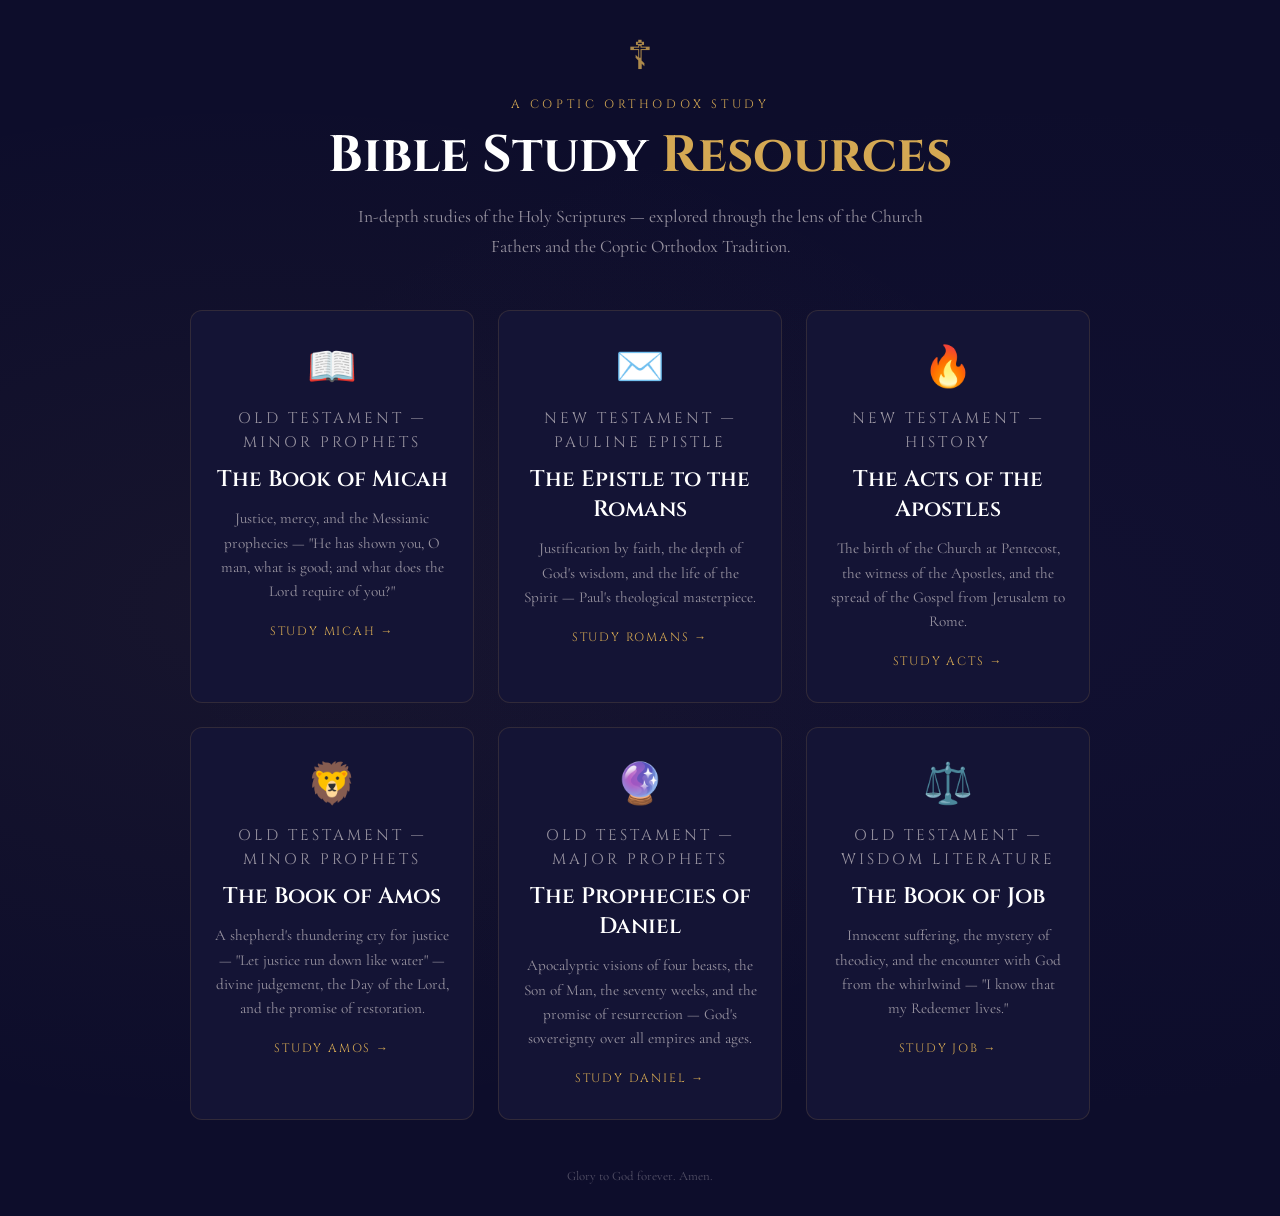
<file: index.html>
<!DOCTYPE html>
<html lang="en">
<head>
  <meta charset="UTF-8">
  <meta name="viewport" content="width=device-width, initial-scale=1.0">
  <meta name="description" content="Coptic Orthodox Bible Study Resources — In-depth studies of Micah, Romans, Acts, Amos, Daniel, and Job with patristic commentary.">
  <title>Coptic Orthodox Bible Study Resources</title>
  <link href="https://fonts.googleapis.com/css2?family=Cinzel:wght@400;600;700&family=Cormorant+Garamond:ital,wght@0,400;0,600;1,400&display=swap" rel="stylesheet">
  <style>
    *, *::before, *::after { margin: 0; padding: 0; box-sizing: border-box; }
    :root {
      --bg: #0d0d2b;
      --surface: #141435;
      --gold: #d4a853;
      --gold-dim: #b8923f;
      --text: #e0ddd5;
      --text-dim: #9994a1;
    }
    body {
      font-family: 'Cormorant Garamond', Georgia, serif;
      background: var(--bg);
      color: var(--text);
      min-height: 100vh;
      display: flex;
      flex-direction: column;
      align-items: center;
      justify-content: center;
      padding: 2rem;
      background-image:
        radial-gradient(ellipse at 20% 50%, rgba(212,168,83,0.05) 0%, transparent 60%),
        radial-gradient(ellipse at 80% 50%, rgba(100,80,160,0.05) 0%, transparent 60%);
    }
    .container {
      max-width: 900px;
      width: 100%;
      text-align: center;
    }
    .cross {
      font-size: 2.5rem;
      color: var(--gold);
      margin-bottom: 1rem;
      opacity: 0.8;
    }
    .subtitle {
      font-family: 'Cinzel', serif;
      font-size: 0.75rem;
      letter-spacing: 0.3em;
      text-transform: uppercase;
      color: var(--gold);
      margin-bottom: 0.8rem;
    }
    h1 {
      font-family: 'Cinzel', serif;
      font-size: clamp(2rem, 5vw, 3.2rem);
      font-weight: 700;
      color: #fff;
      line-height: 1.2;
      margin-bottom: 1rem;
    }
    h1 span { color: var(--gold); }
    .desc {
      font-size: 1.1rem;
      line-height: 1.7;
      color: var(--text-dim);
      max-width: 600px;
      margin: 0 auto 3rem;
    }
    .grid {
      display: grid;
      grid-template-columns: repeat(auto-fit, minmax(250px, 1fr));
      gap: 1.5rem;
      margin-bottom: 3rem;
    }
    .card {
      background: var(--surface);
      border: 1px solid rgba(212,168,83,0.15);
      border-radius: 12px;
      padding: 2rem 1.5rem;
      text-decoration: none;
      color: var(--text);
      transition: all 0.3s ease;
      position: relative;
      overflow: hidden;
    }
    .card::before {
      content: '';
      position: absolute;
      top: 0; left: 0; right: 0;
      height: 3px;
      background: linear-gradient(90deg, transparent, var(--gold), transparent);
      opacity: 0;
      transition: opacity 0.3s ease;
    }
    .card:hover {
      border-color: rgba(212,168,83,0.4);
      transform: translateY(-4px);
      box-shadow: 0 12px 40px rgba(0,0,0,0.3);
    }
    .card:hover::before { opacity: 1; }
    .card-icon {
      font-size: 2.5rem;
      margin-bottom: 1rem;
      display: block;
    }
    .card-book {
      font-family: 'Cinzel', serif;
      font-size: 0.65rem;
      letter-spacing: 0.2em;
      text-transform: uppercase;
      color: var(--gold);
      margin-bottom: 0.5rem;
    }
    .card h2 {
      font-family: 'Cinzel', serif;
      font-size: 1.4rem;
      font-weight: 600;
      color: #fff;
      margin-bottom: 0.8rem;
    }
    .card p {
      font-size: 0.95rem;
      line-height: 1.6;
      color: var(--text-dim);
    }
    .card-arrow {
      display: inline-block;
      margin-top: 1.2rem;
      color: var(--gold);
      font-family: 'Cinzel', serif;
      font-size: 0.75rem;
      letter-spacing: 0.15em;
      text-transform: uppercase;
      transition: transform 0.3s ease;
    }
    .card:hover .card-arrow { transform: translateX(6px); }
    footer {
      margin-top: 2rem;
      text-align: center;
      color: var(--text-dim);
      font-size: 0.8rem;
      opacity: 0.5;
    }
    @media (max-width: 600px) {
      .grid { grid-template-columns: 1fr; }
    }
  </style>
</head>
<body>
  <div class="container">
    <div class="cross">☦</div>
    <p class="subtitle">A Coptic Orthodox Study</p>
    <h1>Bible Study <span>Resources</span></h1>
    <p class="desc">In-depth studies of the Holy Scriptures — explored through the lens of the Church Fathers and the Coptic Orthodox Tradition.</p>

    <div class="grid">
      <a href="micah/" class="card">
        <span class="card-icon">📖</span>
        <p class="card-book">Old Testament — Minor Prophets</p>
        <h2>The Book of Micah</h2>
        <p>Justice, mercy, and the Messianic prophecies — "He has shown you, O man, what is good; and what does the Lord require of you?"</p>
        <span class="card-arrow">Study Micah →</span>
      </a>
      <a href="romans/" class="card">
        <span class="card-icon">✉️</span>
        <p class="card-book">New Testament — Pauline Epistle</p>
        <h2>The Epistle to the Romans</h2>
        <p>Justification by faith, the depth of God's wisdom, and the life of the Spirit — Paul's theological masterpiece.</p>
        <span class="card-arrow">Study Romans →</span>
      </a>
      <a href="acts/" class="card">
        <span class="card-icon">🔥</span>
        <p class="card-book">New Testament — History</p>
        <h2>The Acts of the Apostles</h2>
        <p>The birth of the Church at Pentecost, the witness of the Apostles, and the spread of the Gospel from Jerusalem to Rome.</p>
        <span class="card-arrow">Study Acts →</span>
      </a>
      <a href="amos/" class="card">
        <span class="card-icon">🦁</span>
        <p class="card-book">Old Testament — Minor Prophets</p>
        <h2>The Book of Amos</h2>
        <p>A shepherd's thundering cry for justice — "Let justice run down like water" — divine judgement, the Day of the Lord, and the promise of restoration.</p>
        <span class="card-arrow">Study Amos →</span>
      </a>
      <a href="daniel/" class="card">
        <span class="card-icon">🔮</span>
        <p class="card-book">Old Testament — Major Prophets</p>
        <h2>The Prophecies of Daniel</h2>
        <p>Apocalyptic visions of four beasts, the Son of Man, the seventy weeks, and the promise of resurrection — God's sovereignty over all empires and ages.</p>
        <span class="card-arrow">Study Daniel →</span>
      </a>
      <a href="job/" class="card">
        <span class="card-icon">⚖️</span>
        <p class="card-book">Old Testament — Wisdom Literature</p>
        <h2>The Book of Job</h2>
        <p>Innocent suffering, the mystery of theodicy, and the encounter with God from the whirlwind — "I know that my Redeemer lives."</p>
        <span class="card-arrow">Study Job →</span>
      </a>
    </div>

    <footer>
      <p>Glory to God forever. Amen.</p>
    </footer>
  </div>
</body>
</html>
</file>
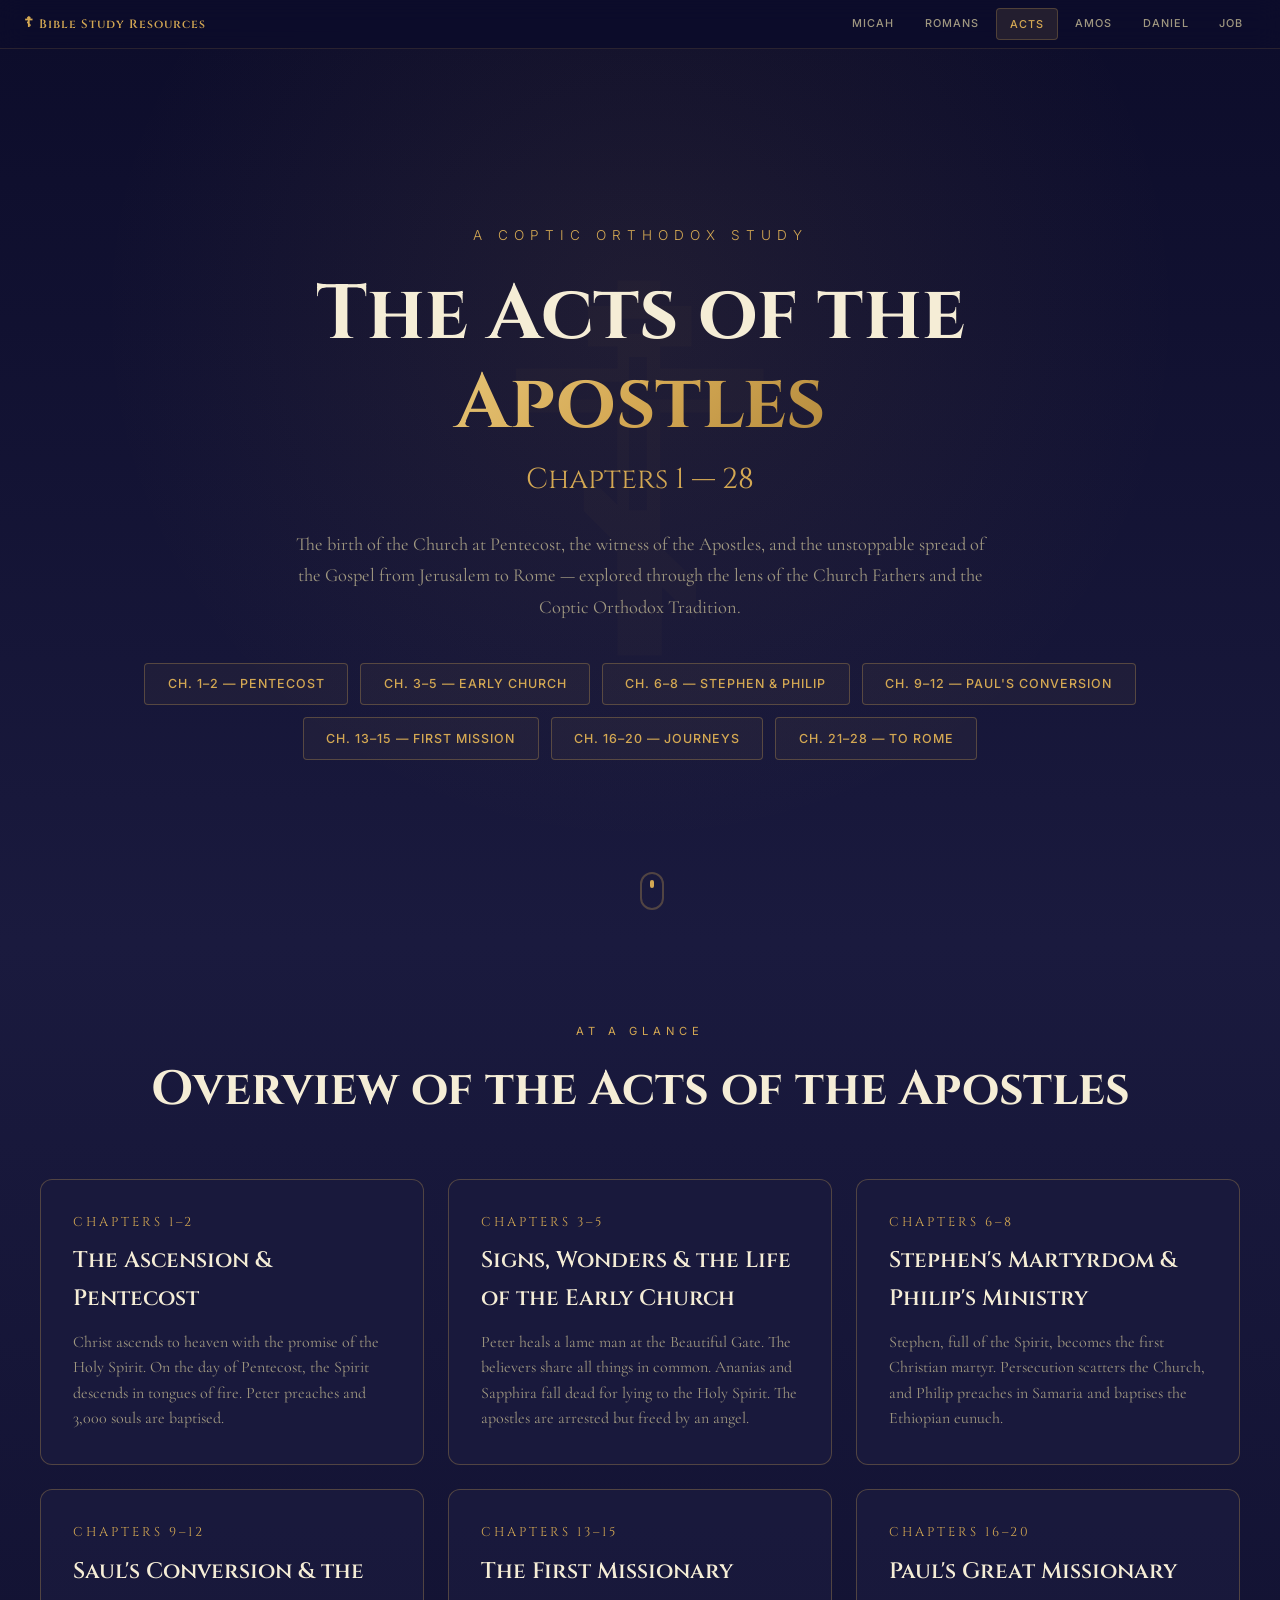
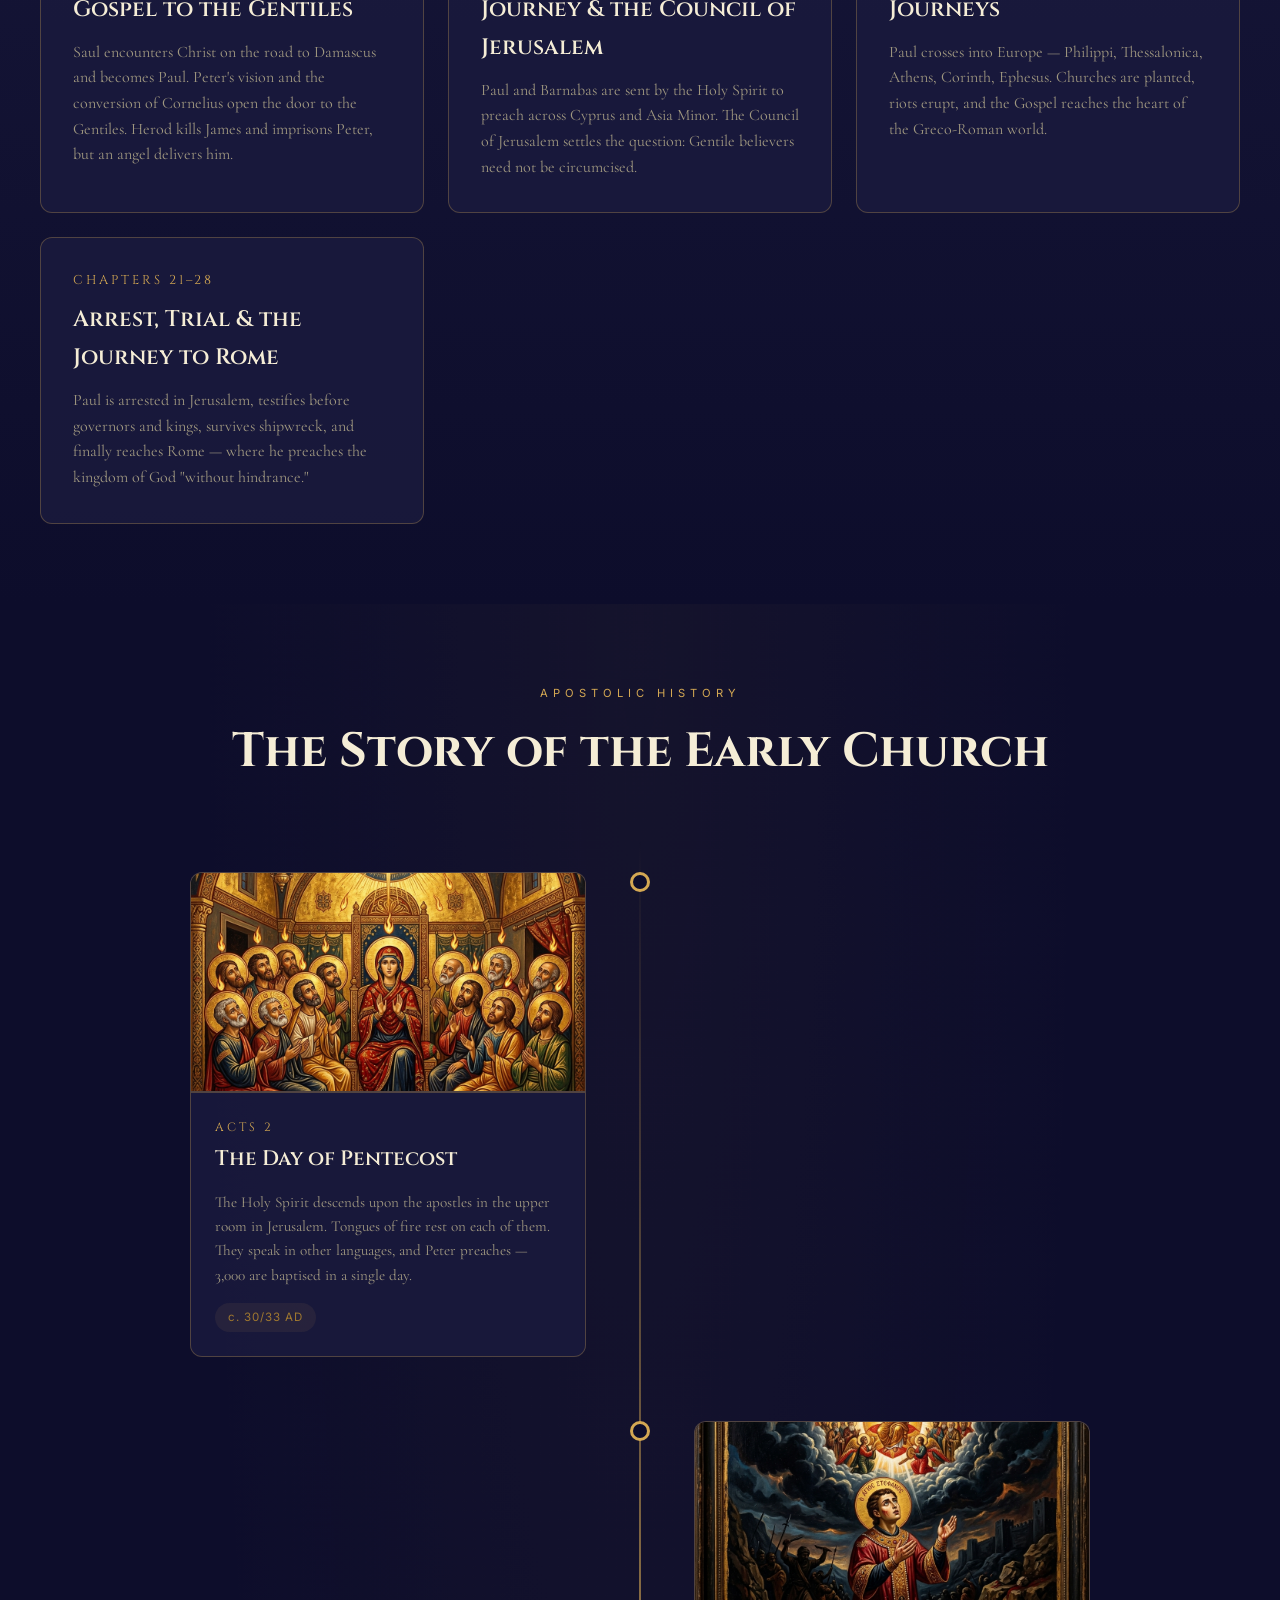
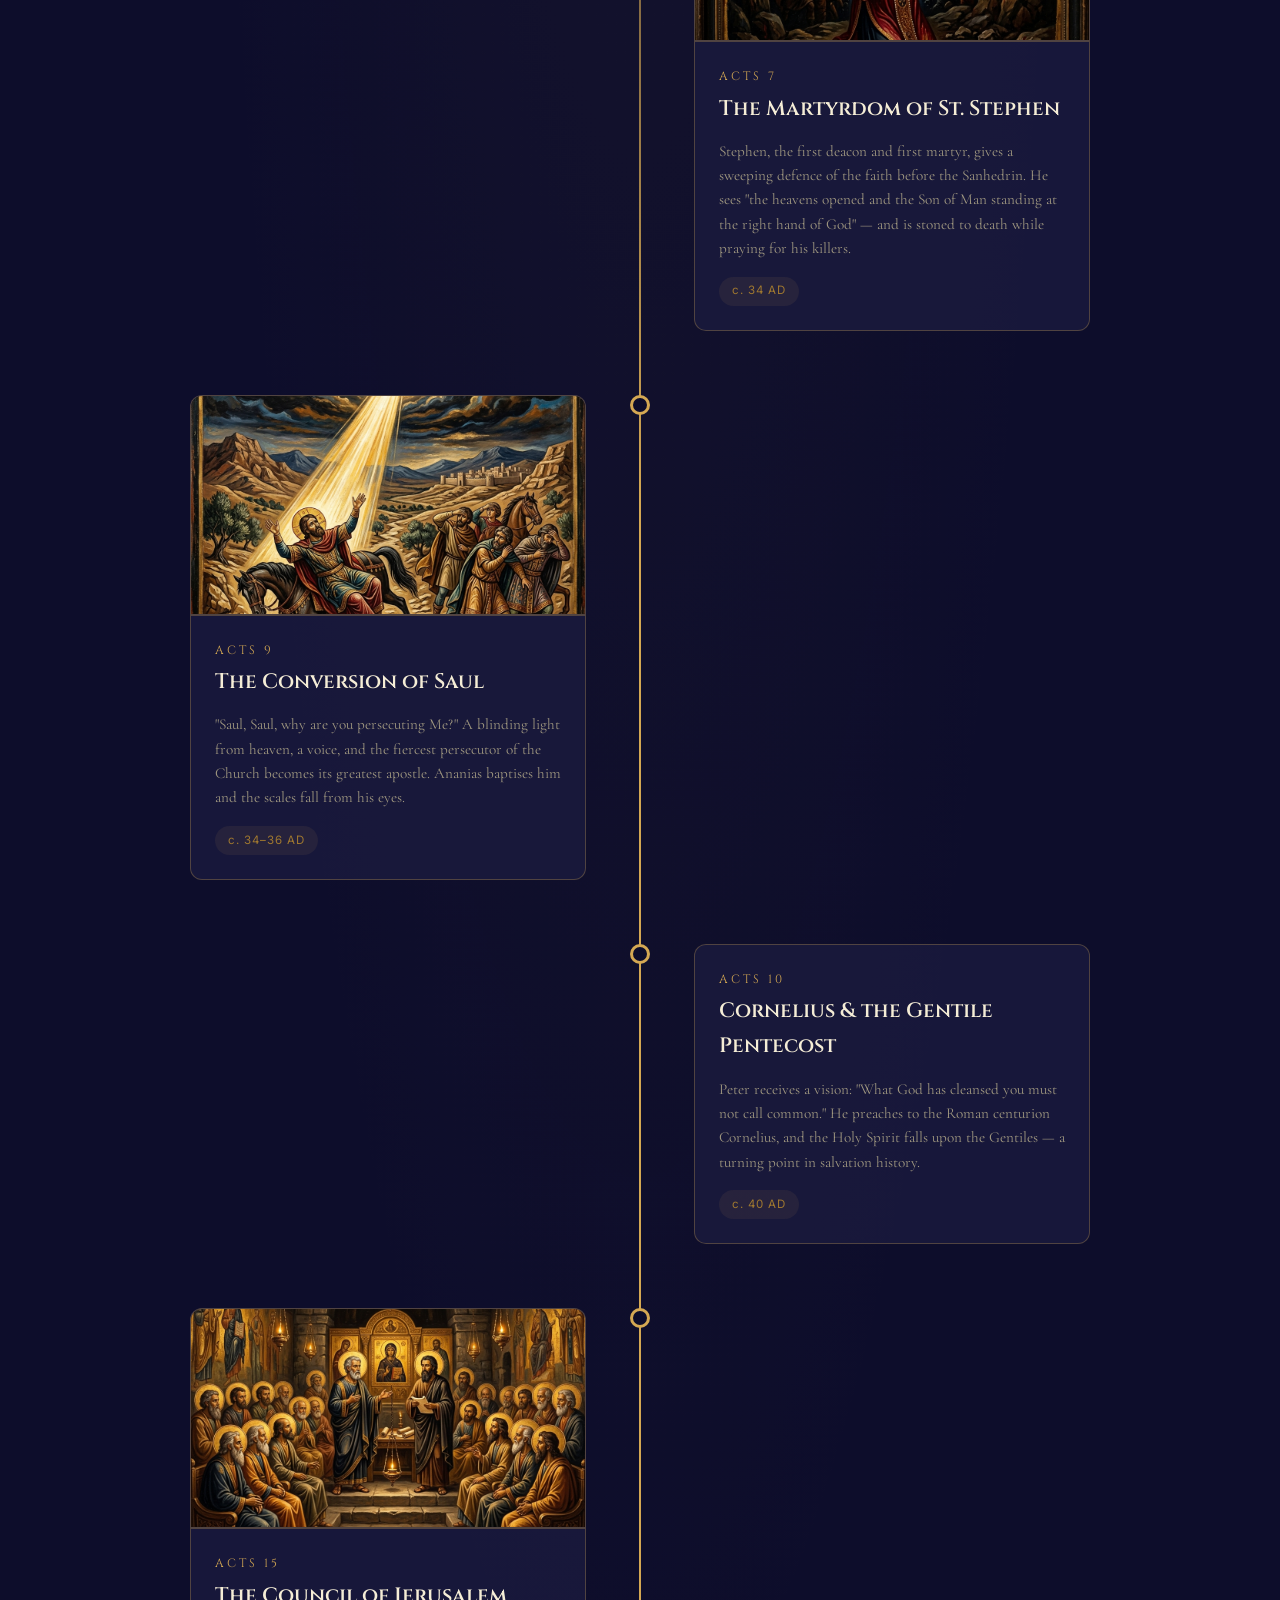
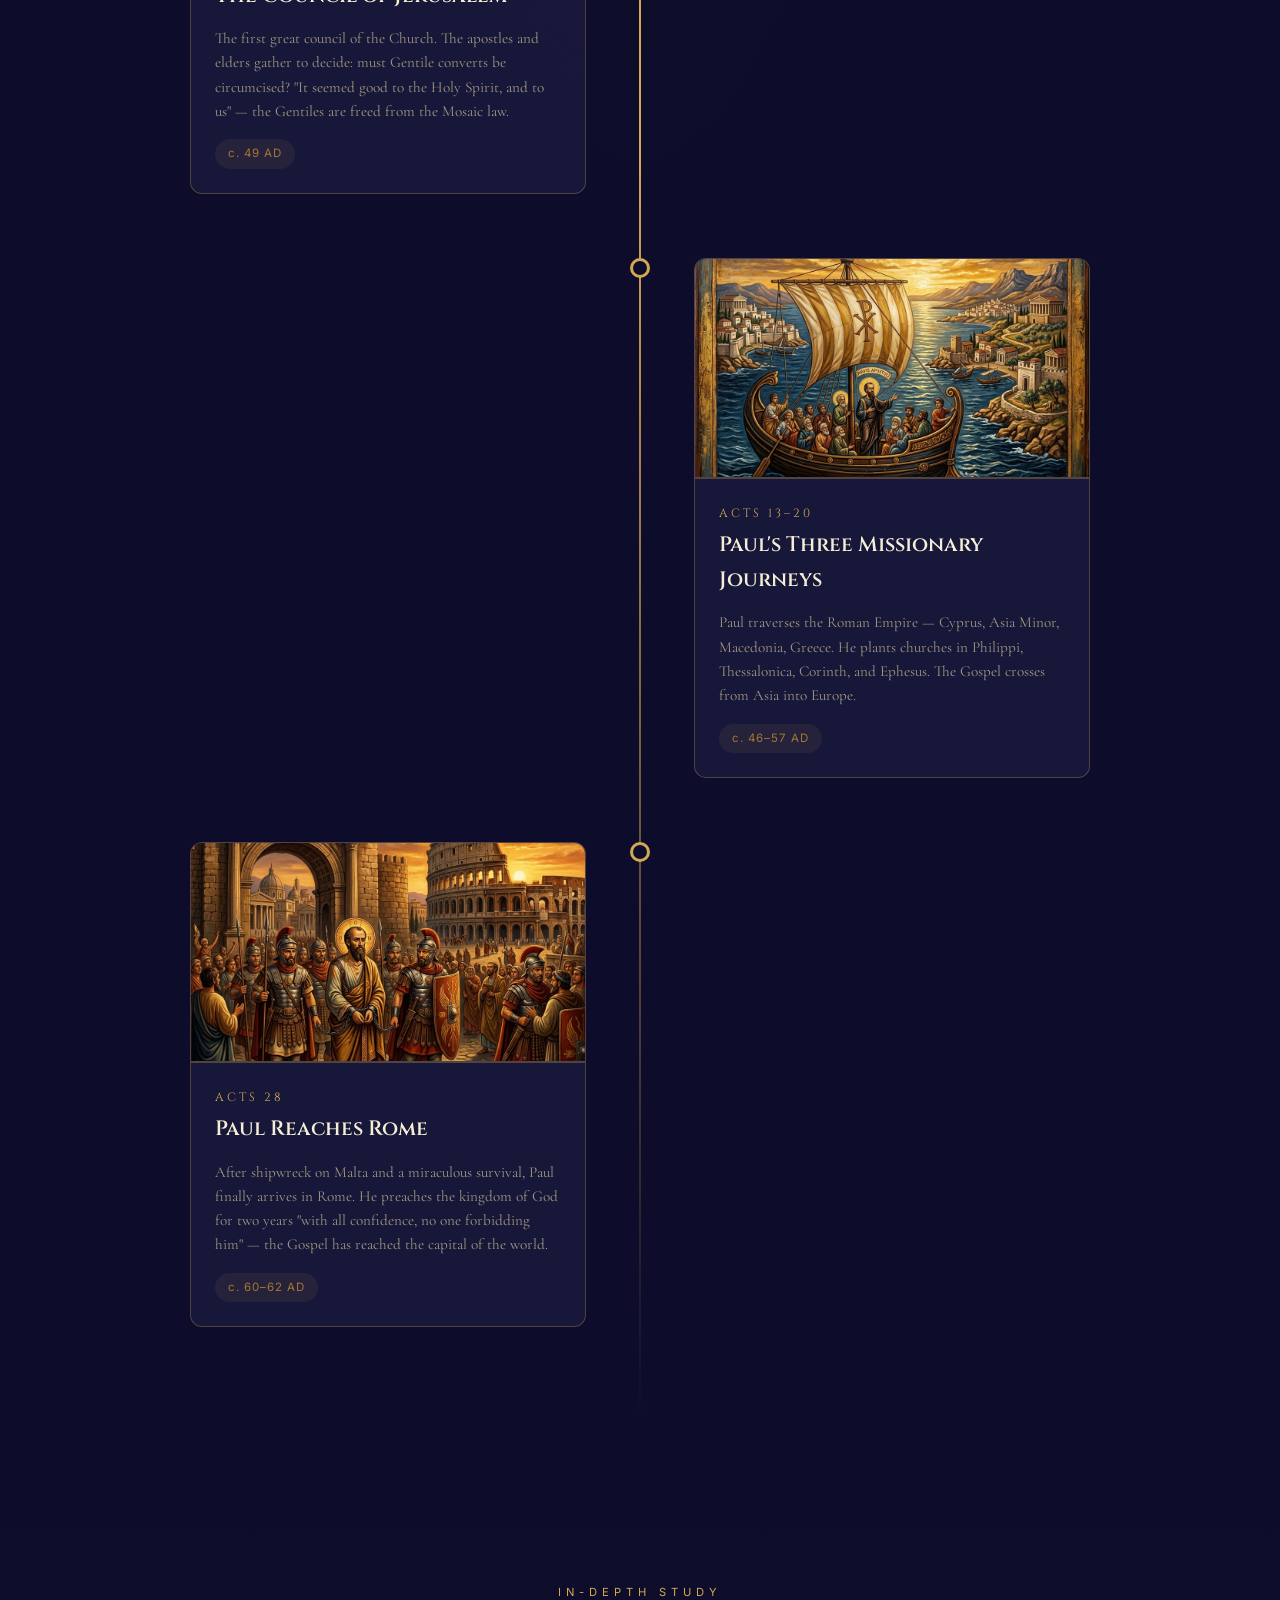
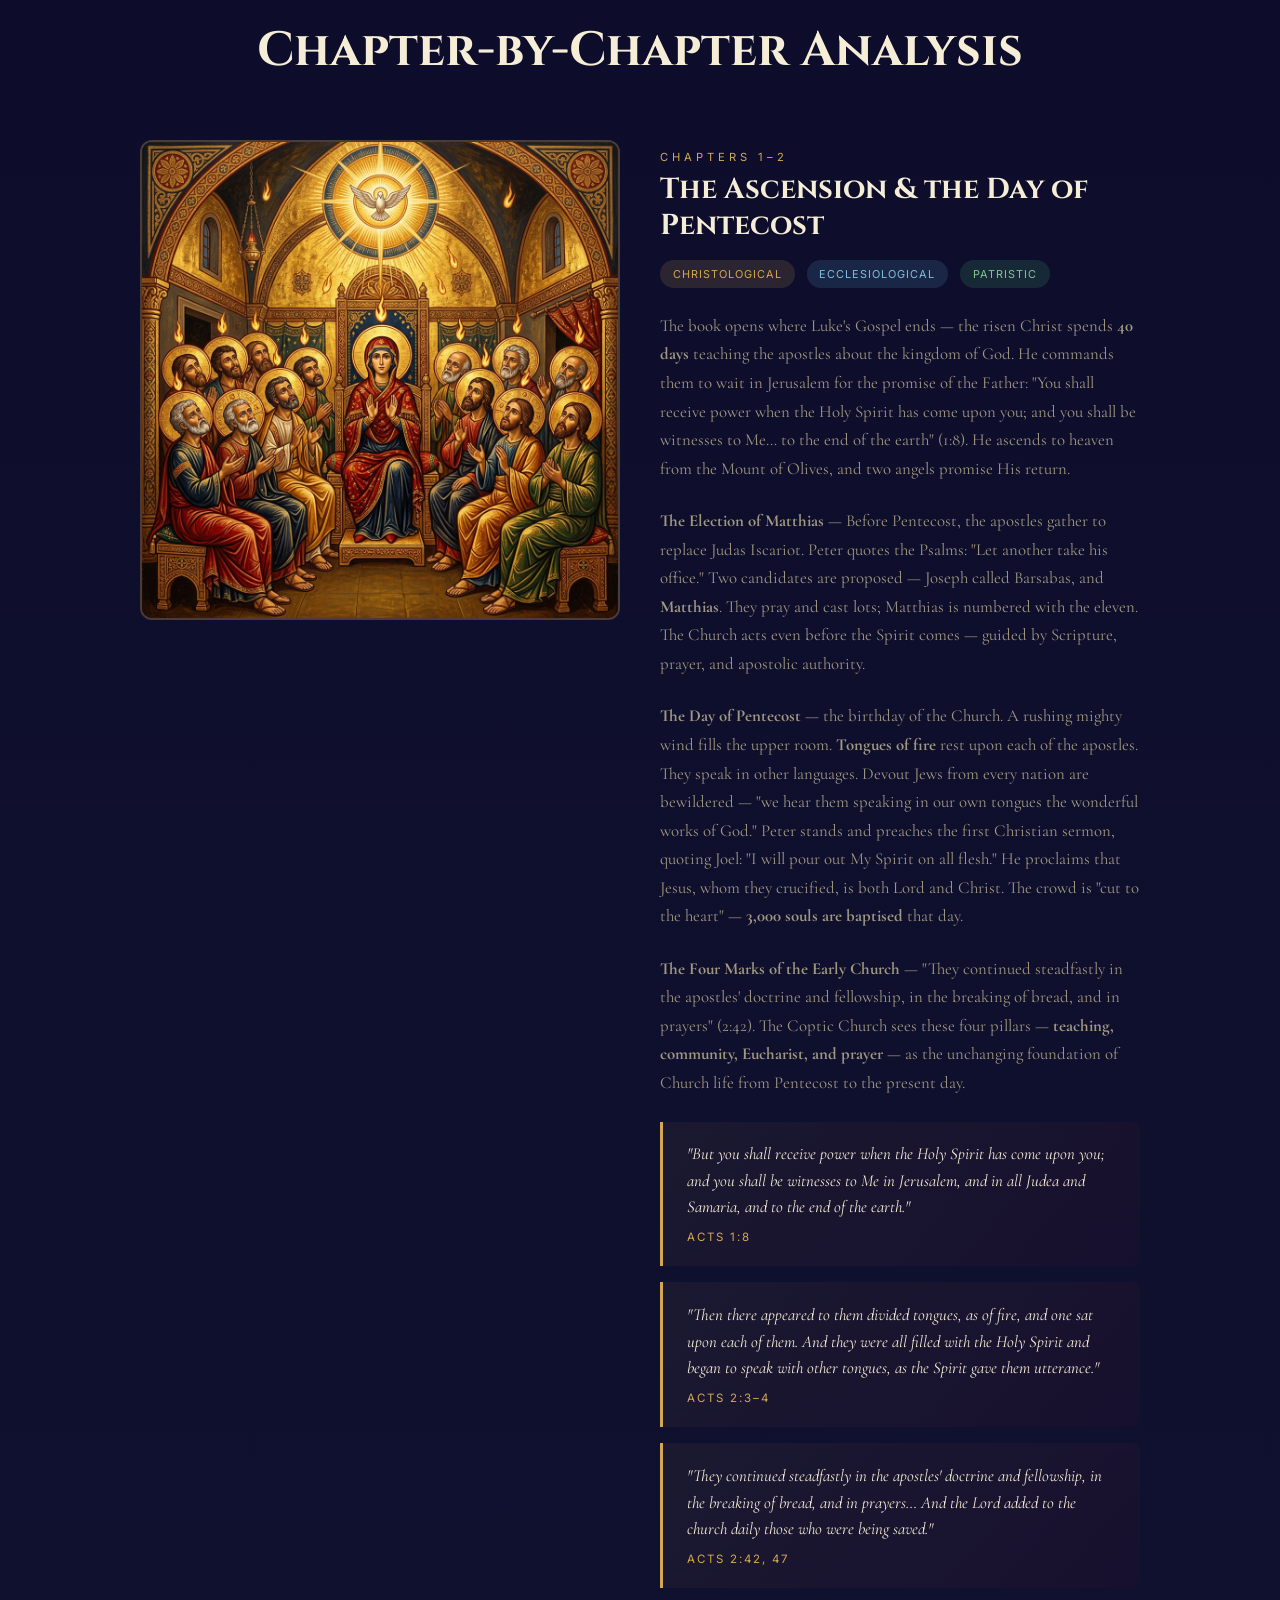
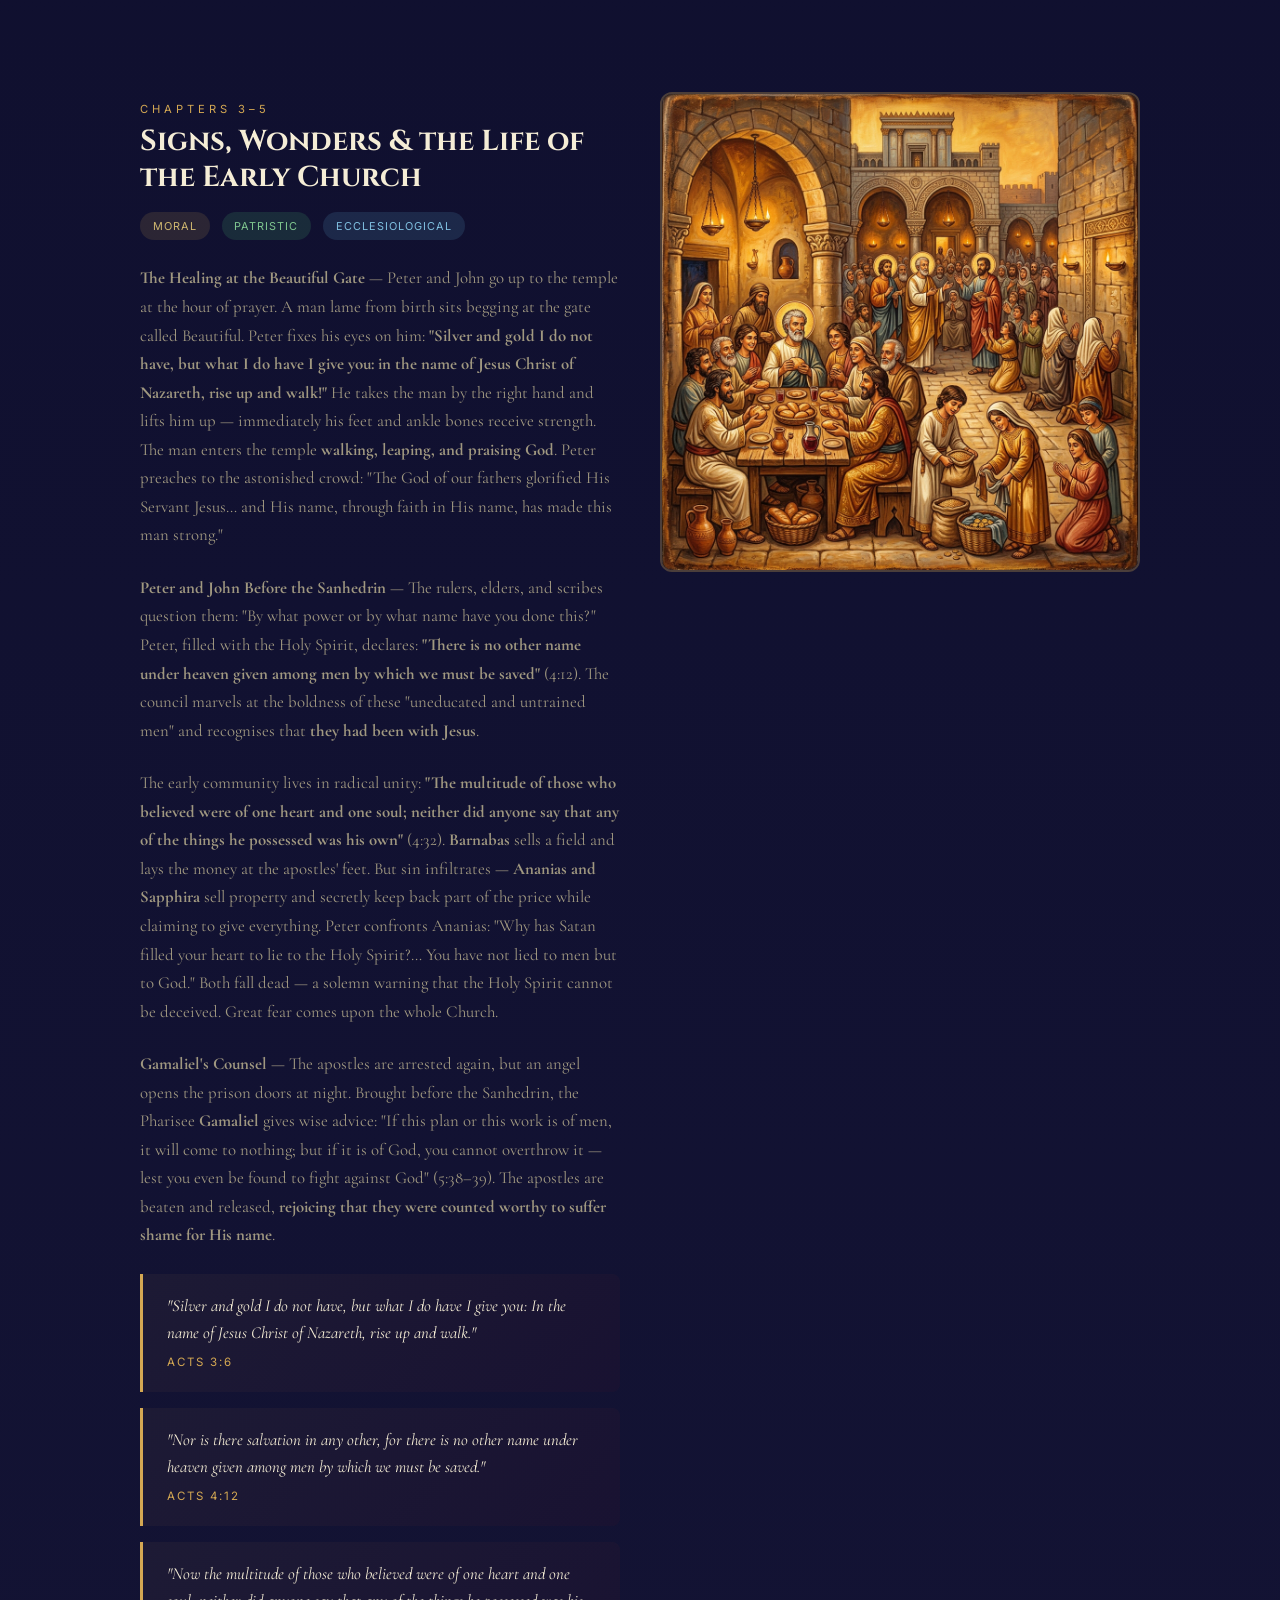
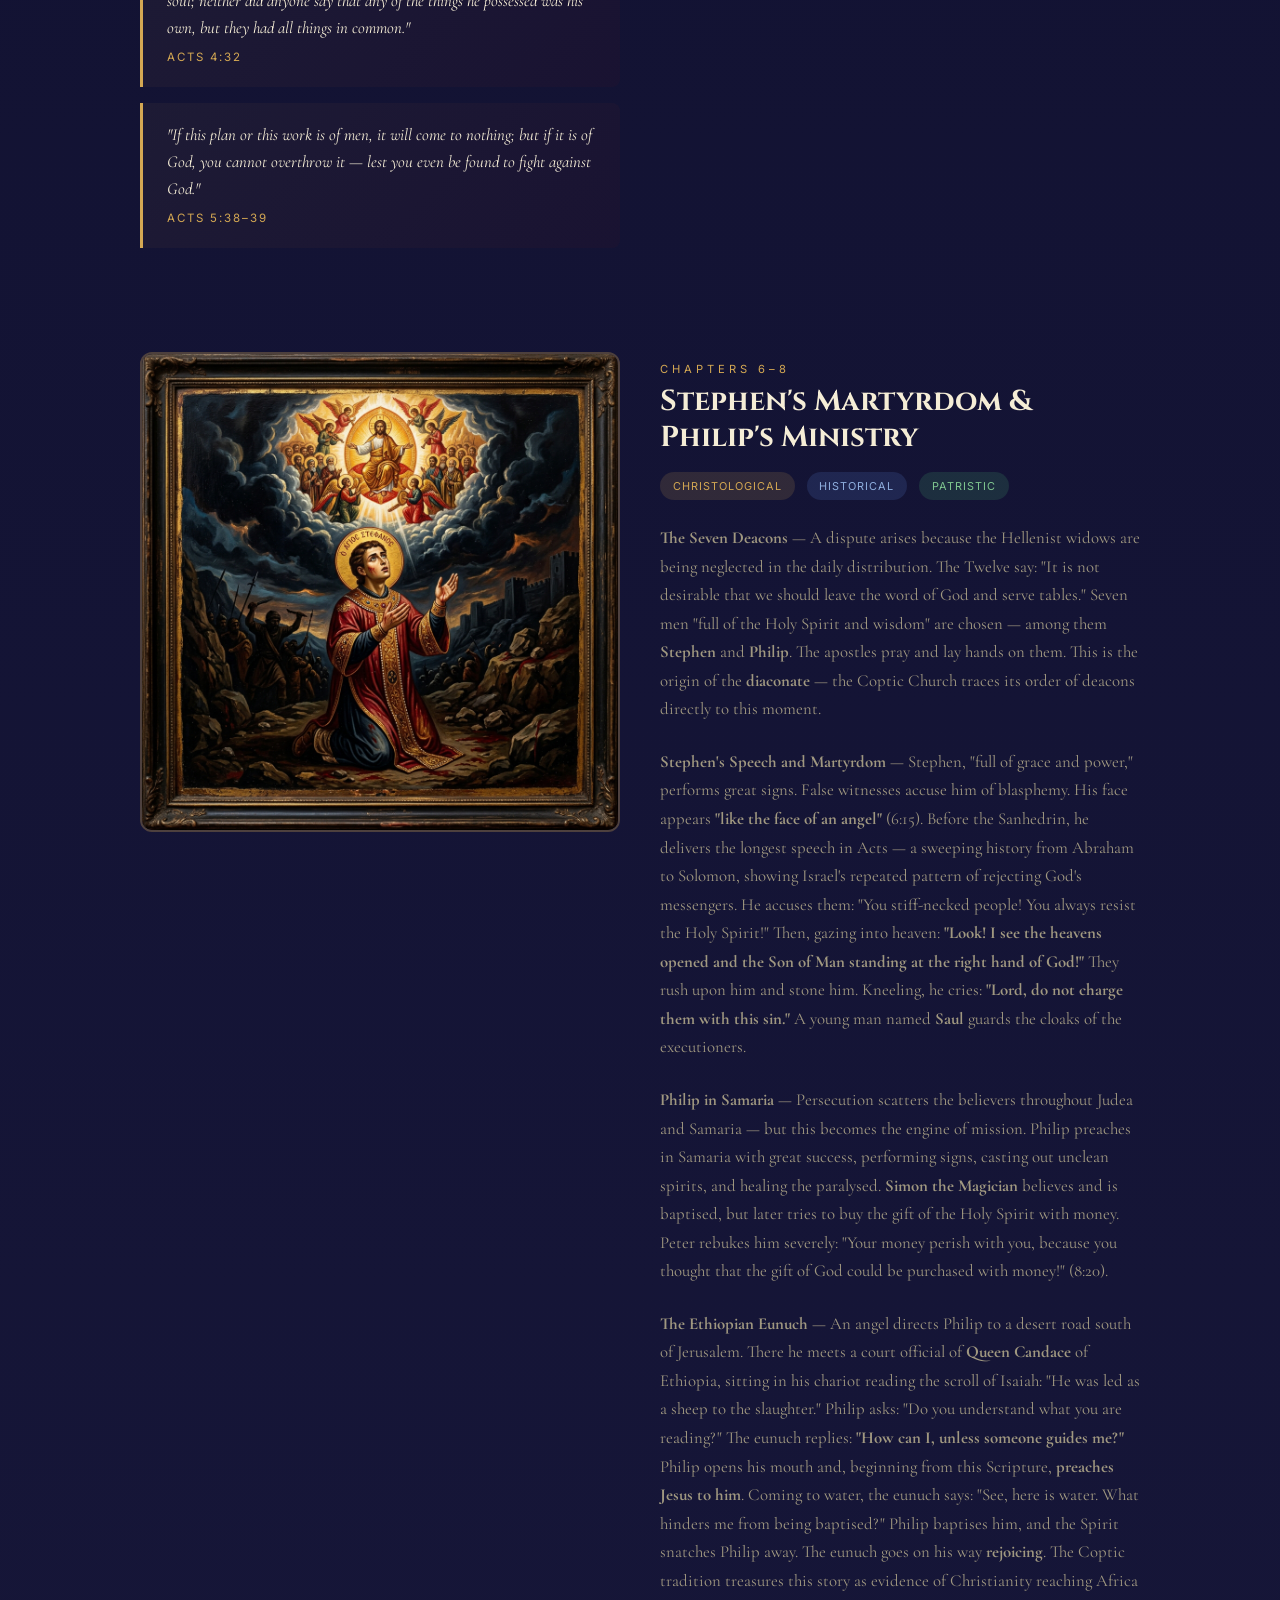
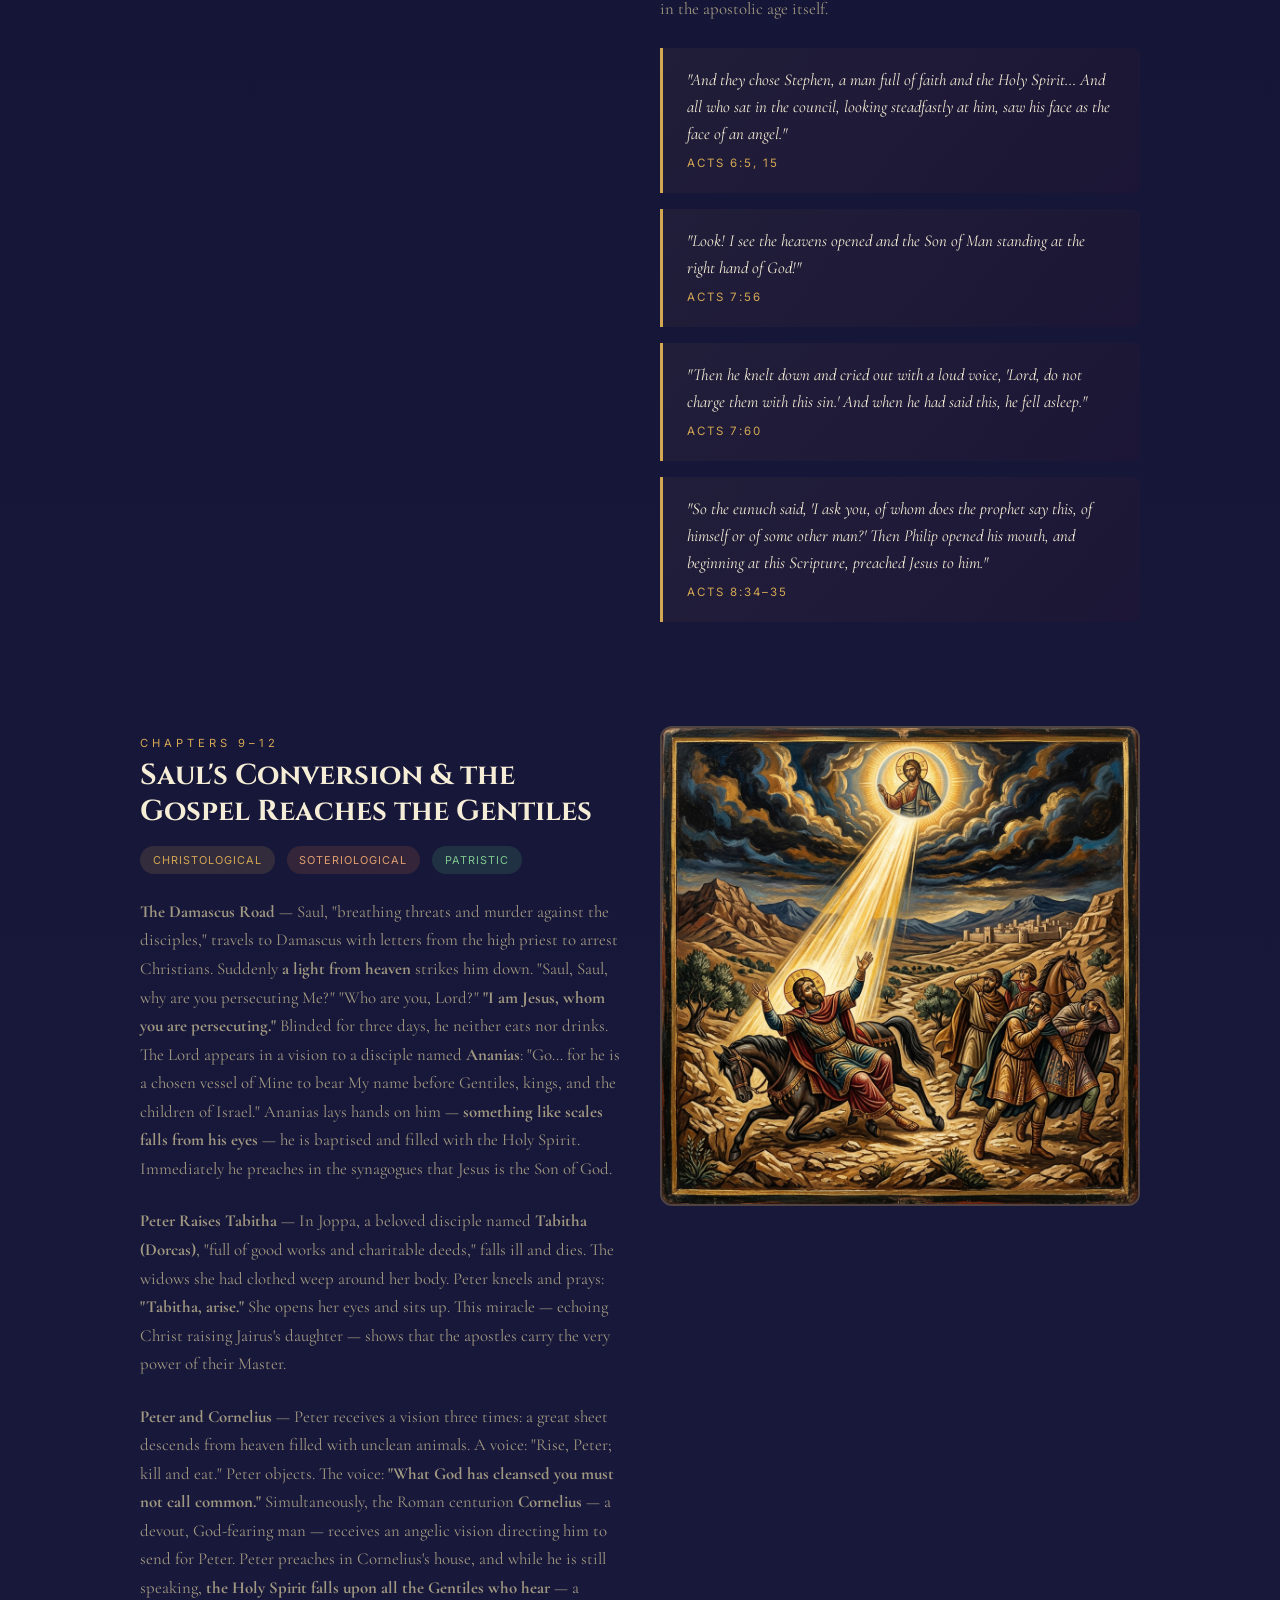
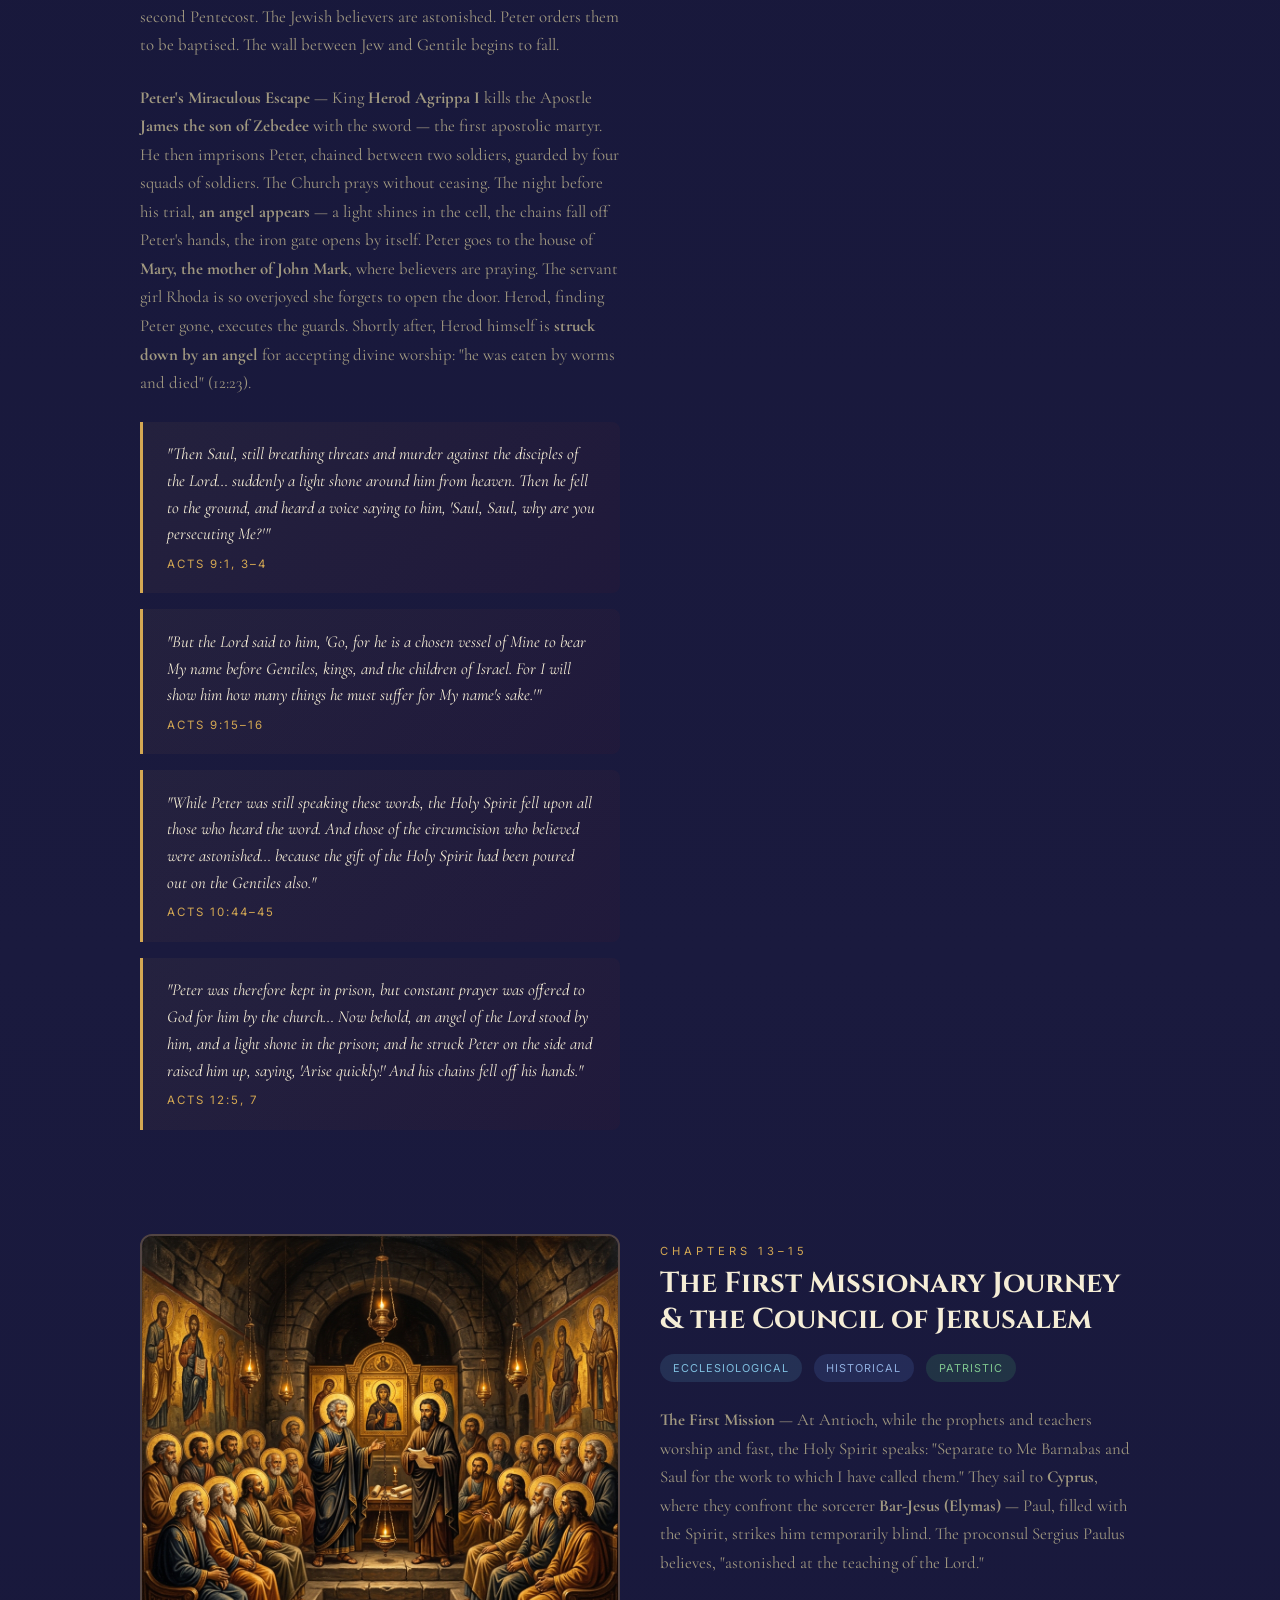
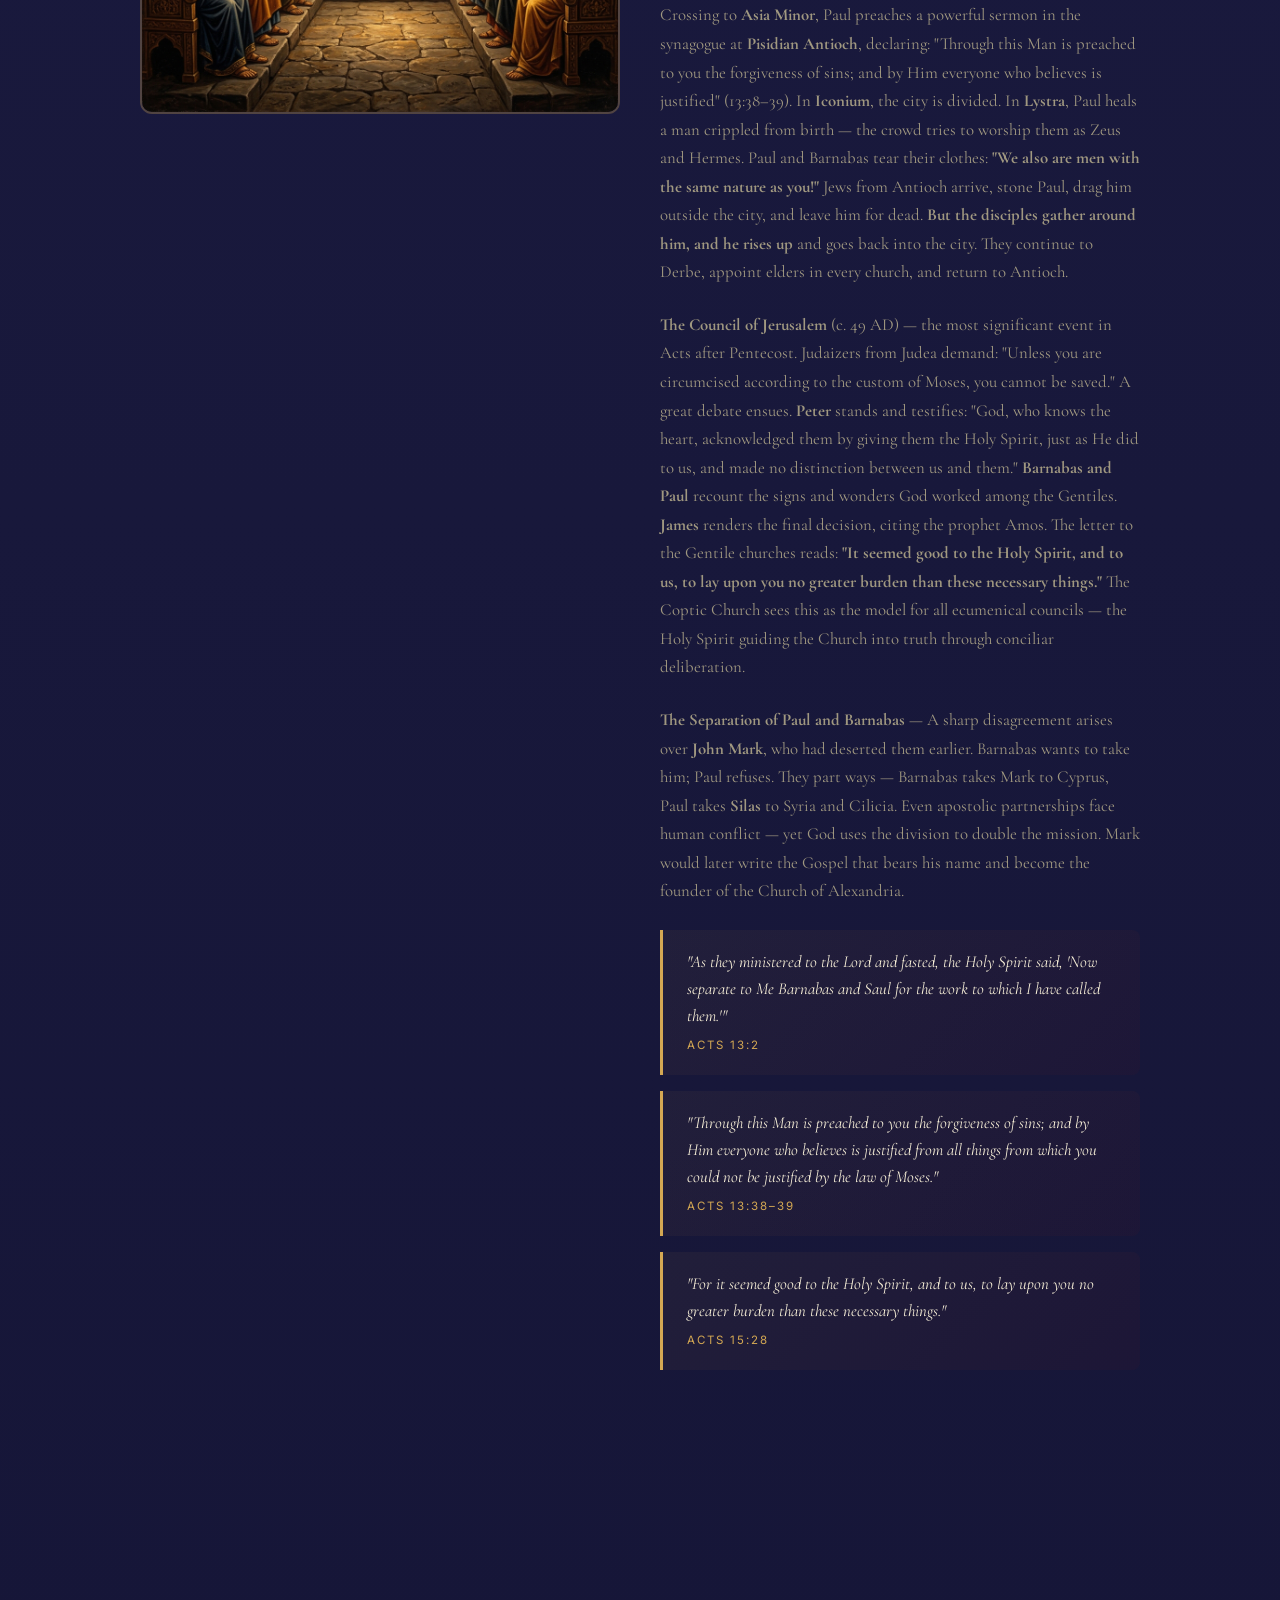
<file: acts/index.html>
<!DOCTYPE html>
<html lang="en">
<head>
  <meta charset="UTF-8">
  <meta name="viewport" content="width=device-width, initial-scale=1.0">
  <meta name="description" content="An in-depth study of the Acts of the Apostles — the birth of the Church, the coming of the Holy Spirit, and the spread of the Gospel to the ends of the earth — from a Coptic Orthodox perspective with patristic commentary.">
  <title>The Acts of the Apostles — The Birth of the Church | Coptic Orthodox Study</title>
  <link rel="stylesheet" href="style.css">
</head>
<body>

<!-- ===== HOME NAV ===== -->
<nav class="home-nav">
  <a href="../" class="home-link">☦ <span>Bible Study Resources</span></a>
  <div class="home-nav-books">
    <a href="../micah/">Micah</a>
    <a href="../romans/">Romans</a>
    <a href="../acts/" class="active">Acts</a>
    <a href="../amos/">Amos</a>
    <a href="../daniel/">Daniel</a>
    <a href="../job/">Job</a>
  </div>
</nav>

<!-- ===== HERO ===== -->
<section class="hero" id="top">
  <p class="hero-subtitle">A Coptic Orthodox Study</p>
  <h1 class="hero-title">The Acts of the <span>Apostles</span></h1>
  <p class="hero-chapters">Chapters 1 — 28</p>
  <p class="hero-desc">The birth of the Church at Pentecost, the witness of the Apostles, and the unstoppable spread of the Gospel from Jerusalem to Rome — explored through the lens of the Church Fathers and the Coptic Orthodox Tradition.</p>
  <nav class="hero-nav">
    <a href="#ch1-2">Ch. 1–2 — Pentecost</a>
    <a href="#ch3-5">Ch. 3–5 — Early Church</a>
    <a href="#ch6-8">Ch. 6–8 — Stephen &amp; Philip</a>
    <a href="#ch9-12">Ch. 9–12 — Paul's Conversion</a>
    <a href="#ch13-15">Ch. 13–15 — First Mission</a>
    <a href="#ch16-20">Ch. 16–20 — Journeys</a>
    <a href="#ch21-28">Ch. 21–28 — To Rome</a>
  </nav>
  <div class="scroll-indicator"><span></span></div>
</section>

<!-- ===== OVERVIEW ===== -->
<section class="overview" id="overview">
  <p class="section-label">At a Glance</p>
  <h2 class="section-title">Overview of the Acts of the Apostles</h2>
  <div class="overview-grid">
    <a href="#ch1-2" class="overview-card" style="text-decoration:none">
      <p class="card-chapter">Chapters 1–2</p>
      <h3 class="card-title">The Ascension &amp; Pentecost</h3>
      <p class="card-desc">Christ ascends to heaven with the promise of the Holy Spirit. On the day of Pentecost, the Spirit descends in tongues of fire. Peter preaches and 3,000 souls are baptised.</p>
    </a>
    <a href="#ch3-5" class="overview-card" style="text-decoration:none">
      <p class="card-chapter">Chapters 3–5</p>
      <h3 class="card-title">Signs, Wonders &amp; the Life of the Early Church</h3>
      <p class="card-desc">Peter heals a lame man at the Beautiful Gate. The believers share all things in common. Ananias and Sapphira fall dead for lying to the Holy Spirit. The apostles are arrested but freed by an angel.</p>
    </a>
    <a href="#ch6-8" class="overview-card" style="text-decoration:none">
      <p class="card-chapter">Chapters 6–8</p>
      <h3 class="card-title">Stephen's Martyrdom &amp; Philip's Ministry</h3>
      <p class="card-desc">Stephen, full of the Spirit, becomes the first Christian martyr. Persecution scatters the Church, and Philip preaches in Samaria and baptises the Ethiopian eunuch.</p>
    </a>
    <a href="#ch9-12" class="overview-card" style="text-decoration:none">
      <p class="card-chapter">Chapters 9–12</p>
      <h3 class="card-title">Saul's Conversion &amp; the Gospel to the Gentiles</h3>
      <p class="card-desc">Saul encounters Christ on the road to Damascus and becomes Paul. Peter's vision and the conversion of Cornelius open the door to the Gentiles. Herod kills James and imprisons Peter, but an angel delivers him.</p>
    </a>
    <a href="#ch13-15" class="overview-card" style="text-decoration:none">
      <p class="card-chapter">Chapters 13–15</p>
      <h3 class="card-title">The First Missionary Journey &amp; the Council of Jerusalem</h3>
      <p class="card-desc">Paul and Barnabas are sent by the Holy Spirit to preach across Cyprus and Asia Minor. The Council of Jerusalem settles the question: Gentile believers need not be circumcised.</p>
    </a>
    <a href="#ch16-20" class="overview-card" style="text-decoration:none">
      <p class="card-chapter">Chapters 16–20</p>
      <h3 class="card-title">Paul's Great Missionary Journeys</h3>
      <p class="card-desc">Paul crosses into Europe — Philippi, Thessalonica, Athens, Corinth, Ephesus. Churches are planted, riots erupt, and the Gospel reaches the heart of the Greco-Roman world.</p>
    </a>
    <a href="#ch21-28" class="overview-card" style="text-decoration:none">
      <p class="card-chapter">Chapters 21–28</p>
      <h3 class="card-title">Arrest, Trial &amp; the Journey to Rome</h3>
      <p class="card-desc">Paul is arrested in Jerusalem, testifies before governors and kings, survives shipwreck, and finally reaches Rome — where he preaches the kingdom of God "without hindrance."</p>
    </a>
  </div>
</section>

<!-- ===== HISTORICAL TIMELINE ===== -->
<section class="timeline-section" id="timeline">
  <p class="section-label">Apostolic History</p>
  <h2 class="section-title">The Story of the Early Church</h2>
  <div class="timeline">

    <div class="timeline-item"><div class="timeline-dot"></div>
      <div class="timeline-content">
        <img src="images/pentecost-fire.png" alt="The Day of Pentecost" class="timeline-img">
        <div class="timeline-body">
          <p class="timeline-chapter">Acts 2</p>
          <h3 class="timeline-title">The Day of Pentecost</h3>
          <p class="timeline-text">The Holy Spirit descends upon the apostles in the upper room in Jerusalem. Tongues of fire rest on each of them. They speak in other languages, and Peter preaches — 3,000 are baptised in a single day.</p>
          <span class="timeline-date">c. 30/33 AD</span>
        </div>
      </div>
    </div>

    <div class="timeline-item"><div class="timeline-dot"></div>
      <div class="timeline-content">
        <img src="images/stephen-martyr.png" alt="Martyrdom of St. Stephen" class="timeline-img">
        <div class="timeline-body">
          <p class="timeline-chapter">Acts 7</p>
          <h3 class="timeline-title">The Martyrdom of St. Stephen</h3>
          <p class="timeline-text">Stephen, the first deacon and first martyr, gives a sweeping defence of the faith before the Sanhedrin. He sees "the heavens opened and the Son of Man standing at the right hand of God" — and is stoned to death while praying for his killers.</p>
          <span class="timeline-date">c. 34 AD</span>
        </div>
      </div>
    </div>

    <div class="timeline-item"><div class="timeline-dot"></div>
      <div class="timeline-content">
        <img src="images/paul-conversion.png" alt="Conversion of Saul" class="timeline-img">
        <div class="timeline-body">
          <p class="timeline-chapter">Acts 9</p>
          <h3 class="timeline-title">The Conversion of Saul</h3>
          <p class="timeline-text">"Saul, Saul, why are you persecuting Me?" A blinding light from heaven, a voice, and the fiercest persecutor of the Church becomes its greatest apostle. Ananias baptises him and the scales fall from his eyes.</p>
          <span class="timeline-date">c. 34–36 AD</span>
        </div>
      </div>
    </div>

    <div class="timeline-item"><div class="timeline-dot"></div>
      <div class="timeline-content">
        <div class="timeline-body">
          <p class="timeline-chapter">Acts 10</p>
          <h3 class="timeline-title">Cornelius &amp; the Gentile Pentecost</h3>
          <p class="timeline-text">Peter receives a vision: "What God has cleansed you must not call common." He preaches to the Roman centurion Cornelius, and the Holy Spirit falls upon the Gentiles — a turning point in salvation history.</p>
          <span class="timeline-date">c. 40 AD</span>
        </div>
      </div>
    </div>

    <div class="timeline-item"><div class="timeline-dot"></div>
      <div class="timeline-content">
        <img src="images/jerusalem-council.png" alt="Council of Jerusalem" class="timeline-img">
        <div class="timeline-body">
          <p class="timeline-chapter">Acts 15</p>
          <h3 class="timeline-title">The Council of Jerusalem</h3>
          <p class="timeline-text">The first great council of the Church. The apostles and elders gather to decide: must Gentile converts be circumcised? "It seemed good to the Holy Spirit, and to us" — the Gentiles are freed from the Mosaic law.</p>
          <span class="timeline-date">c. 49 AD</span>
        </div>
      </div>
    </div>

    <div class="timeline-item"><div class="timeline-dot"></div>
      <div class="timeline-content">
        <img src="images/missionary-journeys.png" alt="Paul's Missionary Journeys" class="timeline-img">
        <div class="timeline-body">
          <p class="timeline-chapter">Acts 13–20</p>
          <h3 class="timeline-title">Paul's Three Missionary Journeys</h3>
          <p class="timeline-text">Paul traverses the Roman Empire — Cyprus, Asia Minor, Macedonia, Greece. He plants churches in Philippi, Thessalonica, Corinth, and Ephesus. The Gospel crosses from Asia into Europe.</p>
          <span class="timeline-date">c. 46–57 AD</span>
        </div>
      </div>
    </div>

    <div class="timeline-item"><div class="timeline-dot"></div>
      <div class="timeline-content">
        <img src="images/paul-rome.png" alt="Paul arrives in Rome" class="timeline-img">
        <div class="timeline-body">
          <p class="timeline-chapter">Acts 28</p>
          <h3 class="timeline-title">Paul Reaches Rome</h3>
          <p class="timeline-text">After shipwreck on Malta and a miraculous survival, Paul finally arrives in Rome. He preaches the kingdom of God for two years "with all confidence, no one forbidding him" — the Gospel has reached the capital of the world.</p>
          <span class="timeline-date">c. 60–62 AD</span>
        </div>
      </div>
    </div>

  </div>
</section>

<!-- ===== CHAPTER DETAILS ===== -->
<section class="chapters-detail" id="chapters">
  <p class="section-label">In-Depth Study</p>
  <h2 class="section-title">Chapter-by-Chapter Analysis</h2>

  <!-- CHAPTERS 1–2 -->
  <div class="chapter-block" id="ch1-2">
    <div class="chapter-image-wrap">
      <img src="images/pentecost-fire.png" alt="Acts 1–2 — The Ascension and Pentecost">
    </div>
    <div class="chapter-info">
      <p class="ch-label">Chapters 1–2</p>
      <h3 class="ch-title">The Ascension &amp; the Day of Pentecost</h3>
      <div style="margin-bottom:1rem">
        <span class="interp-tag christological">Christological</span>
        <span class="interp-tag ecclesiological">Ecclesiological</span>
        <span class="interp-tag patristic">Patristic</span>
      </div>
      <p class="ch-summary">The book opens where Luke's Gospel ends — the risen Christ spends <strong>40 days</strong> teaching the apostles about the kingdom of God. He commands them to wait in Jerusalem for the promise of the Father: "You shall receive power when the Holy Spirit has come upon you; and you shall be witnesses to Me… to the end of the earth" (1:8). He ascends to heaven from the Mount of Olives, and two angels promise His return.</p>
      <p class="ch-summary"><strong>The Election of Matthias</strong> — Before Pentecost, the apostles gather to replace Judas Iscariot. Peter quotes the Psalms: "Let another take his office." Two candidates are proposed — Joseph called Barsabas, and <strong>Matthias</strong>. They pray and cast lots; Matthias is numbered with the eleven. The Church acts even before the Spirit comes — guided by Scripture, prayer, and apostolic authority.</p>
      <p class="ch-summary"><strong>The Day of Pentecost</strong> — the birthday of the Church. A rushing mighty wind fills the upper room. <strong>Tongues of fire</strong> rest upon each of the apostles. They speak in other languages. Devout Jews from every nation are bewildered — "we hear them speaking in our own tongues the wonderful works of God." Peter stands and preaches the first Christian sermon, quoting Joel: "I will pour out My Spirit on all flesh." He proclaims that Jesus, whom they crucified, is both Lord and Christ. The crowd is "cut to the heart" — <strong>3,000 souls are baptised</strong> that day.</p>
      <p class="ch-summary"><strong>The Four Marks of the Early Church</strong> — "They continued steadfastly in the apostles' doctrine and fellowship, in the breaking of bread, and in prayers" (2:42). The Coptic Church sees these four pillars — <strong>teaching, community, Eucharist, and prayer</strong> — as the unchanging foundation of Church life from Pentecost to the present day.</p>

      <div class="verse-block">
        <p class="verse-text">"But you shall receive power when the Holy Spirit has come upon you; and you shall be witnesses to Me in Jerusalem, and in all Judea and Samaria, and to the end of the earth."</p>
        <p class="verse-ref">Acts 1:8</p>
      </div>
      <div class="verse-block">
        <p class="verse-text">"Then there appeared to them divided tongues, as of fire, and one sat upon each of them. And they were all filled with the Holy Spirit and began to speak with other tongues, as the Spirit gave them utterance."</p>
        <p class="verse-ref">Acts 2:3–4</p>
      </div>
      <div class="verse-block">
        <p class="verse-text">"They continued steadfastly in the apostles' doctrine and fellowship, in the breaking of bread, and in prayers… And the Lord added to the church daily those who were being saved."</p>
        <p class="verse-ref">Acts 2:42, 47</p>
      </div>
    </div>
  </div>

  <!-- CHAPTERS 3–5 -->
  <div class="chapter-block" id="ch3-5">
    <div class="chapter-image-wrap">
      <img src="images/early-church.png" alt="Acts 3–5 — The Early Church">
    </div>
    <div class="chapter-info">
      <p class="ch-label">Chapters 3–5</p>
      <h3 class="ch-title">Signs, Wonders &amp; the Life of the Early Church</h3>
      <div style="margin-bottom:1rem">
        <span class="interp-tag moral">Moral</span>
        <span class="interp-tag patristic">Patristic</span>
        <span class="interp-tag ecclesiological">Ecclesiological</span>
      </div>
      <p class="ch-summary"><strong>The Healing at the Beautiful Gate</strong> — Peter and John go up to the temple at the hour of prayer. A man lame from birth sits begging at the gate called Beautiful. Peter fixes his eyes on him: <strong>"Silver and gold I do not have, but what I do have I give you: in the name of Jesus Christ of Nazareth, rise up and walk!"</strong> He takes the man by the right hand and lifts him up — immediately his feet and ankle bones receive strength. The man enters the temple <strong>walking, leaping, and praising God</strong>. Peter preaches to the astonished crowd: "The God of our fathers glorified His Servant Jesus… and His name, through faith in His name, has made this man strong."</p>
      <p class="ch-summary"><strong>Peter and John Before the Sanhedrin</strong> — The rulers, elders, and scribes question them: "By what power or by what name have you done this?" Peter, filled with the Holy Spirit, declares: <strong>"There is no other name under heaven given among men by which we must be saved"</strong> (4:12). The council marvels at the boldness of these "uneducated and untrained men" and recognises that <strong>they had been with Jesus</strong>.</p>
      <p class="ch-summary">The early community lives in radical unity: <strong>"The multitude of those who believed were of one heart and one soul; neither did anyone say that any of the things he possessed was his own"</strong> (4:32). <strong>Barnabas</strong> sells a field and lays the money at the apostles' feet. But sin infiltrates — <strong>Ananias and Sapphira</strong> sell property and secretly keep back part of the price while claiming to give everything. Peter confronts Ananias: "Why has Satan filled your heart to lie to the Holy Spirit?… You have not lied to men but to God." Both fall dead — a solemn warning that the Holy Spirit cannot be deceived. Great fear comes upon the whole Church.</p>
      <p class="ch-summary"><strong>Gamaliel's Counsel</strong> — The apostles are arrested again, but an angel opens the prison doors at night. Brought before the Sanhedrin, the Pharisee <strong>Gamaliel</strong> gives wise advice: "If this plan or this work is of men, it will come to nothing; but if it is of God, you cannot overthrow it — lest you even be found to fight against God" (5:38–39). The apostles are beaten and released, <strong>rejoicing that they were counted worthy to suffer shame for His name</strong>.</p>

      <div class="verse-block">
        <p class="verse-text">"Silver and gold I do not have, but what I do have I give you: In the name of Jesus Christ of Nazareth, rise up and walk."</p>
        <p class="verse-ref">Acts 3:6</p>
      </div>
      <div class="verse-block">
        <p class="verse-text">"Nor is there salvation in any other, for there is no other name under heaven given among men by which we must be saved."</p>
        <p class="verse-ref">Acts 4:12</p>
      </div>
      <div class="verse-block">
        <p class="verse-text">"Now the multitude of those who believed were of one heart and one soul; neither did anyone say that any of the things he possessed was his own, but they had all things in common."</p>
        <p class="verse-ref">Acts 4:32</p>
      </div>
      <div class="verse-block">
        <p class="verse-text">"If this plan or this work is of men, it will come to nothing; but if it is of God, you cannot overthrow it — lest you even be found to fight against God."</p>
        <p class="verse-ref">Acts 5:38–39</p>
      </div>
    </div>
  </div>

  <!-- CHAPTERS 6–8 -->
  <div class="chapter-block" id="ch6-8">
    <div class="chapter-image-wrap">
      <img src="images/stephen-martyr.png" alt="Acts 6–8 — Stephen and Philip">
    </div>
    <div class="chapter-info">
      <p class="ch-label">Chapters 6–8</p>
      <h3 class="ch-title">Stephen's Martyrdom &amp; Philip's Ministry</h3>
      <div style="margin-bottom:1rem">
        <span class="interp-tag christological">Christological</span>
        <span class="interp-tag historical">Historical</span>
        <span class="interp-tag patristic">Patristic</span>
      </div>
      <p class="ch-summary"><strong>The Seven Deacons</strong> — A dispute arises because the Hellenist widows are being neglected in the daily distribution. The Twelve say: "It is not desirable that we should leave the word of God and serve tables." Seven men "full of the Holy Spirit and wisdom" are chosen — among them <strong>Stephen</strong> and <strong>Philip</strong>. The apostles pray and lay hands on them. This is the origin of the <strong>diaconate</strong> — the Coptic Church traces its order of deacons directly to this moment.</p>
      <p class="ch-summary"><strong>Stephen's Speech and Martyrdom</strong> — Stephen, "full of grace and power," performs great signs. False witnesses accuse him of blasphemy. His face appears <strong>"like the face of an angel"</strong> (6:15). Before the Sanhedrin, he delivers the longest speech in Acts — a sweeping history from Abraham to Solomon, showing Israel's repeated pattern of rejecting God's messengers. He accuses them: "You stiff-necked people! You always resist the Holy Spirit!" Then, gazing into heaven: <strong>"Look! I see the heavens opened and the Son of Man standing at the right hand of God!"</strong> They rush upon him and stone him. Kneeling, he cries: <strong>"Lord, do not charge them with this sin."</strong> A young man named <strong>Saul</strong> guards the cloaks of the executioners.</p>
      <p class="ch-summary"><strong>Philip in Samaria</strong> — Persecution scatters the believers throughout Judea and Samaria — but this becomes the engine of mission. Philip preaches in Samaria with great success, performing signs, casting out unclean spirits, and healing the paralysed. <strong>Simon the Magician</strong> believes and is baptised, but later tries to buy the gift of the Holy Spirit with money. Peter rebukes him severely: "Your money perish with you, because you thought that the gift of God could be purchased with money!" (8:20).</p>
      <p class="ch-summary"><strong>The Ethiopian Eunuch</strong> — An angel directs Philip to a desert road south of Jerusalem. There he meets a court official of <strong>Queen Candace</strong> of Ethiopia, sitting in his chariot reading the scroll of Isaiah: "He was led as a sheep to the slaughter." Philip asks: "Do you understand what you are reading?" The eunuch replies: <strong>"How can I, unless someone guides me?"</strong> Philip opens his mouth and, beginning from this Scripture, <strong>preaches Jesus to him</strong>. Coming to water, the eunuch says: "See, here is water. What hinders me from being baptised?" Philip baptises him, and the Spirit snatches Philip away. The eunuch goes on his way <strong>rejoicing</strong>. The Coptic tradition treasures this story as evidence of Christianity reaching Africa in the apostolic age itself.</p>

      <div class="verse-block">
        <p class="verse-text">"And they chose Stephen, a man full of faith and the Holy Spirit… And all who sat in the council, looking steadfastly at him, saw his face as the face of an angel."</p>
        <p class="verse-ref">Acts 6:5, 15</p>
      </div>
      <div class="verse-block">
        <p class="verse-text">"Look! I see the heavens opened and the Son of Man standing at the right hand of God!"</p>
        <p class="verse-ref">Acts 7:56</p>
      </div>
      <div class="verse-block">
        <p class="verse-text">"Then he knelt down and cried out with a loud voice, 'Lord, do not charge them with this sin.' And when he had said this, he fell asleep."</p>
        <p class="verse-ref">Acts 7:60</p>
      </div>
      <div class="verse-block">
        <p class="verse-text">"So the eunuch said, 'I ask you, of whom does the prophet say this, of himself or of some other man?' Then Philip opened his mouth, and beginning at this Scripture, preached Jesus to him."</p>
        <p class="verse-ref">Acts 8:34–35</p>
      </div>
    </div>
  </div>

  <!-- CHAPTERS 9–12 -->
  <div class="chapter-block" id="ch9-12">
    <div class="chapter-image-wrap">
      <img src="images/paul-conversion.png" alt="Acts 9–12 — Conversion of Saul">
    </div>
    <div class="chapter-info">
      <p class="ch-label">Chapters 9–12</p>
      <h3 class="ch-title">Saul's Conversion &amp; the Gospel Reaches the Gentiles</h3>
      <div style="margin-bottom:1rem">
        <span class="interp-tag christological">Christological</span>
        <span class="interp-tag soteriological">Soteriological</span>
        <span class="interp-tag patristic">Patristic</span>
      </div>
      <p class="ch-summary"><strong>The Damascus Road</strong> — Saul, "breathing threats and murder against the disciples," travels to Damascus with letters from the high priest to arrest Christians. Suddenly <strong>a light from heaven</strong> strikes him down. "Saul, Saul, why are you persecuting Me?" "Who are you, Lord?" <strong>"I am Jesus, whom you are persecuting."</strong> Blinded for three days, he neither eats nor drinks. The Lord appears in a vision to a disciple named <strong>Ananias</strong>: "Go… for he is a chosen vessel of Mine to bear My name before Gentiles, kings, and the children of Israel." Ananias lays hands on him — <strong>something like scales falls from his eyes</strong> — he is baptised and filled with the Holy Spirit. Immediately he preaches in the synagogues that Jesus is the Son of God.</p>
      <p class="ch-summary"><strong>Peter Raises Tabitha</strong> — In Joppa, a beloved disciple named <strong>Tabitha (Dorcas)</strong>, "full of good works and charitable deeds," falls ill and dies. The widows she had clothed weep around her body. Peter kneels and prays: <strong>"Tabitha, arise."</strong> She opens her eyes and sits up. This miracle — echoing Christ raising Jairus's daughter — shows that the apostles carry the very power of their Master.</p>
      <p class="ch-summary"><strong>Peter and Cornelius</strong> — Peter receives a vision three times: a great sheet descends from heaven filled with unclean animals. A voice: "Rise, Peter; kill and eat." Peter objects. The voice: <strong>"What God has cleansed you must not call common."</strong> Simultaneously, the Roman centurion <strong>Cornelius</strong> — a devout, God-fearing man — receives an angelic vision directing him to send for Peter. Peter preaches in Cornelius's house, and while he is still speaking, <strong>the Holy Spirit falls upon all the Gentiles who hear</strong> — a second Pentecost. The Jewish believers are astonished. Peter orders them to be baptised. The wall between Jew and Gentile begins to fall.</p>
      <p class="ch-summary"><strong>Peter's Miraculous Escape</strong> — King <strong>Herod Agrippa I</strong> kills the Apostle <strong>James the son of Zebedee</strong> with the sword — the first apostolic martyr. He then imprisons Peter, chained between two soldiers, guarded by four squads of soldiers. The Church prays without ceasing. The night before his trial, <strong>an angel appears</strong> — a light shines in the cell, the chains fall off Peter's hands, the iron gate opens by itself. Peter goes to the house of <strong>Mary, the mother of John Mark</strong>, where believers are praying. The servant girl Rhoda is so overjoyed she forgets to open the door. Herod, finding Peter gone, executes the guards. Shortly after, Herod himself is <strong>struck down by an angel</strong> for accepting divine worship: "he was eaten by worms and died" (12:23).</p>

      <div class="verse-block">
        <p class="verse-text">"Then Saul, still breathing threats and murder against the disciples of the Lord… suddenly a light shone around him from heaven. Then he fell to the ground, and heard a voice saying to him, 'Saul, Saul, why are you persecuting Me?'"</p>
        <p class="verse-ref">Acts 9:1, 3–4</p>
      </div>
      <div class="verse-block">
        <p class="verse-text">"But the Lord said to him, 'Go, for he is a chosen vessel of Mine to bear My name before Gentiles, kings, and the children of Israel. For I will show him how many things he must suffer for My name's sake.'"</p>
        <p class="verse-ref">Acts 9:15–16</p>
      </div>
      <div class="verse-block">
        <p class="verse-text">"While Peter was still speaking these words, the Holy Spirit fell upon all those who heard the word. And those of the circumcision who believed were astonished… because the gift of the Holy Spirit had been poured out on the Gentiles also."</p>
        <p class="verse-ref">Acts 10:44–45</p>
      </div>
      <div class="verse-block">
        <p class="verse-text">"Peter was therefore kept in prison, but constant prayer was offered to God for him by the church… Now behold, an angel of the Lord stood by him, and a light shone in the prison; and he struck Peter on the side and raised him up, saying, 'Arise quickly!' And his chains fell off his hands."</p>
        <p class="verse-ref">Acts 12:5, 7</p>
      </div>
    </div>
  </div>

  <!-- CHAPTERS 13–15 -->
  <div class="chapter-block" id="ch13-15">
    <div class="chapter-image-wrap">
      <img src="images/jerusalem-council.png" alt="Acts 13–15 — First Mission and Council">
    </div>
    <div class="chapter-info">
      <p class="ch-label">Chapters 13–15</p>
      <h3 class="ch-title">The First Missionary Journey &amp; the Council of Jerusalem</h3>
      <div style="margin-bottom:1rem">
        <span class="interp-tag ecclesiological">Ecclesiological</span>
        <span class="interp-tag historical">Historical</span>
        <span class="interp-tag patristic">Patristic</span>
      </div>
      <p class="ch-summary"><strong>The First Mission</strong> — At Antioch, while the prophets and teachers worship and fast, the Holy Spirit speaks: "Separate to Me Barnabas and Saul for the work to which I have called them." They sail to <strong>Cyprus</strong>, where they confront the sorcerer <strong>Bar-Jesus (Elymas)</strong> — Paul, filled with the Spirit, strikes him temporarily blind. The proconsul Sergius Paulus believes, "astonished at the teaching of the Lord."</p>
      <p class="ch-summary">Crossing to <strong>Asia Minor</strong>, Paul preaches a powerful sermon in the synagogue at <strong>Pisidian Antioch</strong>, declaring: "Through this Man is preached to you the forgiveness of sins; and by Him everyone who believes is justified" (13:38–39). In <strong>Iconium</strong>, the city is divided. In <strong>Lystra</strong>, Paul heals a man crippled from birth — the crowd tries to worship them as Zeus and Hermes. Paul and Barnabas tear their clothes: <strong>"We also are men with the same nature as you!"</strong> Jews from Antioch arrive, stone Paul, drag him outside the city, and leave him for dead. <strong>But the disciples gather around him, and he rises up</strong> and goes back into the city. They continue to Derbe, appoint elders in every church, and return to Antioch.</p>
      <p class="ch-summary"><strong>The Council of Jerusalem</strong> (c. 49 AD) — the most significant event in Acts after Pentecost. Judaizers from Judea demand: "Unless you are circumcised according to the custom of Moses, you cannot be saved." A great debate ensues. <strong>Peter</strong> stands and testifies: "God, who knows the heart, acknowledged them by giving them the Holy Spirit, just as He did to us, and made no distinction between us and them." <strong>Barnabas and Paul</strong> recount the signs and wonders God worked among the Gentiles. <strong>James</strong> renders the final decision, citing the prophet Amos. The letter to the Gentile churches reads: <strong>"It seemed good to the Holy Spirit, and to us, to lay upon you no greater burden than these necessary things."</strong> The Coptic Church sees this as the model for all ecumenical councils — the Holy Spirit guiding the Church into truth through conciliar deliberation.</p>
      <p class="ch-summary"><strong>The Separation of Paul and Barnabas</strong> — A sharp disagreement arises over <strong>John Mark</strong>, who had deserted them earlier. Barnabas wants to take him; Paul refuses. They part ways — Barnabas takes Mark to Cyprus, Paul takes <strong>Silas</strong> to Syria and Cilicia. Even apostolic partnerships face human conflict — yet God uses the division to double the mission. Mark would later write the Gospel that bears his name and become the founder of the Church of Alexandria.</p>

      <div class="verse-block">
        <p class="verse-text">"As they ministered to the Lord and fasted, the Holy Spirit said, 'Now separate to Me Barnabas and Saul for the work to which I have called them.'"</p>
        <p class="verse-ref">Acts 13:2</p>
      </div>
      <div class="verse-block">
        <p class="verse-text">"Through this Man is preached to you the forgiveness of sins; and by Him everyone who believes is justified from all things from which you could not be justified by the law of Moses."</p>
        <p class="verse-ref">Acts 13:38–39</p>
      </div>
      <div class="verse-block">
        <p class="verse-text">"For it seemed good to the Holy Spirit, and to us, to lay upon you no greater burden than these necessary things."</p>
        <p class="verse-ref">Acts 15:28</p>
      </div>
    </div>
  </div>

  <!-- CHAPTERS 16–20 -->
  <div class="chapter-block" id="ch16-20">
    <div class="chapter-image-wrap">
      <img src="images/missionary-journeys.png" alt="Acts 16–20 — Paul's Missionary Journeys">
    </div>
    <div class="chapter-info">
      <p class="ch-label">Chapters 16–20</p>
      <h3 class="ch-title">Paul's Great Missionary Journeys</h3>
      <div style="margin-bottom:1rem">
        <span class="interp-tag historical">Historical</span>
        <span class="interp-tag ecclesiological">Ecclesiological</span>
        <span class="interp-tag moral">Moral</span>
      </div>
      <p class="ch-summary"><strong>The Macedonian Call</strong> — Paul and Silas, joined by <strong>Timothy</strong> and later <strong>Luke</strong> (the "we" passages begin), are forbidden by the Spirit from preaching in Asia. At Troas, Paul sees a vision of a man from Macedonia: <strong>"Come over to Macedonia and help us."</strong> The Gospel crosses into <strong>Europe</strong>.</p>
      <p class="ch-summary"><strong>Philippi</strong> — <strong>Lydia</strong>, a seller of purple from Thyatira, becomes the first European convert: "The Lord opened her heart to heed the things spoken by Paul." She and her household are baptised. Later, Paul casts a spirit of divination out of a slave girl, enraging her owners. Paul and Silas are beaten and thrown into the inner prison, their feet in stocks. <strong>At midnight they sing hymns to God</strong> — suddenly an earthquake shakes the foundations, every door opens, every chain falls off. The jailer, about to kill himself, is stopped by Paul: "Do yourself no harm, for we are all here." Trembling, he asks: <strong>"Sirs, what must I do to be saved?"</strong> "Believe on the Lord Jesus Christ, and you will be saved, you and your household." He and his family are baptised <strong>that same hour of the night</strong>.</p>
      <p class="ch-summary"><strong>Thessalonica and Berea</strong> — In Thessalonica, Paul reasons from the Scriptures for three Sabbaths, "opening and demonstrating that the Christ had to suffer and rise again from the dead." Some believe, but jealous opponents form a mob. The believers send Paul away by night to <strong>Berea</strong>, where the Jews are described as <strong>"more fair-minded"</strong> — "they received the word with all readiness, and searched the Scriptures daily to find out whether these things were so" (17:11).</p>
      <p class="ch-summary"><strong>Athens — The Areopagus Address</strong> — Paul's spirit is provoked by the city full of idols. He debates with Epicurean and Stoic philosophers, who bring him to the Areopagus. His speech is a masterpiece of contextual evangelism: "The God who made the world and everything in it… does not dwell in temples made with hands." He quotes their own poets: <strong>"In Him we live and move and have our being."</strong> He declares the resurrection — some mock, but others believe, including <strong>Dionysius the Areopagite</strong> and a woman named <strong>Damaris</strong>.</p>
      <p class="ch-summary"><strong>Corinth</strong> — Paul stays 18 months, living with <strong>Aquila and Priscilla</strong>, tentmakers like himself. The Lord speaks to him in a vision: "Do not be afraid, but speak… for I have many people in this city." <strong>Ephesus</strong> — extraordinary miracles occur; even handkerchiefs from Paul's body heal the sick. The sons of Sceva, Jewish exorcists, try to use Jesus' name without knowing Him — the evil spirit answers: <strong>"Jesus I know, and Paul I know; but who are you?"</strong> and overpowers them. Many who practised magic bring their books and burn them publicly — the value: <strong>50,000 pieces of silver</strong>. A riot erupts when the silversmith <strong>Demetrius</strong> fears for the trade in idols of Artemis; the crowd chants "Great is Artemis of the Ephesians!" for two hours.</p>
      <p class="ch-summary"><strong>Paul's Farewell at Miletus</strong> — One of the most moving passages in Acts. Paul summons the Ephesian elders and speaks with tears: "I have coveted no one's silver or gold… I have shown you that by working hard we must help the weak, remembering the words of the Lord Jesus, that He said: <strong>'It is more blessed to give than to receive.'"</strong> He warns of "savage wolves" who will enter among them. They kneel and pray together, weeping and embracing — <strong>"sorrowing most of all because he said that they would see his face no more."</strong></p>

      <div class="verse-block">
        <p class="verse-text">"And a vision appeared to Paul in the night. A man of Macedonia stood and pleaded with him, saying, 'Come over to Macedonia and help us.'"</p>
        <p class="verse-ref">Acts 16:9</p>
      </div>
      <div class="verse-block">
        <p class="verse-text">"Believe on the Lord Jesus Christ, and you will be saved, you and your household."</p>
        <p class="verse-ref">Acts 16:31</p>
      </div>
      <div class="verse-block">
        <p class="verse-text">"These were more fair-minded than those in Thessalonica, in that they received the word with all readiness, and searched the Scriptures daily to find out whether these things were so."</p>
        <p class="verse-ref">Acts 17:11</p>
      </div>
      <div class="verse-block">
        <p class="verse-text">"God, who made the world and everything in it, since He is Lord of heaven and earth, does not dwell in temples made with hands… for in Him we live and move and have our being."</p>
        <p class="verse-ref">Acts 17:24, 28</p>
      </div>
      <div class="verse-block">
        <p class="verse-text">"I have shown you in every way, by labouring like this, that you must support the weak. And remember the words of the Lord Jesus, that He said, 'It is more blessed to give than to receive.'"</p>
        <p class="verse-ref">Acts 20:35</p>
      </div>
    </div>
  </div>

  <!-- CHAPTERS 21–28 -->
  <div class="chapter-block" id="ch21-28">
    <div class="chapter-image-wrap">
      <img src="images/paul-rome.png" alt="Acts 21–28 — Paul's Journey to Rome">
    </div>
    <div class="chapter-info">
      <p class="ch-label">Chapters 21–28</p>
      <h3 class="ch-title">Arrest, Trial &amp; the Journey to Rome</h3>
      <div style="margin-bottom:1rem">
        <span class="interp-tag historical">Historical</span>
        <span class="interp-tag eschatological">Eschatological</span>
        <span class="interp-tag patristic">Patristic</span>
      </div>
      <p class="ch-summary"><strong>The Prophet Agabus</strong> — Paul journeys toward Jerusalem. At Caesarea, the prophet <strong>Agabus</strong> takes Paul's belt, binds his own hands and feet, and declares: "So shall the Jews at Jerusalem bind the man who owns this belt, and deliver him into the hands of the Gentiles." The believers weep and beg Paul not to go. His answer: <strong>"What do you mean by weeping and breaking my heart? For I am ready not only to be bound, but also to die at Jerusalem for the name of the Lord Jesus."</strong> They cease, saying: "The will of the Lord be done."</p>
      <p class="ch-summary"><strong>Arrest in the Temple</strong> — In Jerusalem, Jews from Asia see Paul in the temple and stir up a mob: "Men of Israel, help! This is the man who teaches all men everywhere against the people, the law, and this place!" They drag him out and try to kill him. The Roman commander rescues him with soldiers. Paul, standing on the stairs, speaks to the crowd in Hebrew, recounting his conversion on the Damascus road. They listen until he mentions the Gentiles — then erupt: <strong>"Away with such a fellow from the earth, for he is not fit to live!"</strong></p>
      <p class="ch-summary"><strong>Before the Sanhedrin</strong> — Paul divides the council by declaring: "I am a Pharisee, the son of a Pharisee; concerning the hope and resurrection of the dead I am being judged!" A plot to assassinate him is uncovered by <strong>Paul's nephew</strong>, who warns the commander. Paul is transferred under heavy guard — 200 soldiers, 70 horsemen, 200 spearmen — to Governor <strong>Felix</strong> in Caesarea. The following night, <strong>the Lord stands by Paul</strong>: "Be of good cheer, Paul; for as you have testified for Me in Jerusalem, so you must also bear witness at Rome."</p>
      <p class="ch-summary"><strong>Before Felix, Festus, and Agrippa</strong> — Paul is held in Caesarea for <strong>two years</strong> under Felix, who hopes for a bribe. When <strong>Festus</strong> succeeds him, Paul appeals to Caesar: "I appeal to Caesar!" Before his departure, King <strong>Agrippa II</strong> and <strong>Bernice</strong> come to hear him. Paul gives the most eloquent retelling of his conversion and declares: "I was not disobedient to the heavenly vision." Agrippa responds: <strong>"You almost persuade me to become a Christian."</strong> Paul answers: "I would to God that not only you, but also all who hear me today, might become both almost and altogether such as I am, except for these chains."</p>
      <p class="ch-summary"><strong>The Voyage to Rome</strong> — the most dramatic narrative in Acts. Luke records the journey with vivid detail. A storm called <strong>Euroclydon</strong> batters the ship for fourteen days — "neither sun nor stars appeared for many days, and all hope that we would be saved was finally given up." Paul stands among the despairing crew: <strong>"An angel of the God to whom I belong and whom I serve stood beside me this night, saying, 'Do not be afraid, Paul; you must be brought before Caesar.'"</strong> He breaks bread, giving thanks to God before them all. The ship runs aground on <strong>Malta</strong>; all <strong>276 souls</strong> reach land safely.</p>
      <p class="ch-summary"><strong>Malta and Rome</strong> — On Malta, Paul gathers sticks for a fire and a <strong>viper fastens on his hand</strong>. The natives expect him to swell up and die; when he shakes it off unharmed, they declare he is a god. Paul heals the father of <strong>Publius</strong>, the chief of the island, and many others come and are healed. After three months, they sail to Rome. The brothers in Rome come out to meet Paul at the Forum of Appius — "when Paul saw them, he thanked God and took courage." He is allowed to live by himself with a soldier guarding him. He gathers the Jewish leaders, testifies about the kingdom of God, and preaches for <strong>two whole years</strong> in his rented house, <strong>"preaching the kingdom of God and teaching the things which concern the Lord Jesus Christ with all confidence, no one forbidding him"</strong> — the triumphant, open-ended final line of Acts. The Gospel has reached the capital of the world.</p>

      <div class="verse-block">
        <p class="verse-text">"What do you mean by weeping and breaking my heart? For I am ready not only to be bound, but also to die at Jerusalem for the name of the Lord Jesus."</p>
        <p class="verse-ref">Acts 21:13</p>
      </div>
      <div class="verse-block">
        <p class="verse-text">"But the following night the Lord stood by him and said, 'Be of good cheer, Paul; for as you have testified for Me in Jerusalem, so you must also bear witness at Rome.'"</p>
        <p class="verse-ref">Acts 23:11</p>
      </div>
      <div class="verse-block">
        <p class="verse-text">"Then Agrippa said to Paul, 'You almost persuade me to become a Christian.' And Paul said, 'I would to God that… all who hear me today, might become both almost and altogether such as I am, except for these chains.'"</p>
        <p class="verse-ref">Acts 26:28–29</p>
      </div>
      <div class="verse-block">
        <p class="verse-text">"Paul dwelt two whole years in his own rented house, and received all who came to him, preaching the kingdom of God and teaching the things which concern the Lord Jesus Christ with all confidence, no one forbidding him."</p>
        <p class="verse-ref">Acts 28:30–31</p>
      </div>
    </div>
  </div>

</section>

<!-- ===== PENTECOST HIGHLIGHT ===== -->
<div class="highlight-section" id="pentecost">
  <p class="section-label">The Birth of the Church</p>
  <h3 class="section-title" style="font-size:clamp(1.4rem,3vw,2.2rem)">Acts 2 — The Day of Pentecost</h3>
  <p class="highlight-intro">The defining moment of the Book of Acts — the fulfilment of Christ's promise, the outpouring of the Holy Spirit, and the birth of the Church. Everything in Acts flows from this event.</p>

  <div class="verse-block" style="max-width:800px;margin:0 auto 2rem;">
    <p class="verse-text">"When the Day of Pentecost had fully come, they were all with one accord in one place. And suddenly there came a sound from heaven, as of a rushing mighty wind, and it filled the whole house where they were sitting."</p>
    <p class="verse-ref">Acts 2:1–2</p>
  </div>

  <div class="highlight-grid">
    <div class="highlight-card">
      <div class="highlight-header">
        <span class="highlight-icon">🔥</span>
        <span class="highlight-label">The Spirit</span>
      </div>
      <h4 class="highlight-title">Tongues of Fire</h4>
      <p class="highlight-text">Divided tongues "as of fire" rested on each apostle — not above them collectively, but <strong>on each one individually</strong>. The Holy Spirit fills every believer personally. The Coptic Church celebrates Pentecost as one of the seven major feasts.</p>
    </div>
    <div class="highlight-card">
      <div class="highlight-header">
        <span class="highlight-icon">🌍</span>
        <span class="highlight-label">The Reversal</span>
      </div>
      <h4 class="highlight-title">Babel Undone</h4>
      <p class="highlight-text">At Babel, God confused the languages to scatter humanity. At Pentecost, the Spirit enables <strong>every nation to hear the Gospel in their own tongue</strong> — the Church Fathers see this as the reversal of Babel and the reunification of the human race in Christ.</p>
    </div>
    <div class="highlight-card">
      <div class="highlight-header">
        <span class="highlight-icon">💧</span>
        <span class="highlight-label">The Response</span>
      </div>
      <h4 class="highlight-title">3,000 Baptised</h4>
      <p class="highlight-text">"Repent, and let every one of you be baptised in the name of Jesus Christ for the remission of sins; and you shall receive the gift of the Holy Spirit." <strong>3,000 souls</strong> were added to the Church in a single day — the firstfruits of the apostolic harvest.</p>
    </div>
  </div>

  <div class="coptic-note">
    <div class="coptic-note-icon">☦</div>
    <div>
      <h4>The Coptic Orthodox Understanding</h4>
      <p>The Coptic Church teaches that Pentecost is the <strong>fulfilment of Christ's promise</strong> (John 14:16–17) and the <strong>birthday of the Church</strong>. The descent of the Holy Spirit is not a one-time event but an ongoing reality — experienced in every baptism, every Chrismation, every Eucharist. <strong>St. Cyril of Alexandria</strong> teaches that the Spirit was given "not in measure" but in fullness, making the apostles living temples of God. The Coptic liturgy prays: "Send down upon us the Comforter, the Spirit of truth."</p>
    </div>
  </div>
</div>

<!-- ===== KEY STORIES HIGHLIGHT ===== -->
<div class="highlight-section" id="key-stories">
  <p class="section-label">Pivotal Moments</p>
  <h3 class="section-title" style="font-size:clamp(1.4rem,3vw,2.2rem)">Key Stories of the Acts</h3>
  <p class="highlight-intro">The Book of Acts is rich with vivid, dramatic narratives that reveal the power of the Holy Spirit working through ordinary people. These are the stories that shaped the early Church.</p>

  <div class="highlight-grid">
    <div class="highlight-card">
      <div class="highlight-header">
        <span class="highlight-icon">🚶</span>
        <span class="highlight-label">Acts 3</span>
      </div>
      <h4 class="highlight-title">The Lame Man Healed</h4>
      <p class="highlight-text">"Silver and gold I do not have, but what I do have I give you." Peter heals a man lame from birth at the Beautiful Gate — the first recorded miracle after Pentecost, demonstrating that <strong>the power of Christ continues through His Church</strong>.</p>
    </div>
    <div class="highlight-card">
      <div class="highlight-header">
        <span class="highlight-icon">📜</span>
        <span class="highlight-label">Acts 8</span>
      </div>
      <h4 class="highlight-title">The Ethiopian Eunuch</h4>
      <p class="highlight-text">Philip meets a court official of Queen Candace reading Isaiah 53 on a desert road. "Do you understand what you are reading?" Philip preaches Jesus, and the eunuch is baptised — <strong>Christianity reaches Africa</strong>. The Coptic tradition treasures this story.</p>
    </div>
    <div class="highlight-card">
      <div class="highlight-header">
        <span class="highlight-icon">⛓️</span>
        <span class="highlight-label">Acts 12</span>
      </div>
      <h4 class="highlight-title">Peter Freed from Prison</h4>
      <p class="highlight-text">Herod imprisons Peter, chained between two soldiers. The Church prays without ceasing. An angel appears, the chains fall off, and the iron gate opens by itself. Peter goes to the house of Mary — <strong>where they can hardly believe their own prayers were answered</strong>.</p>
    </div>
  </div>

  <div class="highlight-grid" style="margin-top:1.2rem">
    <div class="highlight-card">
      <div class="highlight-header">
        <span class="highlight-icon">🎵</span>
        <span class="highlight-label">Acts 16</span>
      </div>
      <h4 class="highlight-title">The Philippian Jailer</h4>
      <p class="highlight-text">Paul and Silas, beaten and imprisoned, sing hymns to God at midnight. An earthquake breaks every chain and opens every door — yet no prisoner escapes. The jailer falls down: <strong>"What must I do to be saved?"</strong> He and his household are baptised that night.</p>
    </div>
    <div class="highlight-card">
      <div class="highlight-header">
        <span class="highlight-icon">🏛️</span>
        <span class="highlight-label">Acts 17</span>
      </div>
      <h4 class="highlight-title">Paul at the Areopagus</h4>
      <p class="highlight-text">In Athens, Paul stands before the philosophers and declares: "The Unknown God whom you worship — Him I proclaim to you." He quotes their own poets: <strong>"In Him we live and move and have our being"</strong> — a masterclass in contextual evangelism.</p>
    </div>
    <div class="highlight-card">
      <div class="highlight-header">
        <span class="highlight-icon">🌊</span>
        <span class="highlight-label">Acts 27</span>
      </div>
      <h4 class="highlight-title">The Shipwreck on Malta</h4>
      <p class="highlight-text">Fourteen days of violent storm. All hope is lost. But Paul stands and says: "An angel of the God to whom I belong stood beside me, saying, 'Do not be afraid, Paul.'" <strong>All 276 souls reach land safely</strong> — a story of faith conquering fear.</p>
    </div>
  </div>

  <div class="highlight-grid" style="margin-top:1.2rem">
    <div class="highlight-card">
      <div class="highlight-header">
        <span class="highlight-icon">💀</span>
        <span class="highlight-label">Acts 5</span>
      </div>
      <h4 class="highlight-title">Ananias &amp; Sapphira</h4>
      <p class="highlight-text">A husband and wife sell property but secretly keep back part of the price. Peter: "You have not lied to men but to God." Both fall dead — a chilling warning that <strong>the Holy Spirit sees the heart and cannot be deceived</strong>. Great fear comes upon the whole Church.</p>
    </div>
    <div class="highlight-card">
      <div class="highlight-header">
        <span class="highlight-icon">✨</span>
        <span class="highlight-label">Acts 9</span>
      </div>
      <h4 class="highlight-title">Saul's Conversion</h4>
      <p class="highlight-text">A blinding light, a voice from heaven: "Saul, Saul, why are you persecuting Me?" The Church's fiercest enemy becomes its greatest apostle. Ananias lays hands on him, <strong>scales fall from his eyes</strong>, and he is baptised — proof that no one is beyond the reach of God's grace.</p>
    </div>
    <div class="highlight-card">
      <div class="highlight-header">
        <span class="highlight-icon">🕊️</span>
        <span class="highlight-label">Acts 9</span>
      </div>
      <h4 class="highlight-title">Tabitha Raised from the Dead</h4>
      <p class="highlight-text">In Joppa, the beloved disciple Tabitha (Dorcas) dies. The widows she clothed weep. Peter kneels, prays, and says: <strong>"Tabitha, arise."</strong> She opens her eyes and sits up — the apostles carry the very resurrection power of their Master.</p>
    </div>
  </div>

  <div class="highlight-grid" style="margin-top:1.2rem">
    <div class="highlight-card">
      <div class="highlight-header">
        <span class="highlight-icon">🔮</span>
        <span class="highlight-label">Acts 19</span>
      </div>
      <h4 class="highlight-title">The Sons of Sceva</h4>
      <p class="highlight-text">Seven Jewish exorcists try to cast out a demon using Jesus' name without knowing Him. The evil spirit answers: <strong>"Jesus I know, and Paul I know; but who are you?"</strong> — and overpowers them all. The name of Jesus is not a magic formula but a living relationship.</p>
    </div>
    <div class="highlight-card">
      <div class="highlight-header">
        <span class="highlight-icon">👑</span>
        <span class="highlight-label">Acts 26</span>
      </div>
      <h4 class="highlight-title">Paul Before King Agrippa</h4>
      <p class="highlight-text">Paul's most eloquent defence — retelling his conversion and declaring: "I was not disobedient to the heavenly vision." Agrippa: <strong>"You almost persuade me to become a Christian."</strong> Paul: "I wish all who hear me might become such as I am — except for these chains."</p>
    </div>
    <div class="highlight-card">
      <div class="highlight-header">
        <span class="highlight-icon">🐍</span>
        <span class="highlight-label">Acts 28</span>
      </div>
      <h4 class="highlight-title">The Viper on Malta</h4>
      <p class="highlight-text">Shipwrecked on Malta, Paul gathers sticks and a viper fastens on his hand. The islanders expect him to die; <strong>he shakes it off unharmed</strong>. He heals the chief's father and many others. Even nature cannot hinder the man whom God has destined for Rome.</p>
    </div>
  </div>
</div>

<!-- ===== THEMES TABLE ===== -->
<section class="themes-section" id="themes">
  <p class="section-label">Comparative Reference</p>
  <h2 class="section-title">Major Themes Across the Acts of the Apostles</h2>
  <div class="themes-table-wrap">
    <table class="themes-table">
      <thead>
        <tr>
          <th>Theme</th>
          <th>Chapters</th>
          <th>Key Verse</th>
          <th>Coptic Tradition</th>
        </tr>
      </thead>
      <tbody>
        <tr>
          <td><span class="theme-icon">🔥</span><strong>The Holy Spirit</strong></td>
          <td>1–2, 10, 19</td>
          <td>"You shall receive power when the Holy Spirit has come upon you" (1:8)</td>
          <td>The Spirit as the life of the Church — Chrismation (Myron)</td>
        </tr>
        <tr>
          <td><span class="theme-icon">🗣️</span><strong>Apostolic Preaching</strong></td>
          <td>2, 3, 7, 13, 17</td>
          <td>"God has made this Jesus… both Lord and Christ" (2:36)</td>
          <td>The kerygma — the core proclamation preserved in the liturgy</td>
        </tr>
        <tr>
          <td><span class="theme-icon">💧</span><strong>Baptism</strong></td>
          <td>2, 8, 10, 16, 19</td>
          <td>"Repent, and let every one of you be baptised" (2:38)</td>
          <td>Triple immersion — dying and rising with Christ</td>
        </tr>
        <tr>
          <td><span class="theme-icon">🤝</span><strong>Community Life</strong></td>
          <td>2, 4</td>
          <td>"All who believed were together, and had all things in common" (2:44)</td>
          <td>The model for monastic and parish life</td>
        </tr>
        <tr>
          <td><span class="theme-icon">✝️</span><strong>Martyrdom</strong></td>
          <td>7, 12</td>
          <td>"Lord, do not charge them with this sin" (7:60)</td>
          <td>The Coptic Church of the Martyrs — "The blood of the martyrs is the seed of the Church"</td>
        </tr>
        <tr>
          <td><span class="theme-icon">🌍</span><strong>Mission to the Gentiles</strong></td>
          <td>10, 13–20</td>
          <td>"What God has cleansed you must not call common" (10:15)</td>
          <td>The universality of salvation — the Gospel for all nations</td>
        </tr>
        <tr>
          <td><span class="theme-icon">⛪</span><strong>Church Councils</strong></td>
          <td>15</td>
          <td>"It seemed good to the Holy Spirit, and to us" (15:28)</td>
          <td>The model for all ecumenical councils — guided by the Spirit</td>
        </tr>
      </tbody>
    </table>
  </div>
</section>

<!-- ===== CHURCH FATHERS ===== -->
<section class="fathers-section" id="fathers">
  <p class="section-label">Patristic Witnesses</p>
  <h2 class="section-title">The Church Fathers on Acts</h2>
  <div class="fathers-grid">
    <div class="father-card">
      <h3 class="father-name">St. John Chrysostom</h3>
      <p class="father-quote">"This book is a demonstration of the Resurrection. For if Christ had not risen, how could the Holy Spirit have come? The Spirit would not have come if Christ had not first ascended. The Acts of the Apostles is therefore the proof that the Gospel is true."</p>
      <p class="father-source">— <em>Homilies on the Acts of the Apostles</em>, Homily 1</p>
    </div>
    <div class="father-card">
      <h3 class="father-name">St. Cyril of Alexandria</h3>
      <p class="father-quote">"The Holy Spirit was not given in measure to the apostles, but in fullness. For Christ had said: 'You shall be baptised with the Holy Spirit not many days from now.' And so they were — filled not partially, but wholly, so that they became living temples of God."</p>
      <p class="father-source">— <em>Commentary on Joel</em> (cf. Acts 2:17)</p>
    </div>
    <div class="father-card">
      <h3 class="father-name">St. Athanasius of Alexandria</h3>
      <p class="father-quote">"Stephen saw the heavens opened and the Son of Man standing — not sitting — at the right hand of God. He stood to receive His first martyr, as a King honouring a faithful soldier. The blood of the martyrs is the foundation of the Church."</p>
      <p class="father-source">— <em>Festal Letters</em> (cf. Acts 7:56)</p>
    </div>
    <div class="father-card">
      <h3 class="father-name">Origen of Alexandria</h3>
      <p class="father-quote">"When Philip explained Isaiah to the Ethiopian, he showed that the whole of the Old Testament points to Christ. Every page of Scripture is a road that leads to Jesus. The eunuch's baptism shows that faith comes by hearing, and hearing by the word of God."</p>
      <p class="father-source">— <em>Commentary on John</em>, Book 6 (cf. Acts 8:35)</p>
    </div>
    <div class="father-card">
      <h3 class="father-name">Fr. Tadros Y. Malaty</h3>
      <p class="father-quote">"The Book of Acts is really 'the Acts of the Holy Spirit.' The apostles are the instruments, but the Spirit is the true actor. He calls, He sends, He guides, He empowers, He opens doors and closes them. The Church does not act alone — she acts in the Spirit."</p>
      <p class="father-source">— <em>Commentary on the Acts of the Apostles</em>, Introduction</p>
    </div>
    <div class="father-card">
      <h3 class="father-name">St. Basil the Great</h3>
      <p class="father-quote">"The community of believers in Acts, who held all things in common and no one called anything his own — this is the model of the Christian life. What they practised in Jerusalem, we continue in the monastery: one heart, one soul, one purse, one table."</p>
      <p class="father-source">— <em>The Long Rules</em>, Q. 7 (cf. Acts 4:32)</p>
    </div>
  </div>
</section>

<!-- ===== FOOTER ===== -->
<footer>
  <div class="cross">☦</div>
  <p>Glory to God forever. Amen.</p>
  <p style="margin-top:0.5rem; font-size:0.7rem; opacity:0.5;">The Acts of the Apostles — A Coptic Orthodox Study Resource</p>
</footer>

<script src="script.js"></script>
</body>
</html>
</file>
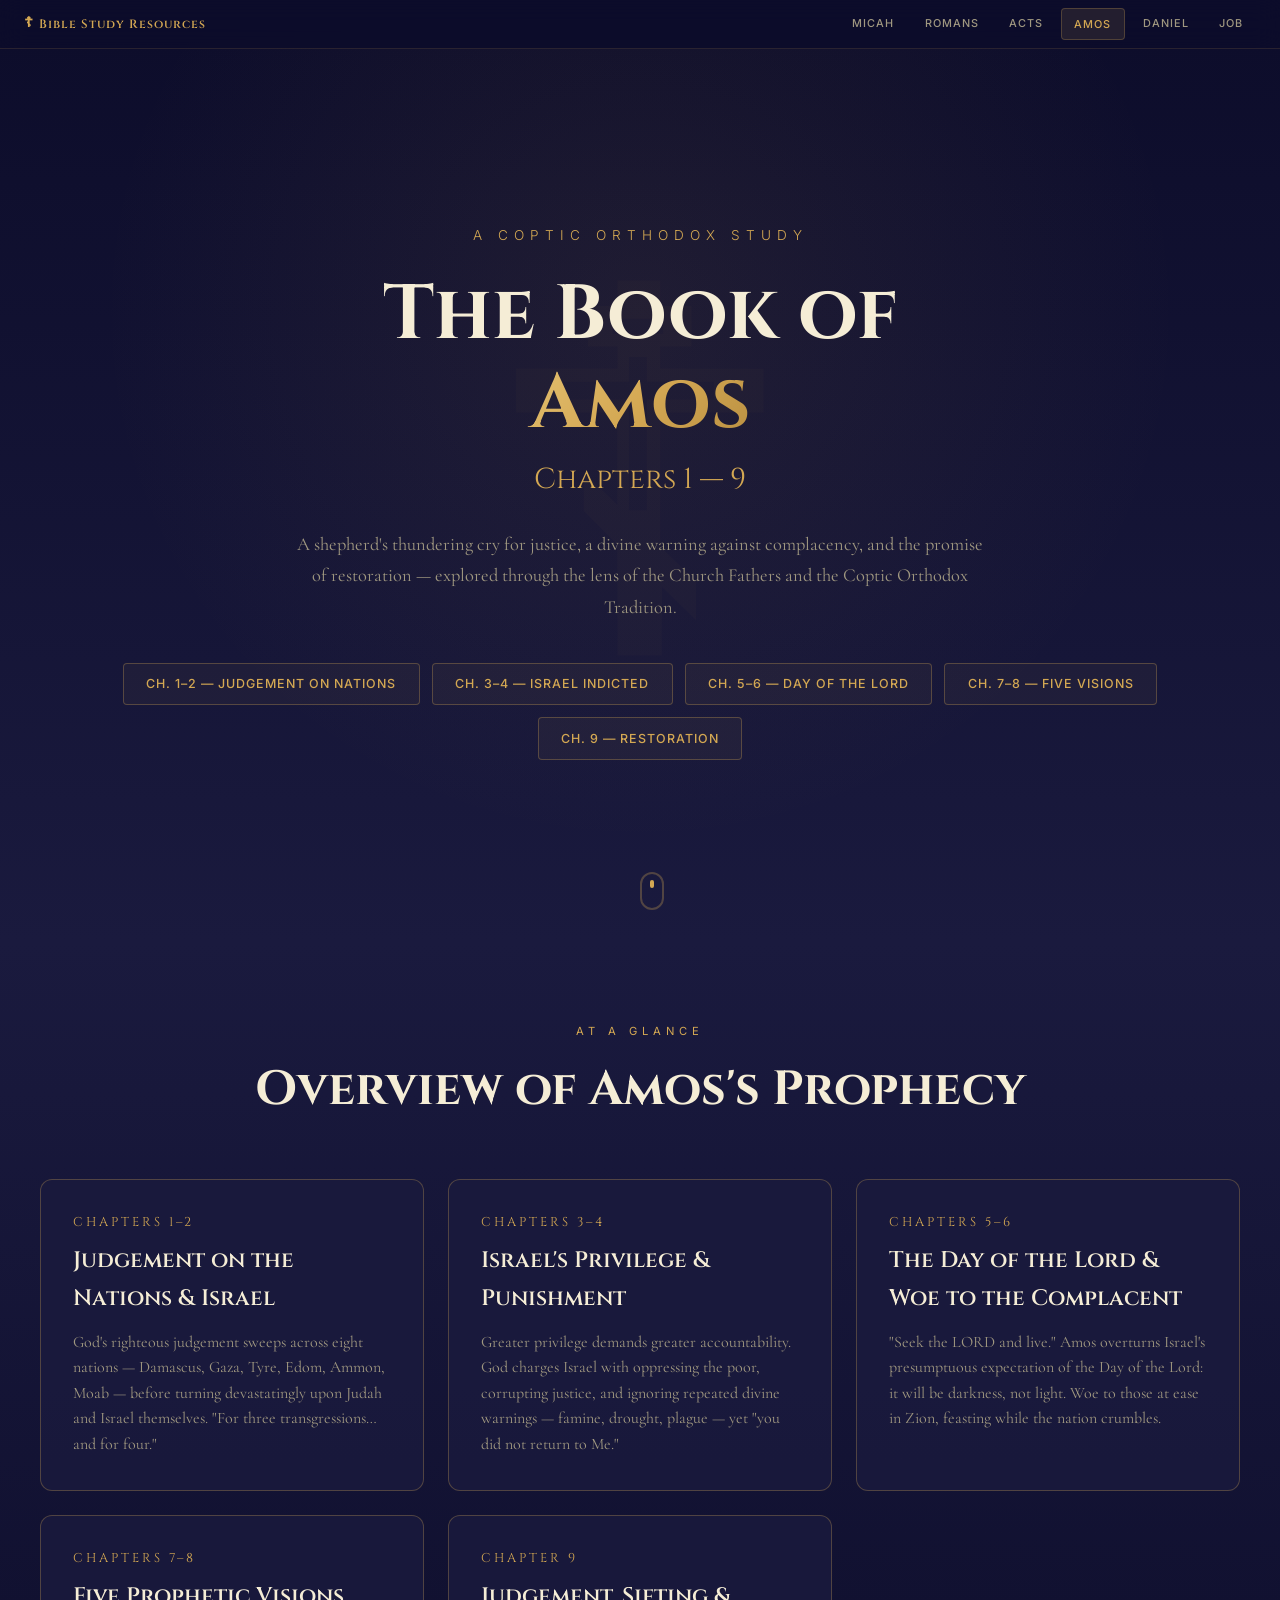
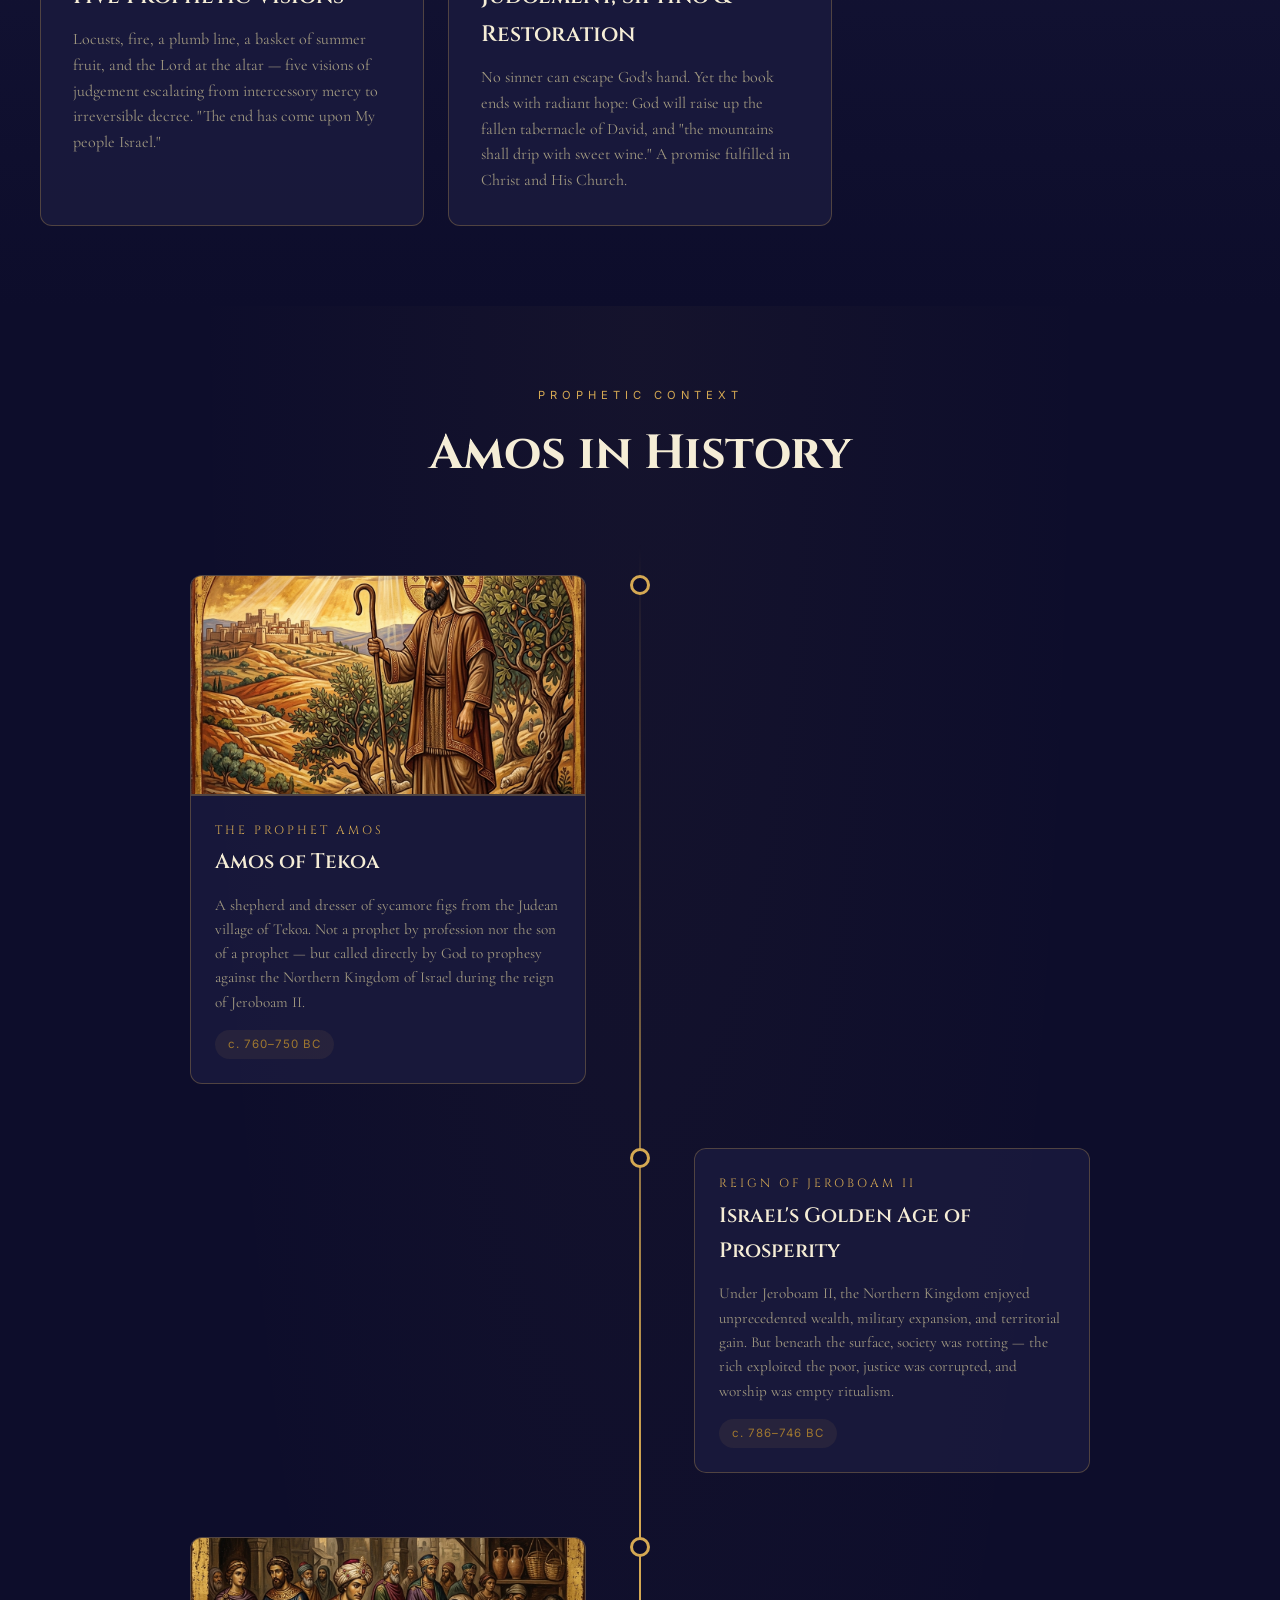
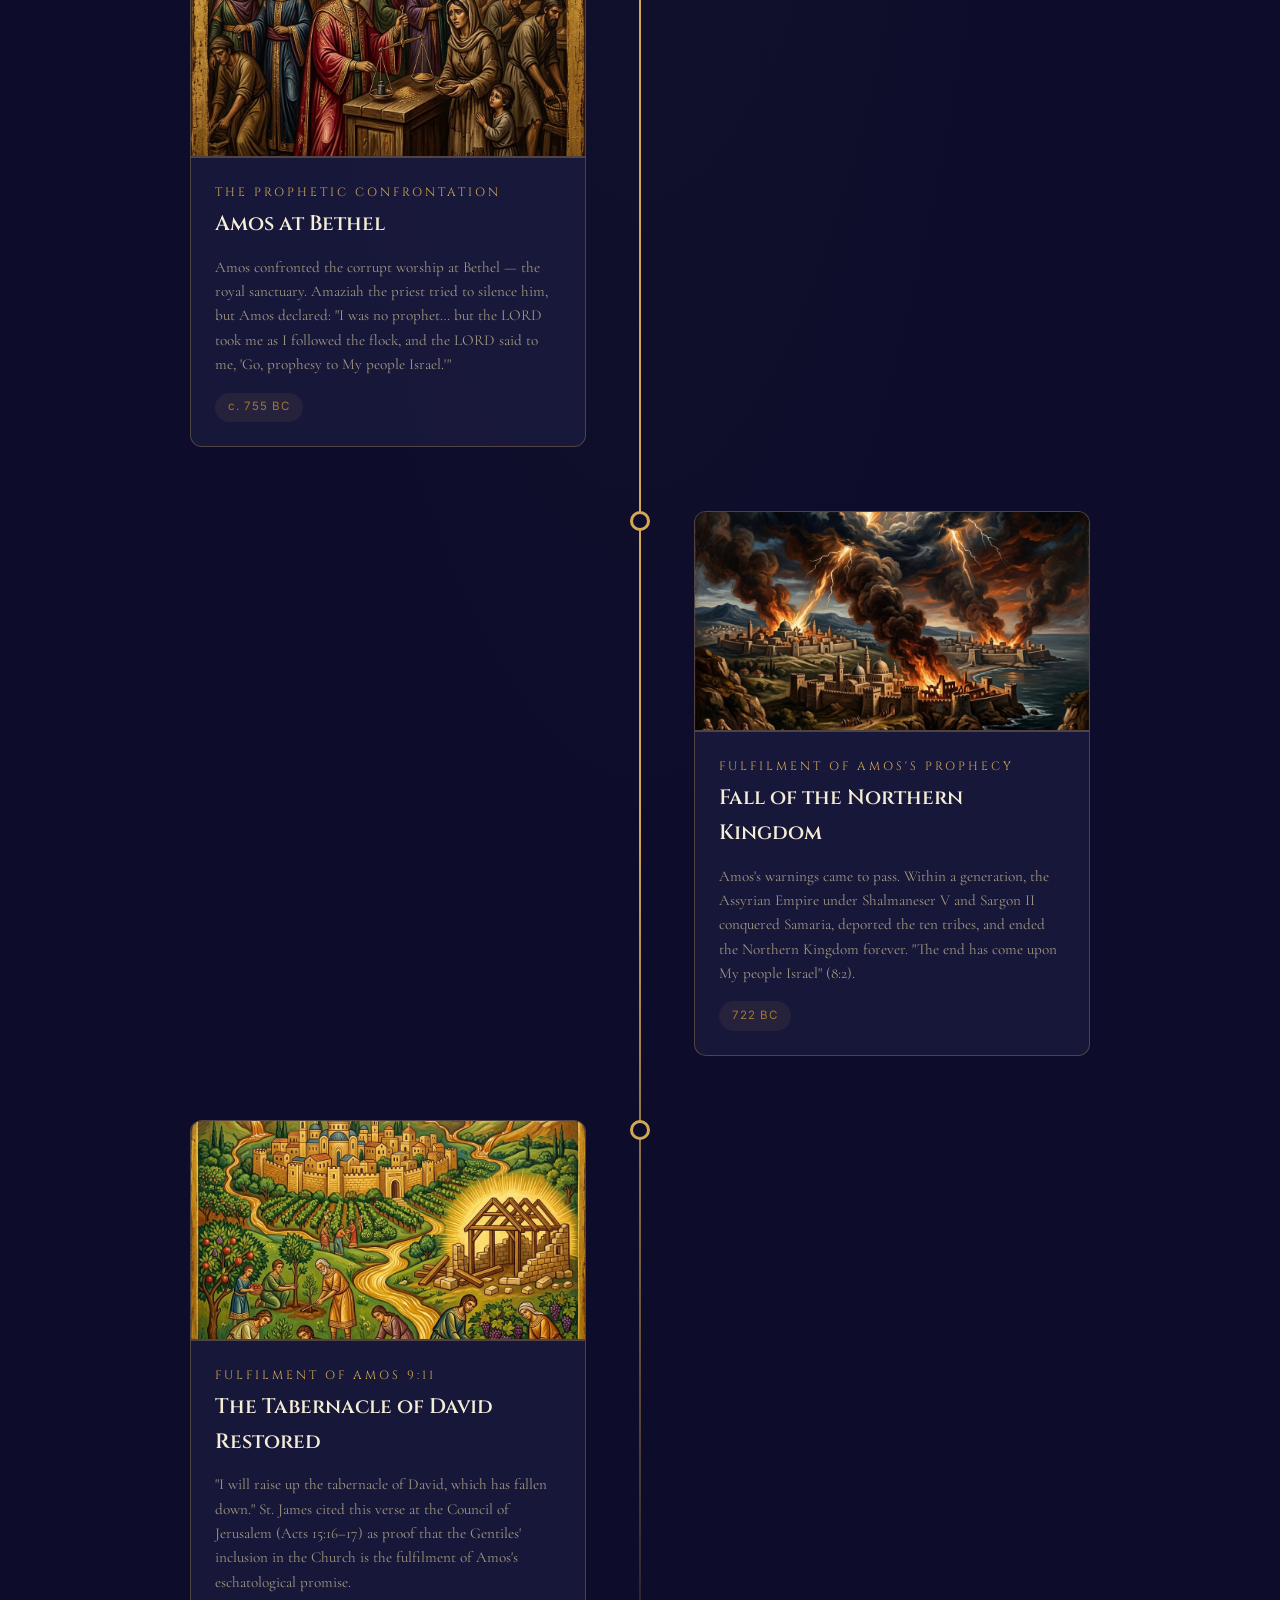
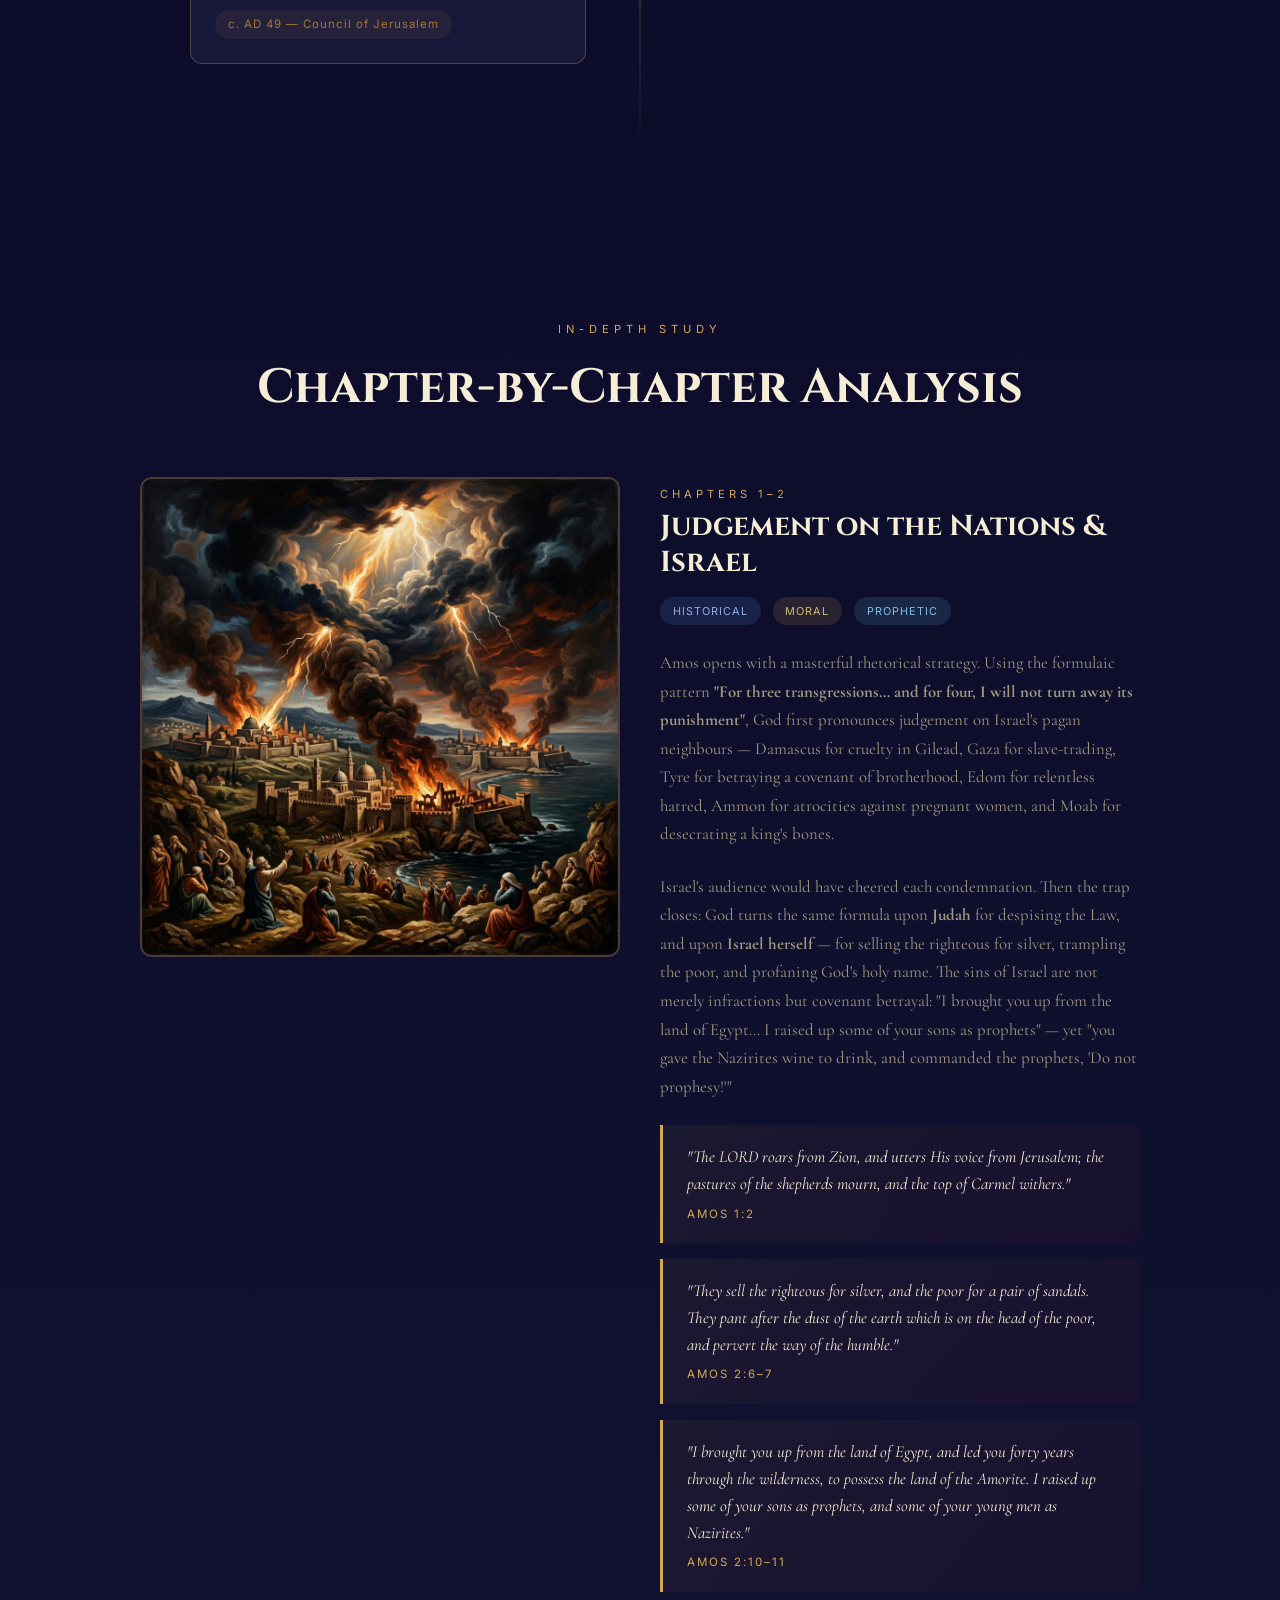
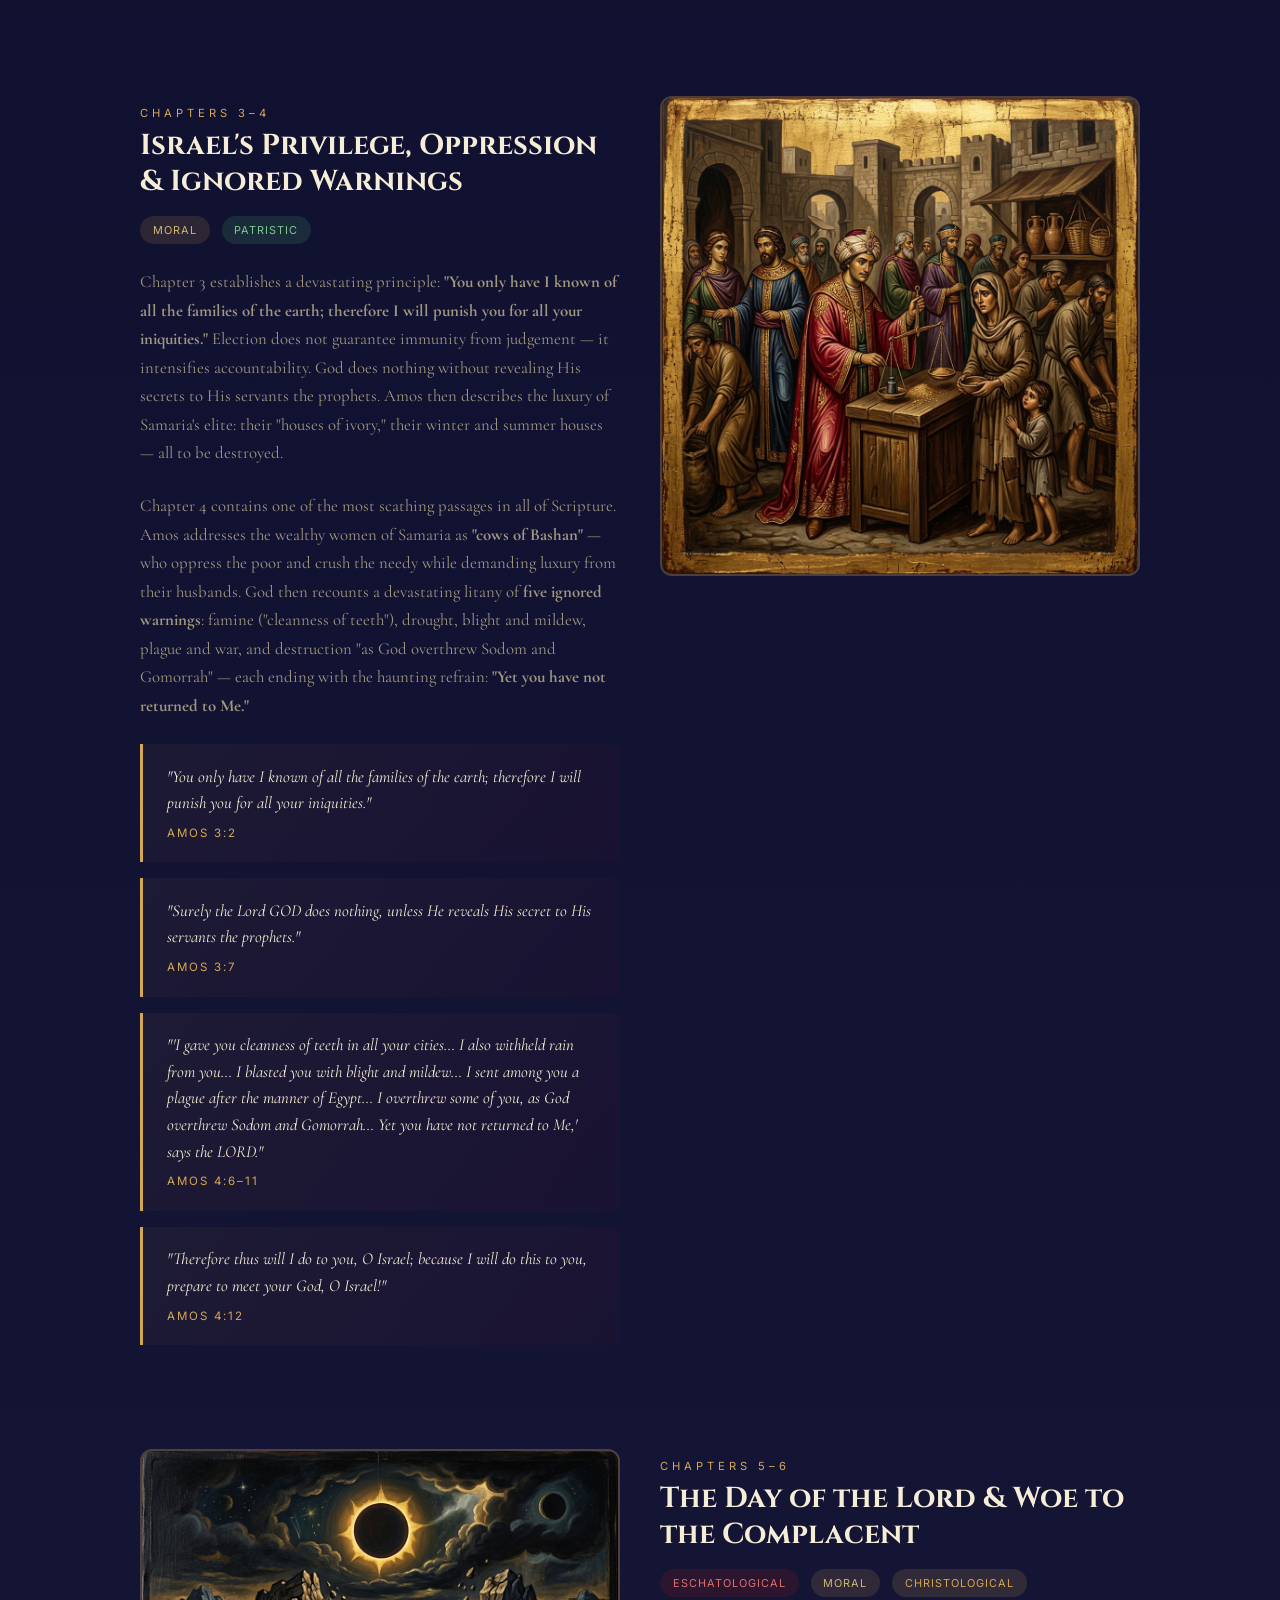
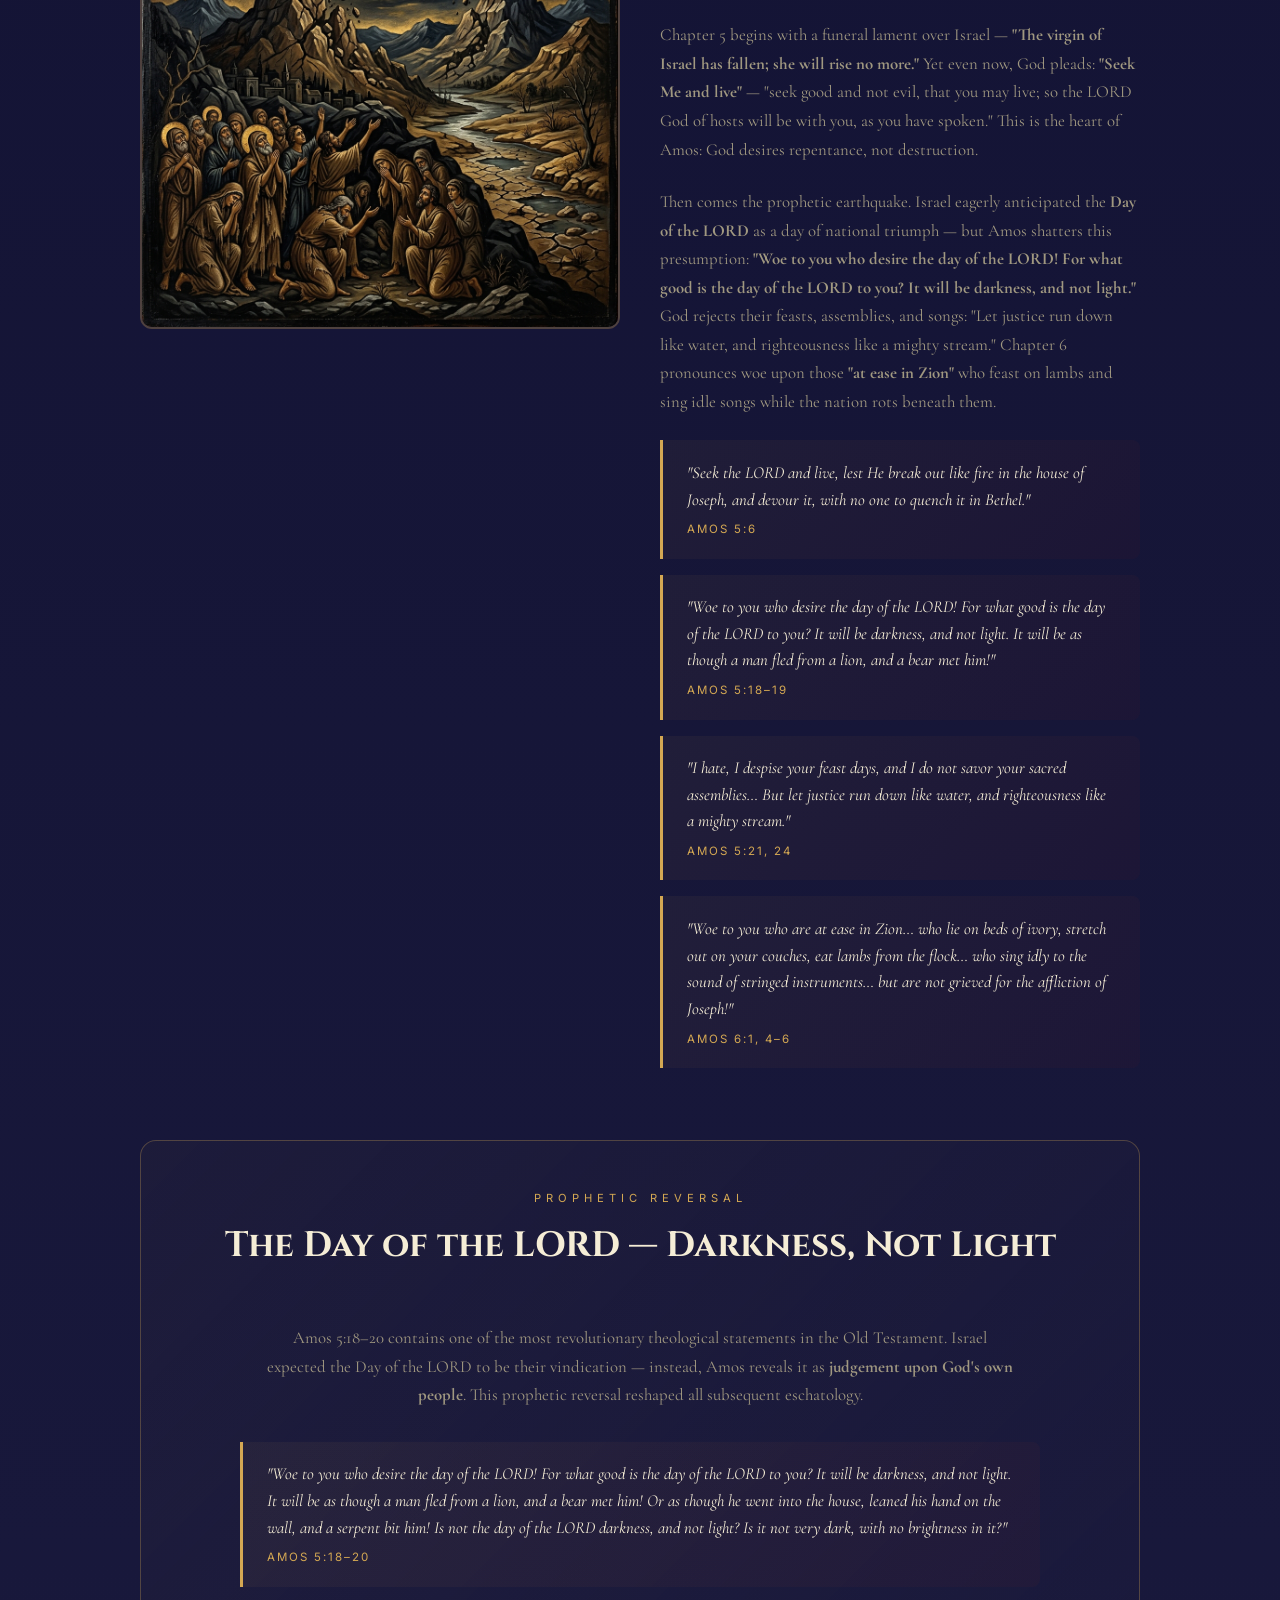
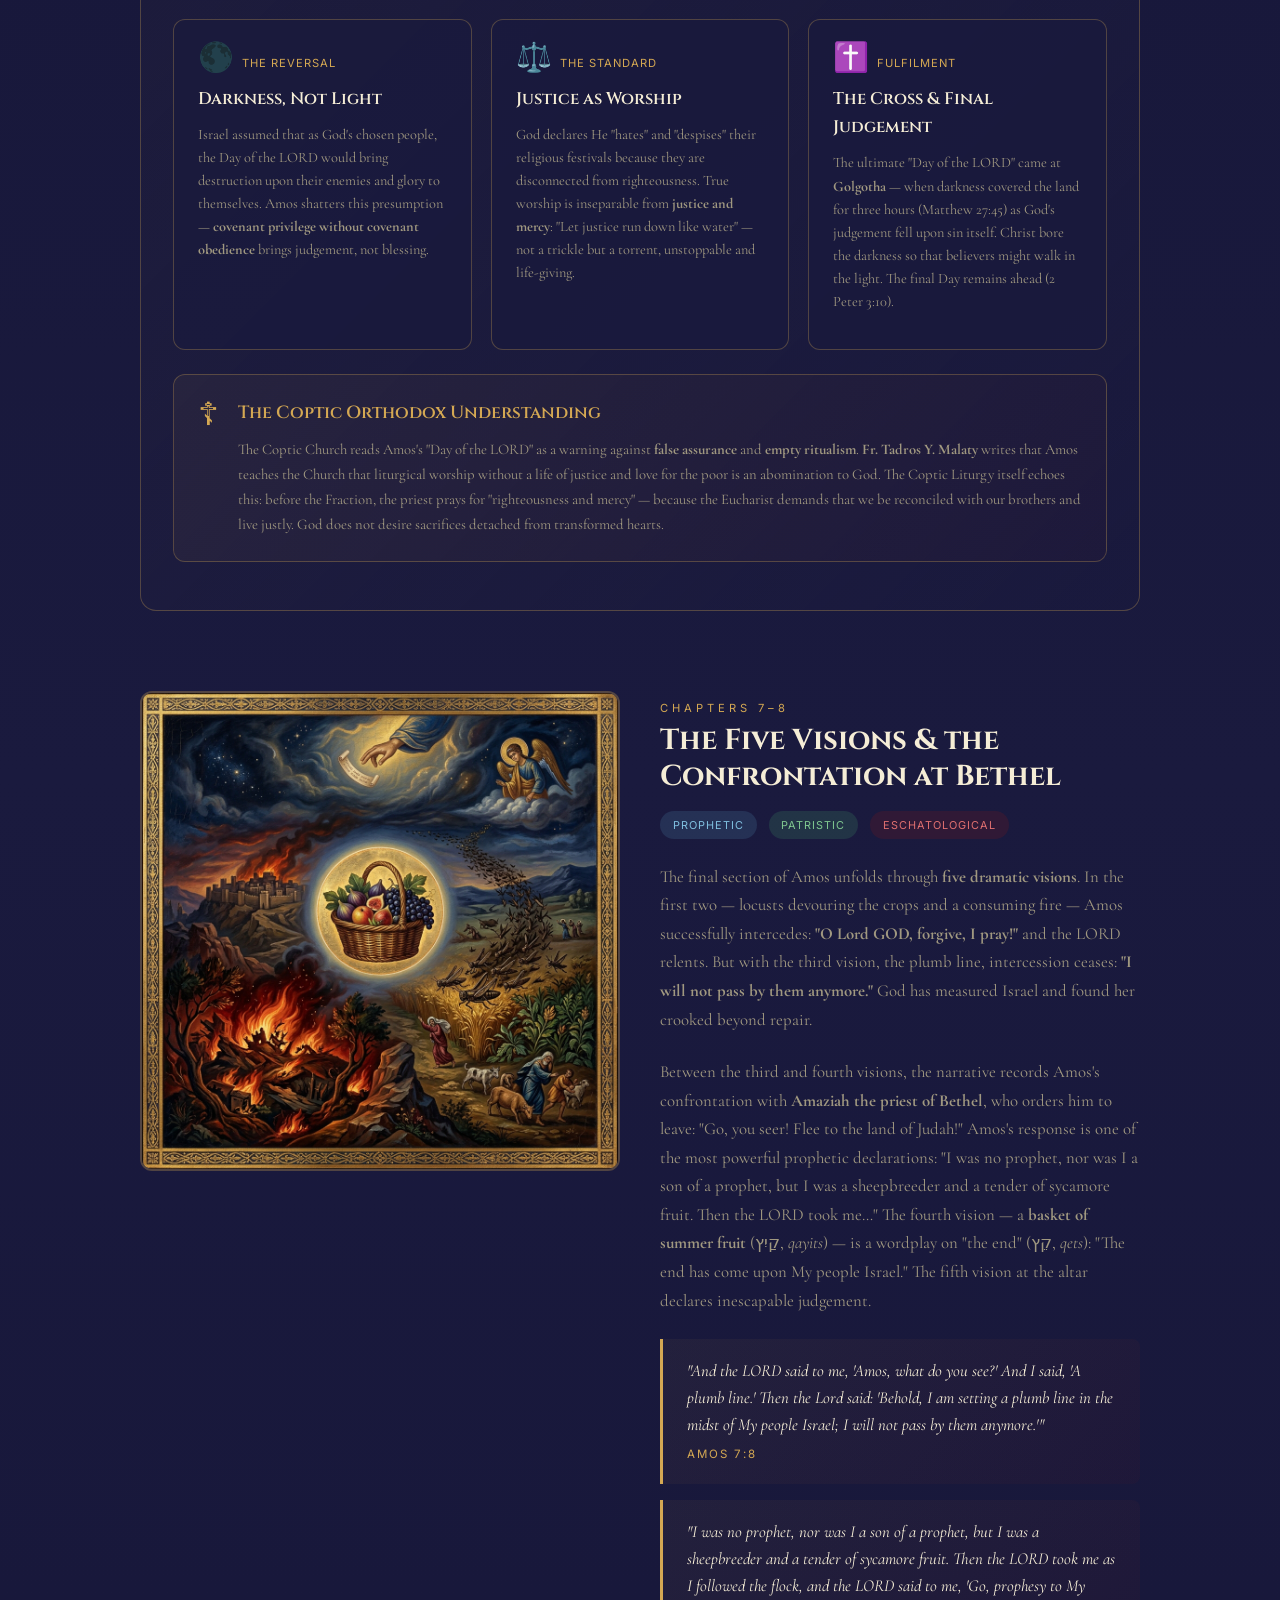
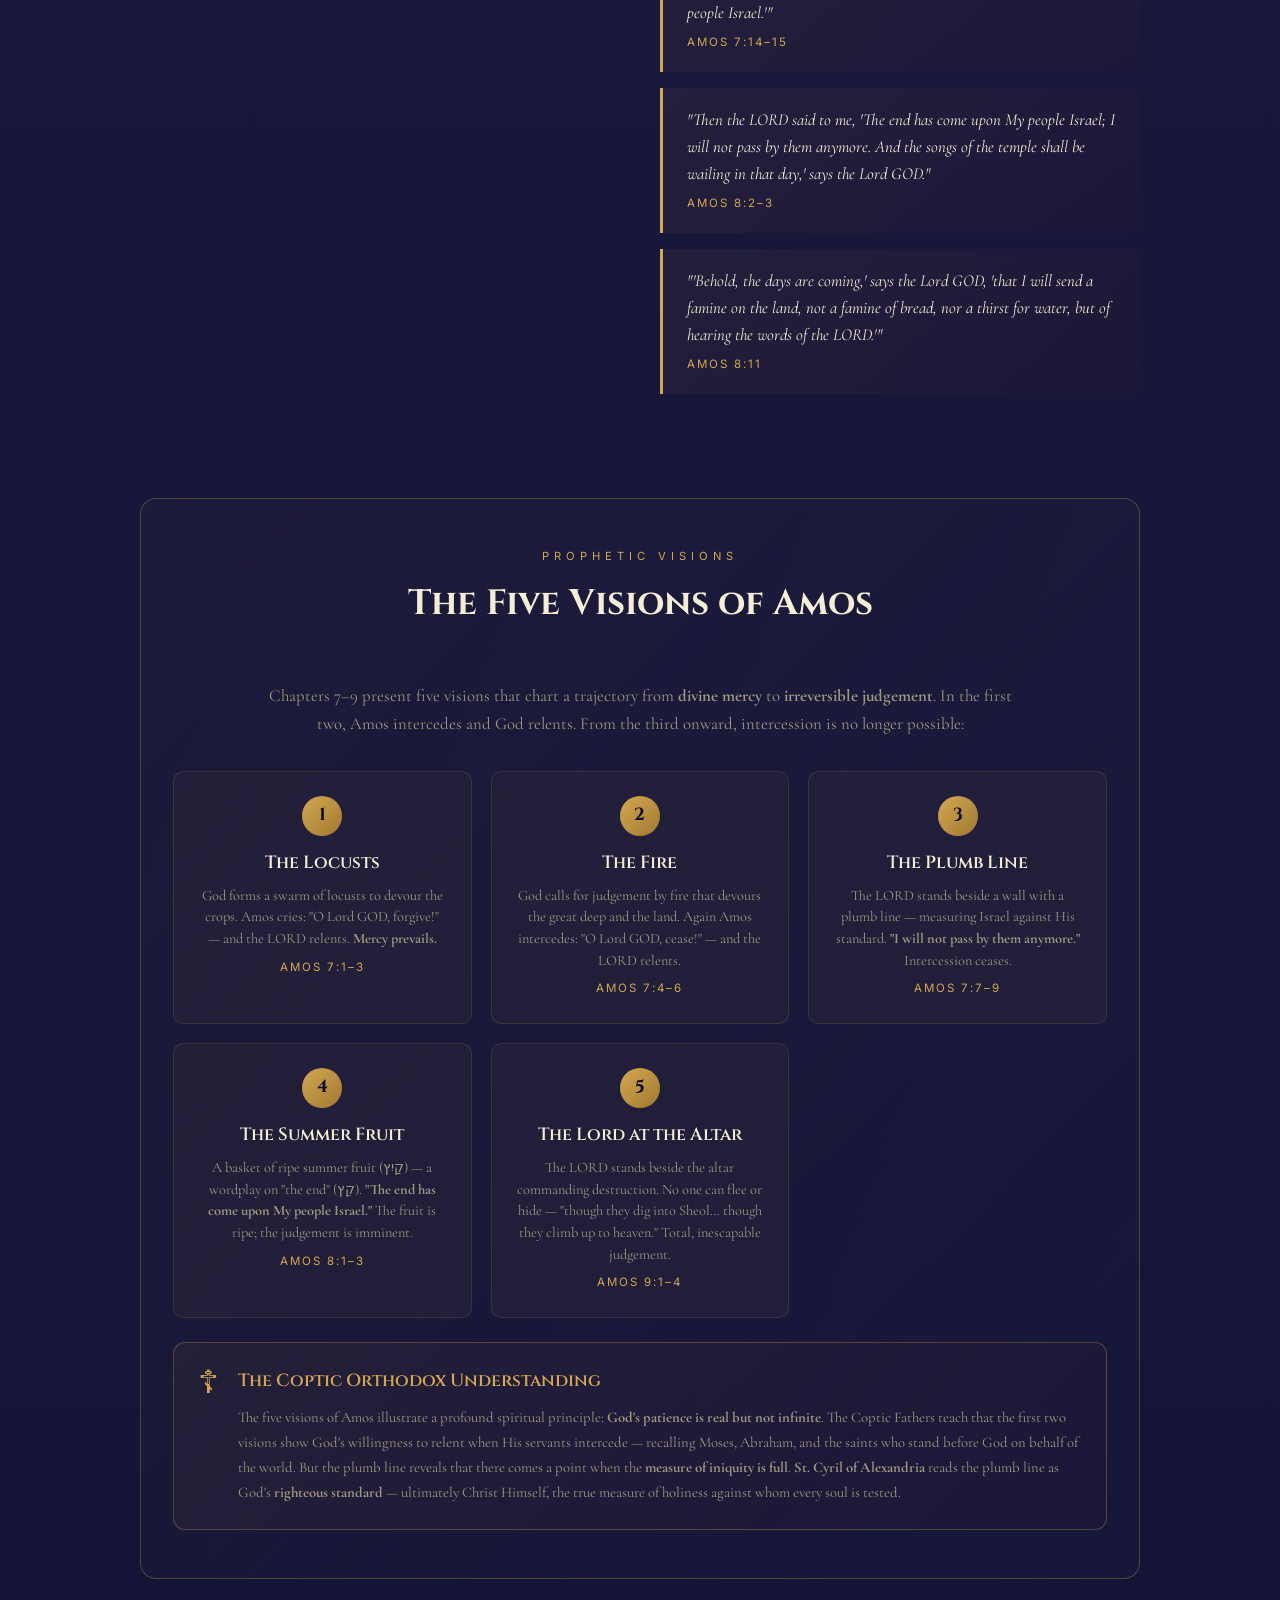
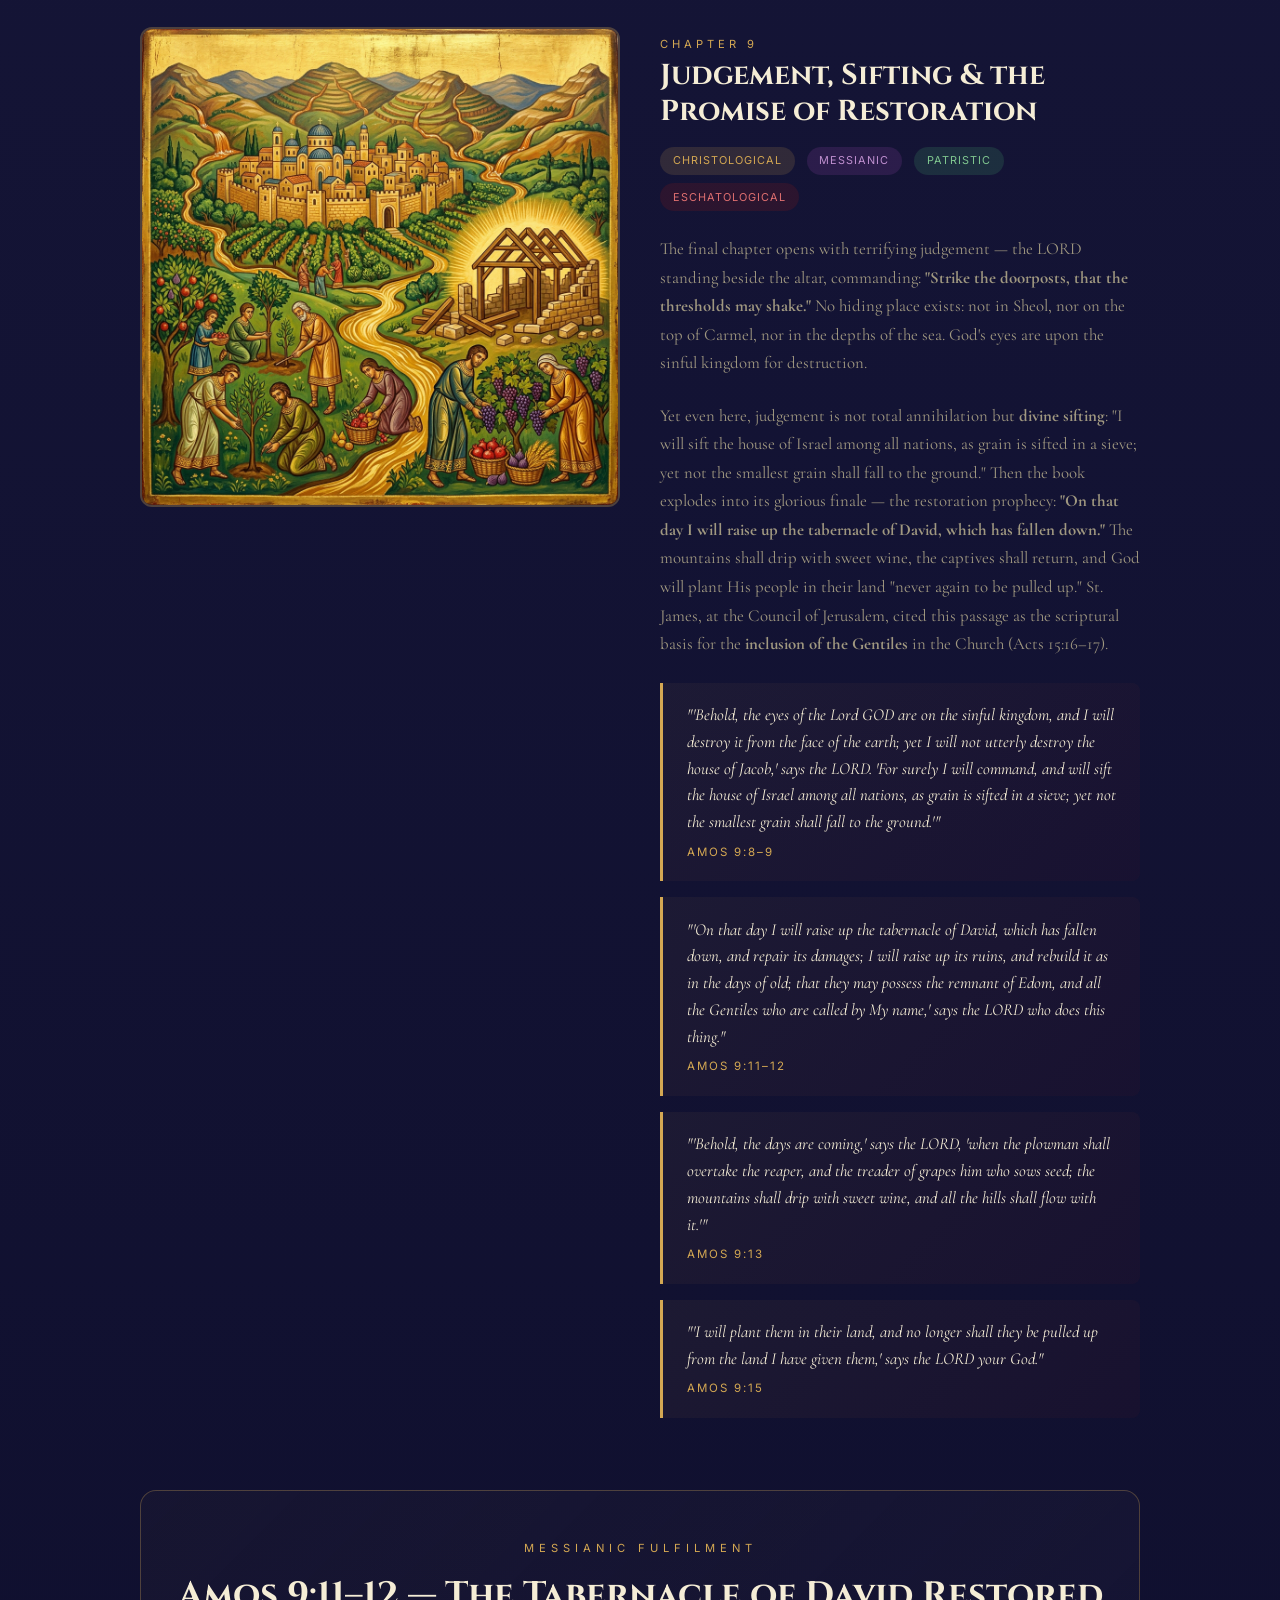
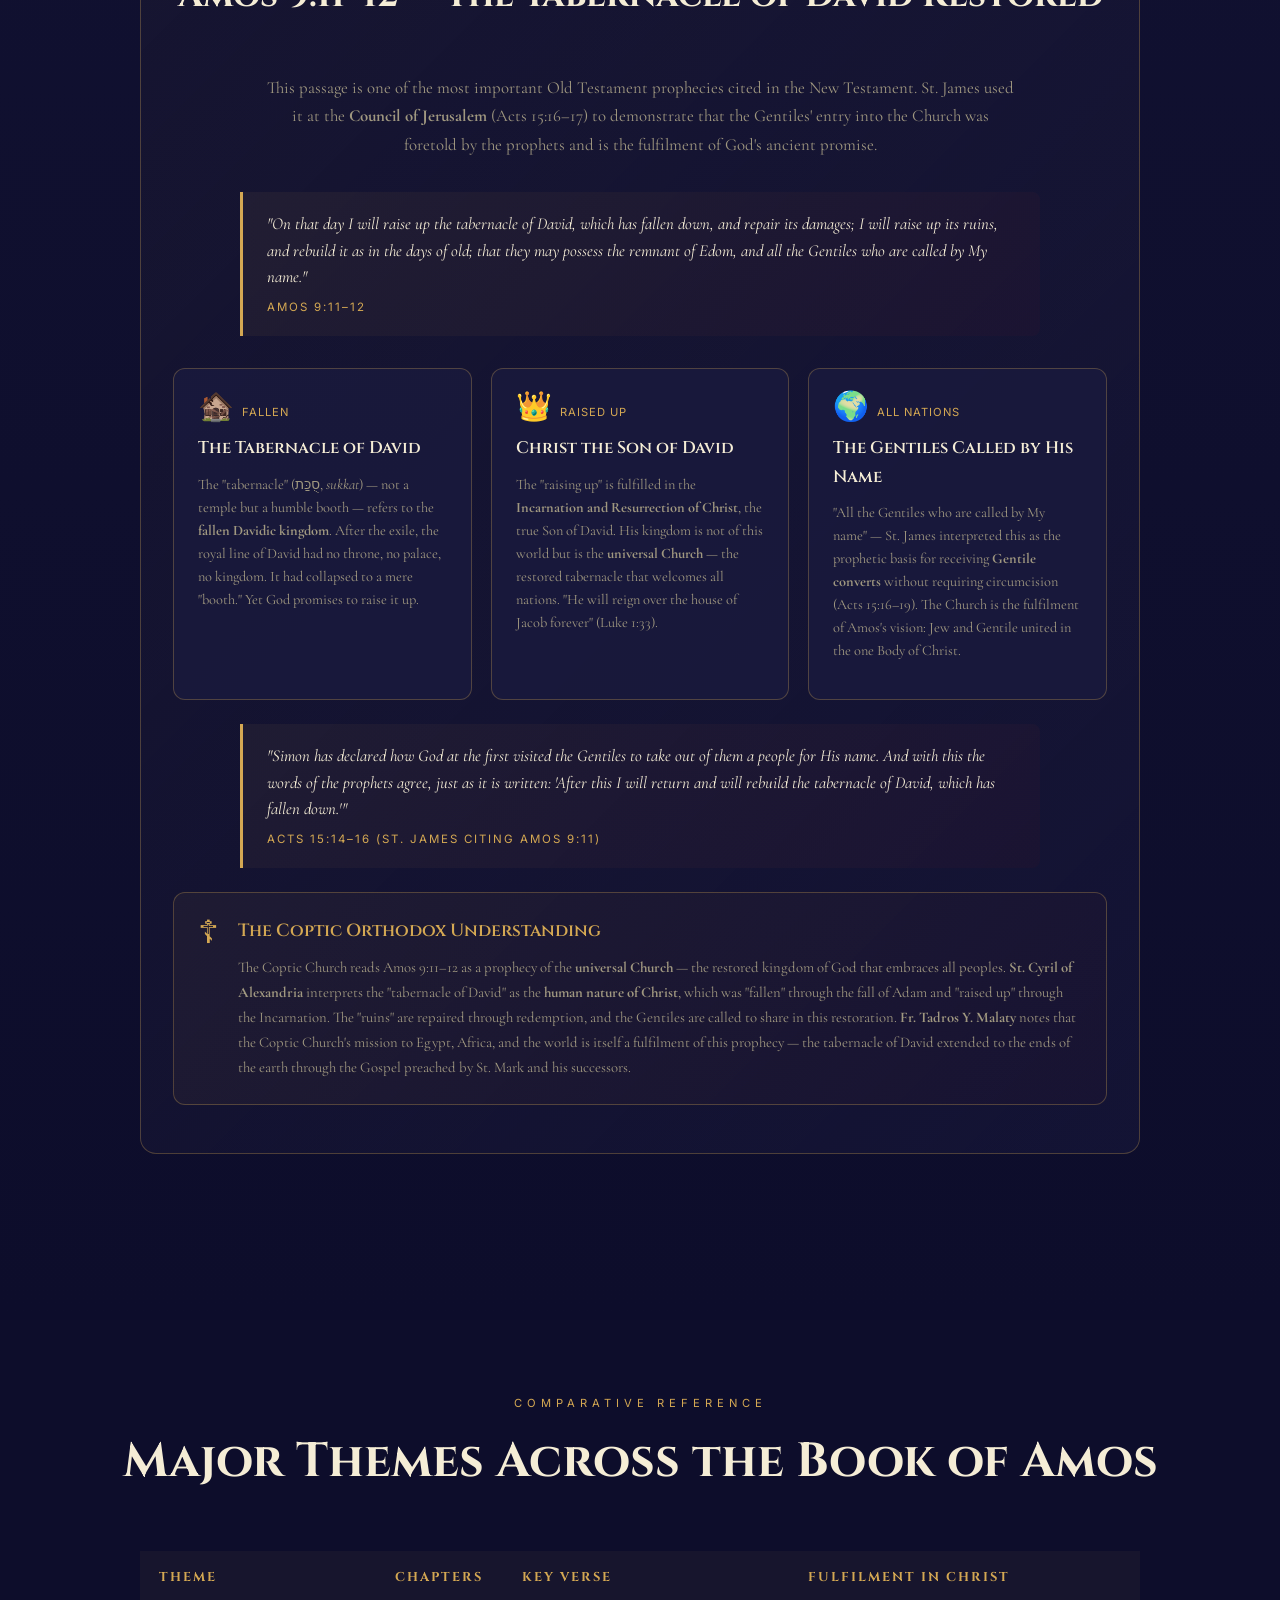
<file: amos/index.html>
<!DOCTYPE html>
<html lang="en">
<head>
  <meta charset="UTF-8">
  <meta name="viewport" content="width=device-width, initial-scale=1.0">
  <meta name="description" content="An in-depth study of the Book of Amos — social justice, divine judgement, the Day of the Lord, and restoration — from a Coptic Orthodox perspective with patristic commentary.">
  <title>The Book of Amos — Justice, Judgement &amp; Restoration | Coptic Orthodox Study</title>
  <link rel="stylesheet" href="style.css">
</head>
<body>

<!-- ===== HOME NAV ===== -->
<nav class="home-nav">
  <a href="../" class="home-link">☦ <span>Bible Study Resources</span></a>
  <div class="home-nav-books">
    <a href="../micah/">Micah</a>
    <a href="../romans/">Romans</a>
    <a href="../acts/">Acts</a>
    <a href="../amos/" class="active">Amos</a>
    <a href="../daniel/">Daniel</a>
    <a href="../job/">Job</a>
  </div>
</nav>

<!-- ===== HERO ===== -->
<section class="hero" id="top">
  <p class="hero-subtitle">A Coptic Orthodox Study</p>
  <h1 class="hero-title">The Book of <span>Amos</span></h1>
  <p class="hero-chapters">Chapters 1 — 9</p>
  <p class="hero-desc">A shepherd's thundering cry for justice, a divine warning against complacency, and the promise of restoration — explored through the lens of the Church Fathers and the Coptic Orthodox Tradition.</p>
  <nav class="hero-nav">
    <a href="#ch1-2">Ch. 1–2 — Judgement on Nations</a>
    <a href="#ch3-4">Ch. 3–4 — Israel Indicted</a>
    <a href="#ch5-6">Ch. 5–6 — Day of the Lord</a>
    <a href="#ch7-8">Ch. 7–8 — Five Visions</a>
    <a href="#ch9">Ch. 9 — Restoration</a>
  </nav>
  <div class="scroll-indicator"><span></span></div>
</section>

<!-- ===== OVERVIEW ===== -->
<section class="overview" id="overview">
  <p class="section-label">At a Glance</p>
  <h2 class="section-title">Overview of Amos's Prophecy</h2>
  <div class="overview-grid">
    <a href="#ch1-2" class="overview-card" style="text-decoration:none">
      <p class="card-chapter">Chapters 1–2</p>
      <h3 class="card-title">Judgement on the Nations &amp; Israel</h3>
      <p class="card-desc">God's righteous judgement sweeps across eight nations — Damascus, Gaza, Tyre, Edom, Ammon, Moab — before turning devastatingly upon Judah and Israel themselves. "For three transgressions… and for four."</p>
    </a>
    <a href="#ch3-4" class="overview-card" style="text-decoration:none">
      <p class="card-chapter">Chapters 3–4</p>
      <h3 class="card-title">Israel's Privilege &amp; Punishment</h3>
      <p class="card-desc">Greater privilege demands greater accountability. God charges Israel with oppressing the poor, corrupting justice, and ignoring repeated divine warnings — famine, drought, plague — yet "you did not return to Me."</p>
    </a>
    <a href="#ch5-6" class="overview-card" style="text-decoration:none">
      <p class="card-chapter">Chapters 5–6</p>
      <h3 class="card-title">The Day of the Lord &amp; Woe to the Complacent</h3>
      <p class="card-desc">"Seek the LORD and live." Amos overturns Israel's presumptuous expectation of the Day of the Lord: it will be darkness, not light. Woe to those at ease in Zion, feasting while the nation crumbles.</p>
    </a>
    <a href="#ch7-8" class="overview-card" style="text-decoration:none">
      <p class="card-chapter">Chapters 7–8</p>
      <h3 class="card-title">Five Prophetic Visions</h3>
      <p class="card-desc">Locusts, fire, a plumb line, a basket of summer fruit, and the Lord at the altar — five visions of judgement escalating from intercessory mercy to irreversible decree. "The end has come upon My people Israel."</p>
    </a>
    <a href="#ch9" class="overview-card" style="text-decoration:none">
      <p class="card-chapter">Chapter 9</p>
      <h3 class="card-title">Judgement, Sifting &amp; Restoration</h3>
      <p class="card-desc">No sinner can escape God's hand. Yet the book ends with radiant hope: God will raise up the fallen tabernacle of David, and "the mountains shall drip with sweet wine." A promise fulfilled in Christ and His Church.</p>
    </a>
  </div>
</section>

<!-- ===== HISTORICAL TIMELINE ===== -->
<section class="timeline-section" id="timeline">
  <p class="section-label">Prophetic Context</p>
  <h2 class="section-title">Amos in History</h2>
  <div class="timeline">

    <div class="timeline-item"><div class="timeline-dot"></div>
      <div class="timeline-content">
        <img src="images/amos-prophet.png" alt="Amos the Prophet" class="timeline-img">
        <div class="timeline-body">
          <p class="timeline-chapter">The Prophet Amos</p>
          <h3 class="timeline-title">Amos of Tekoa</h3>
          <p class="timeline-text">A shepherd and dresser of sycamore figs from the Judean village of Tekoa. Not a prophet by profession nor the son of a prophet — but called directly by God to prophesy against the Northern Kingdom of Israel during the reign of Jeroboam II.</p>
          <span class="timeline-date">c. 760–750 BC</span>
        </div>
      </div>
    </div>

    <div class="timeline-item"><div class="timeline-dot"></div>
      <div class="timeline-content">
        <div class="timeline-body">
          <p class="timeline-chapter">Reign of Jeroboam II</p>
          <h3 class="timeline-title">Israel's Golden Age of Prosperity</h3>
          <p class="timeline-text">Under Jeroboam II, the Northern Kingdom enjoyed unprecedented wealth, military expansion, and territorial gain. But beneath the surface, society was rotting — the rich exploited the poor, justice was corrupted, and worship was empty ritualism.</p>
          <span class="timeline-date">c. 786–746 BC</span>
        </div>
      </div>
    </div>

    <div class="timeline-item"><div class="timeline-dot"></div>
      <div class="timeline-content">
        <img src="images/social-injustice.png" alt="Social Injustice in Israel" class="timeline-img">
        <div class="timeline-body">
          <p class="timeline-chapter">The Prophetic Confrontation</p>
          <h3 class="timeline-title">Amos at Bethel</h3>
          <p class="timeline-text">Amos confronted the corrupt worship at Bethel — the royal sanctuary. Amaziah the priest tried to silence him, but Amos declared: "I was no prophet… but the LORD took me as I followed the flock, and the LORD said to me, 'Go, prophesy to My people Israel.'"</p>
          <span class="timeline-date">c. 755 BC</span>
        </div>
      </div>
    </div>

    <div class="timeline-item"><div class="timeline-dot"></div>
      <div class="timeline-content">
        <img src="images/judgement-nations.png" alt="Fall of the Northern Kingdom" class="timeline-img">
        <div class="timeline-body">
          <p class="timeline-chapter">Fulfilment of Amos's Prophecy</p>
          <h3 class="timeline-title">Fall of the Northern Kingdom</h3>
          <p class="timeline-text">Amos's warnings came to pass. Within a generation, the Assyrian Empire under Shalmaneser V and Sargon II conquered Samaria, deported the ten tribes, and ended the Northern Kingdom forever. "The end has come upon My people Israel" (8:2).</p>
          <span class="timeline-date">722 BC</span>
        </div>
      </div>
    </div>

    <div class="timeline-item"><div class="timeline-dot"></div>
      <div class="timeline-content">
        <img src="images/restoration-hope.png" alt="Restoration through Christ" class="timeline-img">
        <div class="timeline-body">
          <p class="timeline-chapter">Fulfilment of Amos 9:11</p>
          <h3 class="timeline-title">The Tabernacle of David Restored</h3>
          <p class="timeline-text">"I will raise up the tabernacle of David, which has fallen down." St. James cited this verse at the Council of Jerusalem (Acts 15:16–17) as proof that the Gentiles' inclusion in the Church is the fulfilment of Amos's eschatological promise.</p>
          <span class="timeline-date">c. AD 49 — Council of Jerusalem</span>
        </div>
      </div>
    </div>

  </div>
</section>

<!-- ===== CHAPTER DETAILS ===== -->
<section class="chapters-detail" id="chapters">
  <p class="section-label">In-Depth Study</p>
  <h2 class="section-title">Chapter-by-Chapter Analysis</h2>

  <!-- CHAPTERS 1–2 -->
  <div class="chapter-block" id="ch1-2">
    <div class="chapter-image-wrap">
      <img src="images/judgement-nations.png" alt="Amos Chapters 1–2 — Judgement on the Nations">
    </div>
    <div class="chapter-info">
      <p class="ch-label">Chapters 1–2</p>
      <h3 class="ch-title">Judgement on the Nations &amp; Israel</h3>
      <div style="margin-bottom:1rem">
        <span class="interp-tag historical">Historical</span>
        <span class="interp-tag moral">Moral</span>
        <span class="interp-tag prophetic">Prophetic</span>
      </div>
      <p class="ch-summary">Amos opens with a masterful rhetorical strategy. Using the formulaic pattern <strong>"For three transgressions… and for four, I will not turn away its punishment"</strong>, God first pronounces judgement on Israel's pagan neighbours — Damascus for cruelty in Gilead, Gaza for slave-trading, Tyre for betraying a covenant of brotherhood, Edom for relentless hatred, Ammon for atrocities against pregnant women, and Moab for desecrating a king's bones.</p>
      <p class="ch-summary">Israel's audience would have cheered each condemnation. Then the trap closes: God turns the same formula upon <strong>Judah</strong> for despising the Law, and upon <strong>Israel herself</strong> — for selling the righteous for silver, trampling the poor, and profaning God's holy name. The sins of Israel are not merely infractions but covenant betrayal: "I brought you up from the land of Egypt… I raised up some of your sons as prophets" — yet "you gave the Nazirites wine to drink, and commanded the prophets, 'Do not prophesy!'"</p>

      <div class="verse-block">
        <p class="verse-text">"The LORD roars from Zion, and utters His voice from Jerusalem; the pastures of the shepherds mourn, and the top of Carmel withers."</p>
        <p class="verse-ref">Amos 1:2</p>
      </div>
      <div class="verse-block">
        <p class="verse-text">"They sell the righteous for silver, and the poor for a pair of sandals. They pant after the dust of the earth which is on the head of the poor, and pervert the way of the humble."</p>
        <p class="verse-ref">Amos 2:6–7</p>
      </div>
      <div class="verse-block">
        <p class="verse-text">"I brought you up from the land of Egypt, and led you forty years through the wilderness, to possess the land of the Amorite. I raised up some of your sons as prophets, and some of your young men as Nazirites."</p>
        <p class="verse-ref">Amos 2:10–11</p>
      </div>
    </div>
  </div>

  <!-- CHAPTERS 3–4 -->
  <div class="chapter-block" id="ch3-4">
    <div class="chapter-image-wrap">
      <img src="images/social-injustice.png" alt="Amos Chapters 3–4 — Israel Indicted">
    </div>
    <div class="chapter-info">
      <p class="ch-label">Chapters 3–4</p>
      <h3 class="ch-title">Israel's Privilege, Oppression &amp; Ignored Warnings</h3>
      <div style="margin-bottom:1rem">
        <span class="interp-tag moral">Moral</span>
        <span class="interp-tag patristic">Patristic</span>
      </div>
      <p class="ch-summary">Chapter 3 establishes a devastating principle: <strong>"You only have I known of all the families of the earth; therefore I will punish you for all your iniquities."</strong> Election does not guarantee immunity from judgement — it intensifies accountability. God does nothing without revealing His secrets to His servants the prophets. Amos then describes the luxury of Samaria's elite: their "houses of ivory," their winter and summer houses — all to be destroyed.</p>
      <p class="ch-summary">Chapter 4 contains one of the most scathing passages in all of Scripture. Amos addresses the wealthy women of Samaria as <strong>"cows of Bashan"</strong> — who oppress the poor and crush the needy while demanding luxury from their husbands. God then recounts a devastating litany of <strong>five ignored warnings</strong>: famine ("cleanness of teeth"), drought, blight and mildew, plague and war, and destruction "as God overthrew Sodom and Gomorrah" — each ending with the haunting refrain: <strong>"Yet you have not returned to Me."</strong></p>

      <div class="verse-block">
        <p class="verse-text">"You only have I known of all the families of the earth; therefore I will punish you for all your iniquities."</p>
        <p class="verse-ref">Amos 3:2</p>
      </div>
      <div class="verse-block">
        <p class="verse-text">"Surely the Lord GOD does nothing, unless He reveals His secret to His servants the prophets."</p>
        <p class="verse-ref">Amos 3:7</p>
      </div>
      <div class="verse-block">
        <p class="verse-text">"'I gave you cleanness of teeth in all your cities… I also withheld rain from you… I blasted you with blight and mildew… I sent among you a plague after the manner of Egypt… I overthrew some of you, as God overthrew Sodom and Gomorrah… Yet you have not returned to Me,' says the LORD."</p>
        <p class="verse-ref">Amos 4:6–11</p>
      </div>
      <div class="verse-block">
        <p class="verse-text">"Therefore thus will I do to you, O Israel; because I will do this to you, prepare to meet your God, O Israel!"</p>
        <p class="verse-ref">Amos 4:12</p>
      </div>
    </div>
  </div>

  <!-- CHAPTERS 5–6 -->
  <div class="chapter-block" id="ch5-6">
    <div class="chapter-image-wrap">
      <img src="images/day-of-lord.png" alt="Amos Chapters 5–6 — The Day of the Lord">
    </div>
    <div class="chapter-info">
      <p class="ch-label">Chapters 5–6</p>
      <h3 class="ch-title">The Day of the Lord &amp; Woe to the Complacent</h3>
      <div style="margin-bottom:1rem">
        <span class="interp-tag eschatological">Eschatological</span>
        <span class="interp-tag moral">Moral</span>
        <span class="interp-tag christological">Christological</span>
      </div>
      <p class="ch-summary">Chapter 5 begins with a funeral lament over Israel — <strong>"The virgin of Israel has fallen; she will rise no more."</strong> Yet even now, God pleads: <strong>"Seek Me and live"</strong> — "seek good and not evil, that you may live; so the LORD God of hosts will be with you, as you have spoken." This is the heart of Amos: God desires repentance, not destruction.</p>
      <p class="ch-summary">Then comes the prophetic earthquake. Israel eagerly anticipated the <strong>Day of the LORD</strong> as a day of national triumph — but Amos shatters this presumption: <strong>"Woe to you who desire the day of the LORD! For what good is the day of the LORD to you? It will be darkness, and not light."</strong> God rejects their feasts, assemblies, and songs: "Let justice run down like water, and righteousness like a mighty stream." Chapter 6 pronounces woe upon those <strong>"at ease in Zion"</strong> who feast on lambs and sing idle songs while the nation rots beneath them.</p>

      <div class="verse-block">
        <p class="verse-text">"Seek the LORD and live, lest He break out like fire in the house of Joseph, and devour it, with no one to quench it in Bethel."</p>
        <p class="verse-ref">Amos 5:6</p>
      </div>
      <div class="verse-block">
        <p class="verse-text">"Woe to you who desire the day of the LORD! For what good is the day of the LORD to you? It will be darkness, and not light. It will be as though a man fled from a lion, and a bear met him!"</p>
        <p class="verse-ref">Amos 5:18–19</p>
      </div>
      <div class="verse-block">
        <p class="verse-text">"I hate, I despise your feast days, and I do not savor your sacred assemblies… But let justice run down like water, and righteousness like a mighty stream."</p>
        <p class="verse-ref">Amos 5:21, 24</p>
      </div>
      <div class="verse-block">
        <p class="verse-text">"Woe to you who are at ease in Zion… who lie on beds of ivory, stretch out on your couches, eat lambs from the flock… who sing idly to the sound of stringed instruments… but are not grieved for the affliction of Joseph!"</p>
        <p class="verse-ref">Amos 6:1, 4–6</p>
      </div>
    </div>
  </div>

  <!-- DAY OF THE LORD HIGHLIGHT -->
  <div class="prophecy-highlight" id="day-of-lord">
    <p class="section-label">Prophetic Reversal</p>
    <h3 class="section-title" style="font-size:clamp(1.4rem,3vw,2.2rem)">The Day of the LORD — Darkness, Not Light</h3>
    <p class="prophecy-intro">Amos 5:18–20 contains one of the most revolutionary theological statements in the Old Testament. Israel expected the Day of the LORD to be their vindication — instead, Amos reveals it as <strong>judgement upon God's own people</strong>. This prophetic reversal reshaped all subsequent eschatology.</p>

    <div class="verse-block" style="max-width:800px;margin:0 auto 2rem;">
      <p class="verse-text">"Woe to you who desire the day of the LORD! For what good is the day of the LORD to you? It will be darkness, and not light. It will be as though a man fled from a lion, and a bear met him! Or as though he went into the house, leaned his hand on the wall, and a serpent bit him! Is not the day of the LORD darkness, and not light? Is it not very dark, with no brightness in it?"</p>
      <p class="verse-ref">Amos 5:18–20</p>
    </div>

    <div class="fulfillment-grid">
      <div class="fulfillment-card">
        <div class="fulfillment-header">
          <span class="fulfillment-icon">🌑</span>
          <span class="fulfillment-label">The Reversal</span>
        </div>
        <h4 class="fulfillment-title">Darkness, Not Light</h4>
        <p class="fulfillment-text">Israel assumed that as God's chosen people, the Day of the LORD would bring destruction upon their enemies and glory to themselves. Amos shatters this presumption — <strong>covenant privilege without covenant obedience</strong> brings judgement, not blessing.</p>
      </div>
      <div class="fulfillment-card">
        <div class="fulfillment-header">
          <span class="fulfillment-icon">⚖️</span>
          <span class="fulfillment-label">The Standard</span>
        </div>
        <h4 class="fulfillment-title">Justice as Worship</h4>
        <p class="fulfillment-text">God declares He "hates" and "despises" their religious festivals because they are disconnected from righteousness. True worship is inseparable from <strong>justice and mercy</strong>: "Let justice run down like water" — not a trickle but a torrent, unstoppable and life-giving.</p>
      </div>
      <div class="fulfillment-card">
        <div class="fulfillment-header">
          <span class="fulfillment-icon">✝️</span>
          <span class="fulfillment-label">Fulfilment</span>
        </div>
        <h4 class="fulfillment-title">The Cross &amp; Final Judgement</h4>
        <p class="fulfillment-text">The ultimate "Day of the LORD" came at <strong>Golgotha</strong> — when darkness covered the land for three hours (Matthew 27:45) as God's judgement fell upon sin itself. Christ bore the darkness so that believers might walk in the light. The final Day remains ahead (2 Peter 3:10).</p>
      </div>
    </div>

    <!-- COPTIC NOTE -->
    <div class="coptic-note">
      <div class="coptic-note-icon">☦</div>
      <div>
        <h4>The Coptic Orthodox Understanding</h4>
        <p>The Coptic Church reads Amos's "Day of the LORD" as a warning against <strong>false assurance</strong> and <strong>empty ritualism</strong>. <strong>Fr. Tadros Y. Malaty</strong> writes that Amos teaches the Church that liturgical worship without a life of justice and love for the poor is an abomination to God. The Coptic Liturgy itself echoes this: before the Fraction, the priest prays for "righteousness and mercy" — because the Eucharist demands that we be reconciled with our brothers and live justly. God does not desire sacrifices detached from transformed hearts.</p>
      </div>
    </div>
  </div>

  <!-- CHAPTERS 7–8 -->
  <div class="chapter-block" id="ch7-8">
    <div class="chapter-image-wrap">
      <img src="images/five-visions.png" alt="Amos Chapters 7–8 — The Five Visions">
    </div>
    <div class="chapter-info">
      <p class="ch-label">Chapters 7–8</p>
      <h3 class="ch-title">The Five Visions &amp; the Confrontation at Bethel</h3>
      <div style="margin-bottom:1rem">
        <span class="interp-tag prophetic">Prophetic</span>
        <span class="interp-tag patristic">Patristic</span>
        <span class="interp-tag eschatological">Eschatological</span>
      </div>
      <p class="ch-summary">The final section of Amos unfolds through <strong>five dramatic visions</strong>. In the first two — locusts devouring the crops and a consuming fire — Amos successfully intercedes: <strong>"O Lord GOD, forgive, I pray!"</strong> and the LORD relents. But with the third vision, the plumb line, intercession ceases: <strong>"I will not pass by them anymore."</strong> God has measured Israel and found her crooked beyond repair.</p>
      <p class="ch-summary">Between the third and fourth visions, the narrative records Amos's confrontation with <strong>Amaziah the priest of Bethel</strong>, who orders him to leave: "Go, you seer! Flee to the land of Judah!" Amos's response is one of the most powerful prophetic declarations: "I was no prophet, nor was I a son of a prophet, but I was a sheepbreeder and a tender of sycamore fruit. Then the LORD took me…" The fourth vision — a <strong>basket of summer fruit</strong> (קַיִץ, <em>qayits</em>) — is a wordplay on "the end" (קֵץ, <em>qets</em>): "The end has come upon My people Israel." The fifth vision at the altar declares inescapable judgement.</p>

      <div class="verse-block">
        <p class="verse-text">"And the LORD said to me, 'Amos, what do you see?' And I said, 'A plumb line.' Then the Lord said: 'Behold, I am setting a plumb line in the midst of My people Israel; I will not pass by them anymore.'"</p>
        <p class="verse-ref">Amos 7:8</p>
      </div>
      <div class="verse-block">
        <p class="verse-text">"I was no prophet, nor was I a son of a prophet, but I was a sheepbreeder and a tender of sycamore fruit. Then the LORD took me as I followed the flock, and the LORD said to me, 'Go, prophesy to My people Israel.'"</p>
        <p class="verse-ref">Amos 7:14–15</p>
      </div>
      <div class="verse-block">
        <p class="verse-text">"Then the LORD said to me, 'The end has come upon My people Israel; I will not pass by them anymore. And the songs of the temple shall be wailing in that day,' says the Lord GOD."</p>
        <p class="verse-ref">Amos 8:2–3</p>
      </div>
      <div class="verse-block">
        <p class="verse-text">"'Behold, the days are coming,' says the Lord GOD, 'that I will send a famine on the land, not a famine of bread, nor a thirst for water, but of hearing the words of the LORD.'"</p>
        <p class="verse-ref">Amos 8:11</p>
      </div>
    </div>
  </div>

  <!-- FIVE VISIONS SECTION -->
  <div class="visions-section" id="visions">
    <p class="section-label">Prophetic Visions</p>
    <h3 class="section-title" style="font-size:clamp(1.4rem,3vw,2.2rem)">The Five Visions of Amos</h3>
    <p class="visions-intro">Chapters 7–9 present five visions that chart a trajectory from <strong>divine mercy</strong> to <strong>irreversible judgement</strong>. In the first two, Amos intercedes and God relents. From the third onward, intercession is no longer possible:</p>

    <div class="visions-grid">
      <div class="vision-card">
        <span class="vision-num">1</span>
        <h5>The Locusts</h5>
        <p>God forms a swarm of locusts to devour the crops. Amos cries: "O Lord GOD, forgive!" — and the LORD relents. <strong>Mercy prevails.</strong></p>
        <span class="verse-ref">Amos 7:1–3</span>
      </div>
      <div class="vision-card">
        <span class="vision-num">2</span>
        <h5>The Fire</h5>
        <p>God calls for judgement by fire that devours the great deep and the land. Again Amos intercedes: "O Lord GOD, cease!" — and the LORD relents.</p>
        <span class="verse-ref">Amos 7:4–6</span>
      </div>
      <div class="vision-card">
        <span class="vision-num">3</span>
        <h5>The Plumb Line</h5>
        <p>The LORD stands beside a wall with a plumb line — measuring Israel against His standard. <strong>"I will not pass by them anymore."</strong> Intercession ceases.</p>
        <span class="verse-ref">Amos 7:7–9</span>
      </div>
      <div class="vision-card">
        <span class="vision-num">4</span>
        <h5>The Summer Fruit</h5>
        <p>A basket of ripe summer fruit (קַיִץ) — a wordplay on "the end" (קֵץ). <strong>"The end has come upon My people Israel."</strong> The fruit is ripe; the judgement is imminent.</p>
        <span class="verse-ref">Amos 8:1–3</span>
      </div>
      <div class="vision-card">
        <span class="vision-num">5</span>
        <h5>The Lord at the Altar</h5>
        <p>The LORD stands beside the altar commanding destruction. No one can flee or hide — "though they dig into Sheol… though they climb up to heaven." Total, inescapable judgement.</p>
        <span class="verse-ref">Amos 9:1–4</span>
      </div>
    </div>

    <div class="coptic-note">
      <div class="coptic-note-icon">☦</div>
      <div>
        <h4>The Coptic Orthodox Understanding</h4>
        <p>The five visions of Amos illustrate a profound spiritual principle: <strong>God's patience is real but not infinite</strong>. The Coptic Fathers teach that the first two visions show God's willingness to relent when His servants intercede — recalling Moses, Abraham, and the saints who stand before God on behalf of the world. But the plumb line reveals that there comes a point when the <strong>measure of iniquity is full</strong>. <strong>St. Cyril of Alexandria</strong> reads the plumb line as God's <strong>righteous standard</strong> — ultimately Christ Himself, the true measure of holiness against whom every soul is tested.</p>
      </div>
    </div>
  </div>

  <!-- CHAPTER 9 -->
  <div class="chapter-block" id="ch9">
    <div class="chapter-image-wrap">
      <img src="images/restoration-hope.png" alt="Amos Chapter 9 — Restoration and Hope">
    </div>
    <div class="chapter-info">
      <p class="ch-label">Chapter 9</p>
      <h3 class="ch-title">Judgement, Sifting &amp; the Promise of Restoration</h3>
      <div style="margin-bottom:1rem">
        <span class="interp-tag christological">Christological</span>
        <span class="interp-tag messianic">Messianic</span>
        <span class="interp-tag patristic">Patristic</span>
        <span class="interp-tag eschatological">Eschatological</span>
      </div>
      <p class="ch-summary">The final chapter opens with terrifying judgement — the LORD standing beside the altar, commanding: <strong>"Strike the doorposts, that the thresholds may shake."</strong> No hiding place exists: not in Sheol, nor on the top of Carmel, nor in the depths of the sea. God's eyes are upon the sinful kingdom for destruction.</p>
      <p class="ch-summary">Yet even here, judgement is not total annihilation but <strong>divine sifting</strong>: "I will sift the house of Israel among all nations, as grain is sifted in a sieve; yet not the smallest grain shall fall to the ground." Then the book explodes into its glorious finale — the restoration prophecy: <strong>"On that day I will raise up the tabernacle of David, which has fallen down."</strong> The mountains shall drip with sweet wine, the captives shall return, and God will plant His people in their land "never again to be pulled up." St. James, at the Council of Jerusalem, cited this passage as the scriptural basis for the <strong>inclusion of the Gentiles</strong> in the Church (Acts 15:16–17).</p>

      <div class="verse-block">
        <p class="verse-text">"'Behold, the eyes of the Lord GOD are on the sinful kingdom, and I will destroy it from the face of the earth; yet I will not utterly destroy the house of Jacob,' says the LORD. 'For surely I will command, and will sift the house of Israel among all nations, as grain is sifted in a sieve; yet not the smallest grain shall fall to the ground.'"</p>
        <p class="verse-ref">Amos 9:8–9</p>
      </div>
      <div class="verse-block">
        <p class="verse-text">"'On that day I will raise up the tabernacle of David, which has fallen down, and repair its damages; I will raise up its ruins, and rebuild it as in the days of old; that they may possess the remnant of Edom, and all the Gentiles who are called by My name,' says the LORD who does this thing."</p>
        <p class="verse-ref">Amos 9:11–12</p>
      </div>
      <div class="verse-block">
        <p class="verse-text">"'Behold, the days are coming,' says the LORD, 'when the plowman shall overtake the reaper, and the treader of grapes him who sows seed; the mountains shall drip with sweet wine, and all the hills shall flow with it.'"</p>
        <p class="verse-ref">Amos 9:13</p>
      </div>
      <div class="verse-block">
        <p class="verse-text">"'I will plant them in their land, and no longer shall they be pulled up from the land I have given them,' says the LORD your God."</p>
        <p class="verse-ref">Amos 9:15</p>
      </div>
    </div>
  </div>

  <!-- RESTORATION PROPHECY HIGHLIGHT -->
  <div class="prophecy-highlight" id="restoration">
    <p class="section-label">Messianic Fulfilment</p>
    <h3 class="section-title" style="font-size:clamp(1.4rem,3vw,2.2rem)">Amos 9:11–12 — The Tabernacle of David Restored</h3>
    <p class="prophecy-intro">This passage is one of the most important Old Testament prophecies cited in the New Testament. St. James used it at the <strong>Council of Jerusalem</strong> (Acts 15:16–17) to demonstrate that the Gentiles' entry into the Church was foretold by the prophets and is the fulfilment of God's ancient promise.</p>

    <div class="verse-block" style="max-width:800px;margin:0 auto 2rem;">
      <p class="verse-text">"On that day I will raise up the tabernacle of David, which has fallen down, and repair its damages; I will raise up its ruins, and rebuild it as in the days of old; that they may possess the remnant of Edom, and all the Gentiles who are called by My name."</p>
      <p class="verse-ref">Amos 9:11–12</p>
    </div>

    <div class="fulfillment-grid">
      <div class="fulfillment-card">
        <div class="fulfillment-header">
          <span class="fulfillment-icon">🏚️</span>
          <span class="fulfillment-label">Fallen</span>
        </div>
        <h4 class="fulfillment-title">The Tabernacle of David</h4>
        <p class="fulfillment-text">The "tabernacle" (סֻכַּת, <em>sukkat</em>) — not a temple but a humble booth — refers to the <strong>fallen Davidic kingdom</strong>. After the exile, the royal line of David had no throne, no palace, no kingdom. It had collapsed to a mere "booth." Yet God promises to raise it up.</p>
      </div>
      <div class="fulfillment-card">
        <div class="fulfillment-header">
          <span class="fulfillment-icon">👑</span>
          <span class="fulfillment-label">Raised Up</span>
        </div>
        <h4 class="fulfillment-title">Christ the Son of David</h4>
        <p class="fulfillment-text">The "raising up" is fulfilled in the <strong>Incarnation and Resurrection of Christ</strong>, the true Son of David. His kingdom is not of this world but is the <strong>universal Church</strong> — the restored tabernacle that welcomes all nations. "He will reign over the house of Jacob forever" (Luke 1:33).</p>
      </div>
      <div class="fulfillment-card">
        <div class="fulfillment-header">
          <span class="fulfillment-icon">🌍</span>
          <span class="fulfillment-label">All Nations</span>
        </div>
        <h4 class="fulfillment-title">The Gentiles Called by His Name</h4>
        <p class="fulfillment-text">"All the Gentiles who are called by My name" — St. James interpreted this as the prophetic basis for receiving <strong>Gentile converts</strong> without requiring circumcision (Acts 15:16–19). The Church is the fulfilment of Amos's vision: Jew and Gentile united in the one Body of Christ.</p>
      </div>
    </div>

    <div class="verse-block" style="max-width:800px;margin:1.5rem auto;">
      <p class="verse-text">"Simon has declared how God at the first visited the Gentiles to take out of them a people for His name. And with this the words of the prophets agree, just as it is written: 'After this I will return and will rebuild the tabernacle of David, which has fallen down.'"</p>
      <p class="verse-ref">Acts 15:14–16 (St. James citing Amos 9:11)</p>
    </div>

    <!-- COPTIC NOTE -->
    <div class="coptic-note">
      <div class="coptic-note-icon">☦</div>
      <div>
        <h4>The Coptic Orthodox Understanding</h4>
        <p>The Coptic Church reads Amos 9:11–12 as a prophecy of the <strong>universal Church</strong> — the restored kingdom of God that embraces all peoples. <strong>St. Cyril of Alexandria</strong> interprets the "tabernacle of David" as the <strong>human nature of Christ</strong>, which was "fallen" through the fall of Adam and "raised up" through the Incarnation. The "ruins" are repaired through redemption, and the Gentiles are called to share in this restoration. <strong>Fr. Tadros Y. Malaty</strong> notes that the Coptic Church's mission to Egypt, Africa, and the world is itself a fulfilment of this prophecy — the tabernacle of David extended to the ends of the earth through the Gospel preached by St. Mark and his successors.</p>
      </div>
    </div>
  </div>
</section>

<!-- ===== THEMES TABLE ===== -->
<section class="themes-section" id="themes">
  <p class="section-label">Comparative Reference</p>
  <h2 class="section-title">Major Themes Across the Book of Amos</h2>
  <div class="themes-table-wrap">
    <table class="themes-table">
      <thead>
        <tr>
          <th>Theme</th>
          <th>Chapters</th>
          <th>Key Verse</th>
          <th>Fulfilment in Christ</th>
        </tr>
      </thead>
      <tbody>
        <tr>
          <td><span class="theme-icon">🦁</span><strong>God's Roar of Judgement</strong></td>
          <td>1–2</td>
          <td>"The LORD roars from Zion" (1:2)</td>
          <td>Christ the Judge (Matthew 25:31–46)</td>
        </tr>
        <tr>
          <td><span class="theme-icon">⚖️</span><strong>Social Justice</strong></td>
          <td>2, 4, 5, 8</td>
          <td>"They sell the righteous for silver" (2:6)</td>
          <td>Christ sold for thirty pieces (Matthew 26:15)</td>
        </tr>
        <tr>
          <td><span class="theme-icon">🔔</span><strong>Privilege &amp; Accountability</strong></td>
          <td>3</td>
          <td>"You only have I known… therefore I will punish" (3:2)</td>
          <td>"To whom much is given, much required" (Luke 12:48)</td>
        </tr>
        <tr>
          <td><span class="theme-icon">🔄</span><strong>Ignored Warnings</strong></td>
          <td>4</td>
          <td>"Yet you have not returned to Me" (4:6–11)</td>
          <td>"O Jerusalem… how often I wanted to gather you" (Matthew 23:37)</td>
        </tr>
        <tr>
          <td><span class="theme-icon">🌑</span><strong>Day of the LORD</strong></td>
          <td>5</td>
          <td>"It will be darkness, not light" (5:18)</td>
          <td>Darkness at Golgotha (Matthew 27:45)</td>
        </tr>
        <tr>
          <td><span class="theme-icon">🌊</span><strong>Justice as True Worship</strong></td>
          <td>5</td>
          <td>"Let justice run down like water" (5:24)</td>
          <td>Christ cleansing the Temple (John 2:14–16)</td>
        </tr>
        <tr>
          <td><span class="theme-icon">📐</span><strong>The Plumb Line</strong></td>
          <td>7</td>
          <td>"I am setting a plumb line" (7:8)</td>
          <td>Christ the standard of holiness</td>
        </tr>
        <tr>
          <td><span class="theme-icon">📖</span><strong>Famine of the Word</strong></td>
          <td>8</td>
          <td>"A famine… of hearing the words of the LORD" (8:11)</td>
          <td>Christ the Living Word (John 1:1, 14)</td>
        </tr>
        <tr>
          <td><span class="theme-icon">🏠</span><strong>Restoration of David's Tabernacle</strong></td>
          <td>9</td>
          <td>"I will raise up the tabernacle of David" (9:11)</td>
          <td>The Church — Acts 15:16–17</td>
        </tr>
      </tbody>
    </table>
  </div>
</section>

<!-- ===== CHURCH FATHERS ===== -->
<section class="fathers-section" id="fathers">
  <p class="section-label">Patristic Witnesses</p>
  <h2 class="section-title">The Church Fathers on Amos</h2>
  <div class="fathers-grid">
    <div class="father-card">
      <h3 class="father-name">St. Cyril of Alexandria</h3>
      <p class="father-quote">"The plumb line is the standard of divine righteousness. God measured Israel and found her walls crooked — leaning away from justice, mercy, and truth. When God sets a plumb line in the midst of His people, He measures them against His own nature, for He alone is the true standard of all righteousness."</p>
      <p class="father-source">— <em>Commentary on the Twelve Prophets</em>, on Amos 7:7–8</p>
    </div>
    <div class="father-card">
      <h3 class="father-name">St. Jerome</h3>
      <p class="father-quote">"Amos, though a shepherd and a dresser of sycamore trees, was chosen by God to prophesy. This shows that God does not look at outward distinctions but at the heart. The unlearned shepherd put to shame the priests and professional prophets, for he spoke not from human wisdom but from the Spirit of God."</p>
      <p class="father-source">— <em>Preface to Commentary on Amos</em></p>
    </div>
    <div class="father-card">
      <h3 class="father-name">St. John Chrysostom</h3>
      <p class="father-quote">"When Amos says, 'Let justice run down like water,' he teaches that justice must not be a measured trickle, administered sparingly and with partiality, but an overwhelming, unstoppable flood that sweeps away every form of oppression and fills every part of society."</p>
      <p class="father-source">— <em>Homilies on the Statues</em>, Homily 2</p>
    </div>
    <div class="father-card">
      <h3 class="father-name">St. Basil the Great</h3>
      <p class="father-quote">"The rich who oppress the poor, of whom Amos speaks, are like those who take common goods and then claim them as their own. If each one would take only what he needs and leave the rest to those in want, no one would be rich and no one would be poor."</p>
      <p class="father-source">— <em>Homily on the Words 'I Will Pull Down My Barns'</em>, §7</p>
    </div>
    <div class="father-card">
      <h3 class="father-name">Fr. Tadros Y. Malaty</h3>
      <p class="father-quote">"The name 'Amos' means 'burden-bearer.' He bore the burden of God's message to a complacent nation. He was a simple man — a shepherd, not a professional prophet — yet God chose him to carry the heaviest message. This is the way of God: He uses the humble to confound the wise, the poor to judge the rich, the countryside to rebuke the capital."</p>
      <p class="father-source">— <em>Commentary on the Book of Amos</em>, Introduction</p>
    </div>
    <div class="father-card">
      <h3 class="father-name">St. Ephrem the Syrian</h3>
      <p class="father-quote">"The 'famine of hearing the words of the LORD' that Amos prophesies is not the absence of Scripture, but the absence of understanding. When people fill their ears with the noise of the world and silence the voice of the prophets, they starve their souls even while their bodies feast."</p>
      <p class="father-source">— <em>Commentary on the Diatessaron</em>, on the prophets</p>
    </div>
  </div>
</section>

<!-- ===== FOOTER ===== -->
<footer>
  <div class="cross">☦</div>
  <p>Glory to God forever. Amen.</p>
  <p style="margin-top:0.5rem; font-size:0.7rem; opacity:0.5;">The Book of Amos — A Coptic Orthodox Study Resource</p>
</footer>

<script src="script.js"></script>
</body>
</html>
</file>
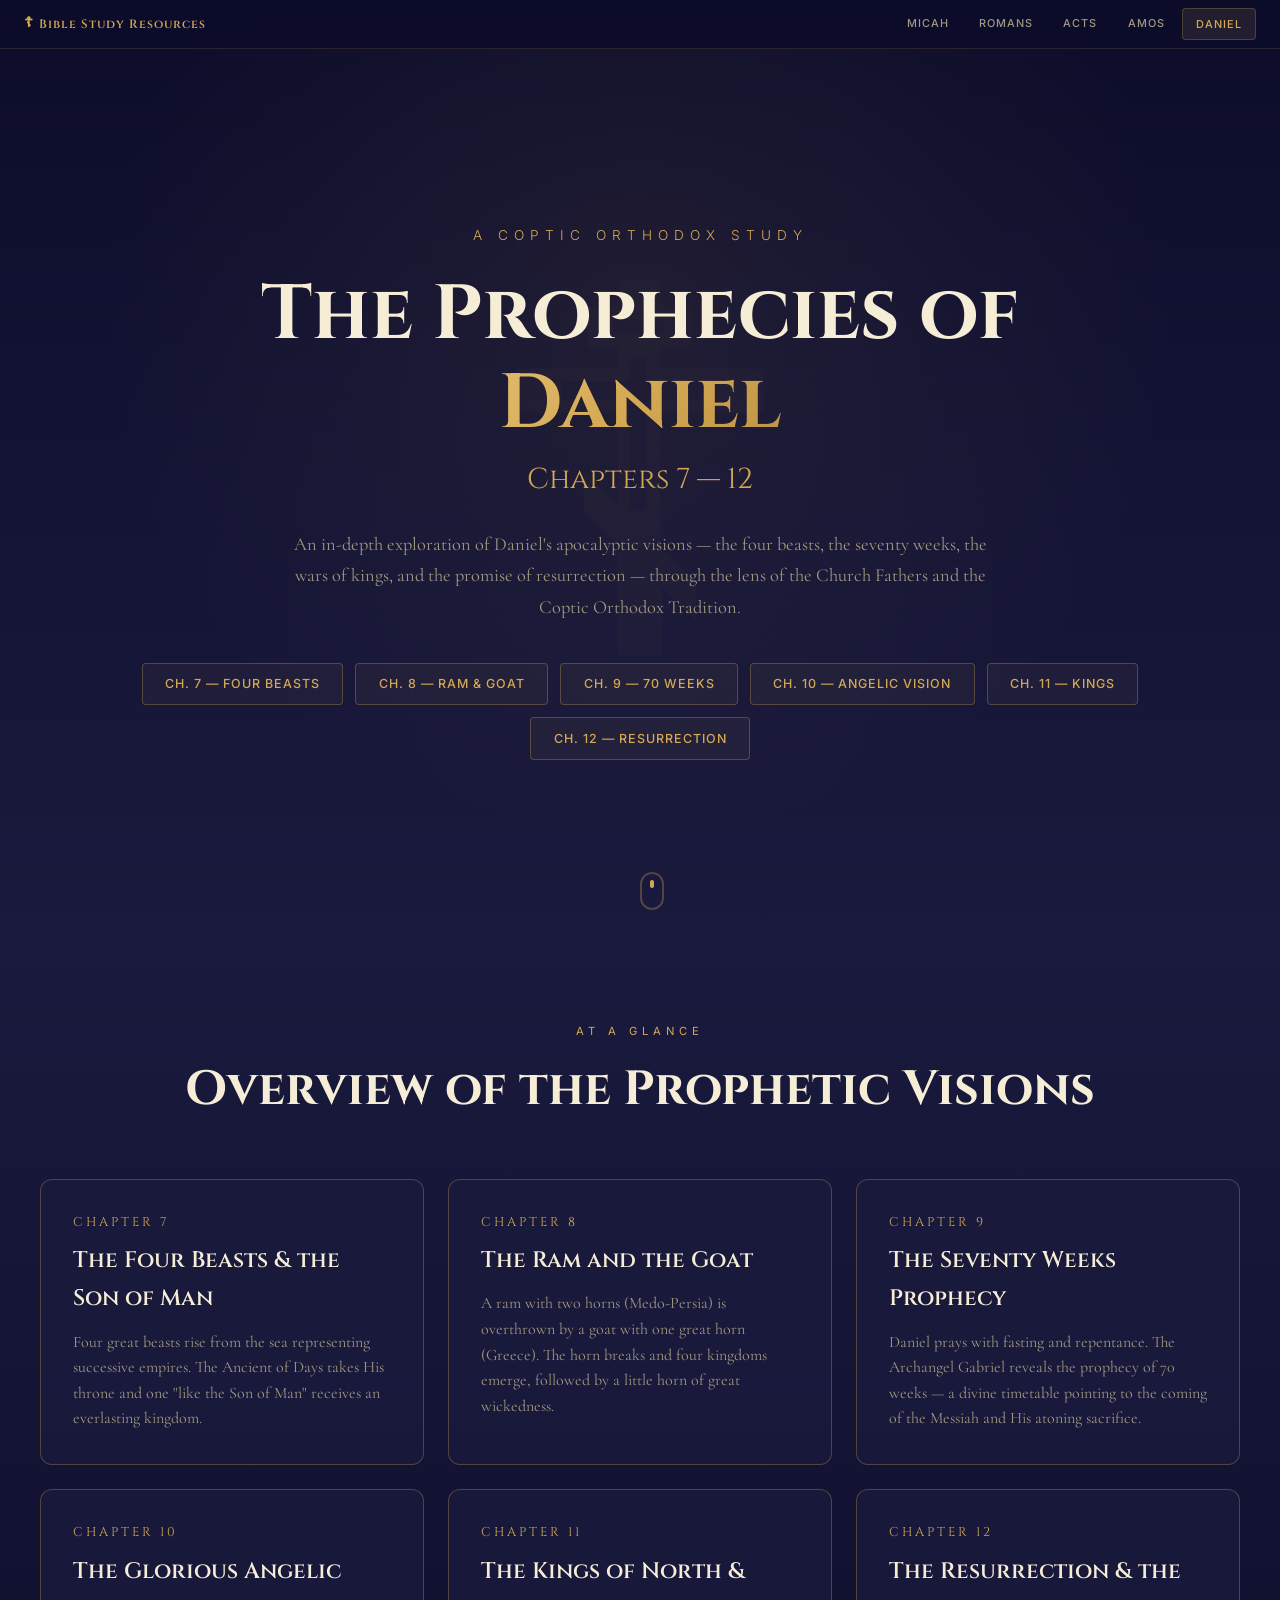
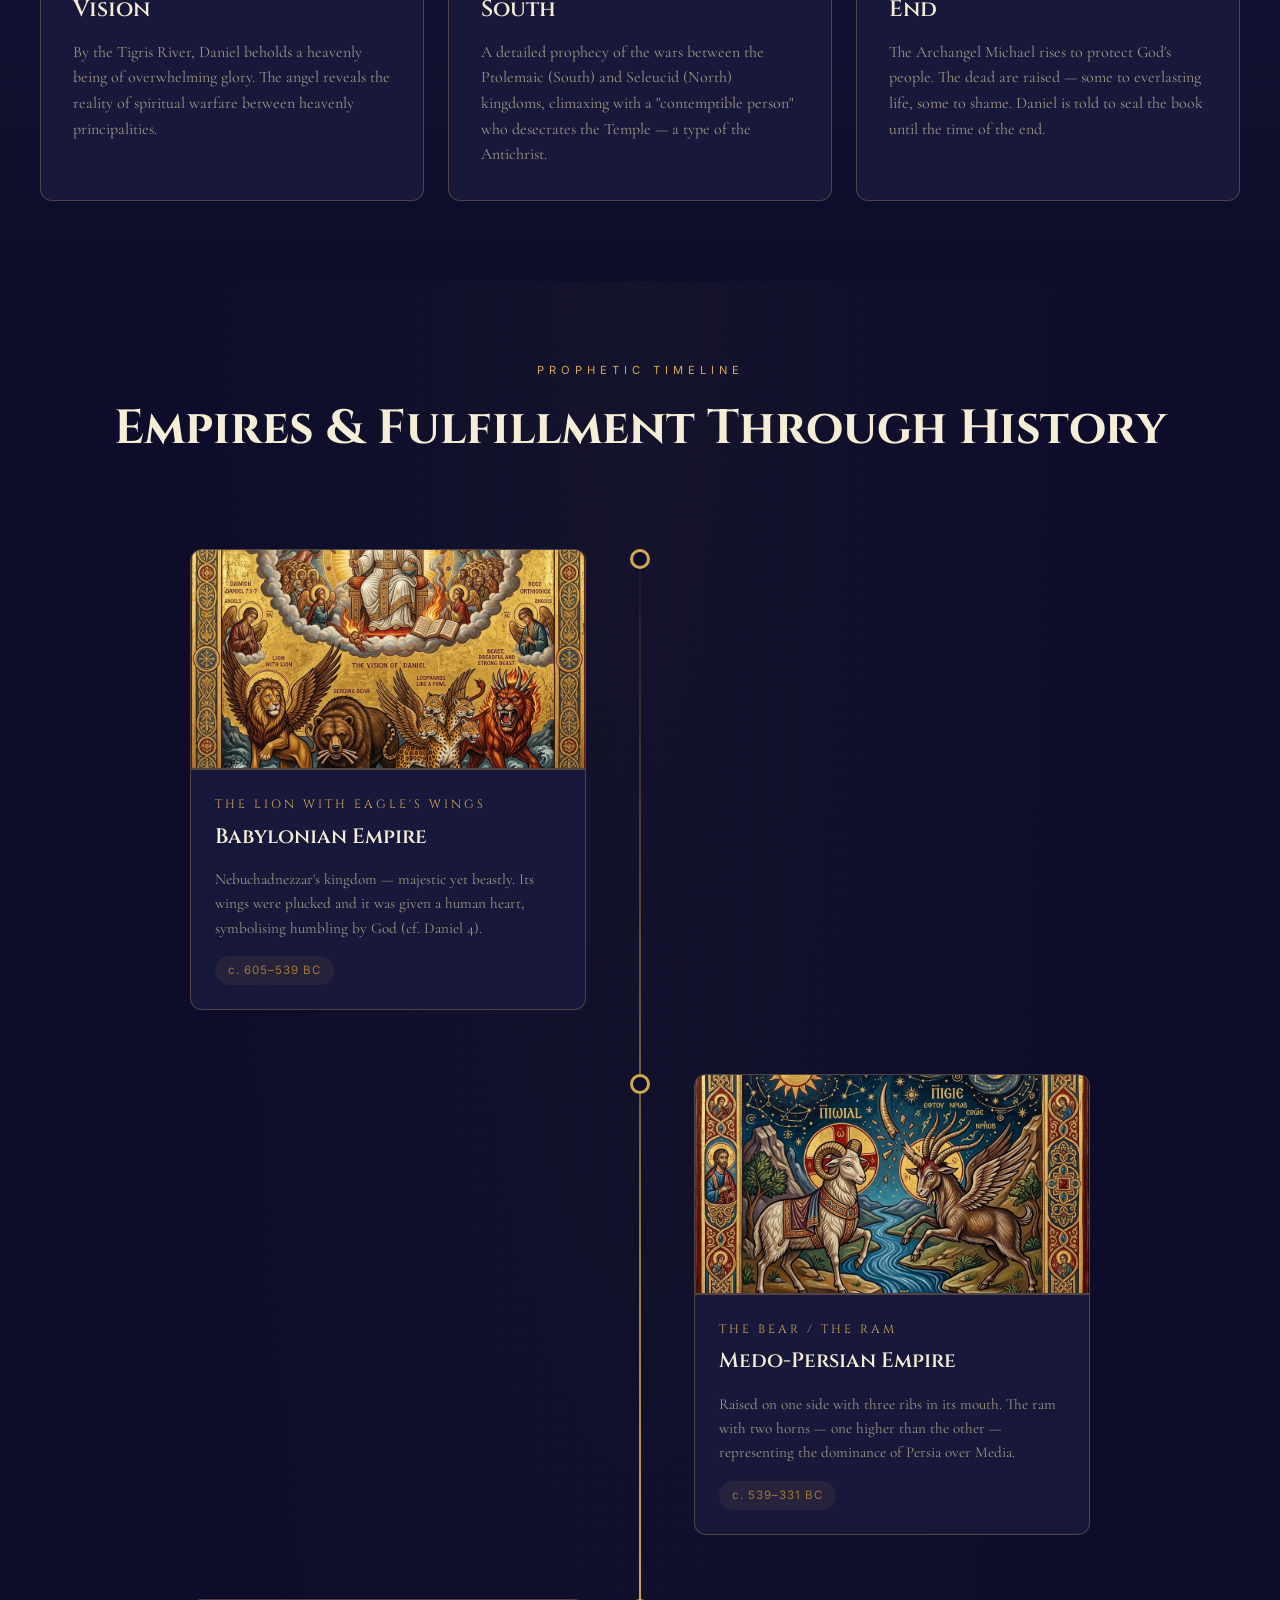
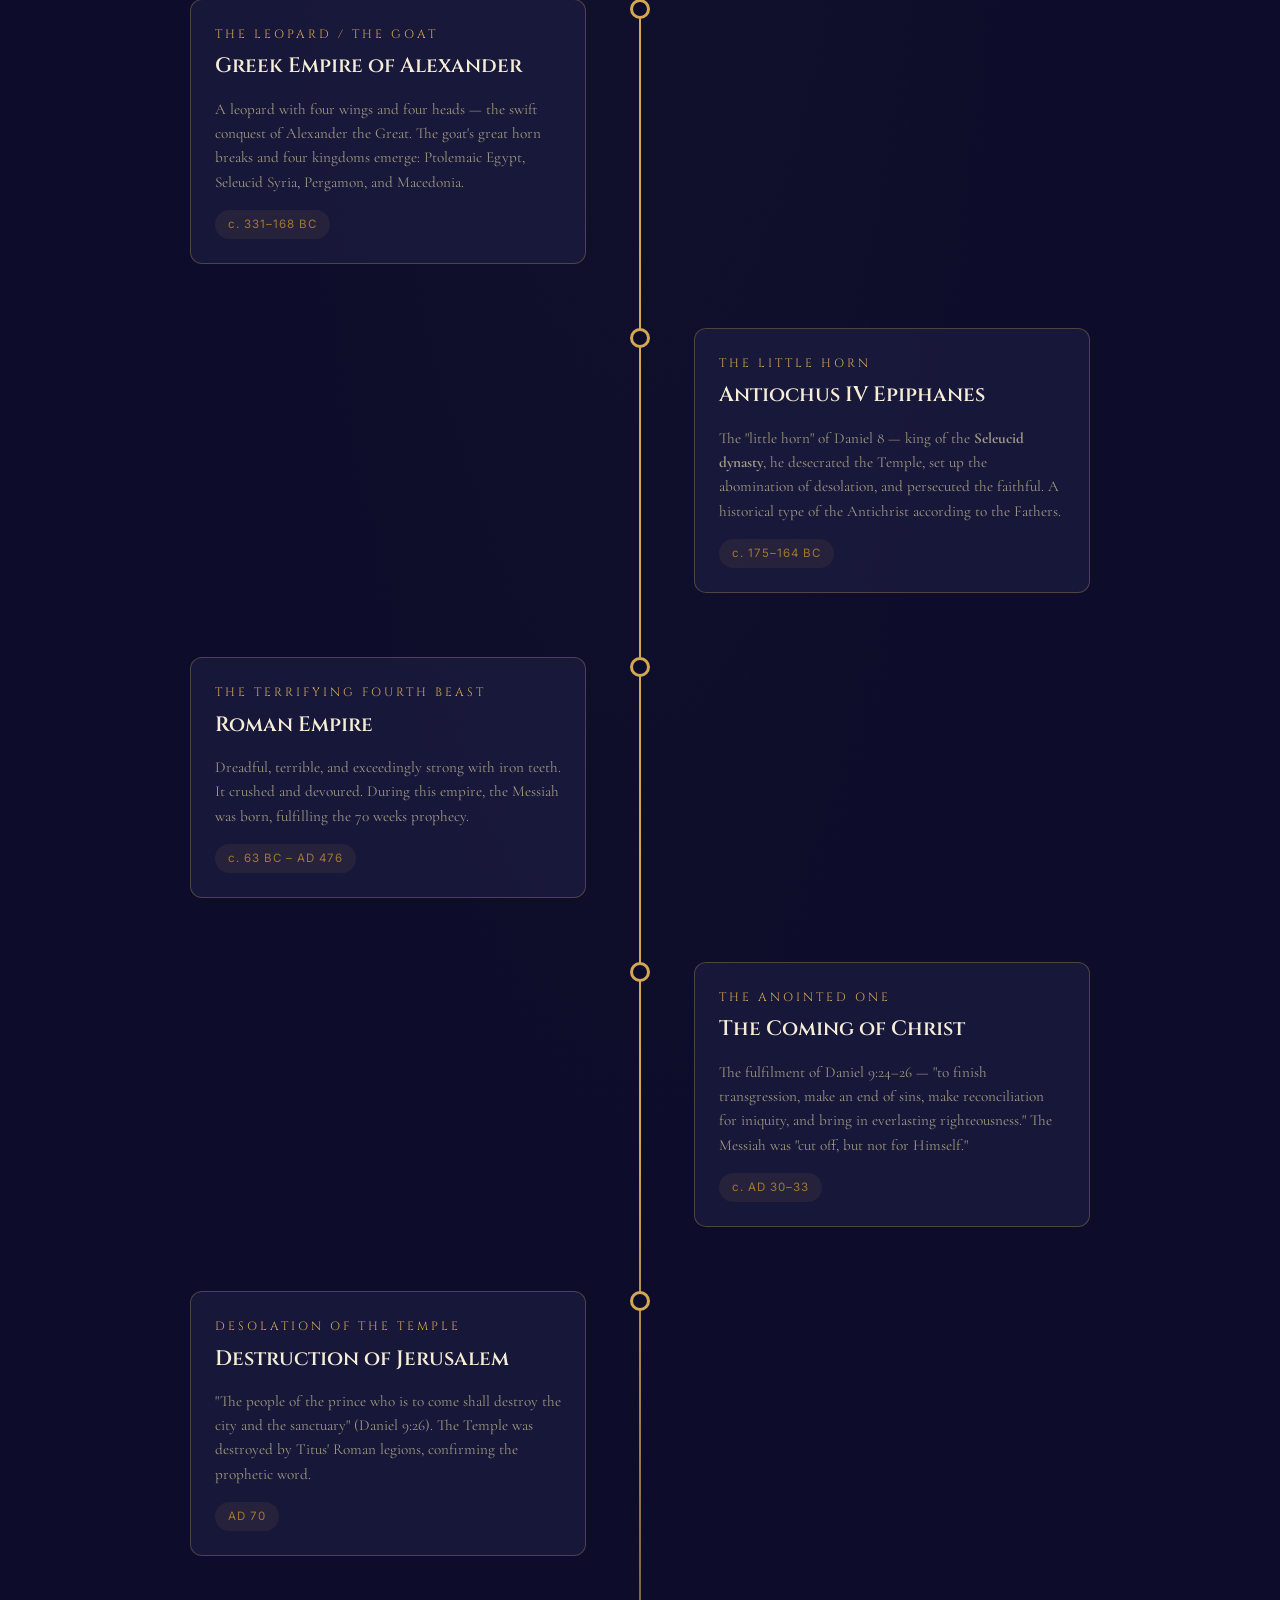
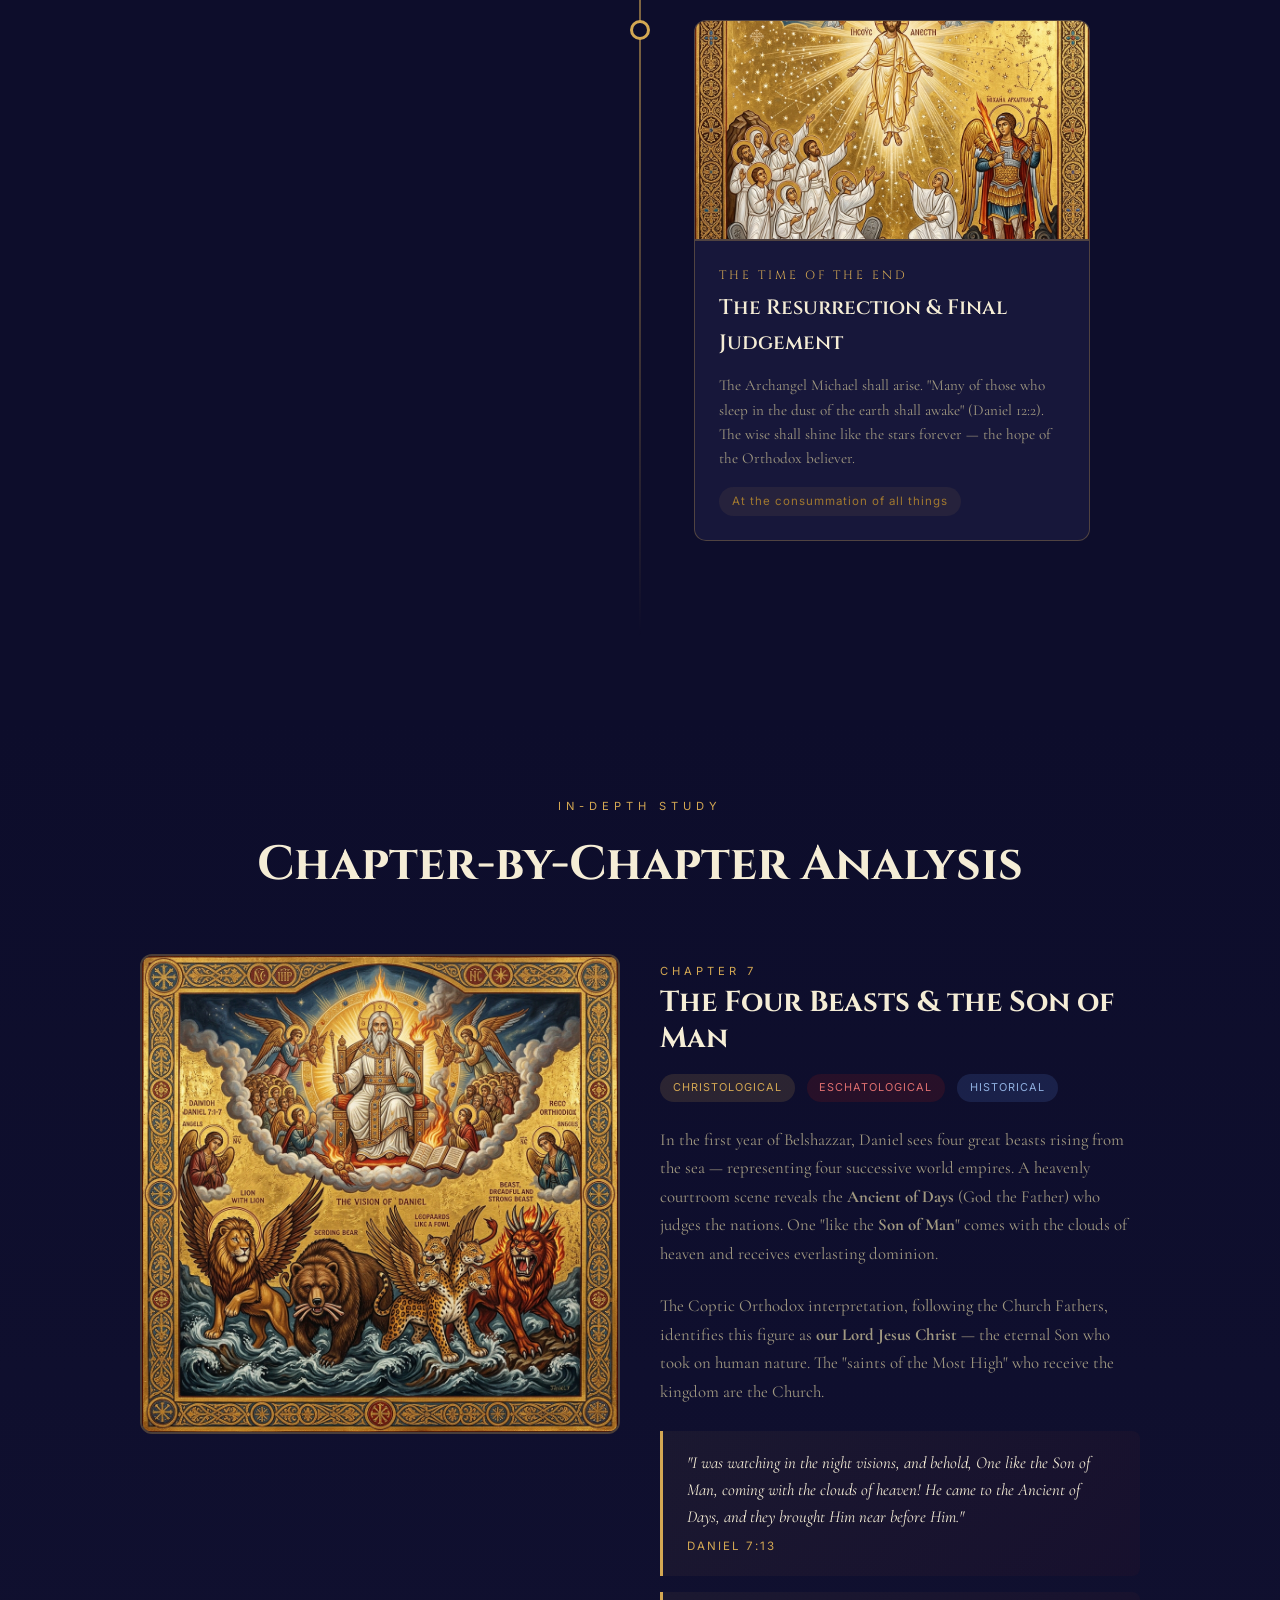
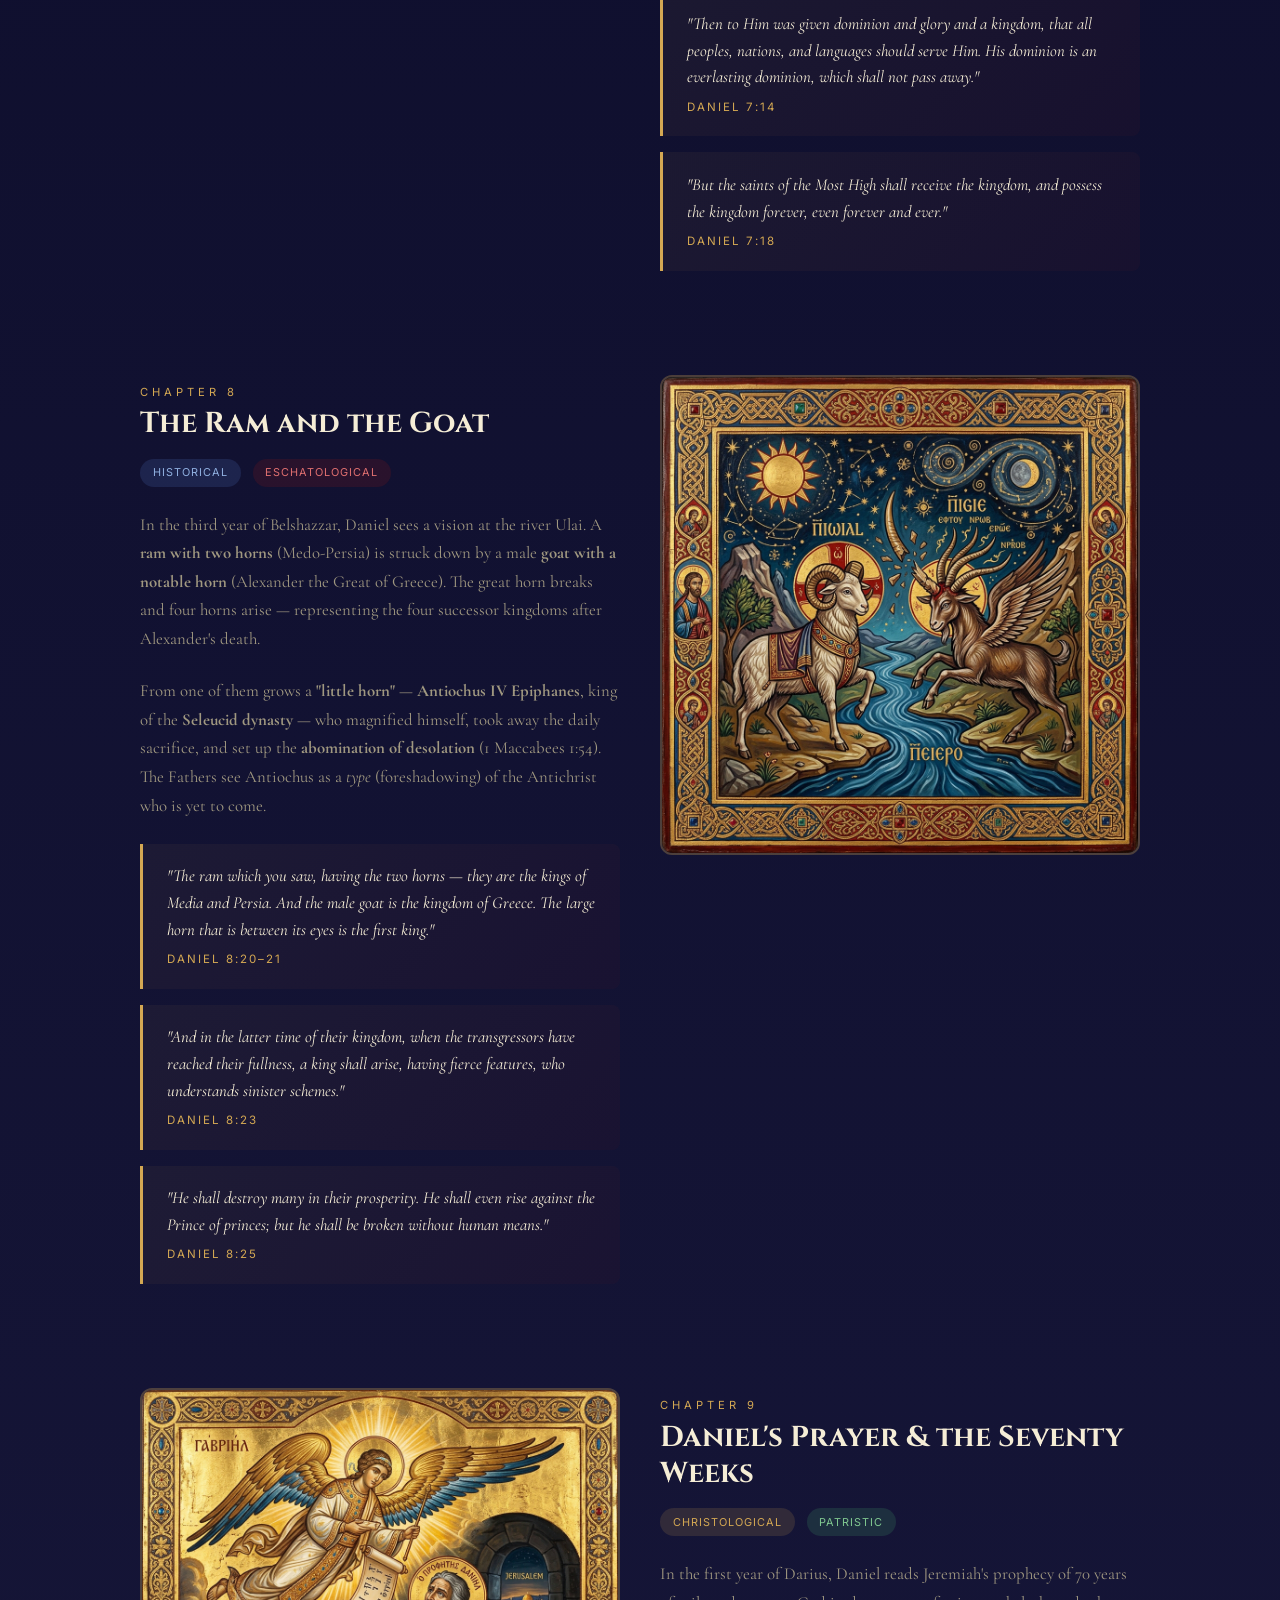
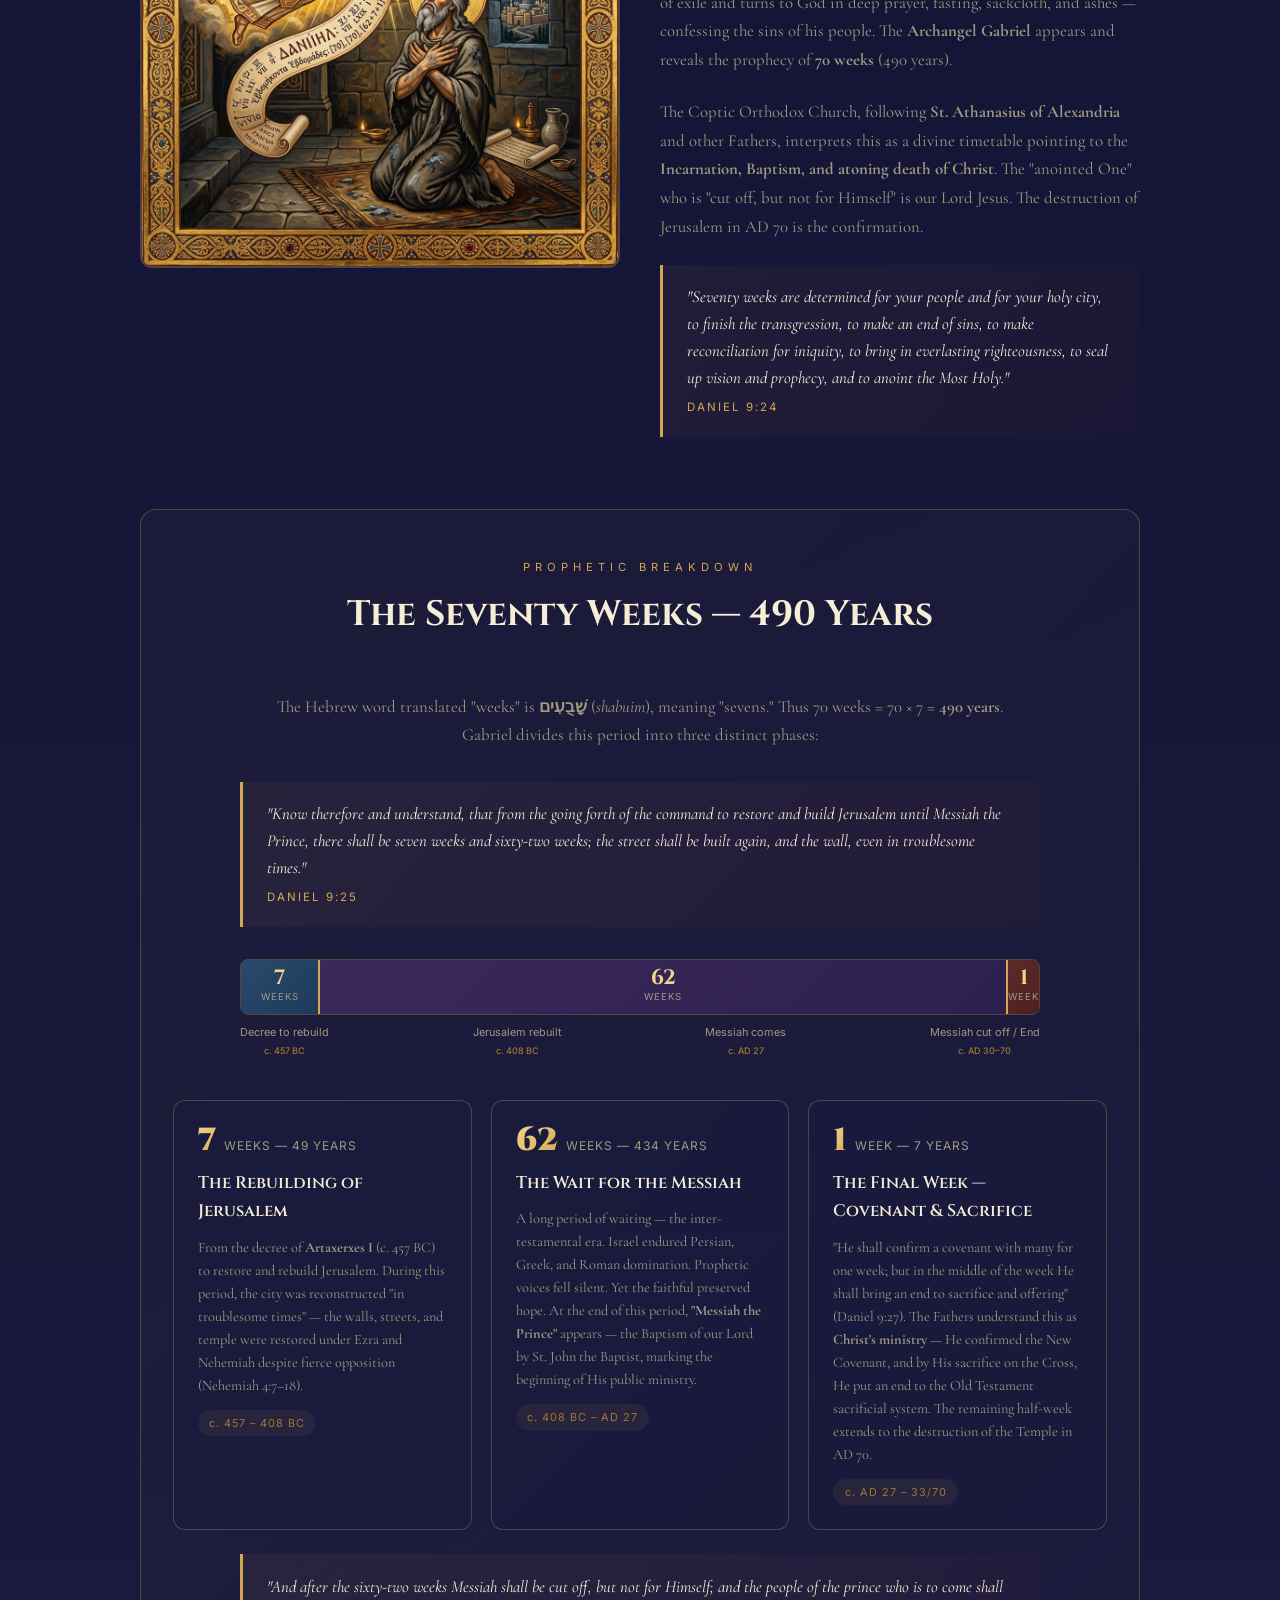
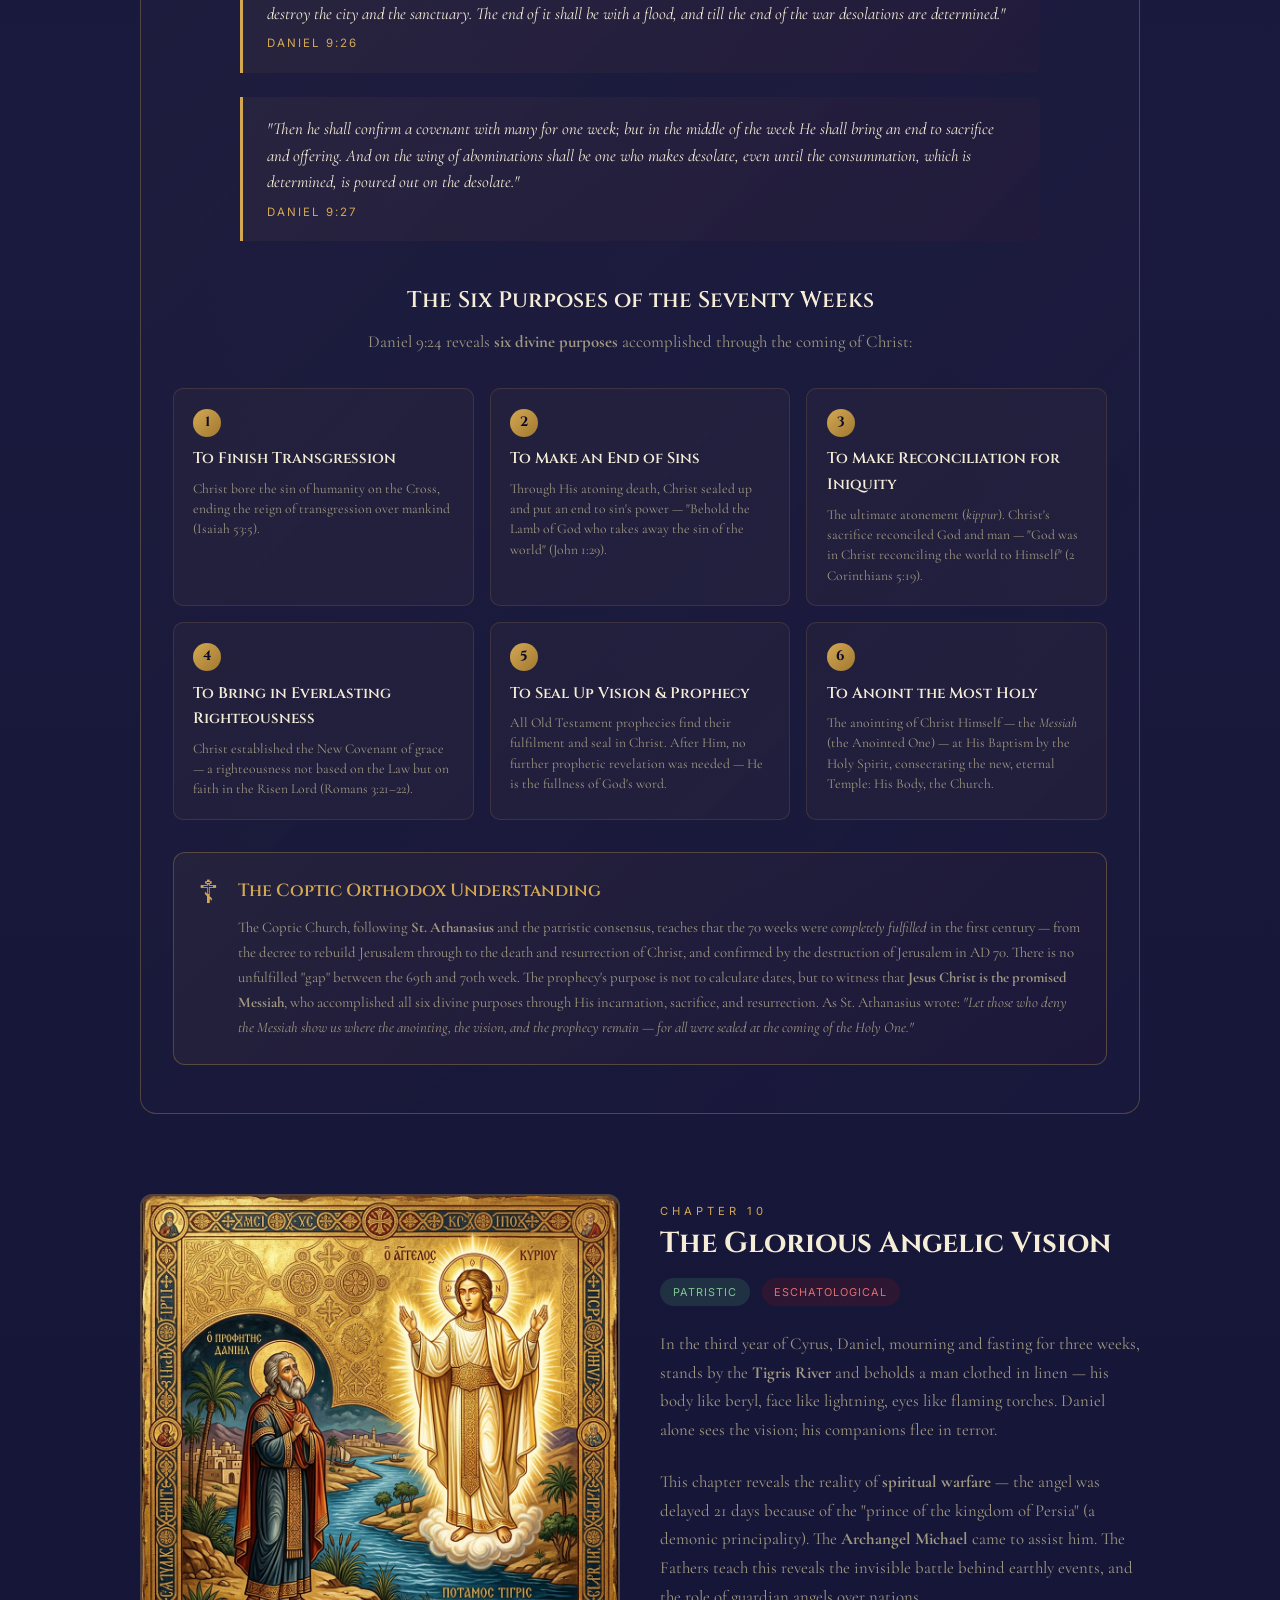
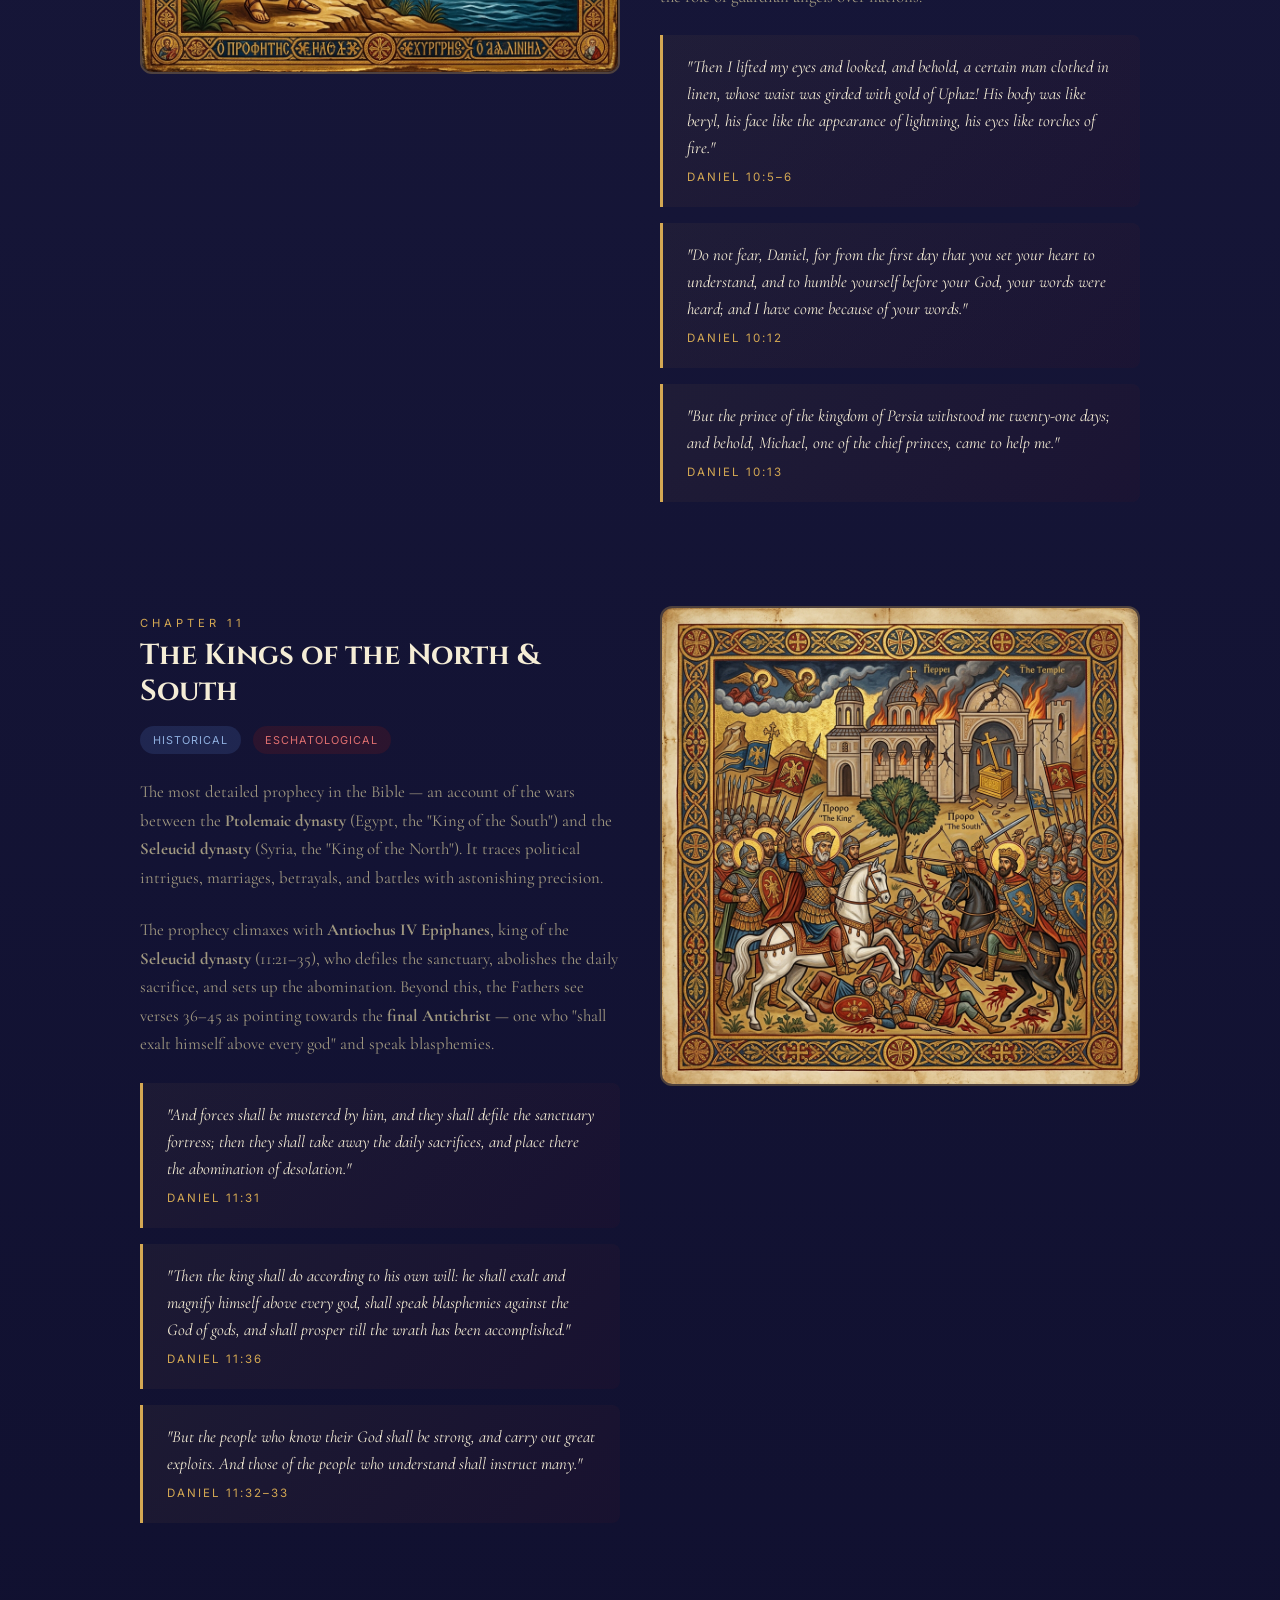
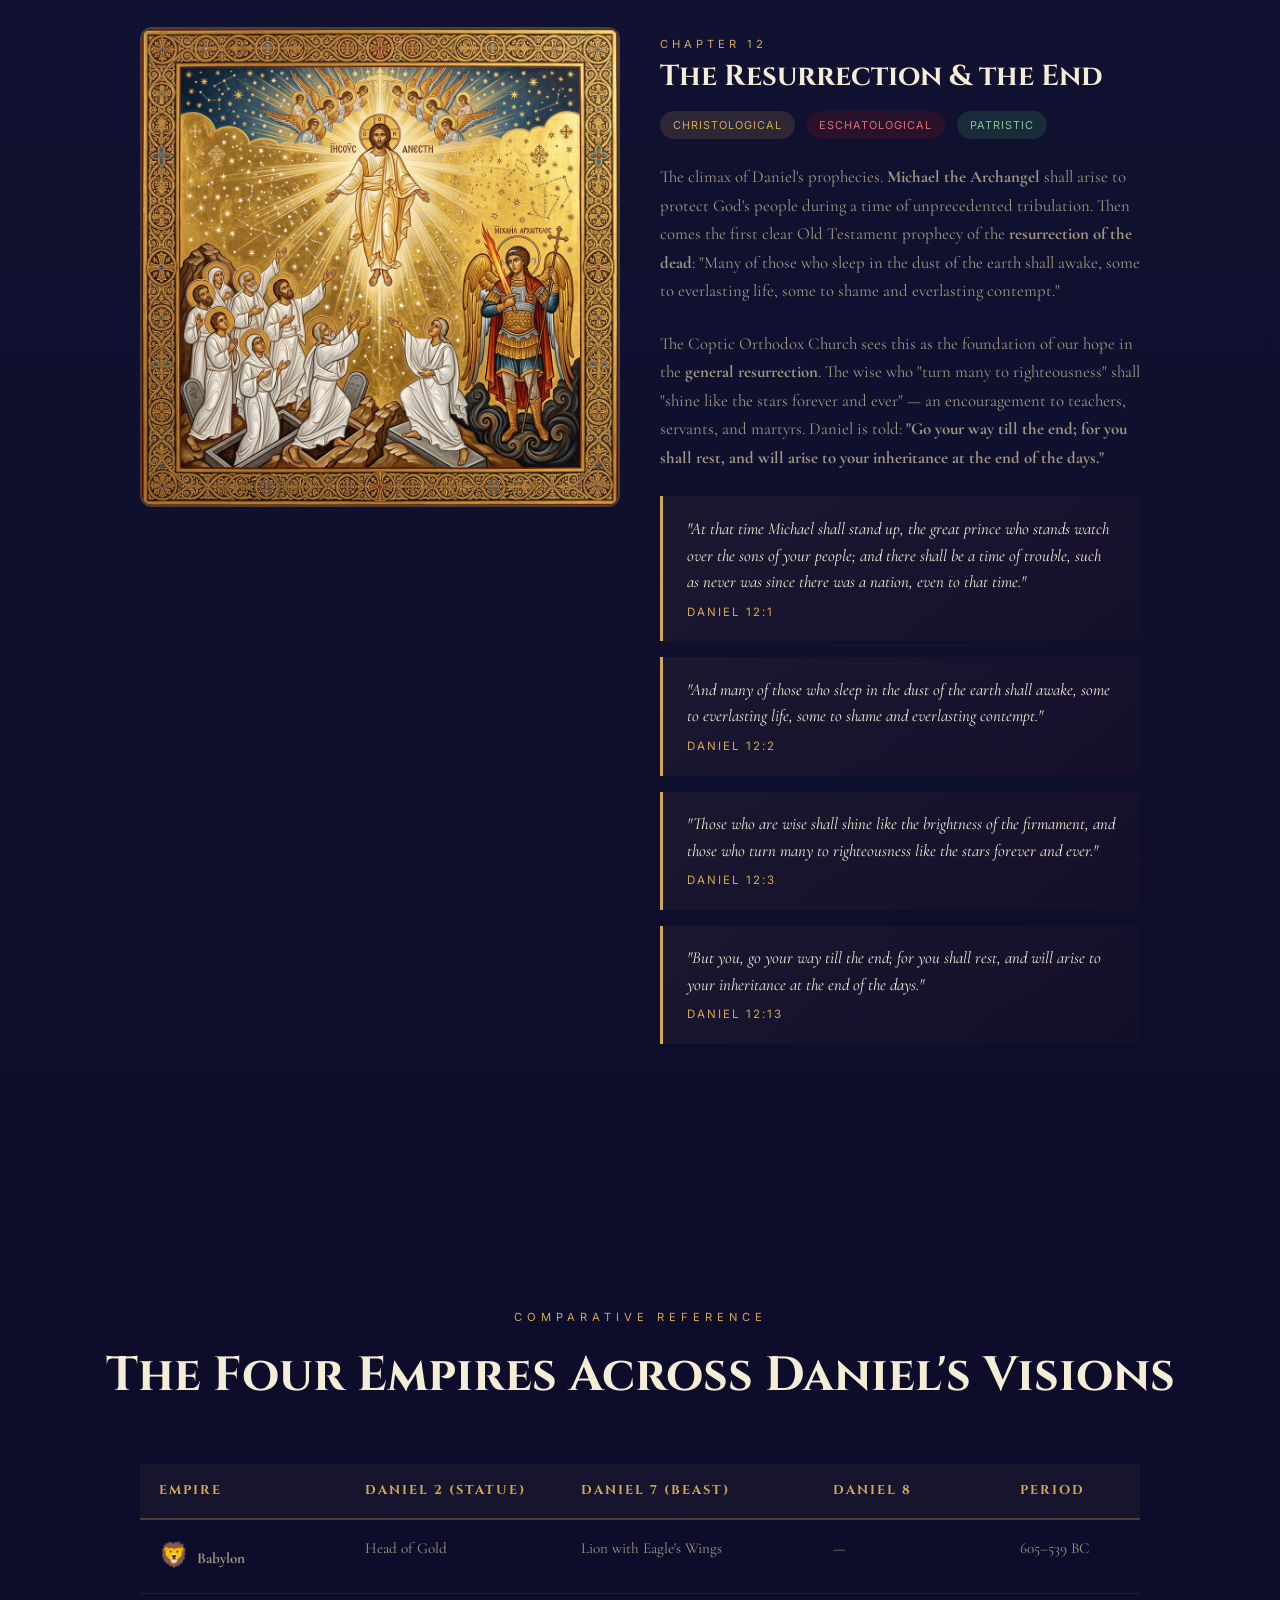
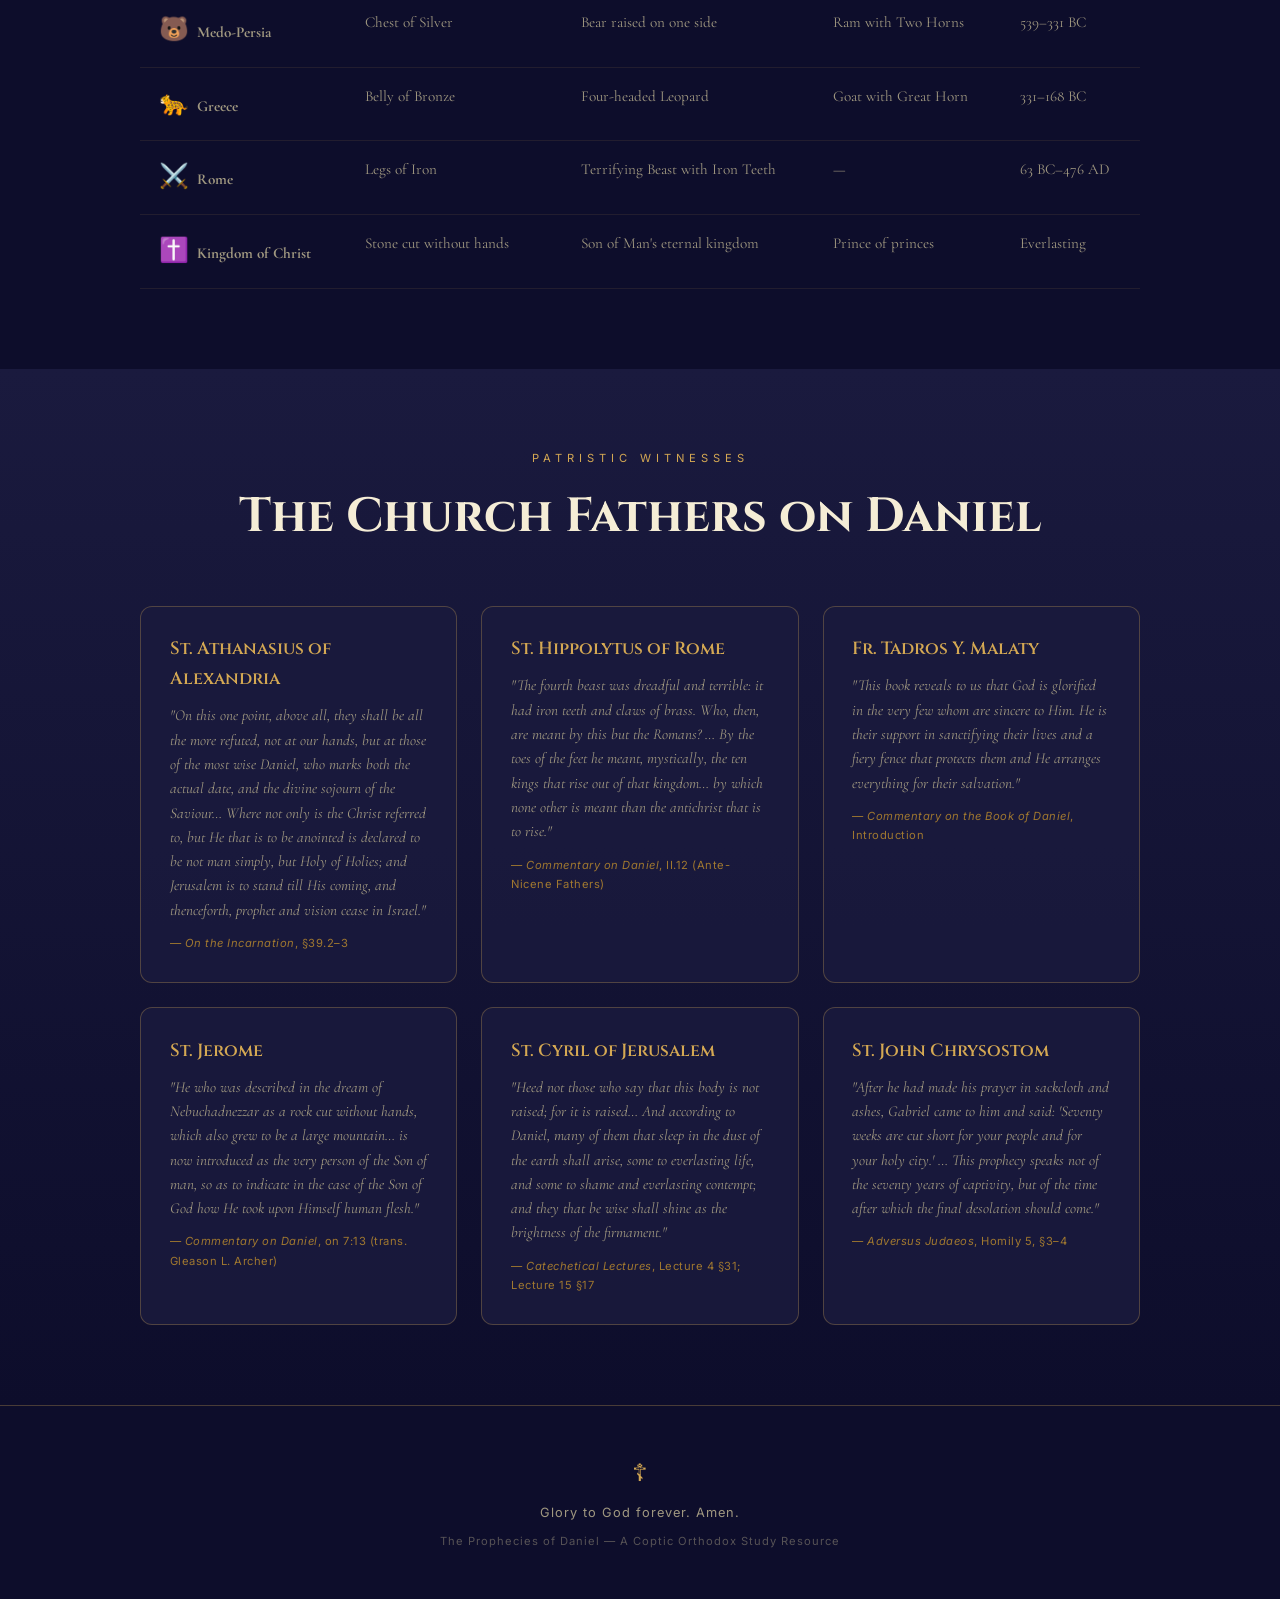
<file: daniel/index.html>
<!DOCTYPE html>
<html lang="en">
<head>
  <meta charset="UTF-8">
  <meta name="viewport" content="width=device-width, initial-scale=1.0">
  <meta name="description" content="An in-depth timeline and summary of Daniel Chapters 7-12, exploring prophetic visions from a Coptic Orthodox perspective with patristic commentary.">
  <title>The Prophecies of Daniel — Chapters 7–12 | Coptic Orthodox Study</title>
  <link rel="stylesheet" href="style.css">
</head>
<body>


<!-- ===== HOME NAV ===== -->
<nav class="home-nav">
  <a href="../" class="home-link">☦ <span>Bible Study Resources</span></a>
  <div class="home-nav-books">
    <a href="../micah/">Micah</a>
    <a href="../romans/">Romans</a>
    <a href="../acts/">Acts</a>
    <a href="../amos/">Amos</a>
    <a href="../daniel/" class="active">Daniel</a>
  </div>
</nav>

<!-- ===== HERO ===== -->
<section class="hero" id="top">
  <p class="hero-subtitle">A Coptic Orthodox Study</p>
  <h1 class="hero-title">The Prophecies of <span>Daniel</span></h1>
  <p class="hero-chapters">Chapters 7 — 12</p>
  <p class="hero-desc">An in-depth exploration of Daniel's apocalyptic visions — the four beasts, the seventy weeks, the wars of kings, and the promise of resurrection — through the lens of the Church Fathers and the Coptic Orthodox Tradition.</p>
  <nav class="hero-nav">
    <a href="#ch7">Ch. 7 — Four Beasts</a>
    <a href="#ch8">Ch. 8 — Ram &amp; Goat</a>
    <a href="#ch9">Ch. 9 — 70 Weeks</a>
    <a href="#ch10">Ch. 10 — Angelic Vision</a>
    <a href="#ch11">Ch. 11 — Kings</a>
    <a href="#ch12">Ch. 12 — Resurrection</a>
  </nav>
  <div class="scroll-indicator"><span></span></div>
</section>

<!-- ===== OVERVIEW ===== -->
<section class="overview" id="overview">
  <p class="section-label">At a Glance</p>
  <h2 class="section-title">Overview of the Prophetic Visions</h2>
  <div class="overview-grid">
    <a href="#ch7" class="overview-card" style="text-decoration:none">
      <p class="card-chapter">Chapter 7</p>
      <h3 class="card-title">The Four Beasts &amp; the Son of Man</h3>
      <p class="card-desc">Four great beasts rise from the sea representing successive empires. The Ancient of Days takes His throne and one "like the Son of Man" receives an everlasting kingdom.</p>
    </a>
    <a href="#ch8" class="overview-card" style="text-decoration:none">
      <p class="card-chapter">Chapter 8</p>
      <h3 class="card-title">The Ram and the Goat</h3>
      <p class="card-desc">A ram with two horns (Medo-Persia) is overthrown by a goat with one great horn (Greece). The horn breaks and four kingdoms emerge, followed by a little horn of great wickedness.</p>
    </a>
    <a href="#ch9" class="overview-card" style="text-decoration:none">
      <p class="card-chapter">Chapter 9</p>
      <h3 class="card-title">The Seventy Weeks Prophecy</h3>
      <p class="card-desc">Daniel prays with fasting and repentance. The Archangel Gabriel reveals the prophecy of 70 weeks — a divine timetable pointing to the coming of the Messiah and His atoning sacrifice.</p>
    </a>
    <a href="#ch10" class="overview-card" style="text-decoration:none">
      <p class="card-chapter">Chapter 10</p>
      <h3 class="card-title">The Glorious Angelic Vision</h3>
      <p class="card-desc">By the Tigris River, Daniel beholds a heavenly being of overwhelming glory. The angel reveals the reality of spiritual warfare between heavenly principalities.</p>
    </a>
    <a href="#ch11" class="overview-card" style="text-decoration:none">
      <p class="card-chapter">Chapter 11</p>
      <h3 class="card-title">The Kings of North &amp; South</h3>
      <p class="card-desc">A detailed prophecy of the wars between the Ptolemaic (South) and Seleucid (North) kingdoms, climaxing with a "contemptible person" who desecrates the Temple — a type of the Antichrist.</p>
    </a>
    <a href="#ch12" class="overview-card" style="text-decoration:none">
      <p class="card-chapter">Chapter 12</p>
      <h3 class="card-title">The Resurrection &amp; the End</h3>
      <p class="card-desc">The Archangel Michael rises to protect God's people. The dead are raised — some to everlasting life, some to shame. Daniel is told to seal the book until the time of the end.</p>
    </a>
  </div>
</section>

<!-- ===== HISTORICAL TIMELINE ===== -->
<section class="timeline-section" id="timeline">
  <p class="section-label">Prophetic Timeline</p>
  <h2 class="section-title">Empires &amp; Fulfillment Through History</h2>
  <div class="timeline">

    <div class="timeline-item"><div class="timeline-dot"></div>
      <div class="timeline-content">
        <img src="images/ch7-beasts.png" alt="Babylon" class="timeline-img">
        <div class="timeline-body">
          <p class="timeline-chapter">The Lion with Eagle's Wings</p>
          <h3 class="timeline-title">Babylonian Empire</h3>
          <p class="timeline-text">Nebuchadnezzar's kingdom — majestic yet beastly. Its wings were plucked and it was given a human heart, symbolising humbling by God (cf. Daniel 4).</p>
          <span class="timeline-date">c. 605–539 BC</span>
        </div>
      </div>
    </div>

    <div class="timeline-item"><div class="timeline-dot"></div>
      <div class="timeline-content">
        <img src="images/ch8-ram-goat.png" alt="Medo-Persia" class="timeline-img">
        <div class="timeline-body">
          <p class="timeline-chapter">The Bear / The Ram</p>
          <h3 class="timeline-title">Medo-Persian Empire</h3>
          <p class="timeline-text">Raised on one side with three ribs in its mouth. The ram with two horns — one higher than the other — representing the dominance of Persia over Media.</p>
          <span class="timeline-date">c. 539–331 BC</span>
        </div>
      </div>
    </div>

    <div class="timeline-item"><div class="timeline-dot"></div>
      <div class="timeline-content">
        <div class="timeline-body">
          <p class="timeline-chapter">The Leopard / The Goat</p>
          <h3 class="timeline-title">Greek Empire of Alexander</h3>
          <p class="timeline-text">A leopard with four wings and four heads — the swift conquest of Alexander the Great. The goat's great horn breaks and four kingdoms emerge: Ptolemaic Egypt, Seleucid Syria, Pergamon, and Macedonia.</p>
          <span class="timeline-date">c. 331–168 BC</span>
        </div>
      </div>
    </div>

    <div class="timeline-item"><div class="timeline-dot"></div>
      <div class="timeline-content">
        <div class="timeline-body">
          <p class="timeline-chapter">The Little Horn</p>
          <h3 class="timeline-title">Antiochus IV Epiphanes</h3>
          <p class="timeline-text">The "little horn" of Daniel 8 — king of the <strong>Seleucid dynasty</strong>, he desecrated the Temple, set up the abomination of desolation, and persecuted the faithful. A historical type of the Antichrist according to the Fathers.</p>
          <span class="timeline-date">c. 175–164 BC</span>
        </div>
      </div>
    </div>

    <div class="timeline-item"><div class="timeline-dot"></div>
      <div class="timeline-content">
        <div class="timeline-body">
          <p class="timeline-chapter">The Terrifying Fourth Beast</p>
          <h3 class="timeline-title">Roman Empire</h3>
          <p class="timeline-text">Dreadful, terrible, and exceedingly strong with iron teeth. It crushed and devoured. During this empire, the Messiah was born, fulfilling the 70 weeks prophecy.</p>
          <span class="timeline-date">c. 63 BC – AD 476</span>
        </div>
      </div>
    </div>

    <div class="timeline-item"><div class="timeline-dot"></div>
      <div class="timeline-content">
        <div class="timeline-body">
          <p class="timeline-chapter">The Anointed One</p>
          <h3 class="timeline-title">The Coming of Christ</h3>
          <p class="timeline-text">The fulfilment of Daniel 9:24–26 — "to finish transgression, make an end of sins, make reconciliation for iniquity, and bring in everlasting righteousness." The Messiah was "cut off, but not for Himself."</p>
          <span class="timeline-date">c. AD 30–33</span>
        </div>
      </div>
    </div>

    <div class="timeline-item"><div class="timeline-dot"></div>
      <div class="timeline-content">
        <div class="timeline-body">
          <p class="timeline-chapter">Desolation of the Temple</p>
          <h3 class="timeline-title">Destruction of Jerusalem</h3>
          <p class="timeline-text">"The people of the prince who is to come shall destroy the city and the sanctuary" (Daniel 9:26). The Temple was destroyed by Titus' Roman legions, confirming the prophetic word.</p>
          <span class="timeline-date">AD 70</span>
        </div>
      </div>
    </div>

    <div class="timeline-item"><div class="timeline-dot"></div>
      <div class="timeline-content">
        <img src="images/ch12-resurrection.png" alt="End Times" class="timeline-img">
        <div class="timeline-body">
          <p class="timeline-chapter">The Time of the End</p>
          <h3 class="timeline-title">The Resurrection &amp; Final Judgement</h3>
          <p class="timeline-text">The Archangel Michael shall arise. "Many of those who sleep in the dust of the earth shall awake" (Daniel 12:2). The wise shall shine like the stars forever — the hope of the Orthodox believer.</p>
          <span class="timeline-date">At the consummation of all things</span>
        </div>
      </div>
    </div>

  </div>
</section>

<!-- ===== CHAPTER DETAILS ===== -->
<section class="chapters-detail" id="chapters">
  <p class="section-label">In-Depth Study</p>
  <h2 class="section-title">Chapter-by-Chapter Analysis</h2>

  <!-- CHAPTER 7 -->
  <div class="chapter-block" id="ch7">
    <div class="chapter-image-wrap">
      <img src="images/ch7-beasts.png" alt="Daniel Chapter 7 — The Four Beasts and the Son of Man">
    </div>
    <div class="chapter-info">
      <p class="ch-label">Chapter 7</p>
      <h3 class="ch-title">The Four Beasts &amp; the Son of Man</h3>
      <div style="margin-bottom:1rem">
        <span class="interp-tag christological">Christological</span>
        <span class="interp-tag eschatological">Eschatological</span>
        <span class="interp-tag historical">Historical</span>
      </div>
      <p class="ch-summary">In the first year of Belshazzar, Daniel sees four great beasts rising from the sea — representing four successive world empires. A heavenly courtroom scene reveals the <strong>Ancient of Days</strong> (God the Father) who judges the nations. One "like the <strong>Son of Man</strong>" comes with the clouds of heaven and receives everlasting dominion.</p>
      <p class="ch-summary">The Coptic Orthodox interpretation, following the Church Fathers, identifies this figure as <strong>our Lord Jesus Christ</strong> — the eternal Son who took on human nature. The "saints of the Most High" who receive the kingdom are the Church.</p>

      <div class="verse-block">
        <p class="verse-text">"I was watching in the night visions, and behold, One like the Son of Man, coming with the clouds of heaven! He came to the Ancient of Days, and they brought Him near before Him."</p>
        <p class="verse-ref">Daniel 7:13</p>
      </div>
      <div class="verse-block">
        <p class="verse-text">"Then to Him was given dominion and glory and a kingdom, that all peoples, nations, and languages should serve Him. His dominion is an everlasting dominion, which shall not pass away."</p>
        <p class="verse-ref">Daniel 7:14</p>
      </div>
      <div class="verse-block">
        <p class="verse-text">"But the saints of the Most High shall receive the kingdom, and possess the kingdom forever, even forever and ever."</p>
        <p class="verse-ref">Daniel 7:18</p>
      </div>
    </div>
  </div>

  <!-- CHAPTER 8 -->
  <div class="chapter-block" id="ch8">
    <div class="chapter-image-wrap">
      <img src="images/ch8-ram-goat.png" alt="Daniel Chapter 8 — The Ram and the Goat">
    </div>
    <div class="chapter-info">
      <p class="ch-label">Chapter 8</p>
      <h3 class="ch-title">The Ram and the Goat</h3>
      <div style="margin-bottom:1rem">
        <span class="interp-tag historical">Historical</span>
        <span class="interp-tag eschatological">Eschatological</span>
      </div>
      <p class="ch-summary">In the third year of Belshazzar, Daniel sees a vision at the river Ulai. A <strong>ram with two horns</strong> (Medo-Persia) is struck down by a male <strong>goat with a notable horn</strong> (Alexander the Great of Greece). The great horn breaks and four horns arise — representing the four successor kingdoms after Alexander's death.</p>
      <p class="ch-summary">From one of them grows a <strong>"little horn"</strong> — <strong>Antiochus IV Epiphanes</strong>, king of the <strong>Seleucid dynasty</strong> — who magnified himself, took away the daily sacrifice, and set up the <strong>abomination of desolation</strong> (1 Maccabees 1:54). The Fathers see Antiochus as a <em>type</em> (foreshadowing) of the Antichrist who is yet to come.</p>

      <div class="verse-block">
        <p class="verse-text">"The ram which you saw, having the two horns — they are the kings of Media and Persia. And the male goat is the kingdom of Greece. The large horn that is between its eyes is the first king."</p>
        <p class="verse-ref">Daniel 8:20–21</p>
      </div>
      <div class="verse-block">
        <p class="verse-text">"And in the latter time of their kingdom, when the transgressors have reached their fullness, a king shall arise, having fierce features, who understands sinister schemes."</p>
        <p class="verse-ref">Daniel 8:23</p>
      </div>
      <div class="verse-block">
        <p class="verse-text">"He shall destroy many in their prosperity. He shall even rise against the Prince of princes; but he shall be broken without human means."</p>
        <p class="verse-ref">Daniel 8:25</p>
      </div>
    </div>
  </div>

  <!-- CHAPTER 9 -->
  <div class="chapter-block" id="ch9">
    <div class="chapter-image-wrap">
      <img src="images/ch9-prayer.png" alt="Daniel Chapter 9 — Prayer and the Seventy Weeks">
    </div>
    <div class="chapter-info">
      <p class="ch-label">Chapter 9</p>
      <h3 class="ch-title">Daniel's Prayer &amp; the Seventy Weeks</h3>
      <div style="margin-bottom:1rem">
        <span class="interp-tag christological">Christological</span>
        <span class="interp-tag patristic">Patristic</span>
      </div>
      <p class="ch-summary">In the first year of Darius, Daniel reads Jeremiah's prophecy of 70 years of exile and turns to God in deep prayer, fasting, sackcloth, and ashes — confessing the sins of his people. The <strong>Archangel Gabriel</strong> appears and reveals the prophecy of <strong>70 weeks</strong> (490 years).</p>
      <p class="ch-summary">The Coptic Orthodox Church, following <strong>St. Athanasius of Alexandria</strong> and other Fathers, interprets this as a divine timetable pointing to the <strong>Incarnation, Baptism, and atoning death of Christ</strong>. The "anointed One" who is "cut off, but not for Himself" is our Lord Jesus. The destruction of Jerusalem in AD 70 is the confirmation.</p>

      <div class="verse-block">
        <p class="verse-text">"Seventy weeks are determined for your people and for your holy city, to finish the transgression, to make an end of sins, to make reconciliation for iniquity, to bring in everlasting righteousness, to seal up vision and prophecy, and to anoint the Most Holy."</p>
        <p class="verse-ref">Daniel 9:24</p>
      </div>
    </div>
  </div>

  <!-- 70 WEEKS DETAILED BREAKDOWN -->
  <div class="weeks-breakdown" id="seventy-weeks">
    <p class="section-label">Prophetic Breakdown</p>
    <h3 class="section-title" style="font-size:clamp(1.4rem,3vw,2.2rem)">The Seventy Weeks — 490 Years</h3>
    <p class="weeks-intro">The Hebrew word translated "weeks" is <strong>שָׁבֻעִים</strong> (<em>shabuim</em>), meaning "sevens." Thus 70 weeks = 70 × 7 = <strong>490 years</strong>. Gabriel divides this period into three distinct phases:</p>

    <div class="verse-block" style="max-width:800px;margin:0 auto 2rem;">
      <p class="verse-text">"Know therefore and understand, that from the going forth of the command to restore and build Jerusalem until Messiah the Prince, there shall be seven weeks and sixty-two weeks; the street shall be built again, and the wall, even in troublesome times."</p>
      <p class="verse-ref">Daniel 9:25</p>
    </div>

    <!-- VISUAL TIMELINE BAR -->
    <div class="weeks-visual">
      <div class="weeks-bar">
        <div class="weeks-segment seg-1" style="flex:7">
          <span class="seg-num">7</span>
          <span class="seg-label">weeks</span>
        </div>
        <div class="weeks-segment seg-2" style="flex:62">
          <span class="seg-num">62</span>
          <span class="seg-label">weeks</span>
        </div>
        <div class="weeks-segment seg-3" style="flex:1">
          <span class="seg-num">1</span>
          <span class="seg-label">week</span>
        </div>
      </div>
      <div class="weeks-bar-labels">
        <span>Decree to rebuild<br><small>c. 457 BC</small></span>
        <span>Jerusalem rebuilt<br><small>c. 408 BC</small></span>
        <span>Messiah comes<br><small>c. AD 27</small></span>
        <span>Messiah cut off / End<br><small>c. AD 30–70</small></span>
      </div>
    </div>

    <!-- THREE PERIOD CARDS -->
    <div class="weeks-periods">
      <div class="period-card">
        <div class="period-header">
          <span class="period-number">7</span>
          <span class="period-unit">Weeks — 49 Years</span>
        </div>
        <h4 class="period-title">The Rebuilding of Jerusalem</h4>
        <p class="period-text">From the decree of <strong>Artaxerxes I</strong> (c. 457 BC) to restore and rebuild Jerusalem. During this period, the city was reconstructed "in troublesome times" — the walls, streets, and temple were restored under Ezra and Nehemiah despite fierce opposition (Nehemiah 4:7–18).</p>
        <p class="period-date">c. 457 – 408 BC</p>
      </div>
      <div class="period-card">
        <div class="period-header">
          <span class="period-number">62</span>
          <span class="period-unit">Weeks — 434 Years</span>
        </div>
        <h4 class="period-title">The Wait for the Messiah</h4>
        <p class="period-text">A long period of waiting — the inter-testamental era. Israel endured Persian, Greek, and Roman domination. Prophetic voices fell silent. Yet the faithful preserved hope. At the end of this period, <strong>"Messiah the Prince"</strong> appears — the Baptism of our Lord by St. John the Baptist, marking the beginning of His public ministry.</p>
        <p class="period-date">c. 408 BC – AD 27</p>
      </div>
      <div class="period-card">
        <div class="period-header">
          <span class="period-number">1</span>
          <span class="period-unit">Week — 7 Years</span>
        </div>
        <h4 class="period-title">The Final Week — Covenant &amp; Sacrifice</h4>
        <p class="period-text">"He shall confirm a covenant with many for one week; but in the middle of the week He shall bring an end to sacrifice and offering" (Daniel 9:27). The Fathers understand this as <strong>Christ's ministry</strong> — He confirmed the New Covenant, and by His sacrifice on the Cross, He put an end to the Old Testament sacrificial system. The remaining half-week extends to the destruction of the Temple in AD 70.</p>
        <p class="period-date">c. AD 27 – 33/70</p>
      </div>
    </div>

    <div class="verse-block" style="max-width:800px;margin:1.5rem auto;">
      <p class="verse-text">"And after the sixty-two weeks Messiah shall be cut off, but not for Himself; and the people of the prince who is to come shall destroy the city and the sanctuary. The end of it shall be with a flood, and till the end of the war desolations are determined."</p>
      <p class="verse-ref">Daniel 9:26</p>
    </div>

    <div class="verse-block" style="max-width:800px;margin:0 auto 2.5rem;">
      <p class="verse-text">"Then he shall confirm a covenant with many for one week; but in the middle of the week He shall bring an end to sacrifice and offering. And on the wing of abominations shall be one who makes desolate, even until the consummation, which is determined, is poured out on the desolate."</p>
      <p class="verse-ref">Daniel 9:27</p>
    </div>

    <!-- SIX PURPOSES -->
    <h4 class="purposes-title">The Six Purposes of the Seventy Weeks</h4>
    <p class="weeks-intro">Daniel 9:24 reveals <strong>six divine purposes</strong> accomplished through the coming of Christ:</p>
    <div class="purposes-grid">
      <div class="purpose-card">
        <span class="purpose-num">1</span>
        <h5>To Finish Transgression</h5>
        <p>Christ bore the sin of humanity on the Cross, ending the reign of transgression over mankind (Isaiah 53:5).</p>
      </div>
      <div class="purpose-card">
        <span class="purpose-num">2</span>
        <h5>To Make an End of Sins</h5>
        <p>Through His atoning death, Christ sealed up and put an end to sin's power — "Behold the Lamb of God who takes away the sin of the world" (John 1:29).</p>
      </div>
      <div class="purpose-card">
        <span class="purpose-num">3</span>
        <h5>To Make Reconciliation for Iniquity</h5>
        <p>The ultimate atonement (<em>kippur</em>). Christ's sacrifice reconciled God and man — "God was in Christ reconciling the world to Himself" (2 Corinthians 5:19).</p>
      </div>
      <div class="purpose-card">
        <span class="purpose-num">4</span>
        <h5>To Bring in Everlasting Righteousness</h5>
        <p>Christ established the New Covenant of grace — a righteousness not based on the Law but on faith in the Risen Lord (Romans 3:21–22).</p>
      </div>
      <div class="purpose-card">
        <span class="purpose-num">5</span>
        <h5>To Seal Up Vision &amp; Prophecy</h5>
        <p>All Old Testament prophecies find their fulfilment and seal in Christ. After Him, no further prophetic revelation was needed — He is the fullness of God's word.</p>
      </div>
      <div class="purpose-card">
        <span class="purpose-num">6</span>
        <h5>To Anoint the Most Holy</h5>
        <p>The anointing of Christ Himself — the <em>Messiah</em> (the Anointed One) — at His Baptism by the Holy Spirit, consecrating the new, eternal Temple: His Body, the Church.</p>
      </div>
    </div>

    <!-- COPTIC NOTE -->
    <div class="coptic-note">
      <div class="coptic-note-icon">☦</div>
      <div>
        <h4>The Coptic Orthodox Understanding</h4>
        <p>The Coptic Church, following <strong>St. Athanasius</strong> and the patristic consensus, teaches that the 70 weeks were <em>completely fulfilled</em> in the first century — from the decree to rebuild Jerusalem through to the death and resurrection of Christ, and confirmed by the destruction of Jerusalem in AD 70. There is no unfulfilled "gap" between the 69th and 70th week. The prophecy's purpose is not to calculate dates, but to witness that <strong>Jesus Christ is the promised Messiah</strong>, who accomplished all six divine purposes through His incarnation, sacrifice, and resurrection. As St. Athanasius wrote: <em>"Let those who deny the Messiah show us where the anointing, the vision, and the prophecy remain — for all were sealed at the coming of the Holy One."</em></p>
      </div>
    </div>
  </div>

  <!-- CHAPTER 10 -->
  <div class="chapter-block" id="ch10">
    <div class="chapter-image-wrap">
      <img src="images/ch10-angel.png" alt="Daniel Chapter 10 — The Angelic Vision">
    </div>
    <div class="chapter-info">
      <p class="ch-label">Chapter 10</p>
      <h3 class="ch-title">The Glorious Angelic Vision</h3>
      <div style="margin-bottom:1rem">
        <span class="interp-tag patristic">Patristic</span>
        <span class="interp-tag eschatological">Eschatological</span>
      </div>
      <p class="ch-summary">In the third year of Cyrus, Daniel, mourning and fasting for three weeks, stands by the <strong>Tigris River</strong> and beholds a man clothed in linen — his body like beryl, face like lightning, eyes like flaming torches. Daniel alone sees the vision; his companions flee in terror.</p>
      <p class="ch-summary">This chapter reveals the reality of <strong>spiritual warfare</strong> — the angel was delayed 21 days because of the "prince of the kingdom of Persia" (a demonic principality). The <strong>Archangel Michael</strong> came to assist him. The Fathers teach this reveals the invisible battle behind earthly events, and the role of guardian angels over nations.</p>

      <div class="verse-block">
        <p class="verse-text">"Then I lifted my eyes and looked, and behold, a certain man clothed in linen, whose waist was girded with gold of Uphaz! His body was like beryl, his face like the appearance of lightning, his eyes like torches of fire."</p>
        <p class="verse-ref">Daniel 10:5–6</p>
      </div>
      <div class="verse-block">
        <p class="verse-text">"Do not fear, Daniel, for from the first day that you set your heart to understand, and to humble yourself before your God, your words were heard; and I have come because of your words."</p>
        <p class="verse-ref">Daniel 10:12</p>
      </div>
      <div class="verse-block">
        <p class="verse-text">"But the prince of the kingdom of Persia withstood me twenty-one days; and behold, Michael, one of the chief princes, came to help me."</p>
        <p class="verse-ref">Daniel 10:13</p>
      </div>
    </div>
  </div>

  <!-- CHAPTER 11 -->
  <div class="chapter-block" id="ch11">
    <div class="chapter-image-wrap">
      <img src="images/ch11-kings.png" alt="Daniel Chapter 11 — Kings of the North and South">
    </div>
    <div class="chapter-info">
      <p class="ch-label">Chapter 11</p>
      <h3 class="ch-title">The Kings of the North &amp; South</h3>
      <div style="margin-bottom:1rem">
        <span class="interp-tag historical">Historical</span>
        <span class="interp-tag eschatological">Eschatological</span>
      </div>
      <p class="ch-summary">The most detailed prophecy in the Bible — an account of the wars between the <strong>Ptolemaic dynasty</strong> (Egypt, the "King of the South") and the <strong>Seleucid dynasty</strong> (Syria, the "King of the North"). It traces political intrigues, marriages, betrayals, and battles with astonishing precision.</p>
      <p class="ch-summary">The prophecy climaxes with <strong>Antiochus IV Epiphanes</strong>, king of the <strong>Seleucid dynasty</strong> (11:21–35), who defiles the sanctuary, abolishes the daily sacrifice, and sets up the abomination. Beyond this, the Fathers see verses 36–45 as pointing towards the <strong>final Antichrist</strong> — one who "shall exalt himself above every god" and speak blasphemies.</p>

      <div class="verse-block">
        <p class="verse-text">"And forces shall be mustered by him, and they shall defile the sanctuary fortress; then they shall take away the daily sacrifices, and place there the abomination of desolation."</p>
        <p class="verse-ref">Daniel 11:31</p>
      </div>
      <div class="verse-block">
        <p class="verse-text">"Then the king shall do according to his own will: he shall exalt and magnify himself above every god, shall speak blasphemies against the God of gods, and shall prosper till the wrath has been accomplished."</p>
        <p class="verse-ref">Daniel 11:36</p>
      </div>
      <div class="verse-block">
        <p class="verse-text">"But the people who know their God shall be strong, and carry out great exploits. And those of the people who understand shall instruct many."</p>
        <p class="verse-ref">Daniel 11:32–33</p>
      </div>
    </div>
  </div>

  <!-- CHAPTER 12 -->
  <div class="chapter-block" id="ch12">
    <div class="chapter-image-wrap">
      <img src="images/ch12-resurrection.png" alt="Daniel Chapter 12 — Resurrection and the End">
    </div>
    <div class="chapter-info">
      <p class="ch-label">Chapter 12</p>
      <h3 class="ch-title">The Resurrection &amp; the End</h3>
      <div style="margin-bottom:1rem">
        <span class="interp-tag christological">Christological</span>
        <span class="interp-tag eschatological">Eschatological</span>
        <span class="interp-tag patristic">Patristic</span>
      </div>
      <p class="ch-summary">The climax of Daniel's prophecies. <strong>Michael the Archangel</strong> shall arise to protect God's people during a time of unprecedented tribulation. Then comes the first clear Old Testament prophecy of the <strong>resurrection of the dead</strong>: "Many of those who sleep in the dust of the earth shall awake, some to everlasting life, some to shame and everlasting contempt."</p>
      <p class="ch-summary">The Coptic Orthodox Church sees this as the foundation of our hope in the <strong>general resurrection</strong>. The wise who "turn many to righteousness" shall "shine like the stars forever and ever" — an encouragement to teachers, servants, and martyrs. Daniel is told: <strong>"Go your way till the end; for you shall rest, and will arise to your inheritance at the end of the days."</strong></p>

      <div class="verse-block">
        <p class="verse-text">"At that time Michael shall stand up, the great prince who stands watch over the sons of your people; and there shall be a time of trouble, such as never was since there was a nation, even to that time."</p>
        <p class="verse-ref">Daniel 12:1</p>
      </div>
      <div class="verse-block">
        <p class="verse-text">"And many of those who sleep in the dust of the earth shall awake, some to everlasting life, some to shame and everlasting contempt."</p>
        <p class="verse-ref">Daniel 12:2</p>
      </div>
      <div class="verse-block">
        <p class="verse-text">"Those who are wise shall shine like the brightness of the firmament, and those who turn many to righteousness like the stars forever and ever."</p>
        <p class="verse-ref">Daniel 12:3</p>
      </div>
      <div class="verse-block">
        <p class="verse-text">"But you, go your way till the end; for you shall rest, and will arise to your inheritance at the end of the days."</p>
        <p class="verse-ref">Daniel 12:13</p>
      </div>
    </div>
  </div>
</section>

<!-- ===== EMPIRES TABLE ===== -->
<section class="empires-section" id="empires">
  <p class="section-label">Comparative Reference</p>
  <h2 class="section-title">The Four Empires Across Daniel's Visions</h2>
  <div class="empires-table-wrap">
    <table class="empires-table">
      <thead>
        <tr>
          <th>Empire</th>
          <th>Daniel 2 (Statue)</th>
          <th>Daniel 7 (Beast)</th>
          <th>Daniel 8</th>
          <th>Period</th>
        </tr>
      </thead>
      <tbody>
        <tr>
          <td><span class="empire-icon">🦁</span><strong>Babylon</strong></td>
          <td>Head of Gold</td>
          <td>Lion with Eagle's Wings</td>
          <td>—</td>
          <td>605–539 BC</td>
        </tr>
        <tr>
          <td><span class="empire-icon">🐻</span><strong>Medo-Persia</strong></td>
          <td>Chest of Silver</td>
          <td>Bear raised on one side</td>
          <td>Ram with Two Horns</td>
          <td>539–331 BC</td>
        </tr>
        <tr>
          <td><span class="empire-icon">🐆</span><strong>Greece</strong></td>
          <td>Belly of Bronze</td>
          <td>Four-headed Leopard</td>
          <td>Goat with Great Horn</td>
          <td>331–168 BC</td>
        </tr>
        <tr>
          <td><span class="empire-icon">⚔️</span><strong>Rome</strong></td>
          <td>Legs of Iron</td>
          <td>Terrifying Beast with Iron Teeth</td>
          <td>—</td>
          <td>63 BC–476 AD</td>
        </tr>
        <tr>
          <td><span class="empire-icon">✝️</span><strong>Kingdom of Christ</strong></td>
          <td>Stone cut without hands</td>
          <td>Son of Man's eternal kingdom</td>
          <td>Prince of princes</td>
          <td>Everlasting</td>
        </tr>
      </tbody>
    </table>
  </div>
</section>

<!-- ===== CHURCH FATHERS ===== -->
<section class="fathers-section" id="fathers">
  <p class="section-label">Patristic Witnesses</p>
  <h2 class="section-title">The Church Fathers on Daniel</h2>
  <div class="fathers-grid">
    <div class="father-card">
      <h3 class="father-name">St. Athanasius of Alexandria</h3>
      <p class="father-quote">"On this one point, above all, they shall be all the more refuted, not at our hands, but at those of the most wise Daniel, who marks both the actual date, and the divine sojourn of the Saviour… Where not only is the Christ referred to, but He that is to be anointed is declared to be not man simply, but Holy of Holies; and Jerusalem is to stand till His coming, and thenceforth, prophet and vision cease in Israel."</p>
      <p class="father-source">— <em>On the Incarnation</em>, §39.2–3</p>
    </div>
    <div class="father-card">
      <h3 class="father-name">St. Hippolytus of Rome</h3>
      <p class="father-quote">"The fourth beast was dreadful and terrible: it had iron teeth and claws of brass. Who, then, are meant by this but the Romans? … By the toes of the feet he meant, mystically, the ten kings that rise out of that kingdom… by which none other is meant than the antichrist that is to rise."</p>
      <p class="father-source">— <em>Commentary on Daniel</em>, II.12 (Ante-Nicene Fathers)</p>
    </div>
    <div class="father-card">
      <h3 class="father-name">Fr. Tadros Y. Malaty</h3>
      <p class="father-quote">"This book reveals to us that God is glorified in the very few whom are sincere to Him. He is their support in sanctifying their lives and a fiery fence that protects them and He arranges everything for their salvation."</p>
      <p class="father-source">— <em>Commentary on the Book of Daniel</em>, Introduction</p>
    </div>
    <div class="father-card">
      <h3 class="father-name">St. Jerome</h3>
      <p class="father-quote">"He who was described in the dream of Nebuchadnezzar as a rock cut without hands, which also grew to be a large mountain… is now introduced as the very person of the Son of man, so as to indicate in the case of the Son of God how He took upon Himself human flesh."</p>
      <p class="father-source">— <em>Commentary on Daniel</em>, on 7:13 (trans. Gleason L. Archer)</p>
    </div>
    <div class="father-card">
      <h3 class="father-name">St. Cyril of Jerusalem</h3>
      <p class="father-quote">"Heed not those who say that this body is not raised; for it is raised… And according to Daniel, many of them that sleep in the dust of the earth shall arise, some to everlasting life, and some to shame and everlasting contempt; and they that be wise shall shine as the brightness of the firmament."</p>
      <p class="father-source">— <em>Catechetical Lectures</em>, Lecture 4 §31; Lecture 15 §17</p>
    </div>
    <div class="father-card">
      <h3 class="father-name">St. John Chrysostom</h3>
      <p class="father-quote">"After he had made his prayer in sackcloth and ashes, Gabriel came to him and said: 'Seventy weeks are cut short for your people and for your holy city.' … This prophecy speaks not of the seventy years of captivity, but of the time after which the final desolation should come."</p>
      <p class="father-source">— <em>Adversus Judaeos</em>, Homily 5, §3–4</p>
    </div>
  </div>
</section>

<!-- ===== FOOTER ===== -->
<footer>
  <div class="cross">☦</div>
  <p>Glory to God forever. Amen.</p>
  <p style="margin-top:0.5rem; font-size:0.7rem; opacity:0.5;">The Prophecies of Daniel — A Coptic Orthodox Study Resource</p>
</footer>

<script src="script.js"></script>
</body>
</html>
</file>
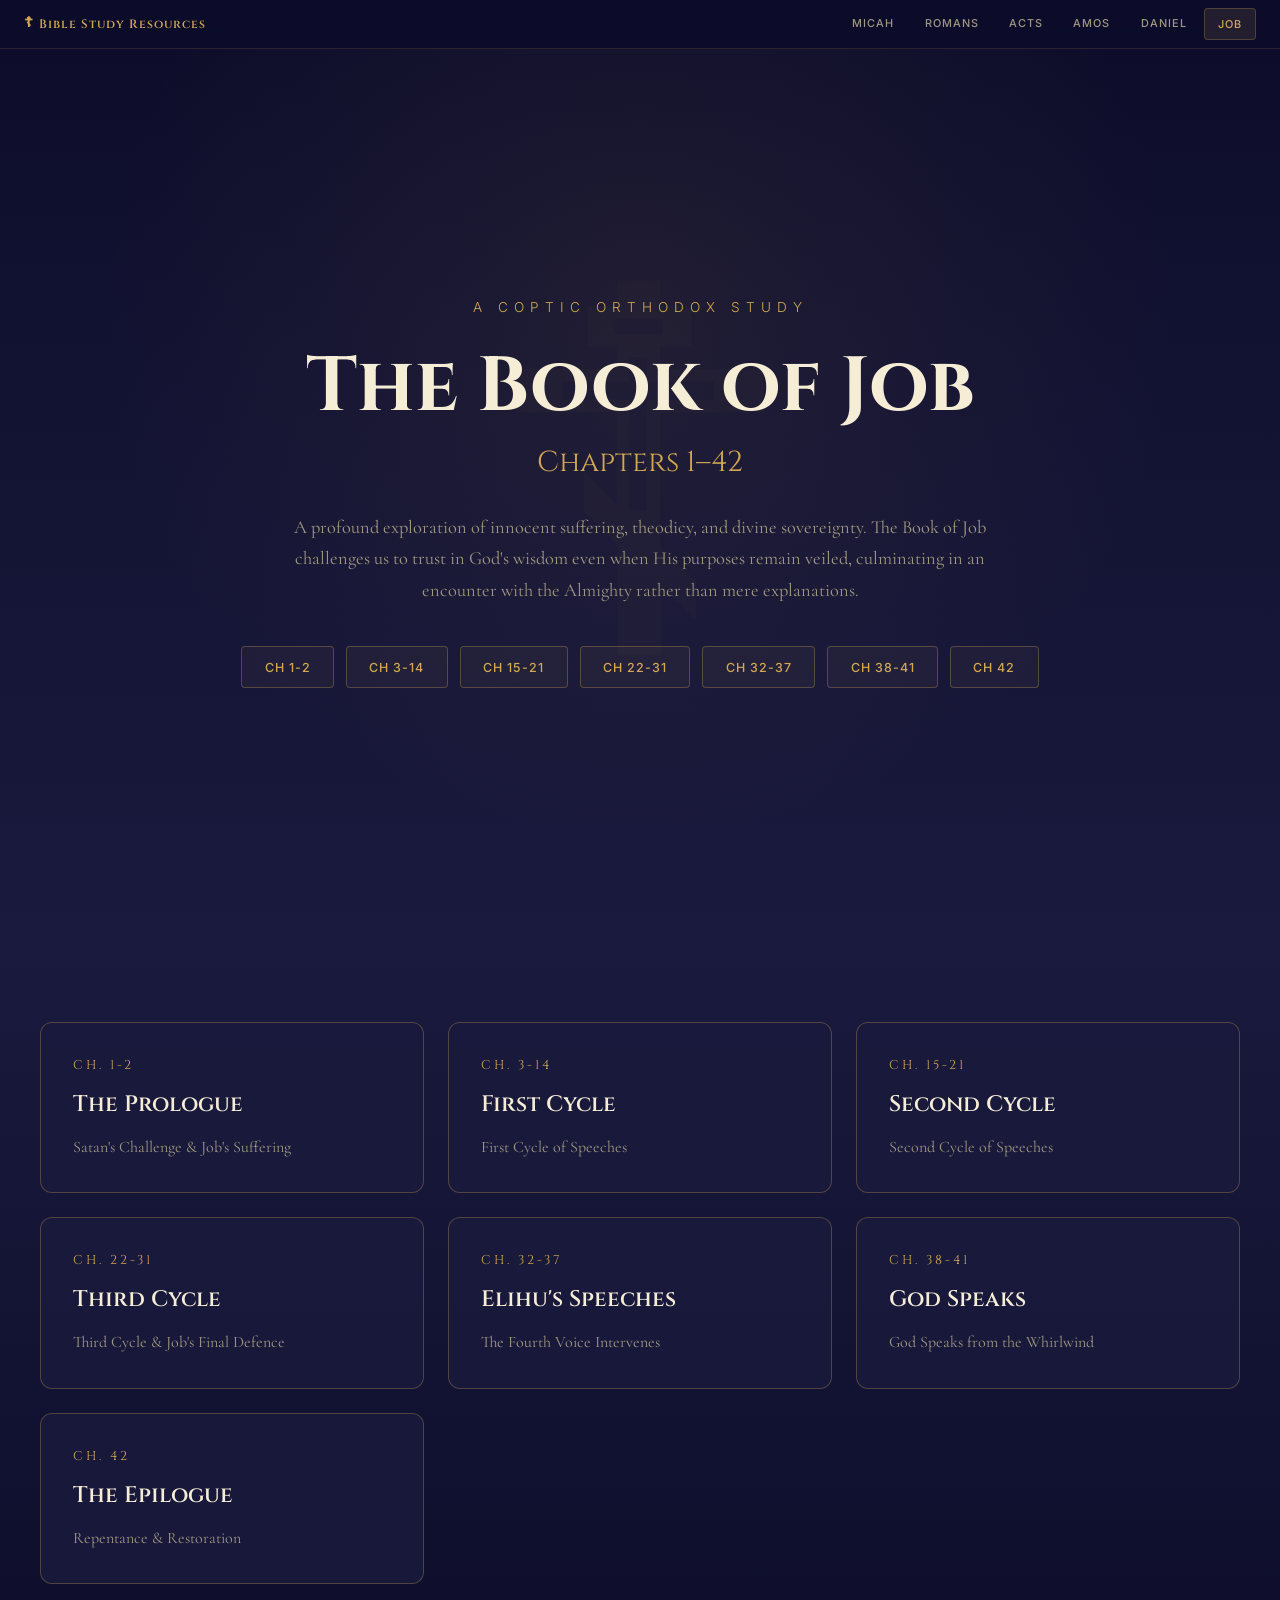
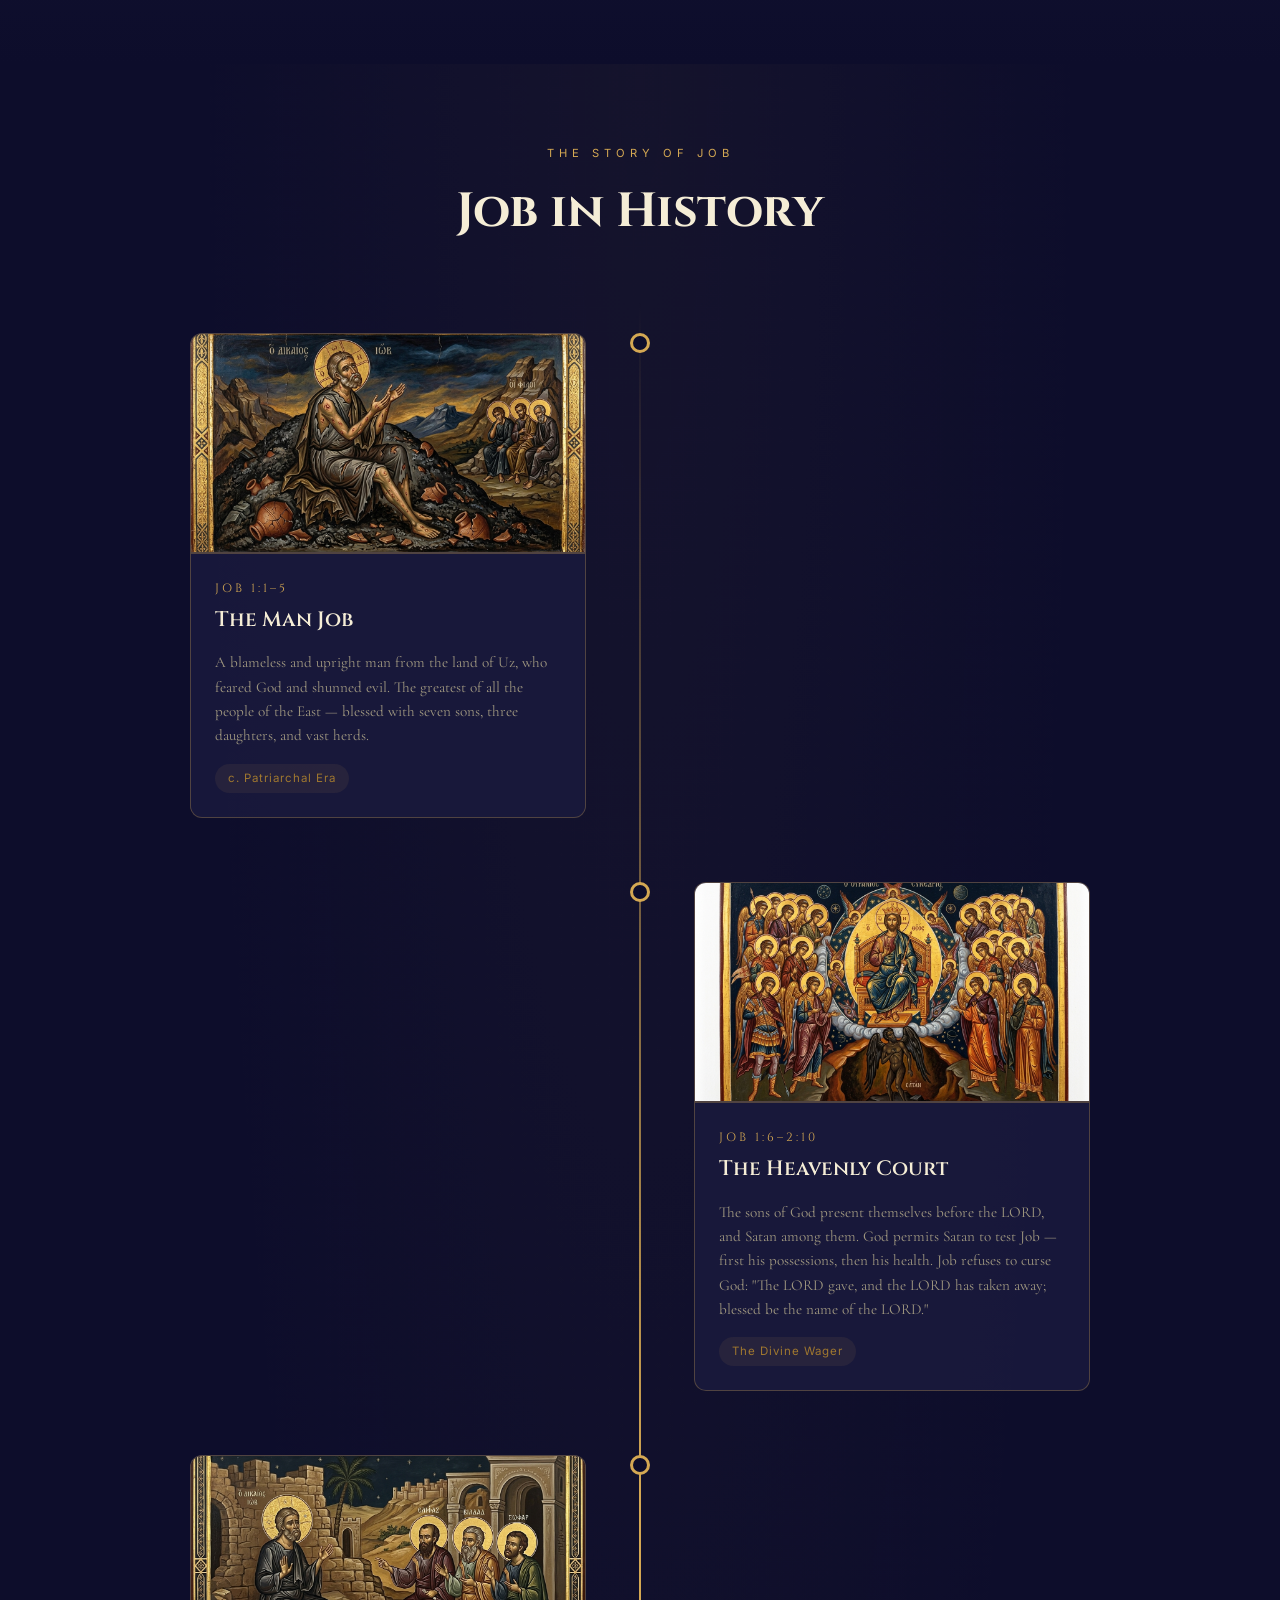
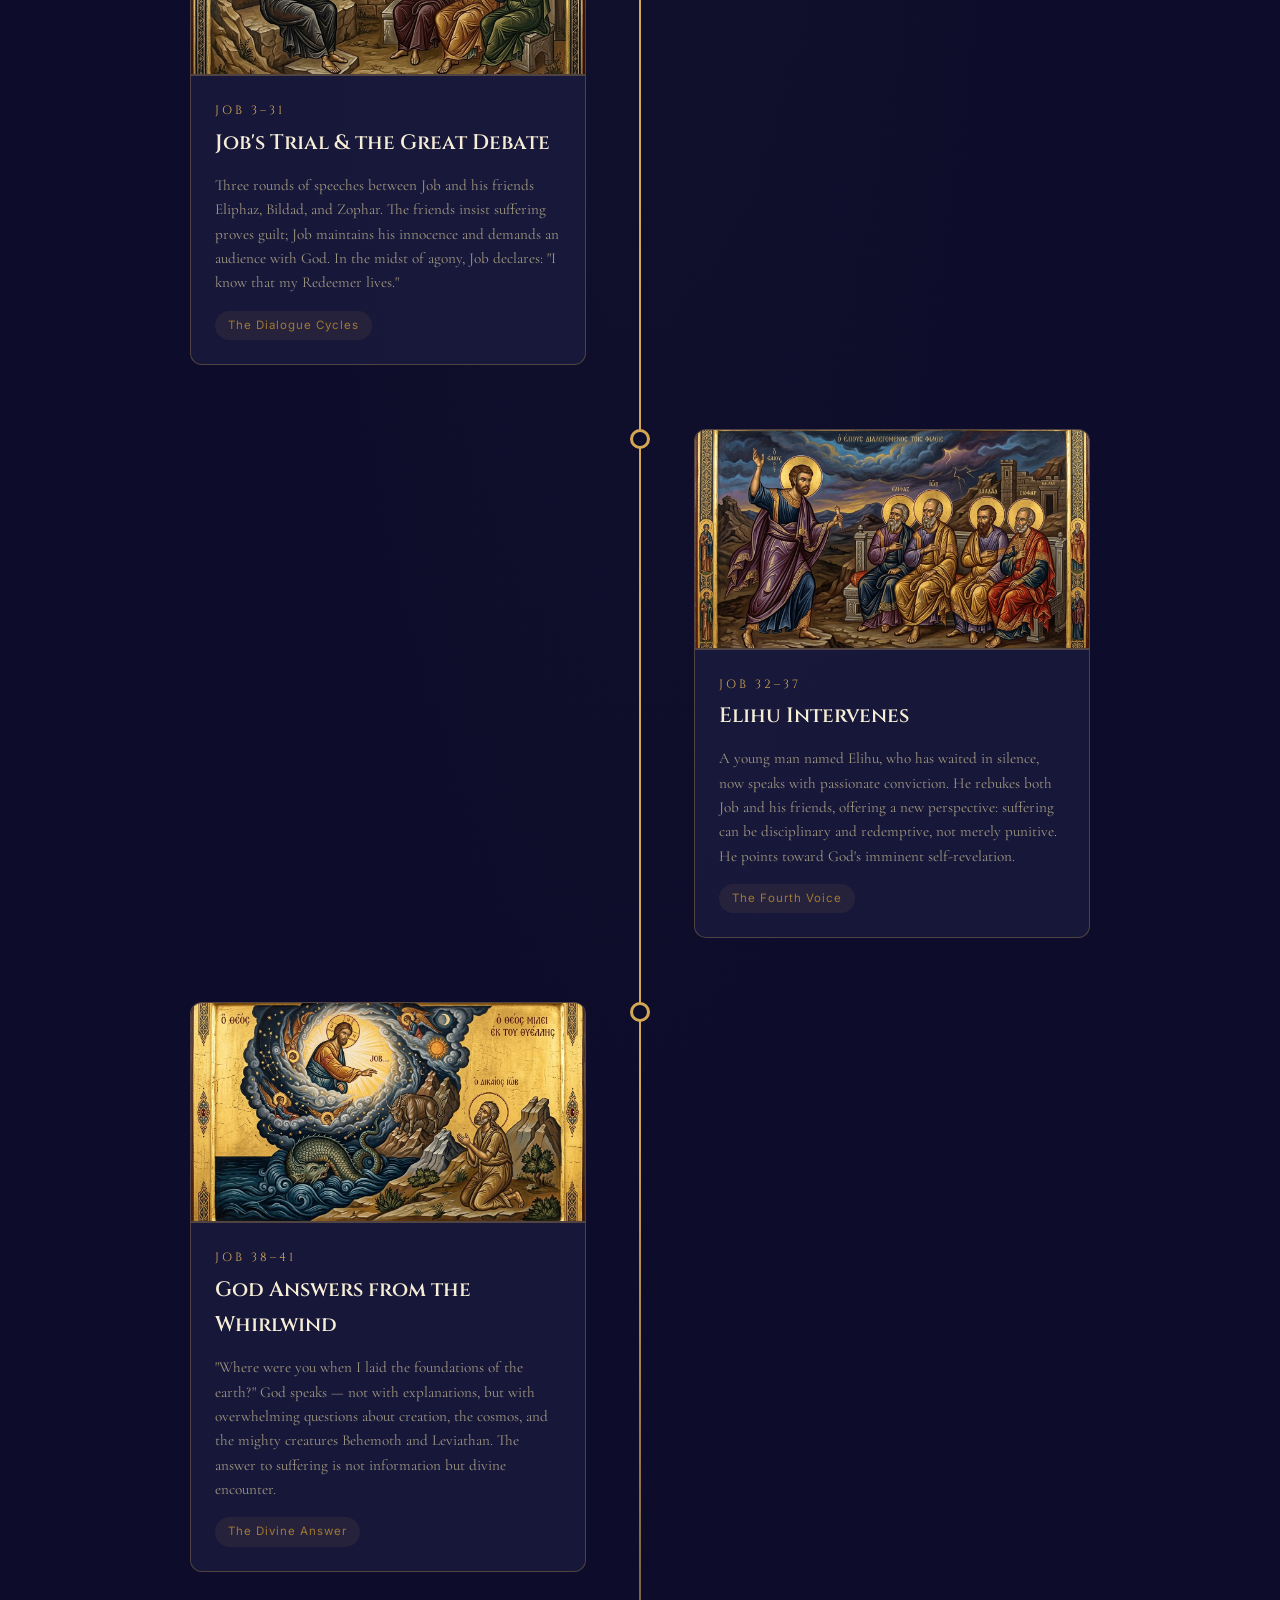
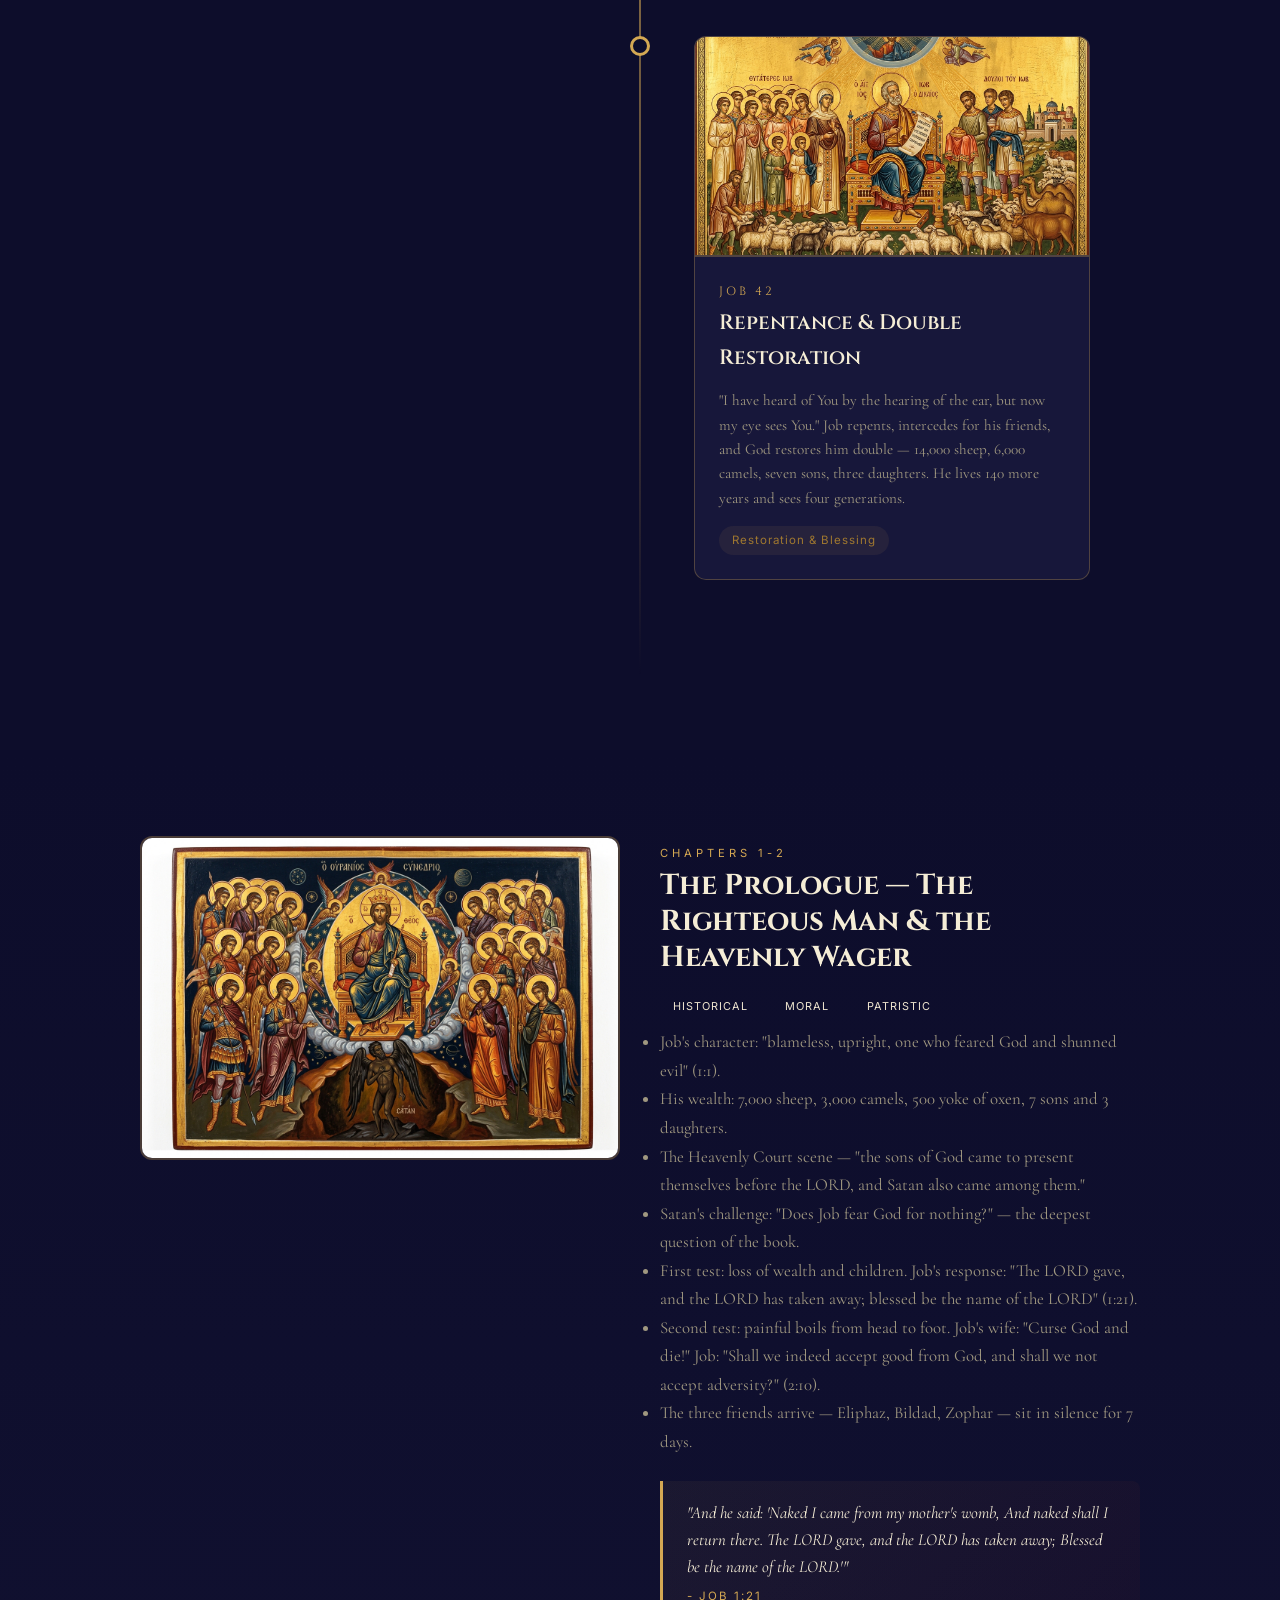
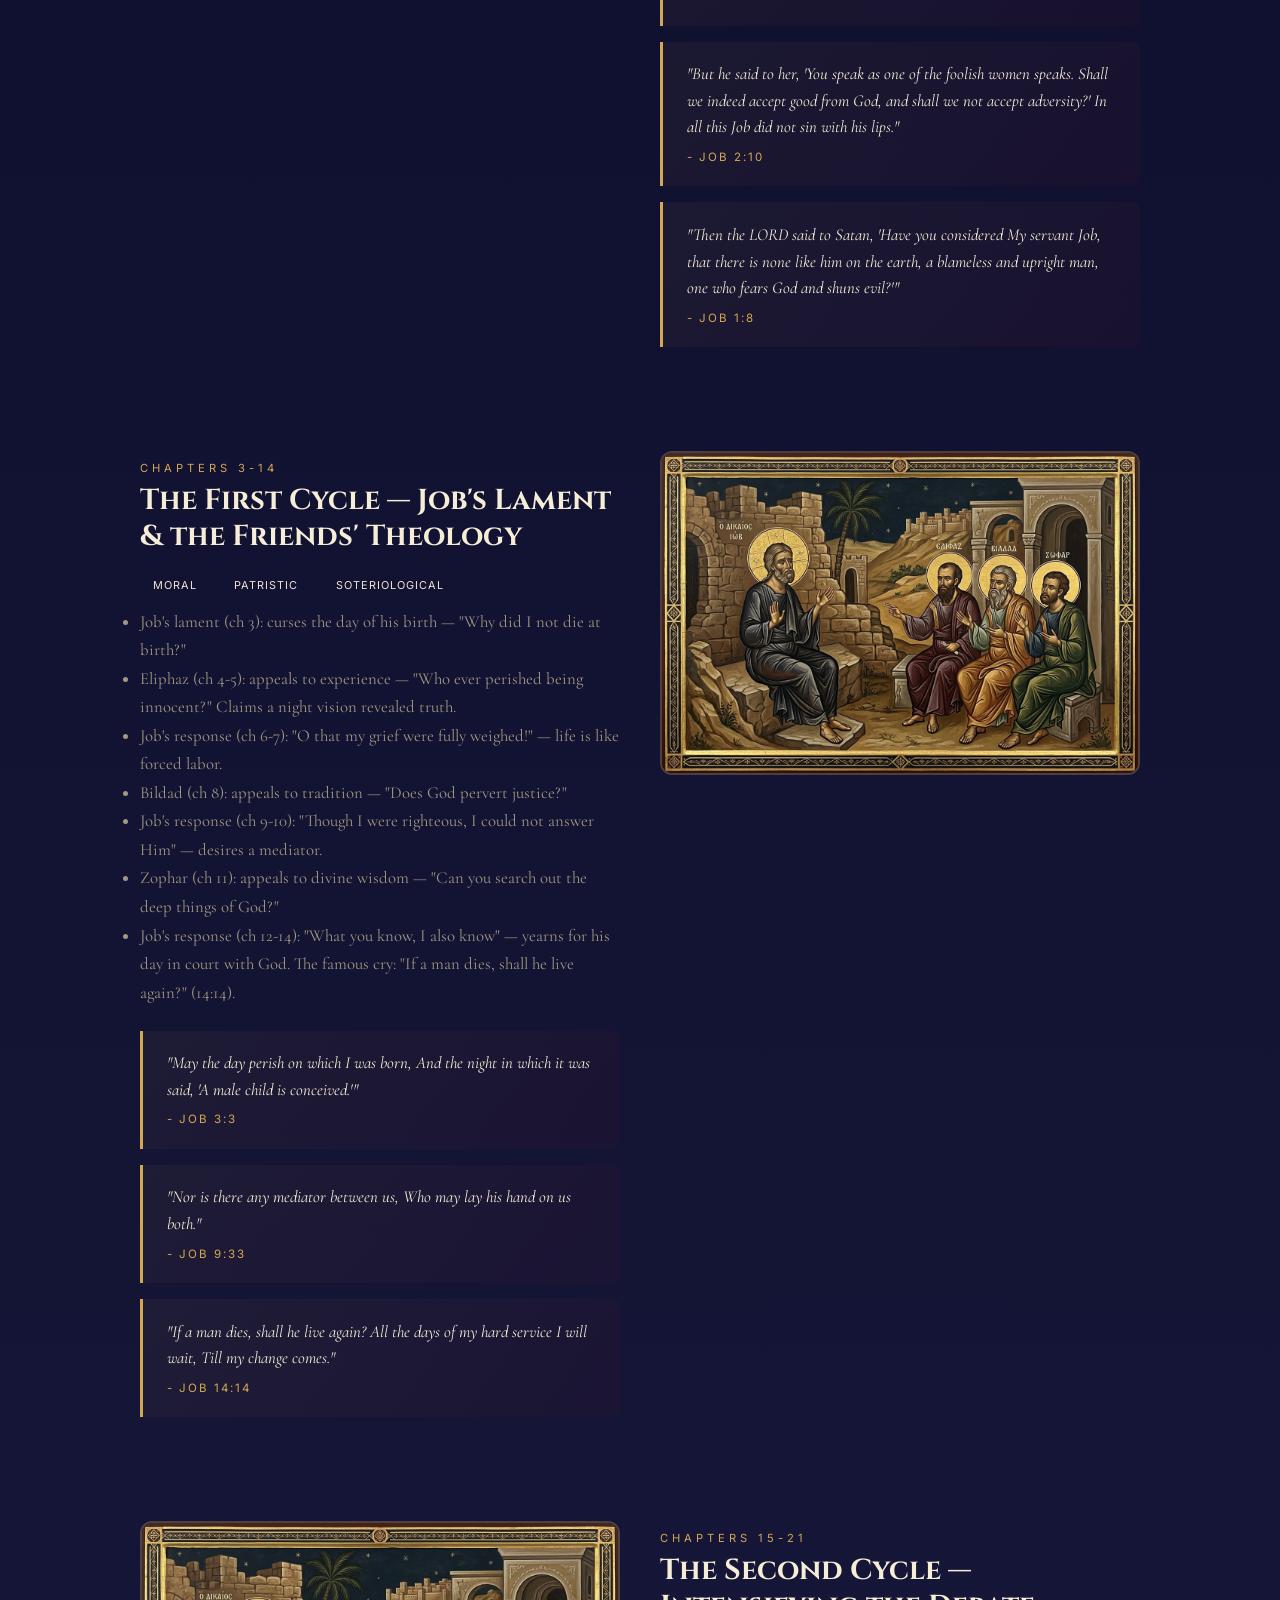
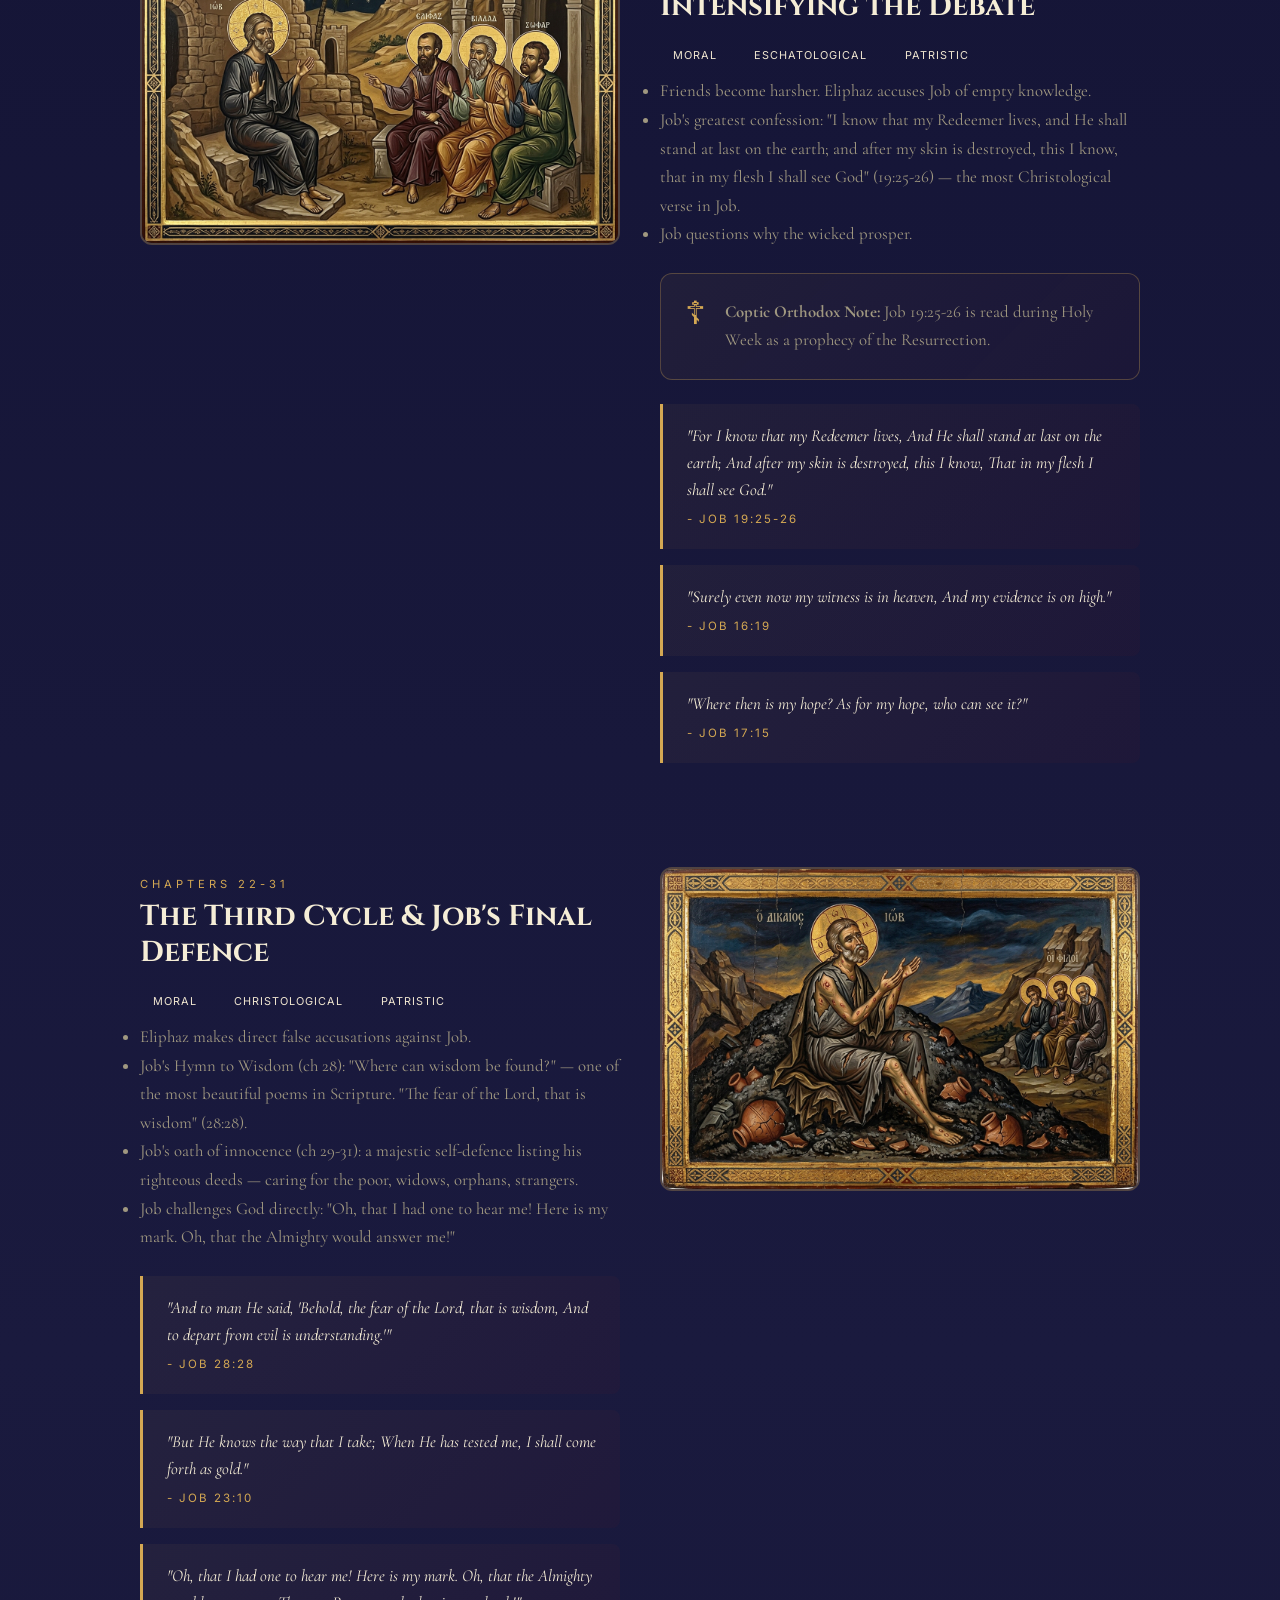
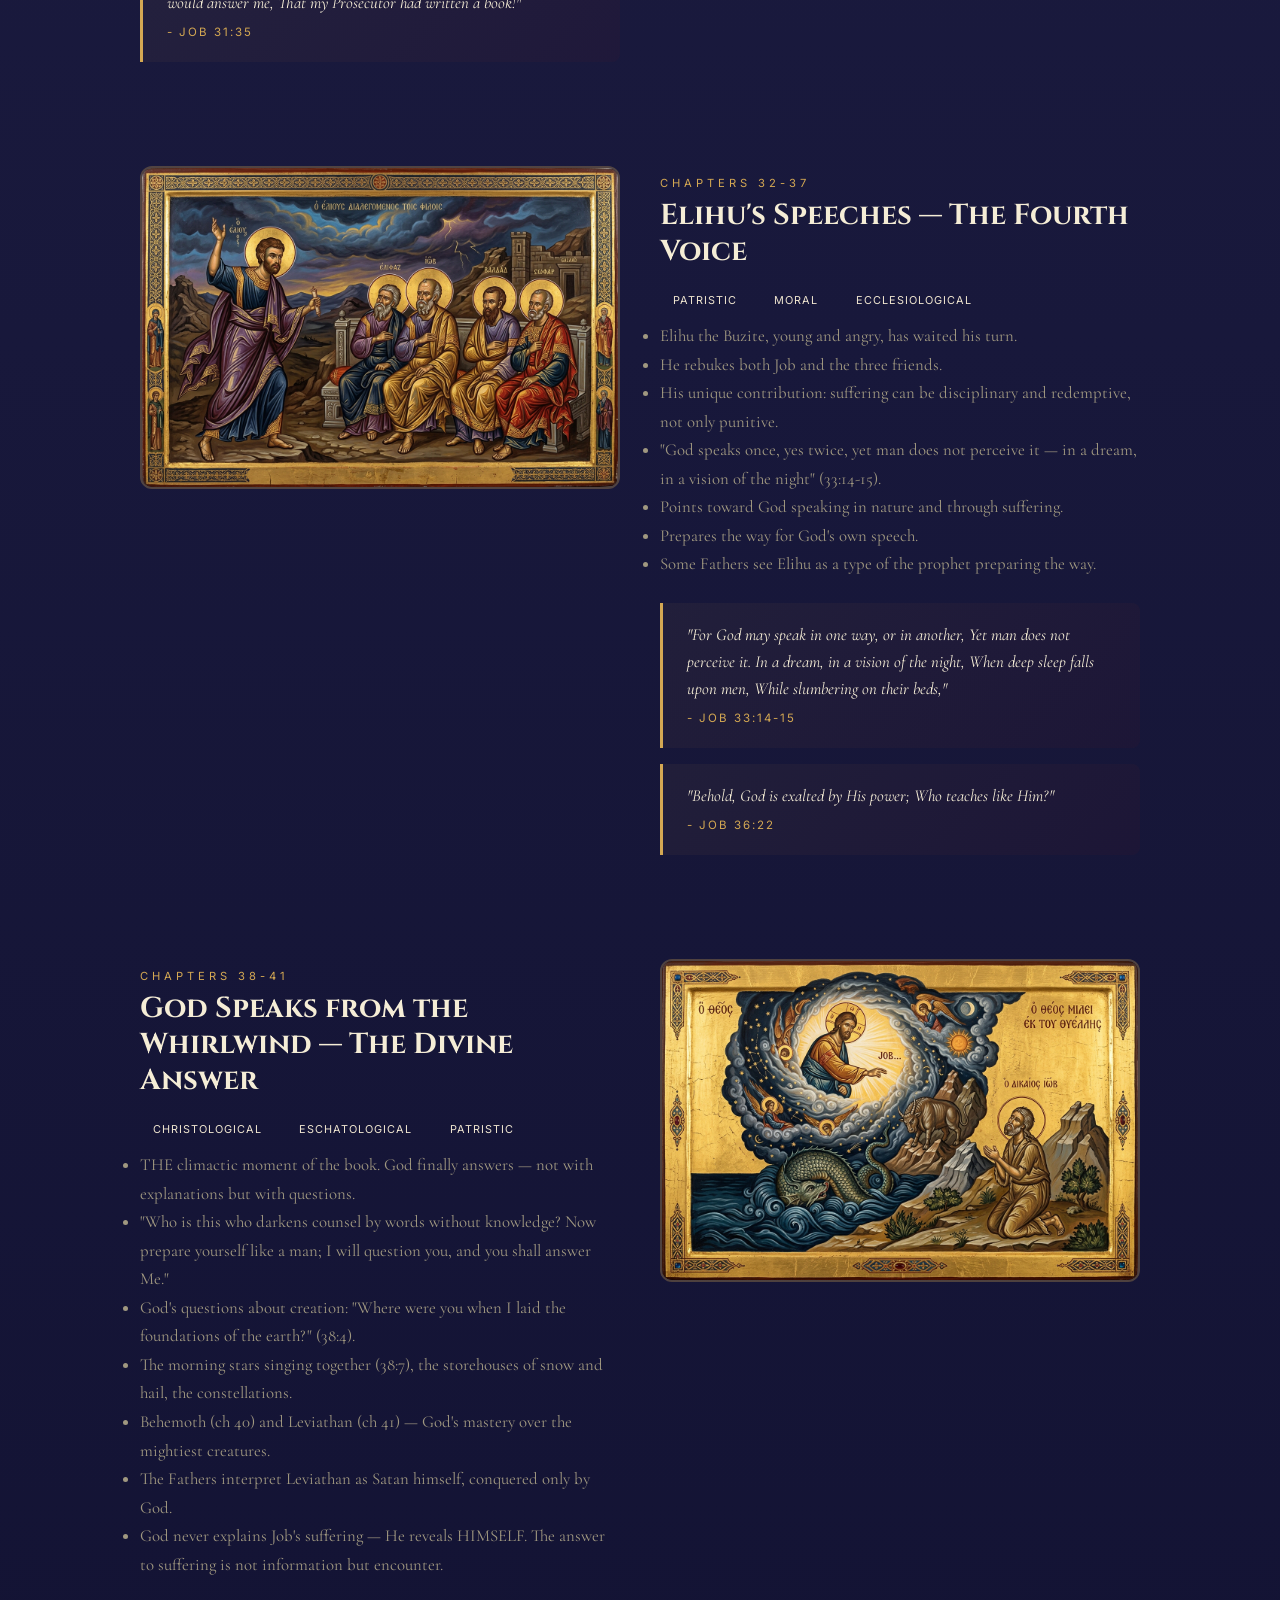
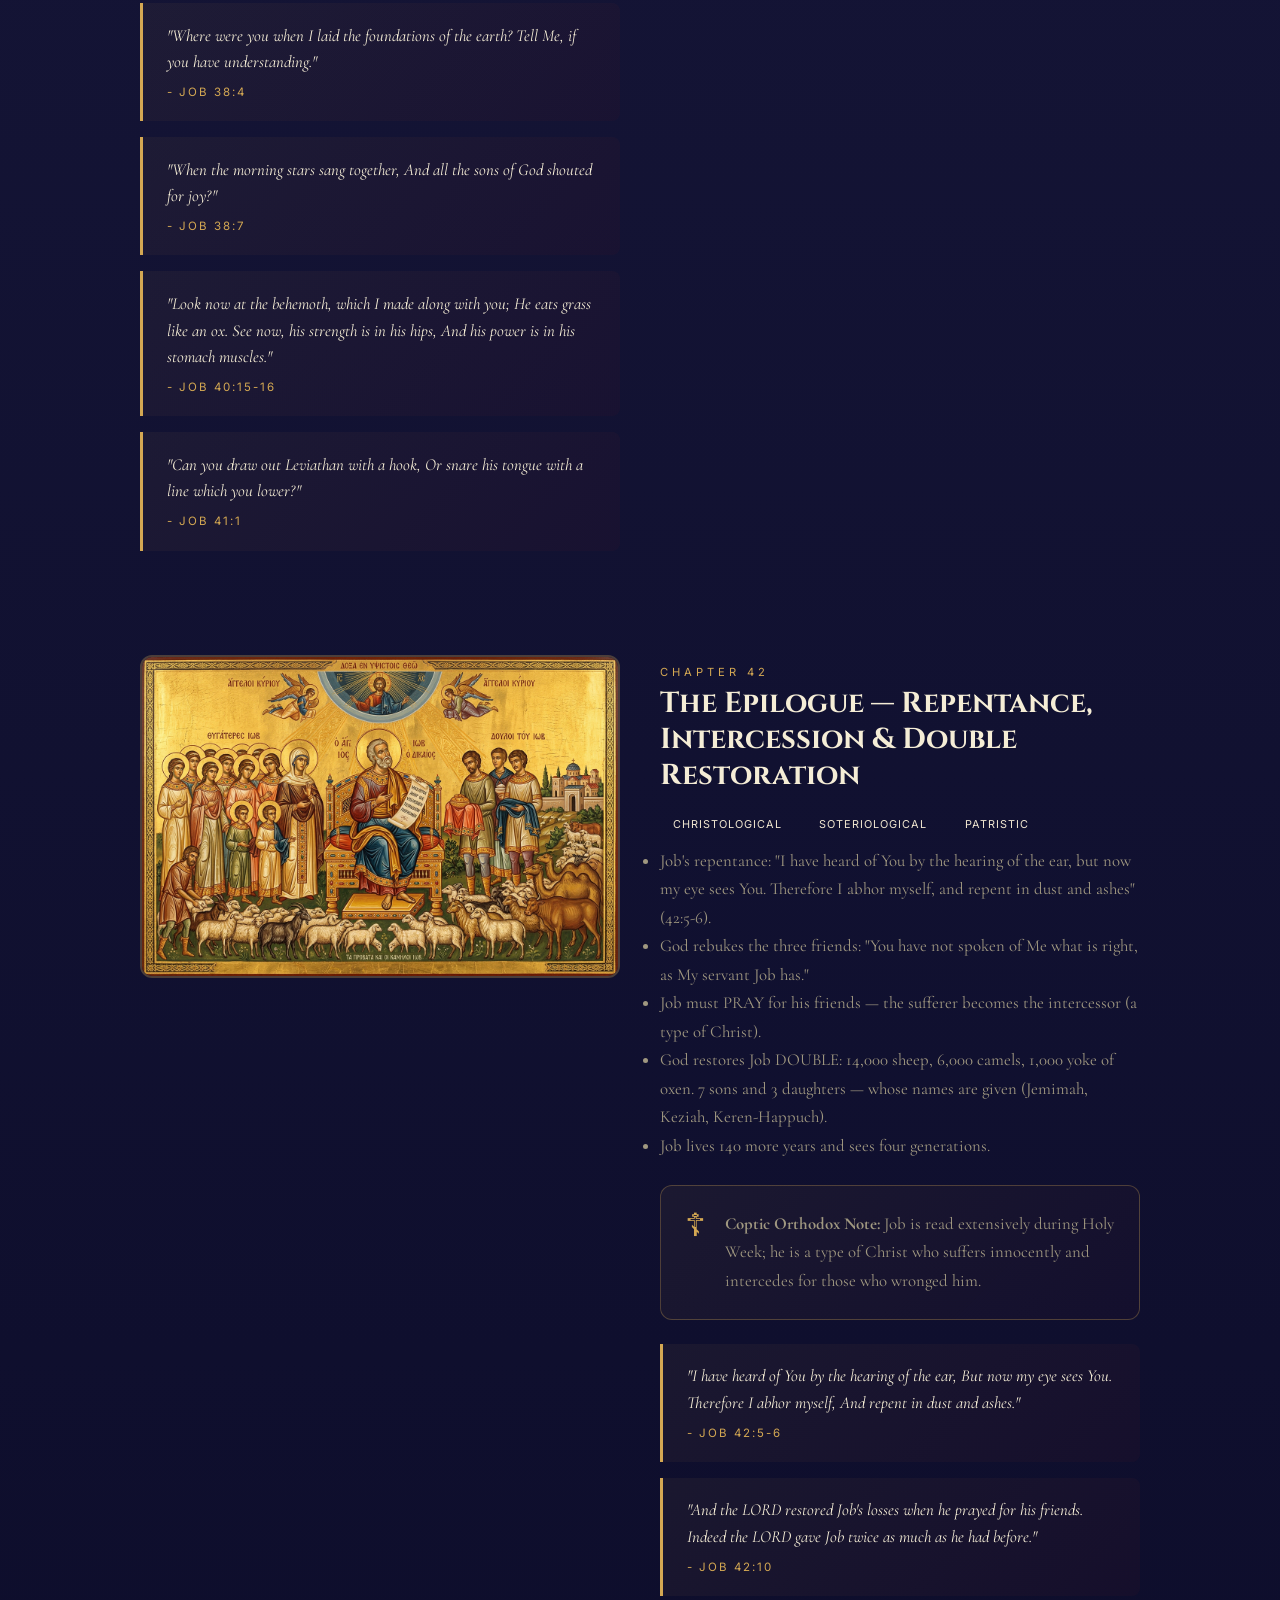
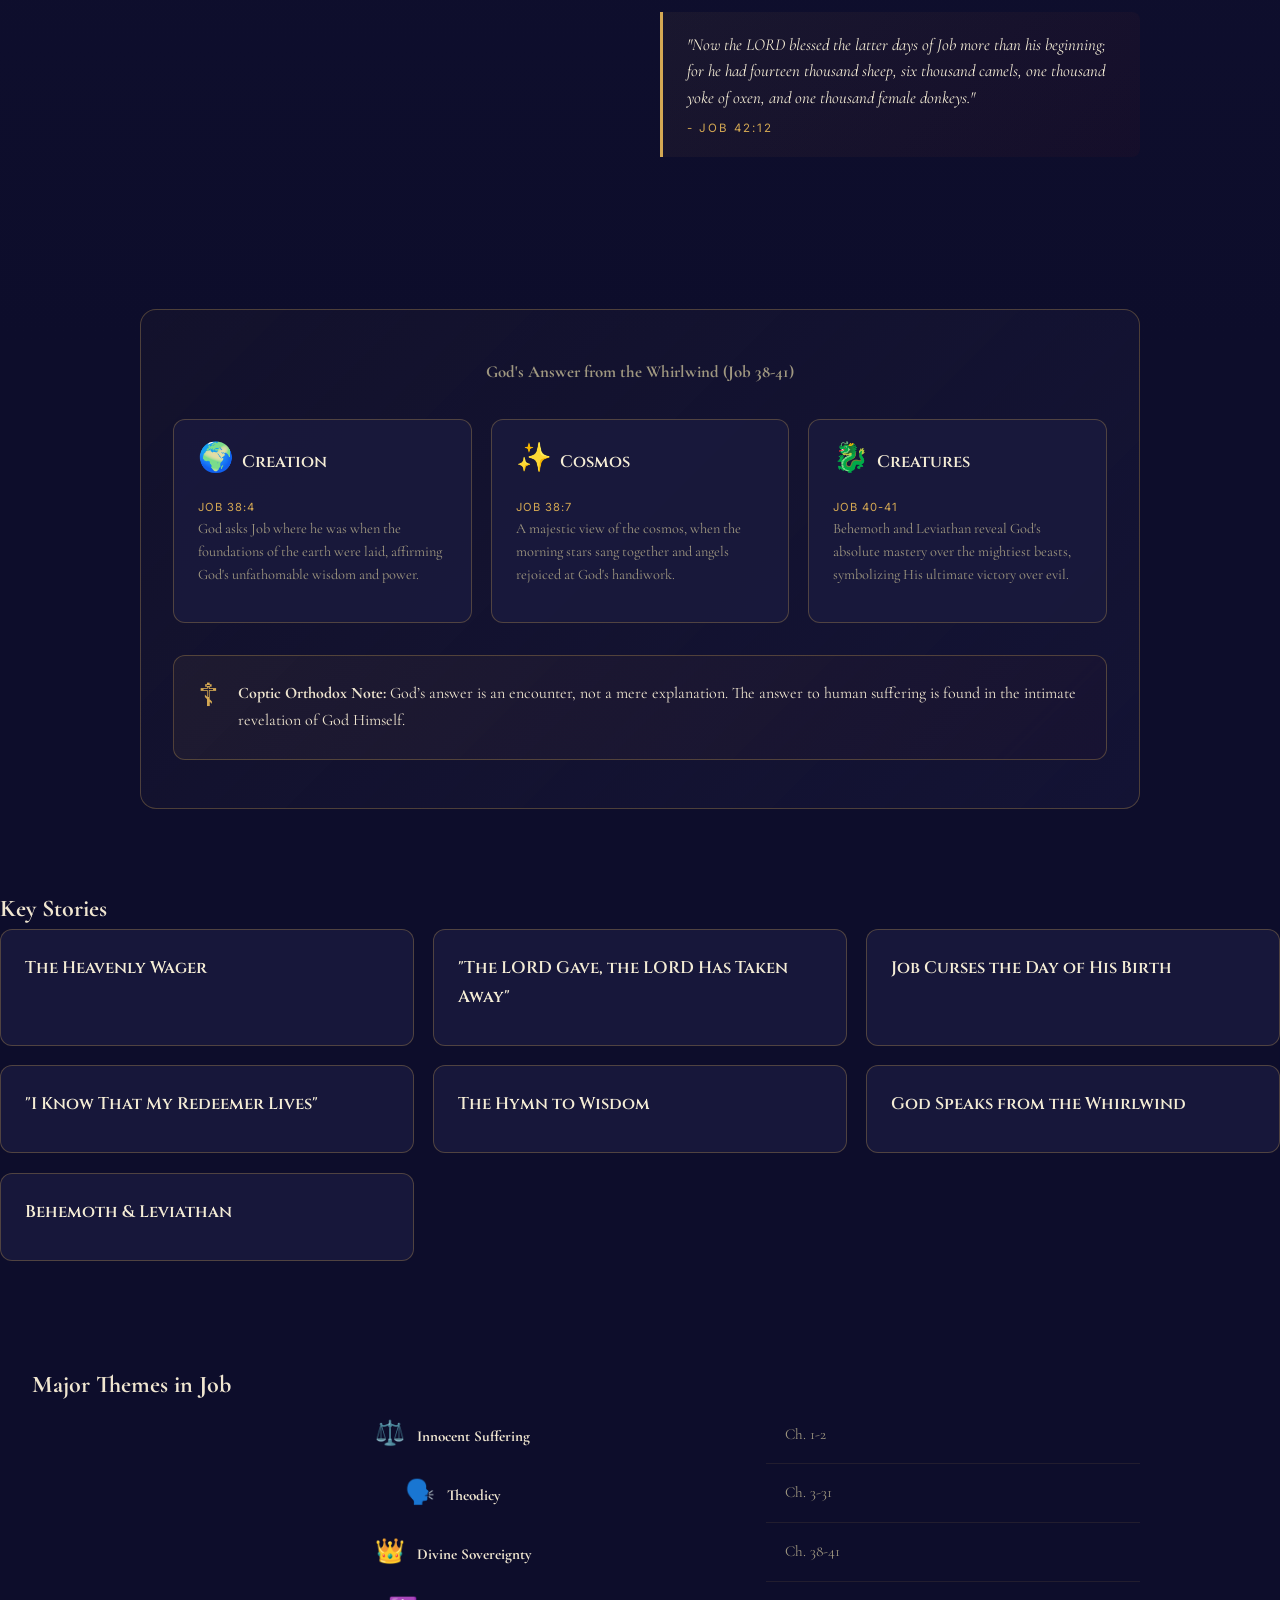
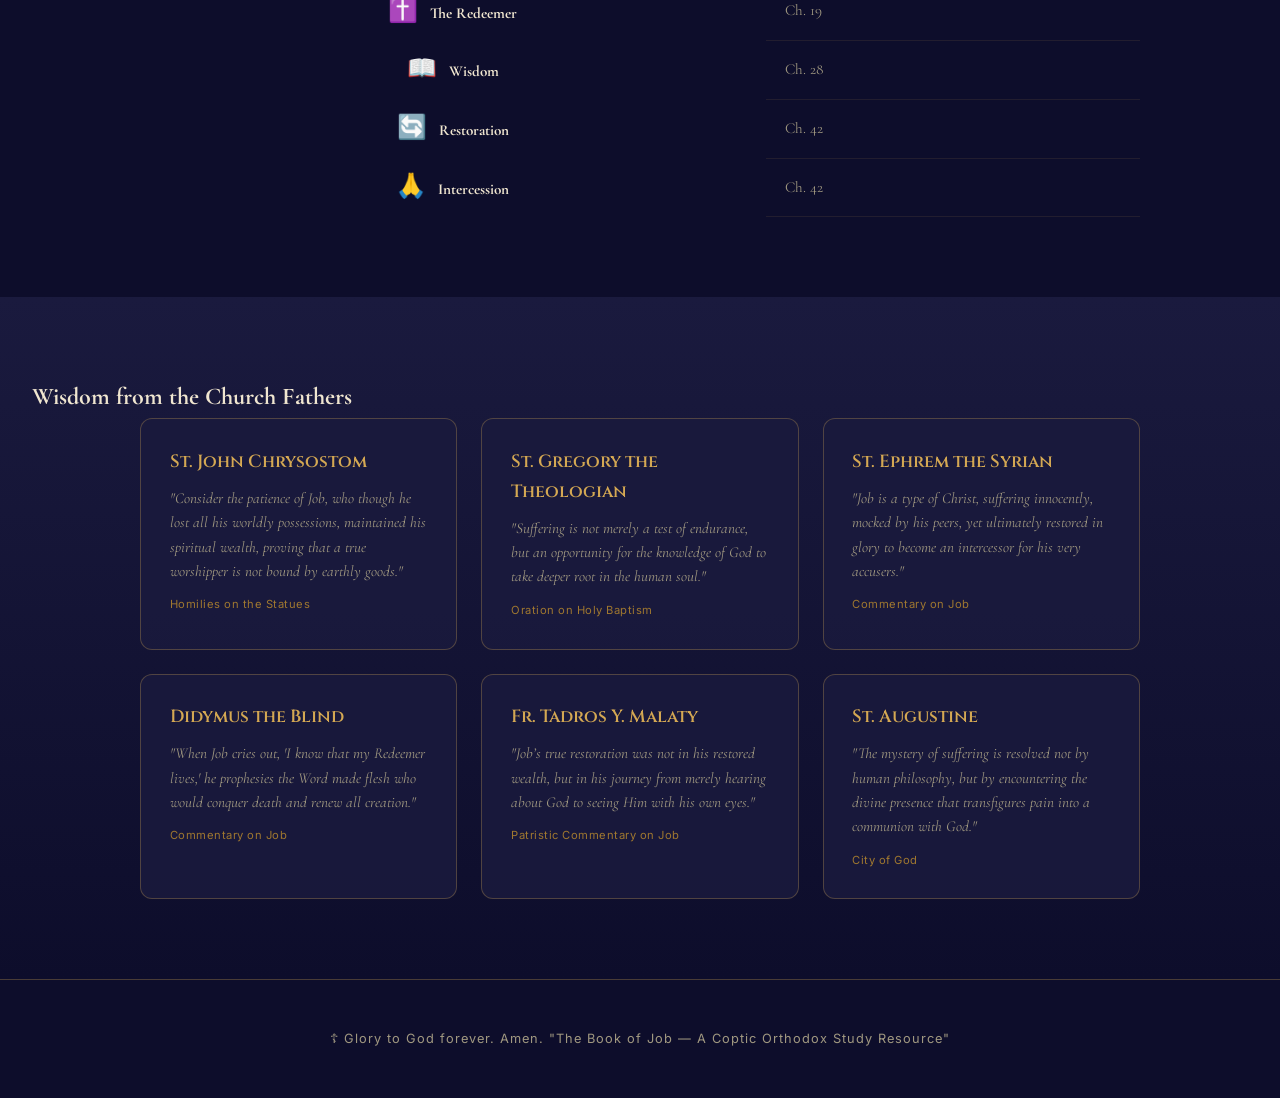
<file: job/index.html>
<!DOCTYPE html>
<html lang="en">
<head>
  <meta charset="UTF-8">
  <meta name="viewport" content="width=device-width, initial-scale=1.0">
  <title>The Book of Job - Coptic Orthodox Bible Study</title>
  <link rel="stylesheet" href="style.css">
</head>
<body>

  <nav class="home-nav">
    <a href="../" class="home-link">☦ <span>Bible Study Resources</span></a>
    <div class="home-nav-books">
      <a href="../micah/">Micah</a>
      <a href="../romans/">Romans</a>
      <a href="../acts/">Acts</a>
      <a href="../amos/">Amos</a>
      <a href="../daniel/">Daniel</a>
      <a href="../job/" class="active">Job</a>
    </div>
  </nav>

  <header class="hero">
    <h2 class="hero-subtitle">A Coptic Orthodox Study</h2>
    <h1 class="hero-title">The Book of Job</h1>
    <div class="hero-chapters">Chapters 1–42</div>
    <p class="hero-desc">
      A profound exploration of innocent suffering, theodicy, and divine sovereignty. The Book of Job challenges us to trust in God's wisdom even when His purposes remain veiled, culminating in an encounter with the Almighty rather than mere explanations.
    </p>
    <nav class="hero-nav">
      <a href="#ch1-2">Ch 1-2</a>
      <a href="#ch3-14">Ch 3-14</a>
      <a href="#ch15-21">Ch 15-21</a>
      <a href="#ch22-31">Ch 22-31</a>
      <a href="#ch32-37">Ch 32-37</a>
      <a href="#ch38-41">Ch 38-41</a>
      <a href="#ch42">Ch 42</a>
    </nav>
  </header>

  <section class="overview">
    <div class="overview-grid">
      <div class="overview-card">
        <div class="card-chapter">Ch. 1-2</div>
        <h3 class="card-title">The Prologue</h3>
        <p class="card-desc">Satan's Challenge &amp; Job's Suffering</p>
      </div>
      <div class="overview-card">
        <div class="card-chapter">Ch. 3-14</div>
        <h3 class="card-title">First Cycle</h3>
        <p class="card-desc">First Cycle of Speeches</p>
      </div>
      <div class="overview-card">
        <div class="card-chapter">Ch. 15-21</div>
        <h3 class="card-title">Second Cycle</h3>
        <p class="card-desc">Second Cycle of Speeches</p>
      </div>
      <div class="overview-card">
        <div class="card-chapter">Ch. 22-31</div>
        <h3 class="card-title">Third Cycle</h3>
        <p class="card-desc">Third Cycle &amp; Job's Final Defence</p>
      </div>
      <div class="overview-card">
        <div class="card-chapter">Ch. 32-37</div>
        <h3 class="card-title">Elihu's Speeches</h3>
        <p class="card-desc">The Fourth Voice Intervenes</p>
      </div>
      <div class="overview-card">
        <div class="card-chapter">Ch. 38-41</div>
        <h3 class="card-title">God Speaks</h3>
        <p class="card-desc">God Speaks from the Whirlwind</p>
      </div>
      <div class="overview-card">
        <div class="card-chapter">Ch. 42</div>
        <h3 class="card-title">The Epilogue</h3>
        <p class="card-desc">Repentance &amp; Restoration</p>
      </div>
    </div>
  </section>

  <section class="timeline-section" id="timeline">
    <p class="section-label">The Story of Job</p>
    <h2 class="section-title">Job in History</h2>
    <div class="timeline">

      <div class="timeline-item"><div class="timeline-dot"></div>
        <div class="timeline-content">
          <img src="images/job-suffering.jpg" alt="The Righteous Man Job" class="timeline-img">
          <div class="timeline-body">
            <p class="timeline-chapter">Job 1:1–5</p>
            <h3 class="timeline-title">The Man Job</h3>
            <p class="timeline-text">A blameless and upright man from the land of Uz, who feared God and shunned evil. The greatest of all the people of the East — blessed with seven sons, three daughters, and vast herds.</p>
            <span class="timeline-date">c. Patriarchal Era</span>
          </div>
        </div>
      </div>

      <div class="timeline-item"><div class="timeline-dot"></div>
        <div class="timeline-content">
          <img src="images/heavenly-court.jpg" alt="The Heavenly Court" class="timeline-img">
          <div class="timeline-body">
            <p class="timeline-chapter">Job 1:6–2:10</p>
            <h3 class="timeline-title">The Heavenly Court</h3>
            <p class="timeline-text">The sons of God present themselves before the LORD, and Satan among them. God permits Satan to test Job — first his possessions, then his health. Job refuses to curse God: "The LORD gave, and the LORD has taken away; blessed be the name of the LORD."</p>
            <span class="timeline-date">The Divine Wager</span>
          </div>
        </div>
      </div>

      <div class="timeline-item"><div class="timeline-dot"></div>
        <div class="timeline-content">
          <img src="images/friends-debate.jpg" alt="Job's Trial — Three Rounds of Debate" class="timeline-img">
          <div class="timeline-body">
            <p class="timeline-chapter">Job 3–31</p>
            <h3 class="timeline-title">Job's Trial &amp; the Great Debate</h3>
            <p class="timeline-text">Three rounds of speeches between Job and his friends Eliphaz, Bildad, and Zophar. The friends insist suffering proves guilt; Job maintains his innocence and demands an audience with God. In the midst of agony, Job declares: "I know that my Redeemer lives."</p>
            <span class="timeline-date">The Dialogue Cycles</span>
          </div>
        </div>
      </div>

      <div class="timeline-item"><div class="timeline-dot"></div>
        <div class="timeline-content">
          <img src="images/elihu-speaks.jpg" alt="Elihu Intervenes" class="timeline-img">
          <div class="timeline-body">
            <p class="timeline-chapter">Job 32–37</p>
            <h3 class="timeline-title">Elihu Intervenes</h3>
            <p class="timeline-text">A young man named Elihu, who has waited in silence, now speaks with passionate conviction. He rebukes both Job and his friends, offering a new perspective: suffering can be disciplinary and redemptive, not merely punitive. He points toward God's imminent self-revelation.</p>
            <span class="timeline-date">The Fourth Voice</span>
          </div>
        </div>
      </div>

      <div class="timeline-item"><div class="timeline-dot"></div>
        <div class="timeline-content">
          <img src="images/god-whirlwind.jpg" alt="God Answers from the Whirlwind" class="timeline-img">
          <div class="timeline-body">
            <p class="timeline-chapter">Job 38–41</p>
            <h3 class="timeline-title">God Answers from the Whirlwind</h3>
            <p class="timeline-text">"Where were you when I laid the foundations of the earth?" God speaks — not with explanations, but with overwhelming questions about creation, the cosmos, and the mighty creatures Behemoth and Leviathan. The answer to suffering is not information but divine encounter.</p>
            <span class="timeline-date">The Divine Answer</span>
          </div>
        </div>
      </div>

      <div class="timeline-item"><div class="timeline-dot"></div>
        <div class="timeline-content">
          <img src="images/job-restoration.jpg" alt="Job Restored" class="timeline-img">
          <div class="timeline-body">
            <p class="timeline-chapter">Job 42</p>
            <h3 class="timeline-title">Repentance &amp; Double Restoration</h3>
            <p class="timeline-text">"I have heard of You by the hearing of the ear, but now my eye sees You." Job repents, intercedes for his friends, and God restores him double — 14,000 sheep, 6,000 camels, seven sons, three daughters. He lives 140 more years and sees four generations.</p>
            <span class="timeline-date">Restoration &amp; Blessing</span>
          </div>
        </div>
      </div>

    </div>
  </section>

  <section class="chapters-detail">
    <div id="ch1-2" class="chapter-block">
      <div class="chapter-image-wrap">
        <img src="images/heavenly-court.jpg" alt="Heavenly Court">
      </div>
      <div class="chapter-info">
        <div class="ch-label">Chapters 1-2</div>
        <h3 class="ch-title">The Prologue &mdash; The Righteous Man &amp; the Heavenly Wager</h3>
        <div class="interp-tag">Historical</div>
        <div class="interp-tag">Moral</div>
        <div class="interp-tag">Patristic</div>
        <div class="ch-summary">
          <ul>
            <li>Job's character: "blameless, upright, one who feared God and shunned evil" (1:1).</li>
            <li>His wealth: 7,000 sheep, 3,000 camels, 500 yoke of oxen, 7 sons and 3 daughters.</li>
            <li>The Heavenly Court scene &mdash; "the sons of God came to present themselves before the LORD, and Satan also came among them."</li>
            <li>Satan's challenge: "Does Job fear God for nothing?" &mdash; the deepest question of the book.</li>
            <li>First test: loss of wealth and children. Job's response: "The LORD gave, and the LORD has taken away; blessed be the name of the LORD" (1:21).</li>
            <li>Second test: painful boils from head to foot. Job's wife: "Curse God and die!" Job: "Shall we indeed accept good from God, and shall we not accept adversity?" (2:10).</li>
            <li>The three friends arrive &mdash; Eliphaz, Bildad, Zophar &mdash; sit in silence for 7 days.</li>
          </ul>
        </div>
        <div class="verse-block">
          <div class="verse-text">"And he said: 'Naked I came from my mother's womb, And naked shall I return there. The LORD gave, and the LORD has taken away; Blessed be the name of the LORD.'"</div>
          <div class="verse-ref">- Job 1:21</div>
        </div>
        <div class="verse-block">
          <div class="verse-text">"But he said to her, 'You speak as one of the foolish women speaks. Shall we indeed accept good from God, and shall we not accept adversity?' In all this Job did not sin with his lips."</div>
          <div class="verse-ref">- Job 2:10</div>
        </div>
        <div class="verse-block">
          <div class="verse-text">"Then the LORD said to Satan, 'Have you considered My servant Job, that there is none like him on the earth, a blameless and upright man, one who fears God and shuns evil?'"</div>
          <div class="verse-ref">- Job 1:8</div>
        </div>
      </div>
    </div>

    <div id="ch3-14" class="chapter-block">
      <div class="chapter-image-wrap">
        <img src="images/friends-debate.jpg" alt="Friends Debate">
      </div>
      <div class="chapter-info">
        <div class="ch-label">Chapters 3-14</div>
        <h3 class="ch-title">The First Cycle &mdash; Job's Lament &amp; the Friends' Theology</h3>
        <div class="interp-tag">Moral</div>
        <div class="interp-tag">Patristic</div>
        <div class="interp-tag">Soteriological</div>
        <div class="ch-summary">
          <ul>
            <li>Job's lament (ch 3): curses the day of his birth &mdash; "Why did I not die at birth?"</li>
            <li>Eliphaz (ch 4-5): appeals to experience &mdash; "Who ever perished being innocent?" Claims a night vision revealed truth.</li>
            <li>Job's response (ch 6-7): "O that my grief were fully weighed!" &mdash; life is like forced labor.</li>
            <li>Bildad (ch 8): appeals to tradition &mdash; "Does God pervert justice?"</li>
            <li>Job's response (ch 9-10): "Though I were righteous, I could not answer Him" &mdash; desires a mediator.</li>
            <li>Zophar (ch 11): appeals to divine wisdom &mdash; "Can you search out the deep things of God?"</li>
            <li>Job's response (ch 12-14): "What you know, I also know" &mdash; yearns for his day in court with God. The famous cry: "If a man dies, shall he live again?" (14:14).</li>
          </ul>
        </div>
        <div class="verse-block">
          <div class="verse-text">"May the day perish on which I was born, And the night in which it was said, 'A male child is conceived.'"</div>
          <div class="verse-ref">- Job 3:3</div>
        </div>
        <div class="verse-block">
          <div class="verse-text">"Nor is there any mediator between us, Who may lay his hand on us both."</div>
          <div class="verse-ref">- Job 9:33</div>
        </div>
        <div class="verse-block">
          <div class="verse-text">"If a man dies, shall he live again? All the days of my hard service I will wait, Till my change comes."</div>
          <div class="verse-ref">- Job 14:14</div>
        </div>
      </div>
    </div>

    <div id="ch15-21" class="chapter-block">
      <div class="chapter-image-wrap">
        <img src="images/friends-debate.jpg" alt="Friends Debate">
      </div>
      <div class="chapter-info">
        <div class="ch-label">Chapters 15-21</div>
        <h3 class="ch-title">The Second Cycle &mdash; Intensifying the Debate</h3>
        <div class="interp-tag">Moral</div>
        <div class="interp-tag">Eschatological</div>
        <div class="interp-tag">Patristic</div>
        <div class="ch-summary">
          <ul>
            <li>Friends become harsher. Eliphaz accuses Job of empty knowledge.</li>
            <li>Job's greatest confession: "I know that my Redeemer lives, and He shall stand at last on the earth; and after my skin is destroyed, this I know, that in my flesh I shall see God" (19:25-26) &mdash; the most Christological verse in Job.</li>
            <li>Job questions why the wicked prosper.</li>
          </ul>
          <div class="coptic-note">
            <span class="coptic-note-icon">☦</span>
            <span><strong>Coptic Orthodox Note:</strong> Job 19:25-26 is read during Holy Week as a prophecy of the Resurrection.</span>
          </div>
        </div>
        <div class="verse-block">
          <div class="verse-text">"For I know that my Redeemer lives, And He shall stand at last on the earth; And after my skin is destroyed, this I know, That in my flesh I shall see God."</div>
          <div class="verse-ref">- Job 19:25-26</div>
        </div>
        <div class="verse-block">
          <div class="verse-text">"Surely even now my witness is in heaven, And my evidence is on high."</div>
          <div class="verse-ref">- Job 16:19</div>
        </div>
        <div class="verse-block">
          <div class="verse-text">"Where then is my hope? As for my hope, who can see it?"</div>
          <div class="verse-ref">- Job 17:15</div>
        </div>
      </div>
    </div>

    <div id="ch22-31" class="chapter-block">
      <div class="chapter-image-wrap">
        <img src="images/job-suffering.jpg" alt="Job Suffering">
      </div>
      <div class="chapter-info">
        <div class="ch-label">Chapters 22-31</div>
        <h3 class="ch-title">The Third Cycle &amp; Job's Final Defence</h3>
        <div class="interp-tag">Moral</div>
        <div class="interp-tag">Christological</div>
        <div class="interp-tag">Patristic</div>
        <div class="ch-summary">
          <ul>
            <li>Eliphaz makes direct false accusations against Job.</li>
            <li>Job's Hymn to Wisdom (ch 28): "Where can wisdom be found?" &mdash; one of the most beautiful poems in Scripture. "The fear of the Lord, that is wisdom" (28:28).</li>
            <li>Job's oath of innocence (ch 29-31): a majestic self-defence listing his righteous deeds &mdash; caring for the poor, widows, orphans, strangers.</li>
            <li>Job challenges God directly: "Oh, that I had one to hear me! Here is my mark. Oh, that the Almighty would answer me!"</li>
          </ul>
        </div>
        <div class="verse-block">
          <div class="verse-text">"And to man He said, 'Behold, the fear of the Lord, that is wisdom, And to depart from evil is understanding.'"</div>
          <div class="verse-ref">- Job 28:28</div>
        </div>
        <div class="verse-block">
          <div class="verse-text">"But He knows the way that I take; When He has tested me, I shall come forth as gold."</div>
          <div class="verse-ref">- Job 23:10</div>
        </div>
        <div class="verse-block">
          <div class="verse-text">"Oh, that I had one to hear me! Here is my mark. Oh, that the Almighty would answer me, That my Prosecutor had written a book!"</div>
          <div class="verse-ref">- Job 31:35</div>
        </div>
      </div>
    </div>

    <div id="ch32-37" class="chapter-block">
      <div class="chapter-image-wrap">
        <img src="images/elihu-speaks.jpg" alt="Elihu Speaks">
      </div>
      <div class="chapter-info">
        <div class="ch-label">Chapters 32-37</div>
        <h3 class="ch-title">Elihu's Speeches &mdash; The Fourth Voice</h3>
        <div class="interp-tag">Patristic</div>
        <div class="interp-tag">Moral</div>
        <div class="interp-tag">Ecclesiological</div>
        <div class="ch-summary">
          <ul>
            <li>Elihu the Buzite, young and angry, has waited his turn.</li>
            <li>He rebukes both Job and the three friends.</li>
            <li>His unique contribution: suffering can be disciplinary and redemptive, not only punitive.</li>
            <li>"God speaks once, yes twice, yet man does not perceive it &mdash; in a dream, in a vision of the night" (33:14-15).</li>
            <li>Points toward God speaking in nature and through suffering.</li>
            <li>Prepares the way for God's own speech.</li>
            <li>Some Fathers see Elihu as a type of the prophet preparing the way.</li>
          </ul>
        </div>
        <div class="verse-block">
          <div class="verse-text">"For God may speak in one way, or in another, Yet man does not perceive it. In a dream, in a vision of the night, When deep sleep falls upon men, While slumbering on their beds,"</div>
          <div class="verse-ref">- Job 33:14-15</div>
        </div>
        <div class="verse-block">
          <div class="verse-text">"Behold, God is exalted by His power; Who teaches like Him?"</div>
          <div class="verse-ref">- Job 36:22</div>
        </div>
      </div>
    </div>

    <div id="ch38-41" class="chapter-block">
      <div class="chapter-image-wrap">
        <img src="images/god-whirlwind.jpg" alt="God Whirlwind">
      </div>
      <div class="chapter-info">
        <div class="ch-label">Chapters 38-41</div>
        <h3 class="ch-title">God Speaks from the Whirlwind &mdash; The Divine Answer</h3>
        <div class="interp-tag">Christological</div>
        <div class="interp-tag">Eschatological</div>
        <div class="interp-tag">Patristic</div>
        <div class="ch-summary">
          <ul>
            <li>THE climactic moment of the book. God finally answers &mdash; not with explanations but with questions.</li>
            <li>"Who is this who darkens counsel by words without knowledge? Now prepare yourself like a man; I will question you, and you shall answer Me."</li>
            <li>God's questions about creation: "Where were you when I laid the foundations of the earth?" (38:4).</li>
            <li>The morning stars singing together (38:7), the storehouses of snow and hail, the constellations.</li>
            <li>Behemoth (ch 40) and Leviathan (ch 41) &mdash; God's mastery over the mightiest creatures.</li>
            <li>The Fathers interpret Leviathan as Satan himself, conquered only by God.</li>
            <li>God never explains Job's suffering &mdash; He reveals HIMSELF. The answer to suffering is not information but encounter.</li>
          </ul>
        </div>
        <div class="verse-block">
          <div class="verse-text">"Where were you when I laid the foundations of the earth? Tell Me, if you have understanding."</div>
          <div class="verse-ref">- Job 38:4</div>
        </div>
        <div class="verse-block">
          <div class="verse-text">"When the morning stars sang together, And all the sons of God shouted for joy?"</div>
          <div class="verse-ref">- Job 38:7</div>
        </div>
        <div class="verse-block">
          <div class="verse-text">"Look now at the behemoth, which I made along with you; He eats grass like an ox. See now, his strength is in his hips, And his power is in his stomach muscles."</div>
          <div class="verse-ref">- Job 40:15-16</div>
        </div>
        <div class="verse-block">
          <div class="verse-text">"Can you draw out Leviathan with a hook, Or snare his tongue with a line which you lower?"</div>
          <div class="verse-ref">- Job 41:1</div>
        </div>
      </div>
    </div>

    <div id="ch42" class="chapter-block">
      <div class="chapter-image-wrap">
        <img src="images/job-restoration.jpg" alt="Job Restored">
      </div>
      <div class="chapter-info">
        <div class="ch-label">Chapter 42</div>
        <h3 class="ch-title">The Epilogue &mdash; Repentance, Intercession &amp; Double Restoration</h3>
        <div class="interp-tag">Christological</div>
        <div class="interp-tag">Soteriological</div>
        <div class="interp-tag">Patristic</div>
        <div class="ch-summary">
          <ul>
            <li>Job's repentance: "I have heard of You by the hearing of the ear, but now my eye sees You. Therefore I abhor myself, and repent in dust and ashes" (42:5-6).</li>
            <li>God rebukes the three friends: "You have not spoken of Me what is right, as My servant Job has."</li>
            <li>Job must PRAY for his friends &mdash; the sufferer becomes the intercessor (a type of Christ).</li>
            <li>God restores Job DOUBLE: 14,000 sheep, 6,000 camels, 1,000 yoke of oxen. 7 sons and 3 daughters &mdash; whose names are given (Jemimah, Keziah, Keren-Happuch).</li>
            <li>Job lives 140 more years and sees four generations.</li>
          </ul>
          <div class="coptic-note">
            <span class="coptic-note-icon">☦</span>
            <span><strong>Coptic Orthodox Note:</strong> Job is read extensively during Holy Week; he is a type of Christ who suffers innocently and intercedes for those who wronged him.</span>
          </div>
        </div>
        <div class="verse-block">
          <div class="verse-text">"I have heard of You by the hearing of the ear, But now my eye sees You. Therefore I abhor myself, And repent in dust and ashes."</div>
          <div class="verse-ref">- Job 42:5-6</div>
        </div>
        <div class="verse-block">
          <div class="verse-text">"And the LORD restored Job's losses when he prayed for his friends. Indeed the LORD gave Job twice as much as he had before."</div>
          <div class="verse-ref">- Job 42:10</div>
        </div>
        <div class="verse-block">
          <div class="verse-text">"Now the LORD blessed the latter days of Job more than his beginning; for he had fourteen thousand sheep, six thousand camels, one thousand yoke of oxen, and one thousand female donkeys."</div>
          <div class="verse-ref">- Job 42:12</div>
        </div>
      </div>
    </div>
  </section>

  <section class="highlight-section">
    <h2 class="highlight-intro">God's Answer from the Whirlwind (Job 38-41)</h2>
    <div class="highlight-grid">
      <div class="highlight-card">
        <div class="highlight-header">
          <span class="highlight-icon">🌍</span>
          <h3 class="highlight-title">Creation</h3>
        </div>
        <div class="highlight-label">Job 38:4</div>
        <p class="highlight-text">God asks Job where he was when the foundations of the earth were laid, affirming God's unfathomable wisdom and power.</p>
      </div>
      <div class="highlight-card">
        <div class="highlight-header">
          <span class="highlight-icon">✨</span>
          <h3 class="highlight-title">Cosmos</h3>
        </div>
        <div class="highlight-label">Job 38:7</div>
        <p class="highlight-text">A majestic view of the cosmos, when the morning stars sang together and angels rejoiced at God's handiwork.</p>
      </div>
      <div class="highlight-card">
        <div class="highlight-header">
          <span class="highlight-icon">🐉</span>
          <h3 class="highlight-title">Creatures</h3>
        </div>
        <div class="highlight-label">Job 40-41</div>
        <p class="highlight-text">Behemoth and Leviathan reveal God's absolute mastery over the mightiest beasts, symbolizing His ultimate victory over evil.</p>
      </div>
    </div>
    <div class="coptic-note" style="margin-top: 2rem;">
      <span class="coptic-note-icon">☦</span>
      <span><strong>Coptic Orthodox Note:</strong> God’s answer is an encounter, not a mere explanation. The answer to human suffering is found in the intimate revelation of God Himself.</span>
    </div>
  </section>

  <section class="key-stories">
    <h2>Key Stories</h2>
    <div class="highlight-grid">
      <div class="highlight-card">
        <h3 class="highlight-title">The Heavenly Wager</h3>
      </div>
      <div class="highlight-card">
        <h3 class="highlight-title">"The LORD Gave, the LORD Has Taken Away"</h3>
      </div>
      <div class="highlight-card">
        <h3 class="highlight-title">Job Curses the Day of His Birth</h3>
      </div>
      <div class="highlight-card">
        <h3 class="highlight-title">"I Know That My Redeemer Lives"</h3>
      </div>
      <div class="highlight-card">
        <h3 class="highlight-title">The Hymn to Wisdom</h3>
      </div>
      <div class="highlight-card">
        <h3 class="highlight-title">God Speaks from the Whirlwind</h3>
      </div>
      <div class="highlight-card">
        <h3 class="highlight-title">Behemoth &amp; Leviathan</h3>
      </div>
      <div class="highlight-card">
        <h3 class="highlight-title">Job's Double Restoration</h3>
      </div>
    </div>
  </section>

  <section class="themes-section">
    <h2>Major Themes in Job</h2>
    <div class="themes-table-wrap">
      <table class="themes-table">
        <tr>
          <th><span class="theme-icon">⚖️</span> Innocent Suffering</th>
          <td>Ch. 1-2</td>
        </tr>
        <tr>
          <th><span class="theme-icon">🗣️</span> Theodicy</th>
          <td>Ch. 3-31</td>
        </tr>
        <tr>
          <th><span class="theme-icon">👑</span> Divine Sovereignty</th>
          <td>Ch. 38-41</td>
        </tr>
        <tr>
          <th><span class="theme-icon">✝️</span> The Redeemer</th>
          <td>Ch. 19</td>
        </tr>
        <tr>
          <th><span class="theme-icon">📖</span> Wisdom</th>
          <td>Ch. 28</td>
        </tr>
        <tr>
          <th><span class="theme-icon">🔄</span> Restoration</th>
          <td>Ch. 42</td>
        </tr>
        <tr>
          <th><span class="theme-icon">🙏</span> Intercession</th>
          <td>Ch. 42</td>
        </tr>
      </table>
    </div>
  </section>

  <section class="fathers-section">
    <h2>Wisdom from the Church Fathers</h2>
    <div class="fathers-grid">
      <div class="father-card">
        <div class="father-name">St. John Chrysostom</div>
        <div class="father-quote">"Consider the patience of Job, who though he lost all his worldly possessions, maintained his spiritual wealth, proving that a true worshipper is not bound by earthly goods."</div>
        <div class="father-source">Homilies on the Statues</div>
      </div>
      <div class="father-card">
        <div class="father-name">St. Gregory the Theologian</div>
        <div class="father-quote">"Suffering is not merely a test of endurance, but an opportunity for the knowledge of God to take deeper root in the human soul."</div>
        <div class="father-source">Oration on Holy Baptism</div>
      </div>
      <div class="father-card">
        <div class="father-name">St. Ephrem the Syrian</div>
        <div class="father-quote">"Job is a type of Christ, suffering innocently, mocked by his peers, yet ultimately restored in glory to become an intercessor for his very accusers."</div>
        <div class="father-source">Commentary on Job</div>
      </div>
      <div class="father-card">
        <div class="father-name">Didymus the Blind</div>
        <div class="father-quote">"When Job cries out, 'I know that my Redeemer lives,' he prophesies the Word made flesh who would conquer death and renew all creation."</div>
        <div class="father-source">Commentary on Job</div>
      </div>
      <div class="father-card">
        <div class="father-name">Fr. Tadros Y. Malaty</div>
        <div class="father-quote">"Job’s true restoration was not in his restored wealth, but in his journey from merely hearing about God to seeing Him with his own eyes."</div>
        <div class="father-source">Patristic Commentary on Job</div>
      </div>
      <div class="father-card">
        <div class="father-name">St. Augustine</div>
        <div class="father-quote">"The mystery of suffering is resolved not by human philosophy, but by encountering the divine presence that transfigures pain into a communion with God."</div>
        <div class="father-source">City of God</div>
      </div>
    </div>
  </section>

  <footer>
    <p>☦ Glory to God forever. Amen. "The Book of Job &mdash; A Coptic Orthodox Study Resource"</p>
  </footer>

  <script src="script.js"></script>
</body>
</html>
</file>
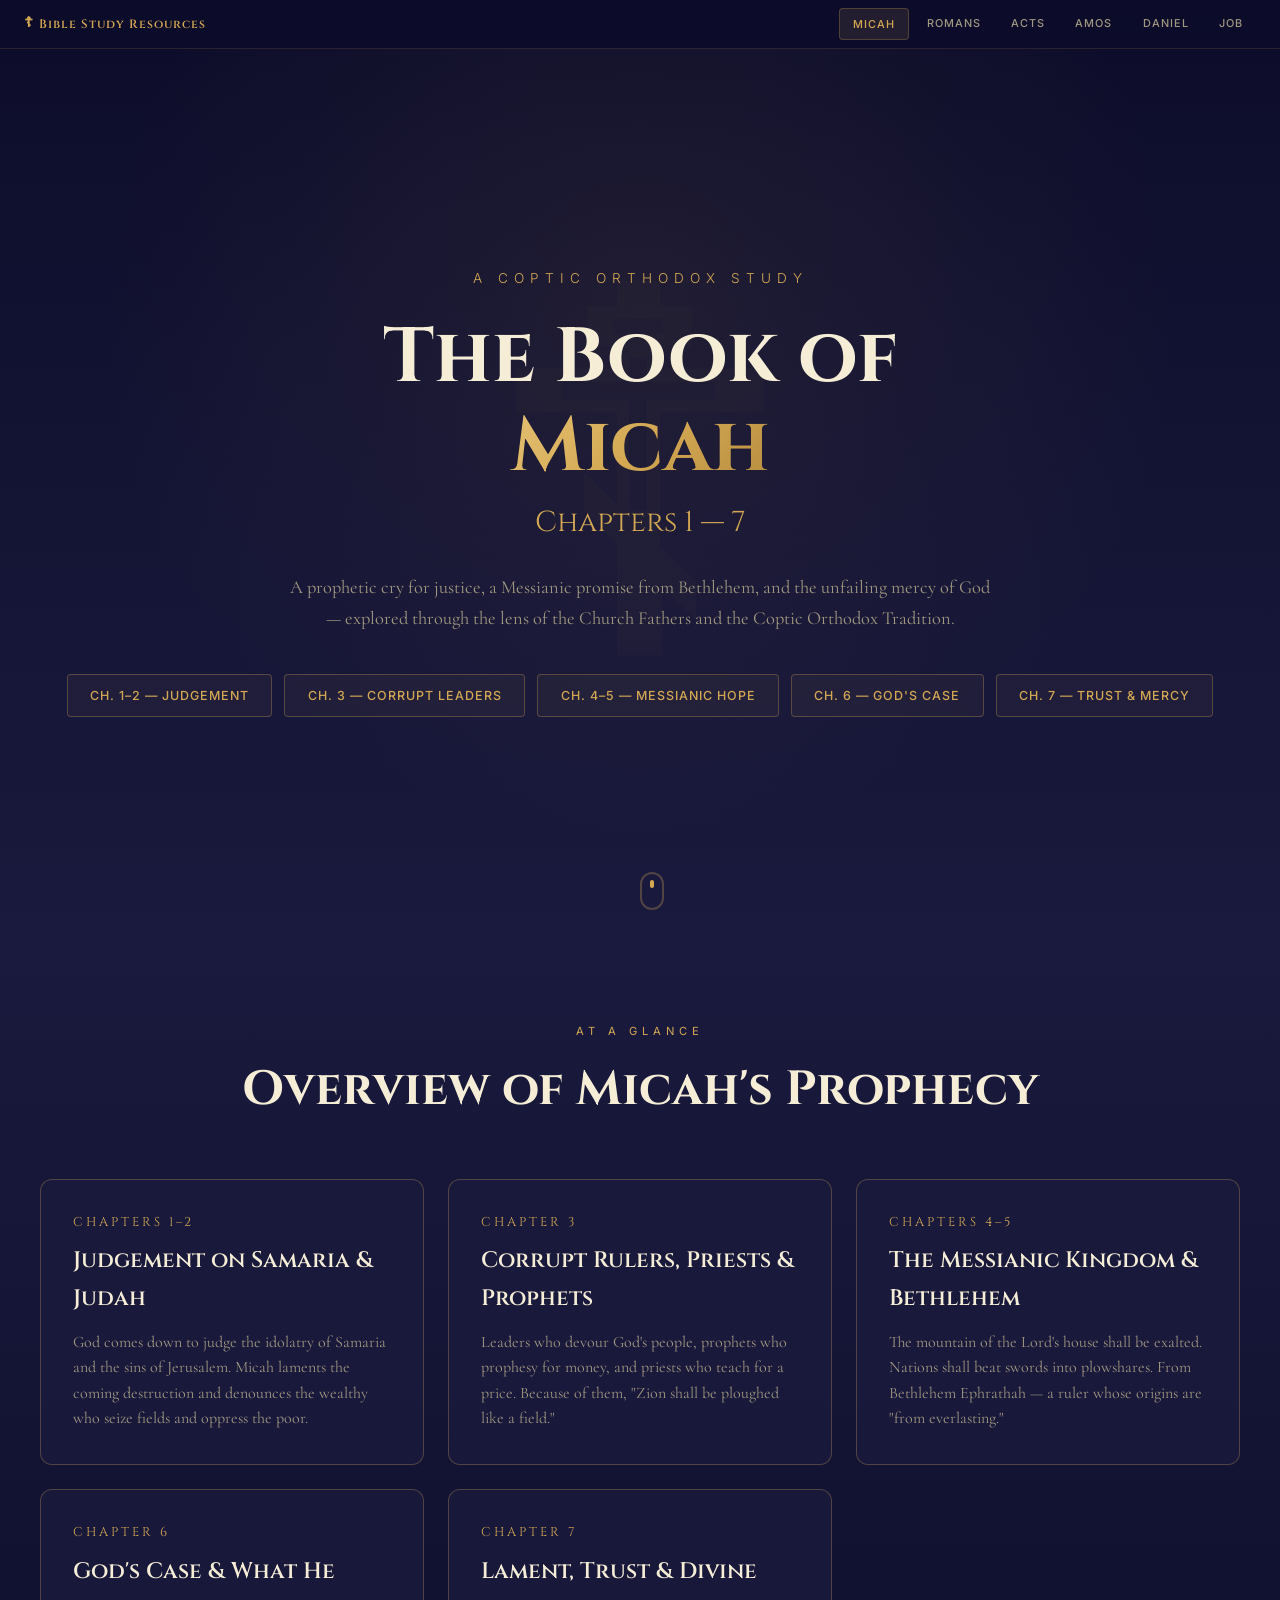
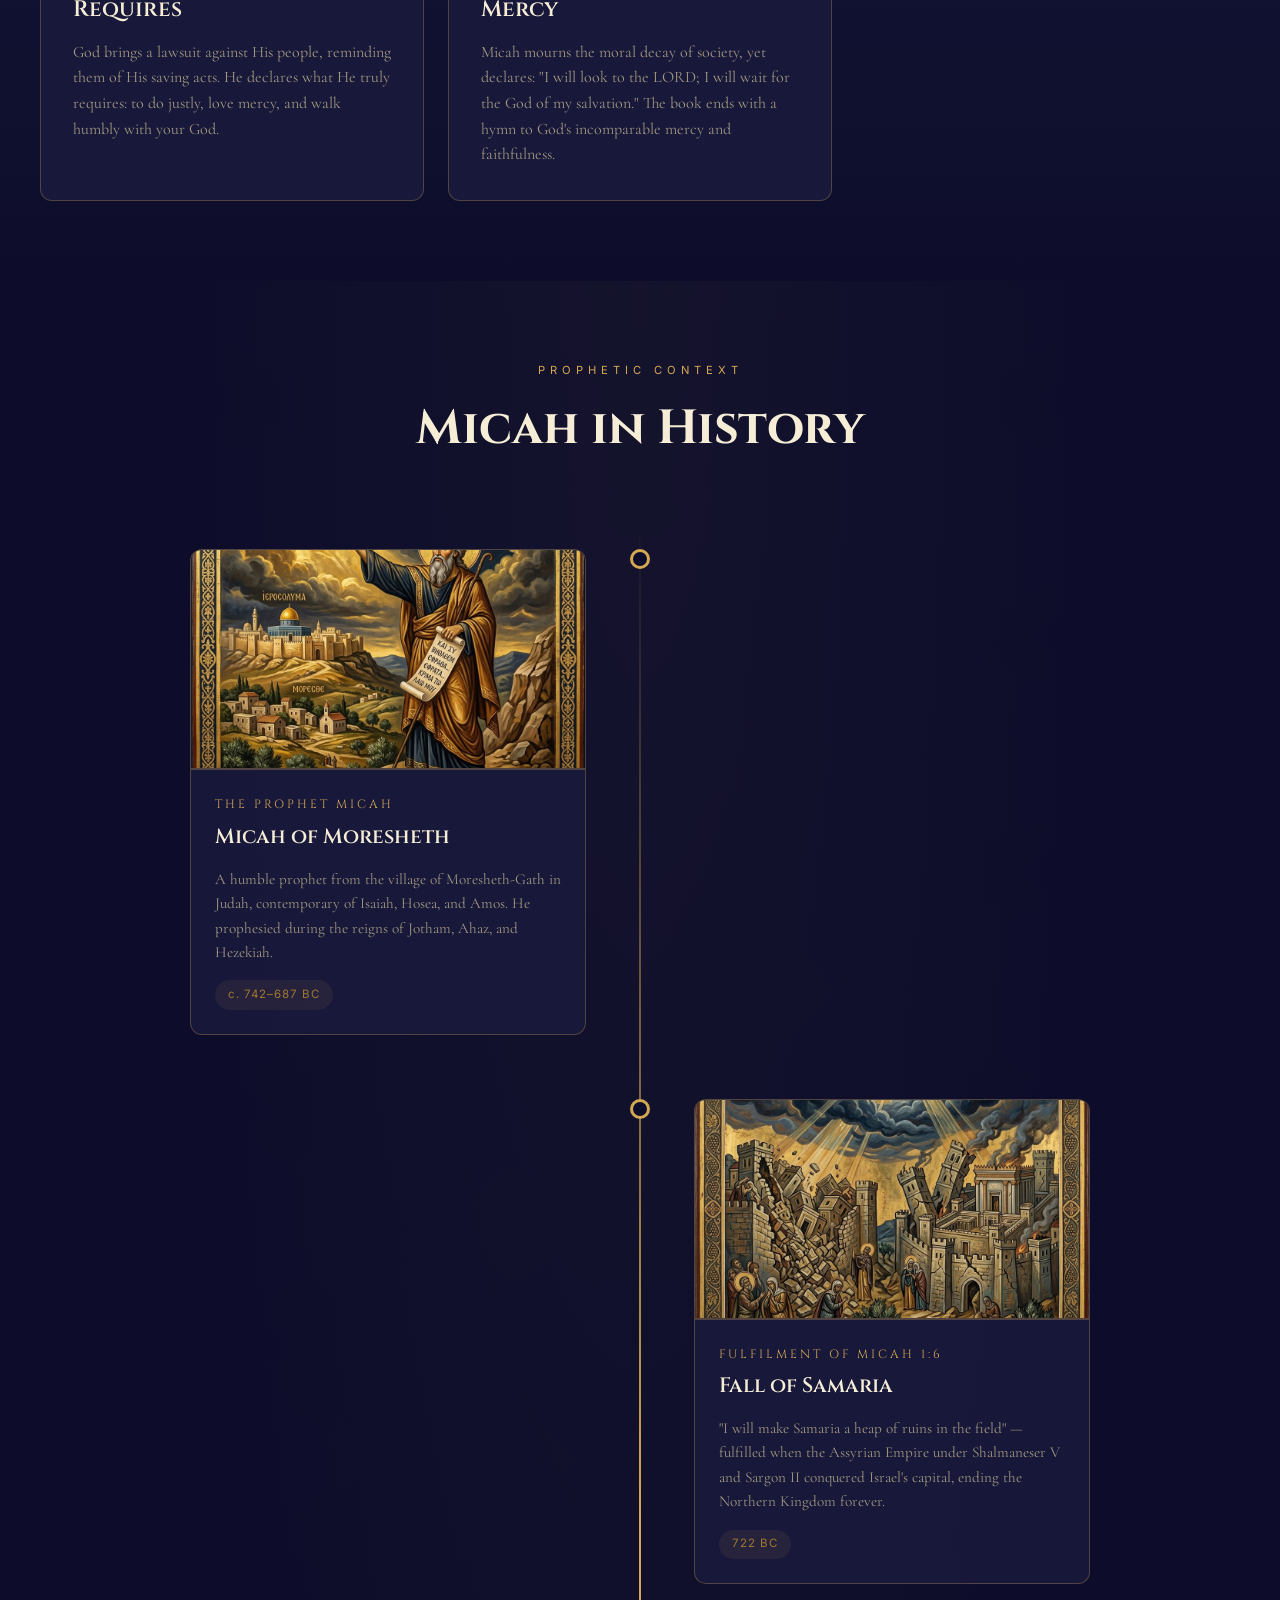
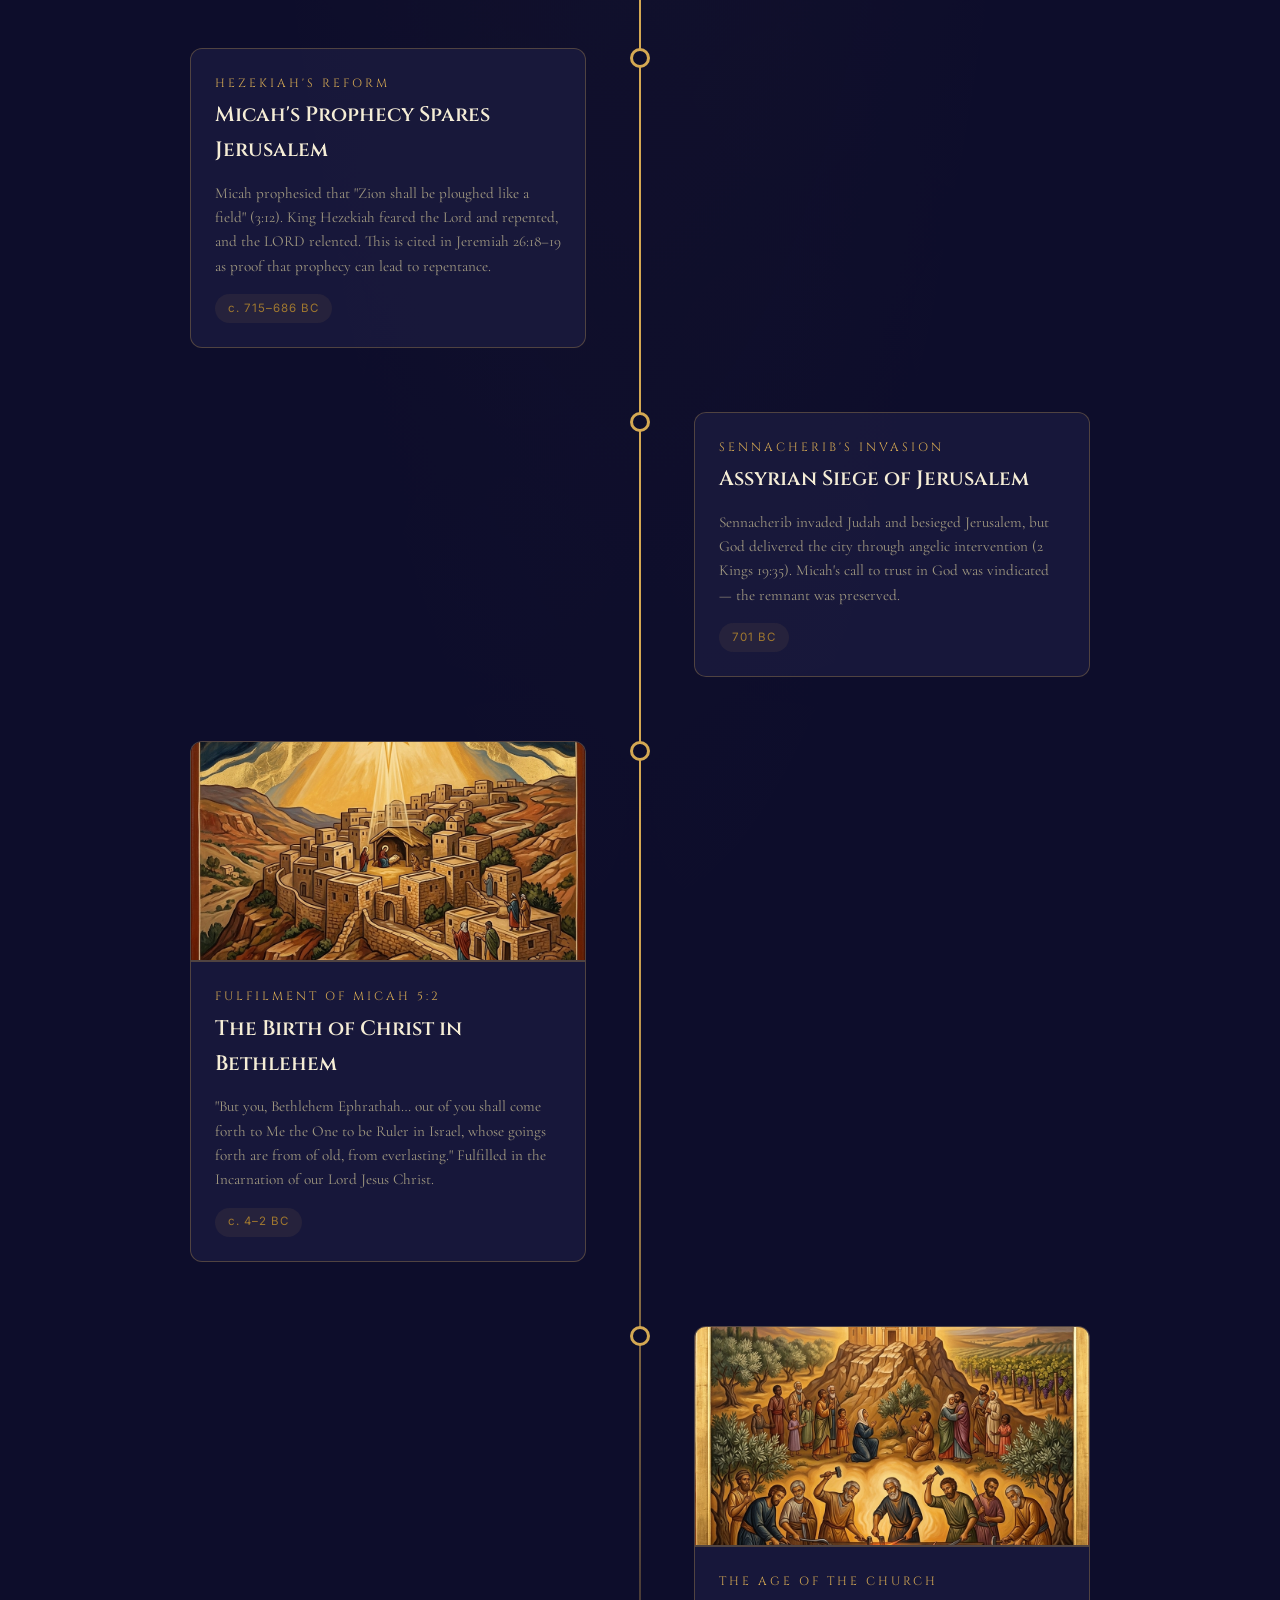
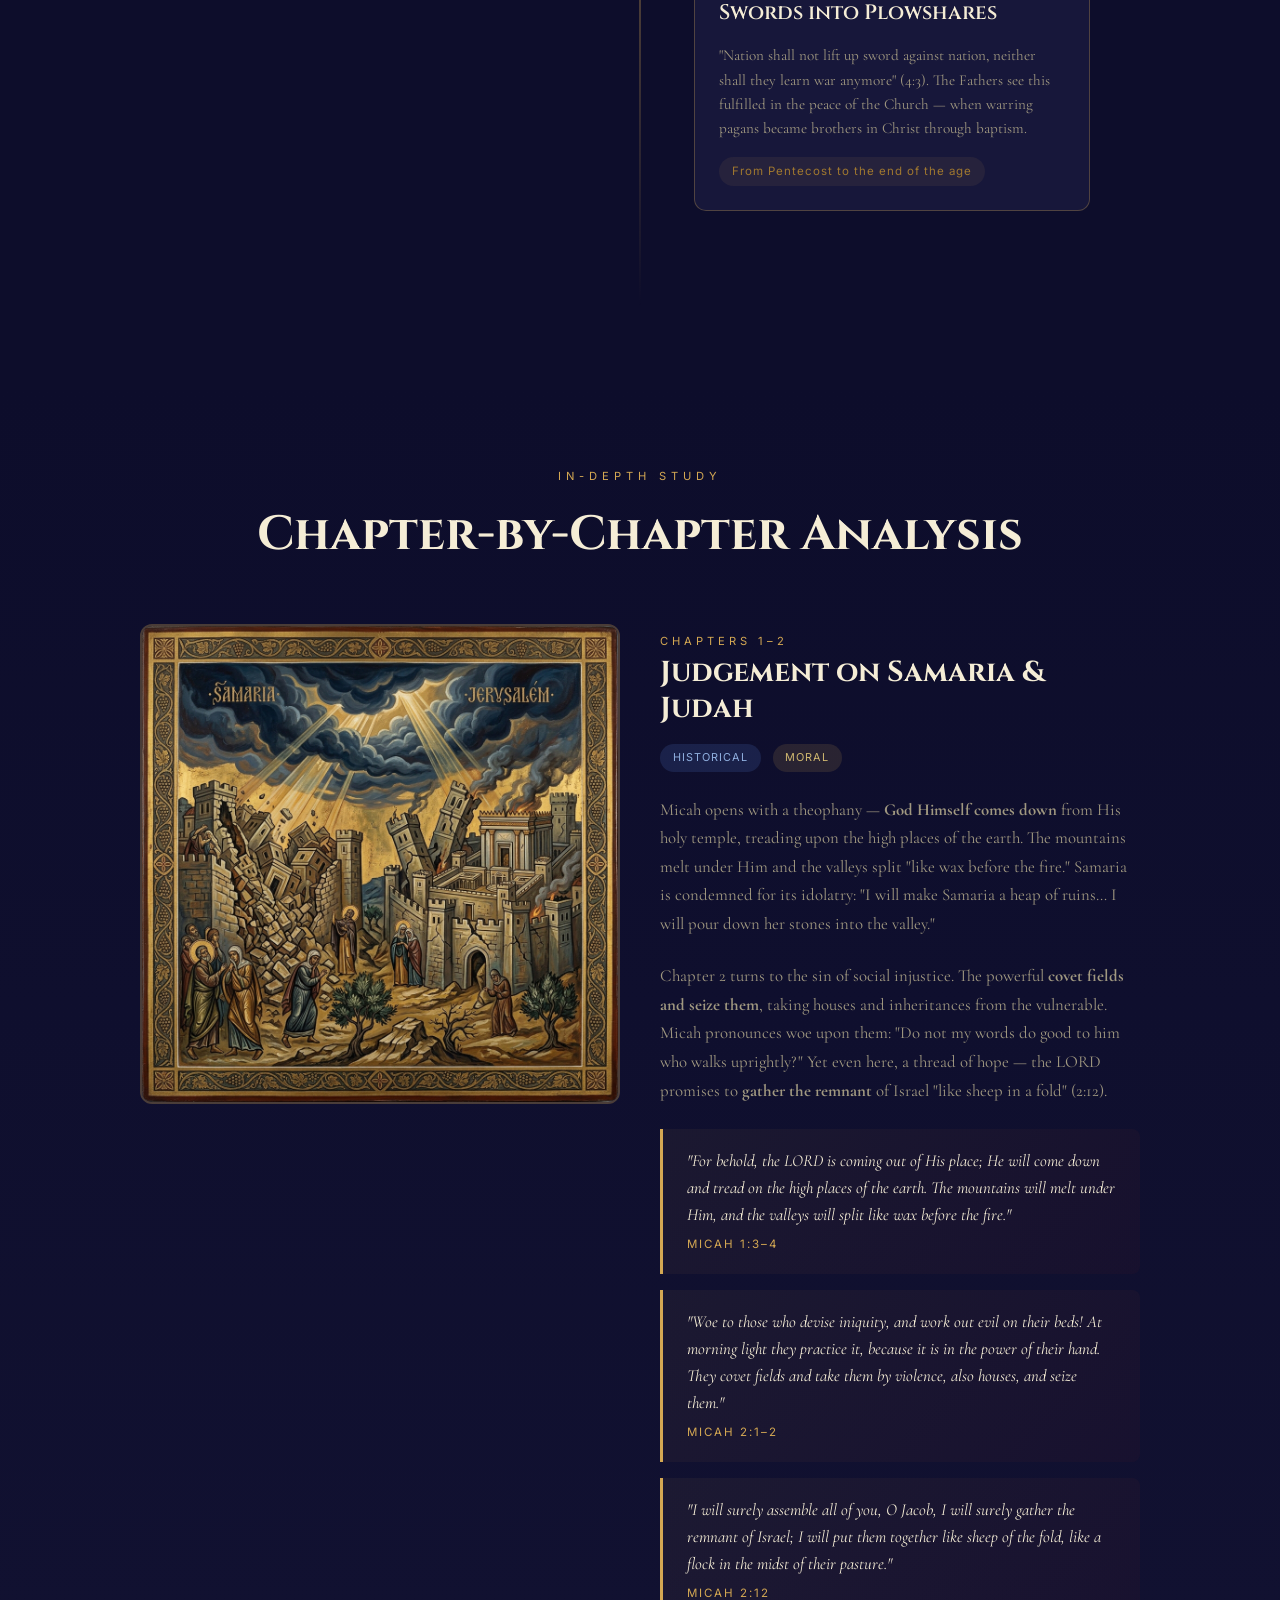
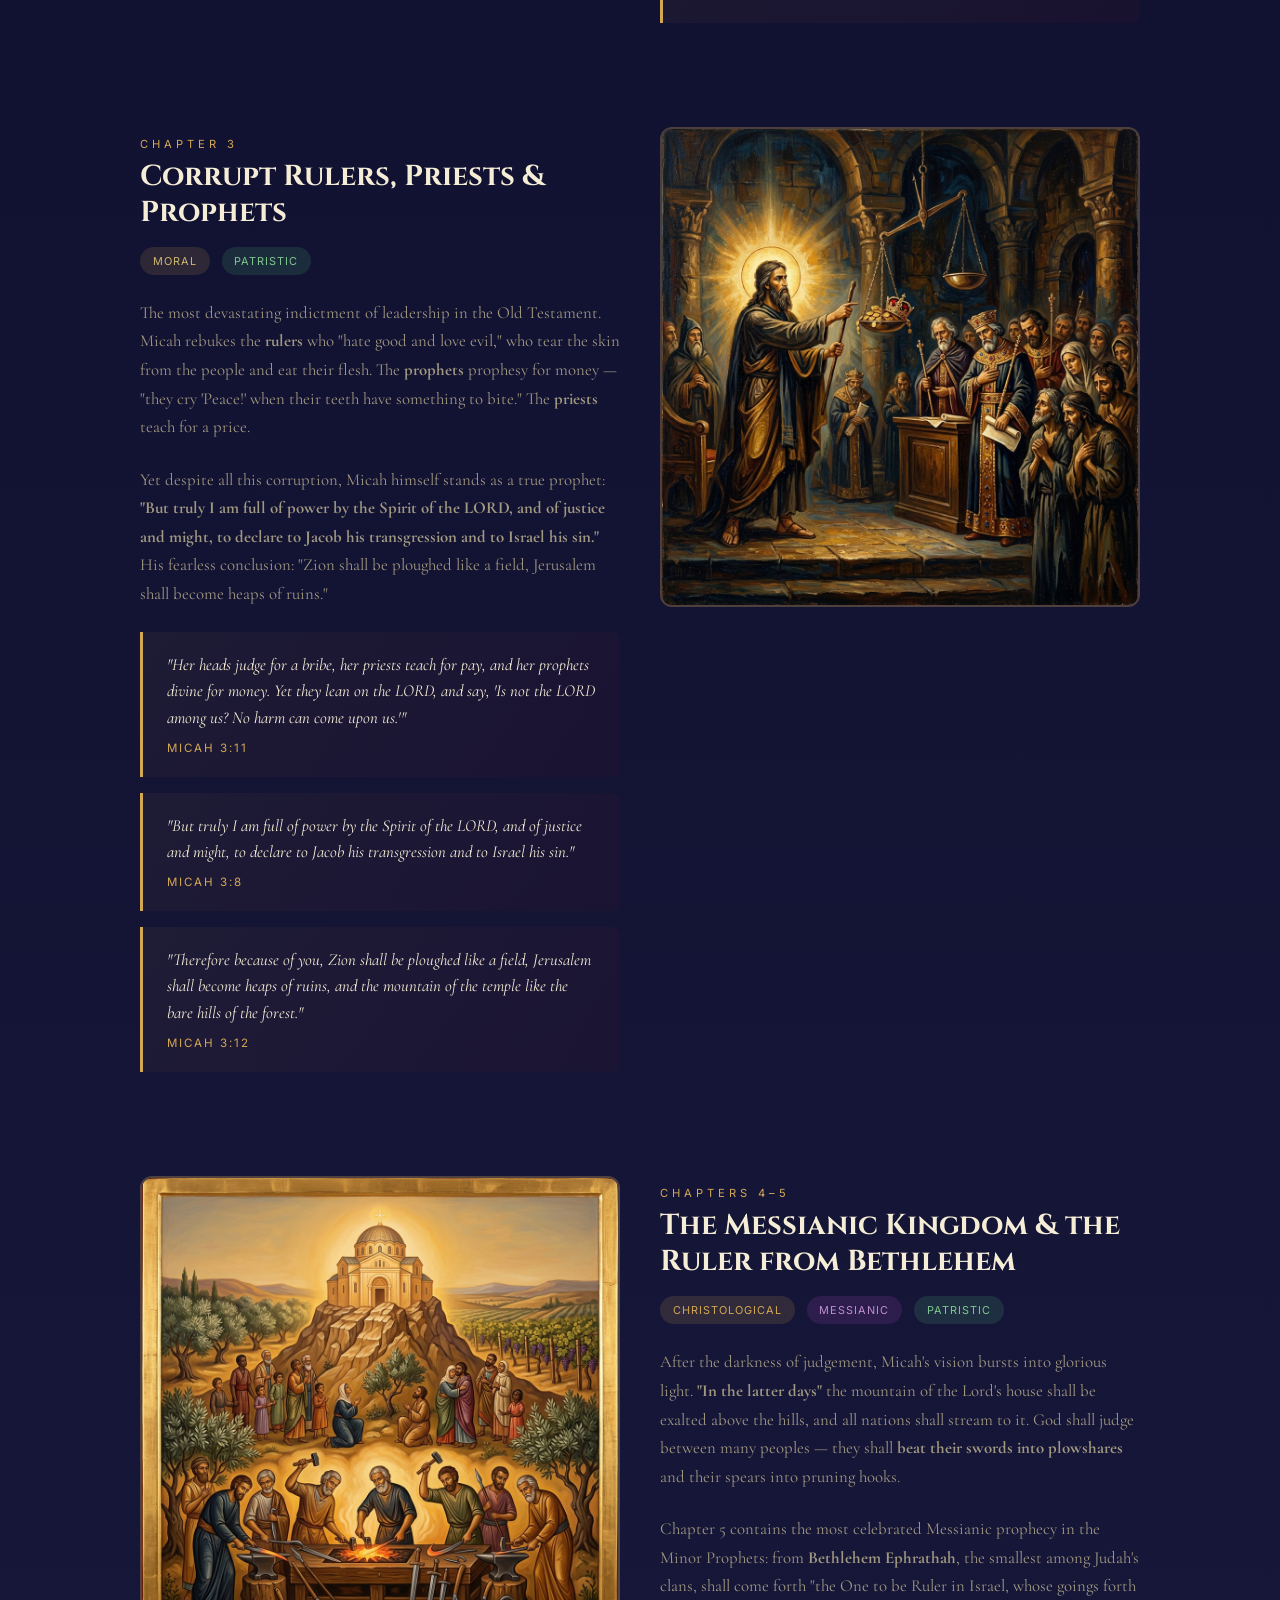
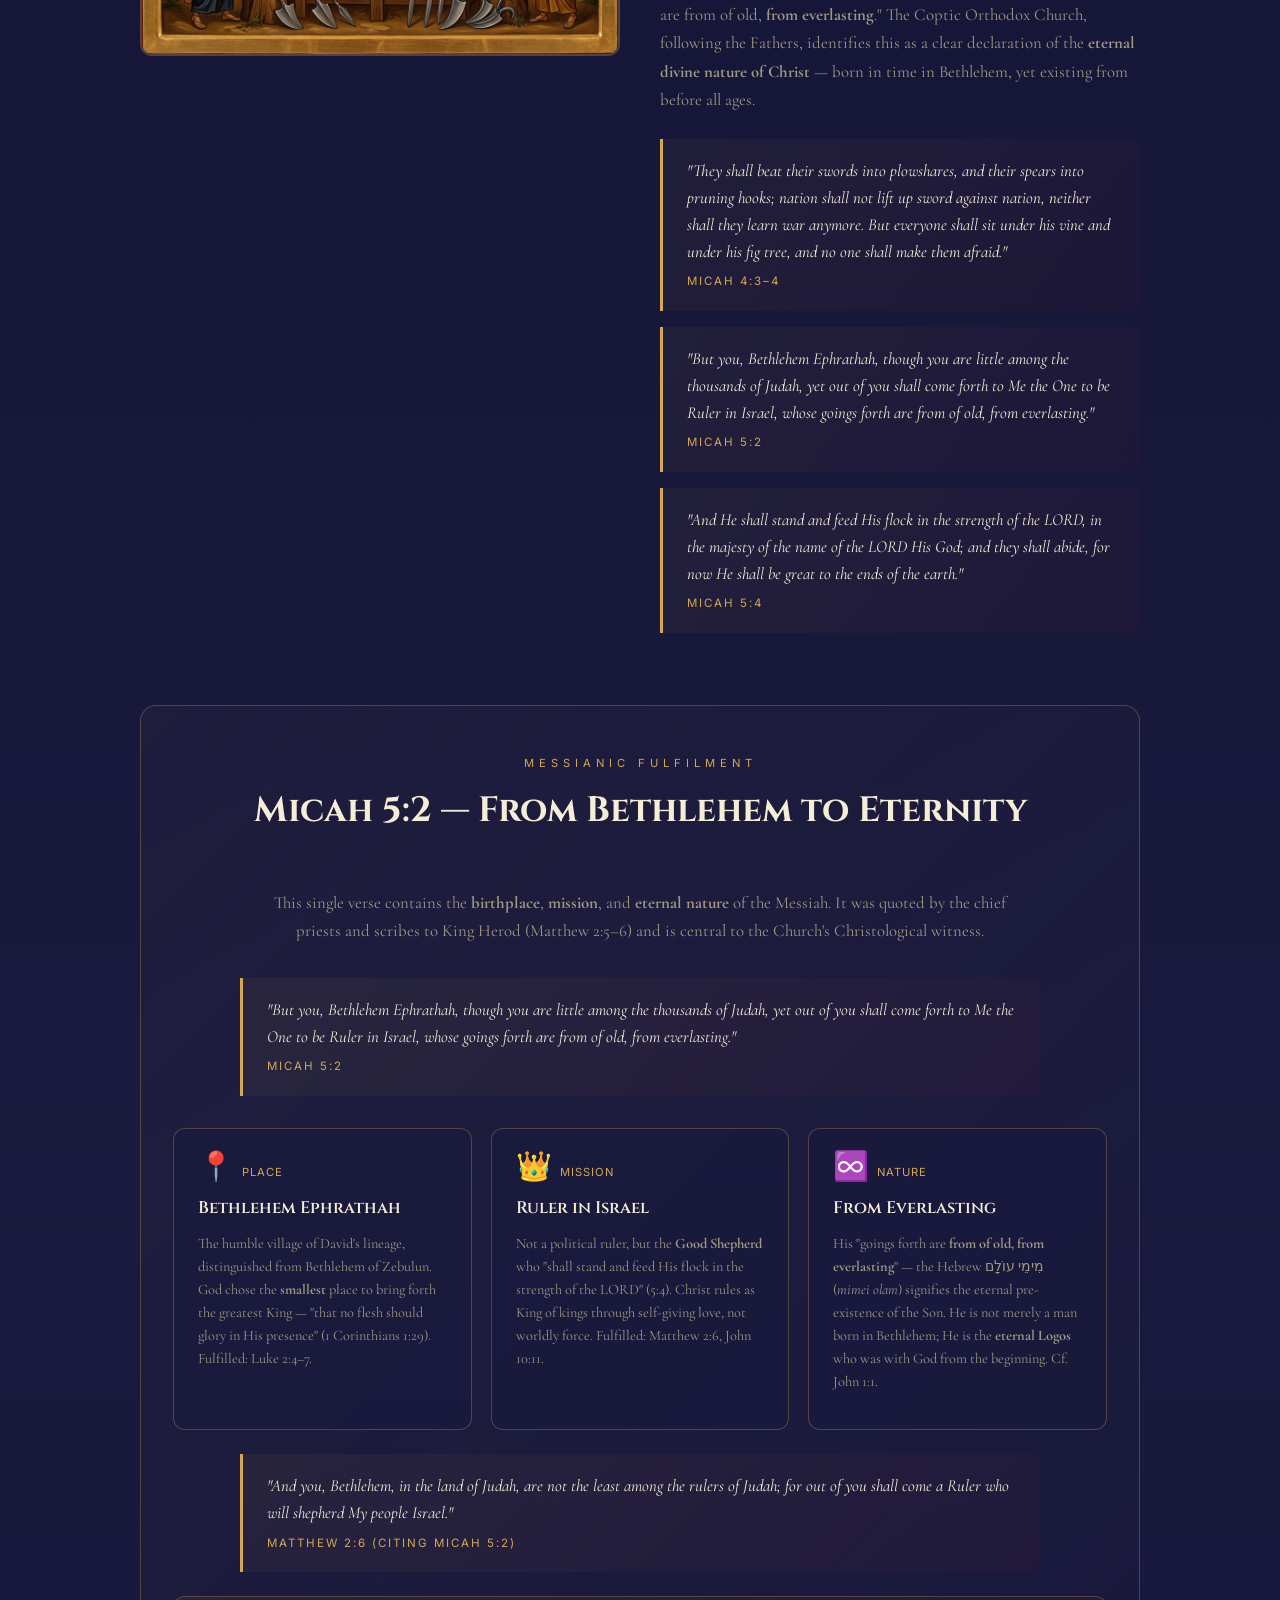
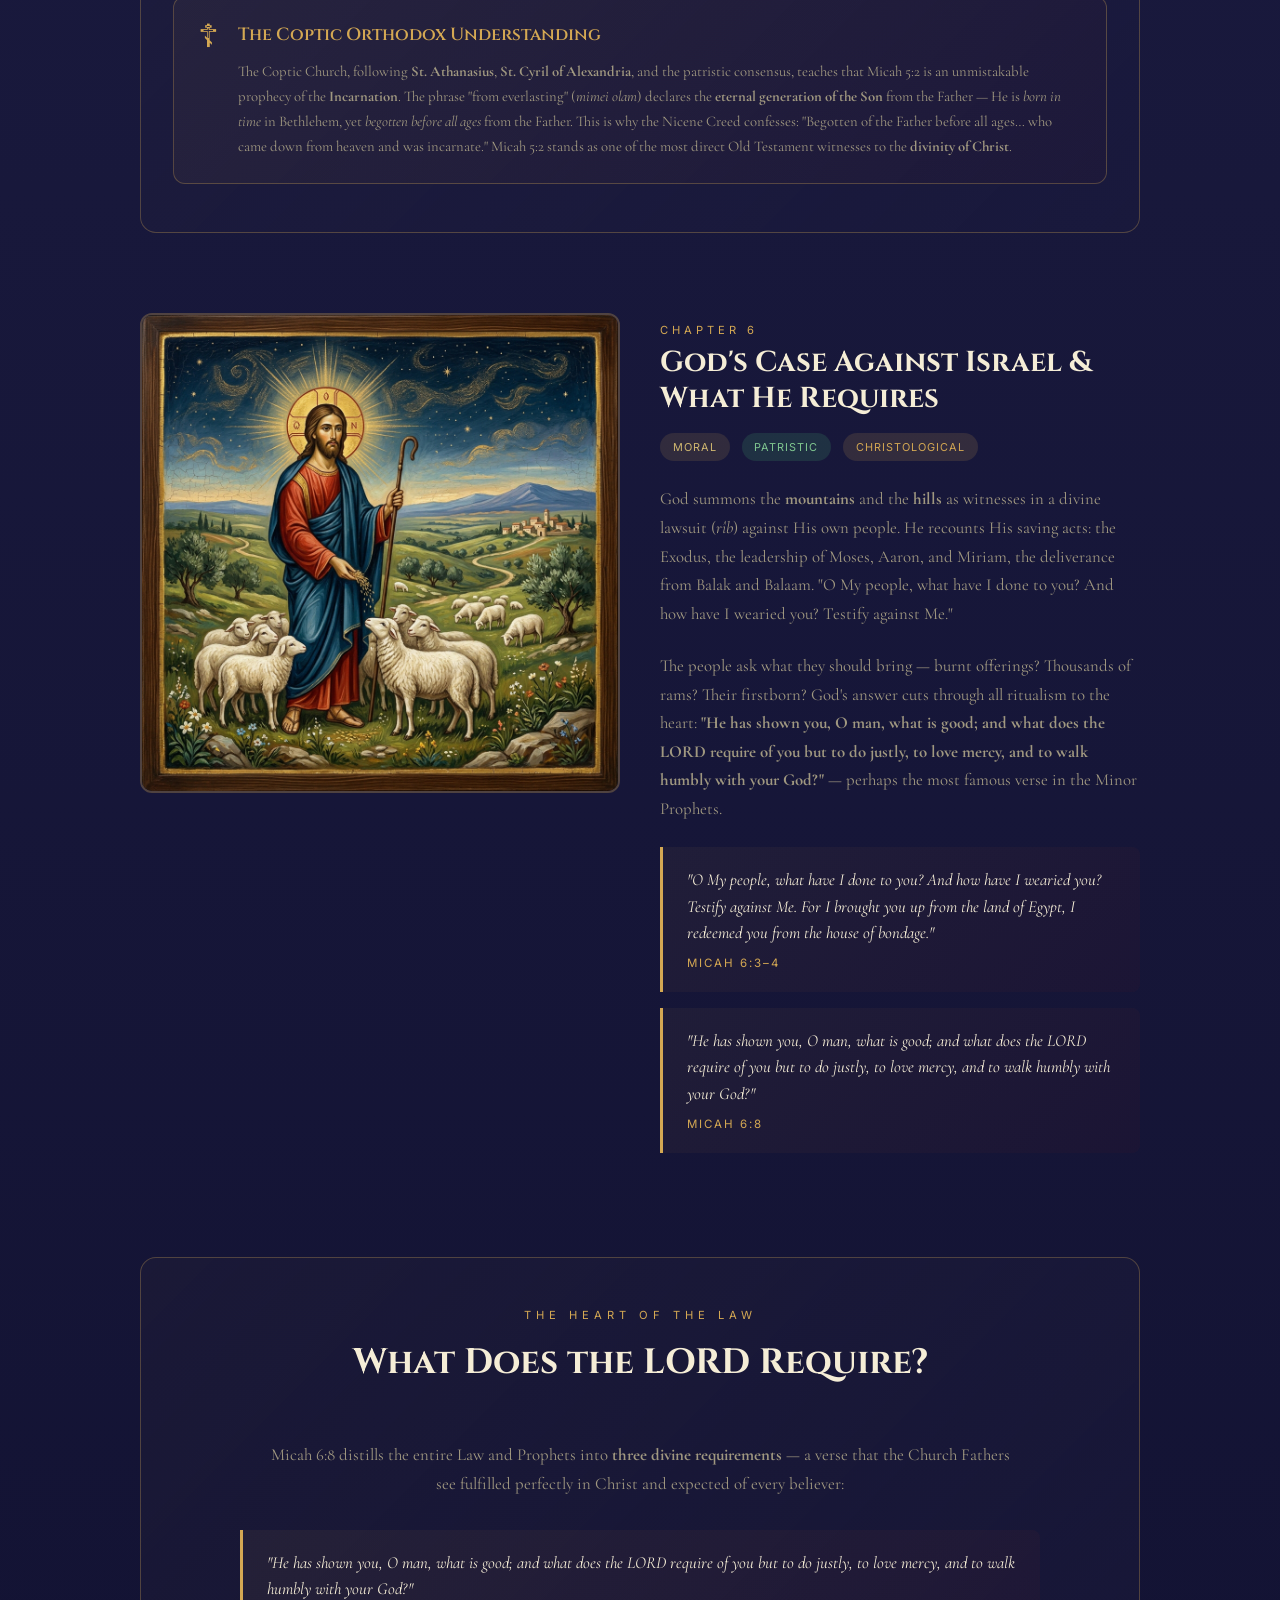
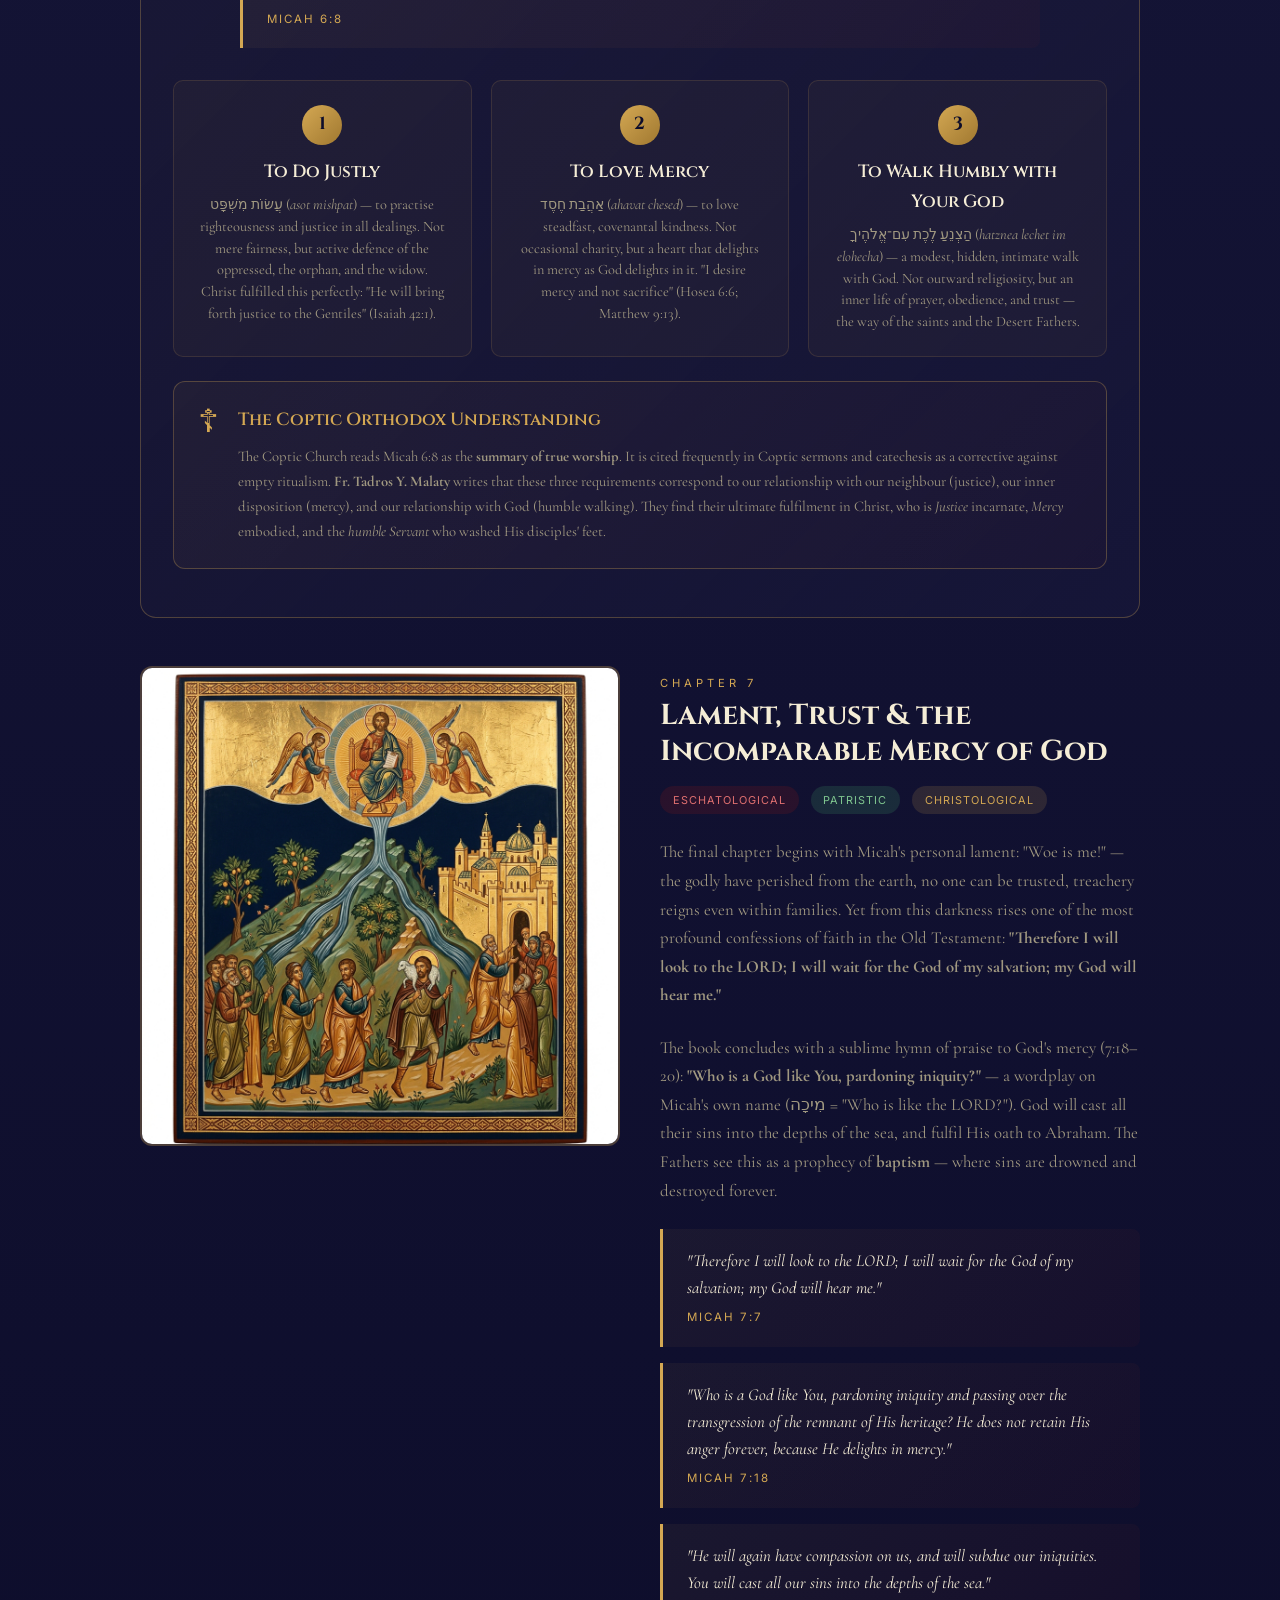
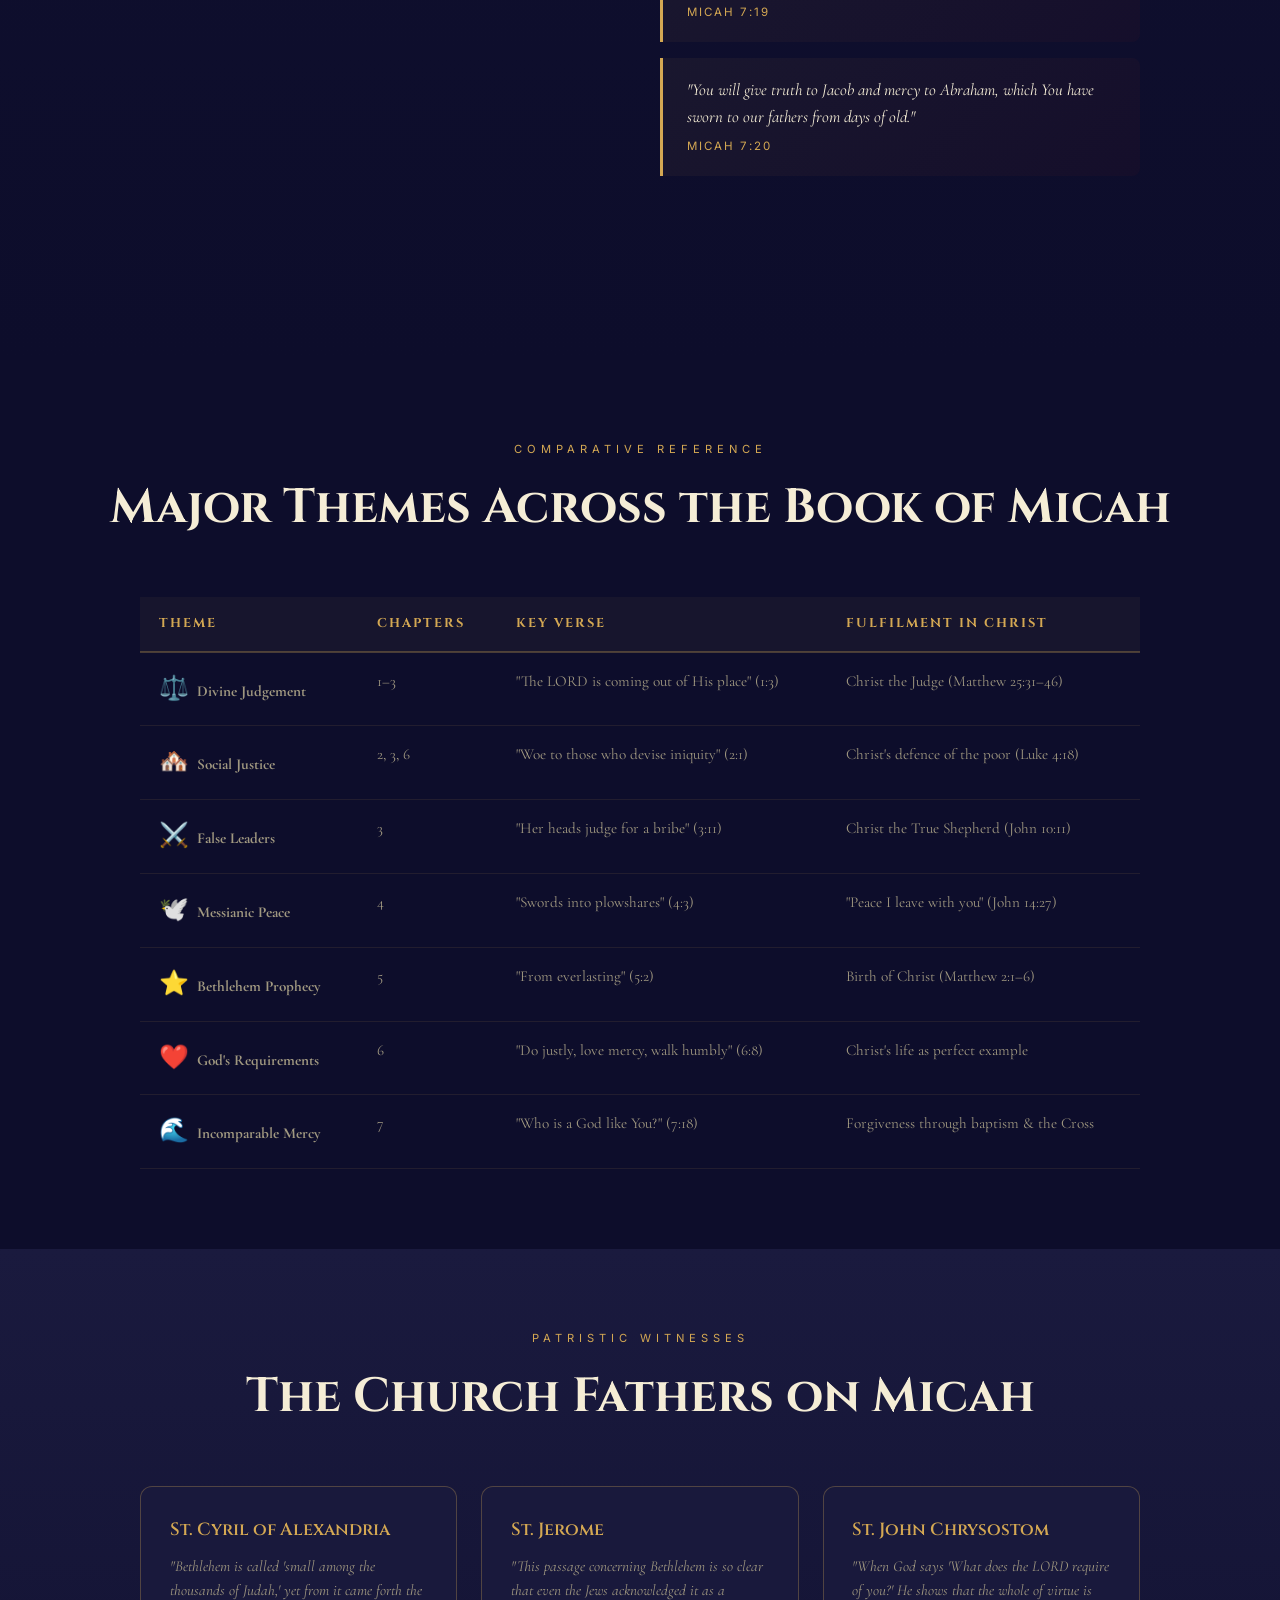
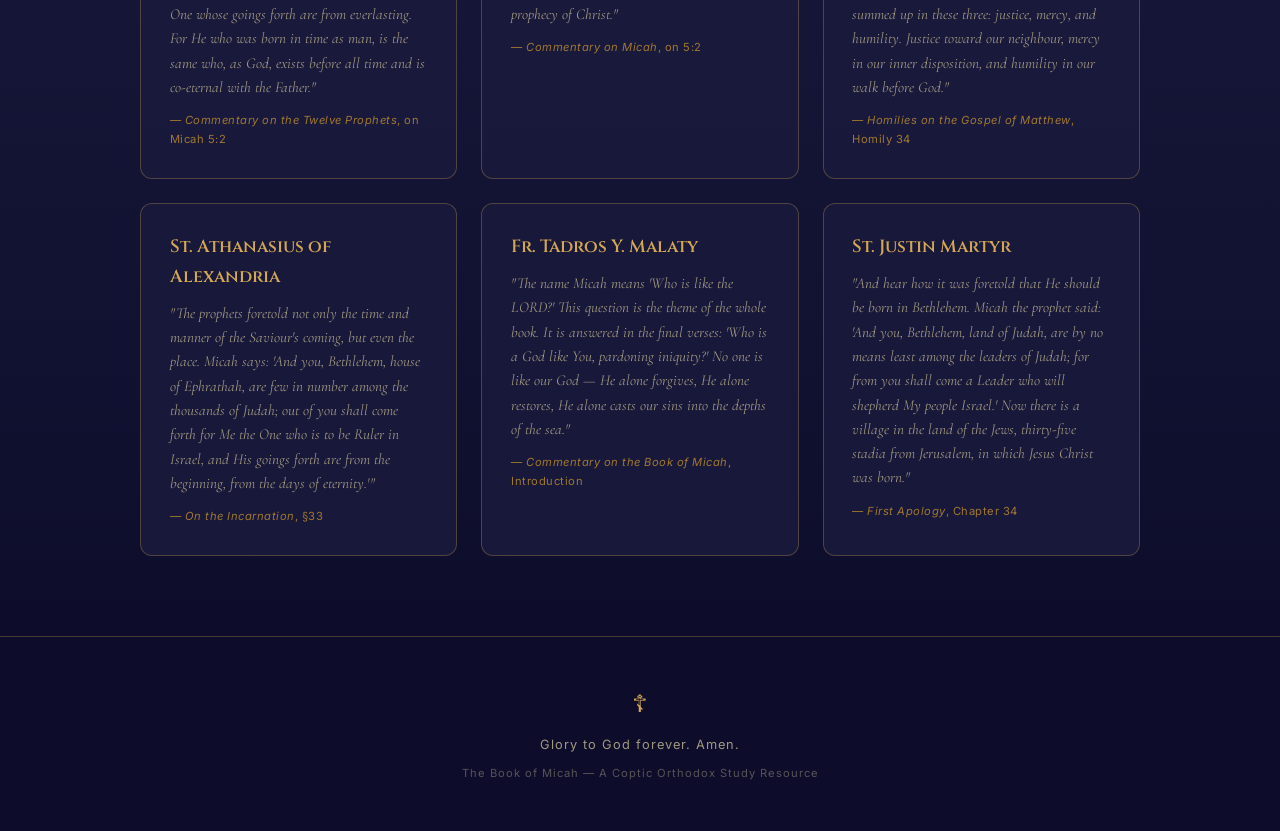
<file: micah/index.html>
<!DOCTYPE html>
<html lang="en">
<head>
  <meta charset="UTF-8">
  <meta name="viewport" content="width=device-width, initial-scale=1.0">
  <meta name="description" content="An in-depth study of the Book of Micah — judgement, justice, mercy, and the Messianic hope — from a Coptic Orthodox perspective with patristic commentary.">
  <title>The Book of Micah — Justice, Mercy &amp; Messianic Hope | Coptic Orthodox Study</title>
  <link rel="stylesheet" href="style.css">
</head>
<body>

<!-- ===== HOME NAV ===== -->
<nav class="home-nav">
  <a href="../" class="home-link">☦ <span>Bible Study Resources</span></a>
  <div class="home-nav-books">
    <a href="../micah/" class="active">Micah</a>
    <a href="../romans/">Romans</a>
    <a href="../acts/">Acts</a>
    <a href="../amos/">Amos</a>
    <a href="../daniel/">Daniel</a>
    <a href="../job/">Job</a>
  </div>
</nav>

<!-- ===== HERO ===== -->
<section class="hero" id="top">
  <p class="hero-subtitle">A Coptic Orthodox Study</p>
  <h1 class="hero-title">The Book of <span>Micah</span></h1>
  <p class="hero-chapters">Chapters 1 — 7</p>
  <p class="hero-desc">A prophetic cry for justice, a Messianic promise from Bethlehem, and the unfailing mercy of God — explored through the lens of the Church Fathers and the Coptic Orthodox Tradition.</p>
  <nav class="hero-nav">
    <a href="#ch1-2">Ch. 1–2 — Judgement</a>
    <a href="#ch3">Ch. 3 — Corrupt Leaders</a>
    <a href="#ch4-5">Ch. 4–5 — Messianic Hope</a>
    <a href="#ch6">Ch. 6 — God's Case</a>
    <a href="#ch7">Ch. 7 — Trust &amp; Mercy</a>
  </nav>
  <div class="scroll-indicator"><span></span></div>
</section>

<!-- ===== OVERVIEW ===== -->
<section class="overview" id="overview">
  <p class="section-label">At a Glance</p>
  <h2 class="section-title">Overview of Micah's Prophecy</h2>
  <div class="overview-grid">
    <a href="#ch1-2" class="overview-card" style="text-decoration:none">
      <p class="card-chapter">Chapters 1–2</p>
      <h3 class="card-title">Judgement on Samaria &amp; Judah</h3>
      <p class="card-desc">God comes down to judge the idolatry of Samaria and the sins of Jerusalem. Micah laments the coming destruction and denounces the wealthy who seize fields and oppress the poor.</p>
    </a>
    <a href="#ch3" class="overview-card" style="text-decoration:none">
      <p class="card-chapter">Chapter 3</p>
      <h3 class="card-title">Corrupt Rulers, Priests &amp; Prophets</h3>
      <p class="card-desc">Leaders who devour God's people, prophets who prophesy for money, and priests who teach for a price. Because of them, "Zion shall be ploughed like a field."</p>
    </a>
    <a href="#ch4-5" class="overview-card" style="text-decoration:none">
      <p class="card-chapter">Chapters 4–5</p>
      <h3 class="card-title">The Messianic Kingdom &amp; Bethlehem</h3>
      <p class="card-desc">The mountain of the Lord's house shall be exalted. Nations shall beat swords into plowshares. From Bethlehem Ephrathah — a ruler whose origins are "from everlasting."</p>
    </a>
    <a href="#ch6" class="overview-card" style="text-decoration:none">
      <p class="card-chapter">Chapter 6</p>
      <h3 class="card-title">God's Case &amp; What He Requires</h3>
      <p class="card-desc">God brings a lawsuit against His people, reminding them of His saving acts. He declares what He truly requires: to do justly, love mercy, and walk humbly with your God.</p>
    </a>
    <a href="#ch7" class="overview-card" style="text-decoration:none">
      <p class="card-chapter">Chapter 7</p>
      <h3 class="card-title">Lament, Trust &amp; Divine Mercy</h3>
      <p class="card-desc">Micah mourns the moral decay of society, yet declares: "I will look to the LORD; I will wait for the God of my salvation." The book ends with a hymn to God's incomparable mercy and faithfulness.</p>
    </a>
  </div>
</section>

<!-- ===== HISTORICAL TIMELINE ===== -->
<section class="timeline-section" id="timeline">
  <p class="section-label">Prophetic Context</p>
  <h2 class="section-title">Micah in History</h2>
  <div class="timeline">

    <div class="timeline-item"><div class="timeline-dot"></div>
      <div class="timeline-content">
        <img src="images/micah-prophet.png" alt="Micah the Prophet" class="timeline-img">
        <div class="timeline-body">
          <p class="timeline-chapter">The Prophet Micah</p>
          <h3 class="timeline-title">Micah of Moresheth</h3>
          <p class="timeline-text">A humble prophet from the village of Moresheth-Gath in Judah, contemporary of Isaiah, Hosea, and Amos. He prophesied during the reigns of Jotham, Ahaz, and Hezekiah.</p>
          <span class="timeline-date">c. 742–687 BC</span>
        </div>
      </div>
    </div>

    <div class="timeline-item"><div class="timeline-dot"></div>
      <div class="timeline-content">
        <img src="images/judgement-cities.png" alt="Fall of Samaria" class="timeline-img">
        <div class="timeline-body">
          <p class="timeline-chapter">Fulfilment of Micah 1:6</p>
          <h3 class="timeline-title">Fall of Samaria</h3>
          <p class="timeline-text">"I will make Samaria a heap of ruins in the field" — fulfilled when the Assyrian Empire under Shalmaneser V and Sargon II conquered Israel's capital, ending the Northern Kingdom forever.</p>
          <span class="timeline-date">722 BC</span>
        </div>
      </div>
    </div>

    <div class="timeline-item"><div class="timeline-dot"></div>
      <div class="timeline-content">
        <div class="timeline-body">
          <p class="timeline-chapter">Hezekiah's Reform</p>
          <h3 class="timeline-title">Micah's Prophecy Spares Jerusalem</h3>
          <p class="timeline-text">Micah prophesied that "Zion shall be ploughed like a field" (3:12). King Hezekiah feared the Lord and repented, and the LORD relented. This is cited in Jeremiah 26:18–19 as proof that prophecy can lead to repentance.</p>
          <span class="timeline-date">c. 715–686 BC</span>
        </div>
      </div>
    </div>

    <div class="timeline-item"><div class="timeline-dot"></div>
      <div class="timeline-content">
        <div class="timeline-body">
          <p class="timeline-chapter">Sennacherib's Invasion</p>
          <h3 class="timeline-title">Assyrian Siege of Jerusalem</h3>
          <p class="timeline-text">Sennacherib invaded Judah and besieged Jerusalem, but God delivered the city through angelic intervention (2 Kings 19:35). Micah's call to trust in God was vindicated — the remnant was preserved.</p>
          <span class="timeline-date">701 BC</span>
        </div>
      </div>
    </div>

    <div class="timeline-item"><div class="timeline-dot"></div>
      <div class="timeline-content">
        <img src="images/bethlehem-prophecy.png" alt="Birth of Christ" class="timeline-img">
        <div class="timeline-body">
          <p class="timeline-chapter">Fulfilment of Micah 5:2</p>
          <h3 class="timeline-title">The Birth of Christ in Bethlehem</h3>
          <p class="timeline-text">"But you, Bethlehem Ephrathah… out of you shall come forth to Me the One to be Ruler in Israel, whose goings forth are from of old, from everlasting." Fulfilled in the Incarnation of our Lord Jesus Christ.</p>
          <span class="timeline-date">c. 4–2 BC</span>
        </div>
      </div>
    </div>

    <div class="timeline-item"><div class="timeline-dot"></div>
      <div class="timeline-content">
        <img src="images/peace-plowshares.png" alt="Messianic Kingdom" class="timeline-img">
        <div class="timeline-body">
          <p class="timeline-chapter">The Age of the Church</p>
          <h3 class="timeline-title">Swords into Plowshares</h3>
          <p class="timeline-text">"Nation shall not lift up sword against nation, neither shall they learn war anymore" (4:3). The Fathers see this fulfilled in the peace of the Church — when warring pagans became brothers in Christ through baptism.</p>
          <span class="timeline-date">From Pentecost to the end of the age</span>
        </div>
      </div>
    </div>

  </div>
</section>

<!-- ===== CHAPTER DETAILS ===== -->
<section class="chapters-detail" id="chapters">
  <p class="section-label">In-Depth Study</p>
  <h2 class="section-title">Chapter-by-Chapter Analysis</h2>

  <!-- CHAPTERS 1–2 -->
  <div class="chapter-block" id="ch1-2">
    <div class="chapter-image-wrap">
      <img src="images/judgement-cities.png" alt="Micah Chapters 1–2 — Judgement on Samaria and Judah">
    </div>
    <div class="chapter-info">
      <p class="ch-label">Chapters 1–2</p>
      <h3 class="ch-title">Judgement on Samaria &amp; Judah</h3>
      <div style="margin-bottom:1rem">
        <span class="interp-tag historical">Historical</span>
        <span class="interp-tag moral">Moral</span>
      </div>
      <p class="ch-summary">Micah opens with a theophany — <strong>God Himself comes down</strong> from His holy temple, treading upon the high places of the earth. The mountains melt under Him and the valleys split "like wax before the fire." Samaria is condemned for its idolatry: "I will make Samaria a heap of ruins… I will pour down her stones into the valley."</p>
      <p class="ch-summary">Chapter 2 turns to the sin of social injustice. The powerful <strong>covet fields and seize them</strong>, taking houses and inheritances from the vulnerable. Micah pronounces woe upon them: "Do not my words do good to him who walks uprightly?" Yet even here, a thread of hope — the LORD promises to <strong>gather the remnant</strong> of Israel "like sheep in a fold" (2:12).</p>

      <div class="verse-block">
        <p class="verse-text">"For behold, the LORD is coming out of His place; He will come down and tread on the high places of the earth. The mountains will melt under Him, and the valleys will split like wax before the fire."</p>
        <p class="verse-ref">Micah 1:3–4</p>
      </div>
      <div class="verse-block">
        <p class="verse-text">"Woe to those who devise iniquity, and work out evil on their beds! At morning light they practice it, because it is in the power of their hand. They covet fields and take them by violence, also houses, and seize them."</p>
        <p class="verse-ref">Micah 2:1–2</p>
      </div>
      <div class="verse-block">
        <p class="verse-text">"I will surely assemble all of you, O Jacob, I will surely gather the remnant of Israel; I will put them together like sheep of the fold, like a flock in the midst of their pasture."</p>
        <p class="verse-ref">Micah 2:12</p>
      </div>
    </div>
  </div>

  <!-- CHAPTER 3 -->
  <div class="chapter-block" id="ch3">
    <div class="chapter-image-wrap">
      <img src="images/justice-corruption.png" alt="Micah Chapter 3 — Corrupt Leaders">
    </div>
    <div class="chapter-info">
      <p class="ch-label">Chapter 3</p>
      <h3 class="ch-title">Corrupt Rulers, Priests &amp; Prophets</h3>
      <div style="margin-bottom:1rem">
        <span class="interp-tag moral">Moral</span>
        <span class="interp-tag patristic">Patristic</span>
      </div>
      <p class="ch-summary">The most devastating indictment of leadership in the Old Testament. Micah rebukes the <strong>rulers</strong> who "hate good and love evil," who tear the skin from the people and eat their flesh. The <strong>prophets</strong> prophesy for money — "they cry 'Peace!' when their teeth have something to bite." The <strong>priests</strong> teach for a price.</p>
      <p class="ch-summary">Yet despite all this corruption, Micah himself stands as a true prophet: <strong>"But truly I am full of power by the Spirit of the LORD, and of justice and might, to declare to Jacob his transgression and to Israel his sin."</strong> His fearless conclusion: "Zion shall be ploughed like a field, Jerusalem shall become heaps of ruins."</p>

      <div class="verse-block">
        <p class="verse-text">"Her heads judge for a bribe, her priests teach for pay, and her prophets divine for money. Yet they lean on the LORD, and say, 'Is not the LORD among us? No harm can come upon us.'"</p>
        <p class="verse-ref">Micah 3:11</p>
      </div>
      <div class="verse-block">
        <p class="verse-text">"But truly I am full of power by the Spirit of the LORD, and of justice and might, to declare to Jacob his transgression and to Israel his sin."</p>
        <p class="verse-ref">Micah 3:8</p>
      </div>
      <div class="verse-block">
        <p class="verse-text">"Therefore because of you, Zion shall be ploughed like a field, Jerusalem shall become heaps of ruins, and the mountain of the temple like the bare hills of the forest."</p>
        <p class="verse-ref">Micah 3:12</p>
      </div>
    </div>
  </div>

  <!-- CHAPTERS 4–5 -->
  <div class="chapter-block" id="ch4-5">
    <div class="chapter-image-wrap">
      <img src="images/peace-plowshares.png" alt="Micah Chapters 4–5 — Messianic Hope">
    </div>
    <div class="chapter-info">
      <p class="ch-label">Chapters 4–5</p>
      <h3 class="ch-title">The Messianic Kingdom &amp; the Ruler from Bethlehem</h3>
      <div style="margin-bottom:1rem">
        <span class="interp-tag christological">Christological</span>
        <span class="interp-tag messianic">Messianic</span>
        <span class="interp-tag patristic">Patristic</span>
      </div>
      <p class="ch-summary">After the darkness of judgement, Micah's vision bursts into glorious light. <strong>"In the latter days"</strong> the mountain of the Lord's house shall be exalted above the hills, and all nations shall stream to it. God shall judge between many peoples — they shall <strong>beat their swords into plowshares</strong> and their spears into pruning hooks.</p>
      <p class="ch-summary">Chapter 5 contains the most celebrated Messianic prophecy in the Minor Prophets: from <strong>Bethlehem Ephrathah</strong>, the smallest among Judah's clans, shall come forth "the One to be Ruler in Israel, whose goings forth are from of old, <strong>from everlasting</strong>." The Coptic Orthodox Church, following the Fathers, identifies this as a clear declaration of the <strong>eternal divine nature of Christ</strong> — born in time in Bethlehem, yet existing from before all ages.</p>

      <div class="verse-block">
        <p class="verse-text">"They shall beat their swords into plowshares, and their spears into pruning hooks; nation shall not lift up sword against nation, neither shall they learn war anymore. But everyone shall sit under his vine and under his fig tree, and no one shall make them afraid."</p>
        <p class="verse-ref">Micah 4:3–4</p>
      </div>
      <div class="verse-block">
        <p class="verse-text">"But you, Bethlehem Ephrathah, though you are little among the thousands of Judah, yet out of you shall come forth to Me the One to be Ruler in Israel, whose goings forth are from of old, from everlasting."</p>
        <p class="verse-ref">Micah 5:2</p>
      </div>
      <div class="verse-block">
        <p class="verse-text">"And He shall stand and feed His flock in the strength of the LORD, in the majesty of the name of the LORD His God; and they shall abide, for now He shall be great to the ends of the earth."</p>
        <p class="verse-ref">Micah 5:4</p>
      </div>
    </div>
  </div>

  <!-- BETHLEHEM PROPHECY HIGHLIGHT -->
  <div class="bethlehem-highlight" id="bethlehem">
    <p class="section-label">Messianic Fulfilment</p>
    <h3 class="section-title" style="font-size:clamp(1.4rem,3vw,2.2rem)">Micah 5:2 — From Bethlehem to Eternity</h3>
    <p class="bethlehem-intro">This single verse contains the <strong>birthplace</strong>, <strong>mission</strong>, and <strong>eternal nature</strong> of the Messiah. It was quoted by the chief priests and scribes to King Herod (Matthew 2:5–6) and is central to the Church's Christological witness.</p>

    <div class="verse-block" style="max-width:800px;margin:0 auto 2rem;">
      <p class="verse-text">"But you, Bethlehem Ephrathah, though you are little among the thousands of Judah, yet out of you shall come forth to Me the One to be Ruler in Israel, whose goings forth are from of old, from everlasting."</p>
      <p class="verse-ref">Micah 5:2</p>
    </div>

    <div class="fulfillment-grid">
      <div class="fulfillment-card">
        <div class="fulfillment-header">
          <span class="fulfillment-icon">📍</span>
          <span class="fulfillment-label">Place</span>
        </div>
        <h4 class="fulfillment-title">Bethlehem Ephrathah</h4>
        <p class="fulfillment-text">The humble village of David's lineage, distinguished from Bethlehem of Zebulun. God chose the <strong>smallest</strong> place to bring forth the greatest King — "that no flesh should glory in His presence" (1 Corinthians 1:29). Fulfilled: Luke 2:4–7.</p>
      </div>
      <div class="fulfillment-card">
        <div class="fulfillment-header">
          <span class="fulfillment-icon">👑</span>
          <span class="fulfillment-label">Mission</span>
        </div>
        <h4 class="fulfillment-title">Ruler in Israel</h4>
        <p class="fulfillment-text">Not a political ruler, but the <strong>Good Shepherd</strong> who "shall stand and feed His flock in the strength of the LORD" (5:4). Christ rules as King of kings through self-giving love, not worldly force. Fulfilled: Matthew 2:6, John 10:11.</p>
      </div>
      <div class="fulfillment-card">
        <div class="fulfillment-header">
          <span class="fulfillment-icon">♾️</span>
          <span class="fulfillment-label">Nature</span>
        </div>
        <h4 class="fulfillment-title">From Everlasting</h4>
        <p class="fulfillment-text">His "goings forth are <strong>from of old, from everlasting</strong>" — the Hebrew מִימֵי עוֹלָם (<em>mimei olam</em>) signifies the eternal pre-existence of the Son. He is not merely a man born in Bethlehem; He is the <strong>eternal Logos</strong> who was with God from the beginning. Cf. John 1:1.</p>
      </div>
    </div>

    <div class="verse-block" style="max-width:800px;margin:1.5rem auto;">
      <p class="verse-text">"And you, Bethlehem, in the land of Judah, are not the least among the rulers of Judah; for out of you shall come a Ruler who will shepherd My people Israel."</p>
      <p class="verse-ref">Matthew 2:6 (citing Micah 5:2)</p>
    </div>

    <!-- COPTIC NOTE -->
    <div class="coptic-note">
      <div class="coptic-note-icon">☦</div>
      <div>
        <h4>The Coptic Orthodox Understanding</h4>
        <p>The Coptic Church, following <strong>St. Athanasius</strong>, <strong>St. Cyril of Alexandria</strong>, and the patristic consensus, teaches that Micah 5:2 is an unmistakable prophecy of the <strong>Incarnation</strong>. The phrase "from everlasting" (<em>mimei olam</em>) declares the <strong>eternal generation of the Son</strong> from the Father — He is <em>born in time</em> in Bethlehem, yet <em>begotten before all ages</em> from the Father. This is why the Nicene Creed confesses: "Begotten of the Father before all ages… who came down from heaven and was incarnate." Micah 5:2 stands as one of the most direct Old Testament witnesses to the <strong>divinity of Christ</strong>.</p>
      </div>
    </div>
  </div>

  <!-- CHAPTER 6 -->
  <div class="chapter-block" id="ch6">
    <div class="chapter-image-wrap">
      <img src="images/shepherd-ruler.png" alt="Micah Chapter 6 — God's Requirements">
    </div>
    <div class="chapter-info">
      <p class="ch-label">Chapter 6</p>
      <h3 class="ch-title">God's Case Against Israel &amp; What He Requires</h3>
      <div style="margin-bottom:1rem">
        <span class="interp-tag moral">Moral</span>
        <span class="interp-tag patristic">Patristic</span>
        <span class="interp-tag christological">Christological</span>
      </div>
      <p class="ch-summary">God summons the <strong>mountains</strong> and the <strong>hills</strong> as witnesses in a divine lawsuit (<em>rîb</em>) against His own people. He recounts His saving acts: the Exodus, the leadership of Moses, Aaron, and Miriam, the deliverance from Balak and Balaam. "O My people, what have I done to you? And how have I wearied you? Testify against Me."</p>
      <p class="ch-summary">The people ask what they should bring — burnt offerings? Thousands of rams? Their firstborn? God's answer cuts through all ritualism to the heart: <strong>"He has shown you, O man, what is good; and what does the LORD require of you but to do justly, to love mercy, and to walk humbly with your God?"</strong> — perhaps the most famous verse in the Minor Prophets.</p>

      <div class="verse-block">
        <p class="verse-text">"O My people, what have I done to you? And how have I wearied you? Testify against Me. For I brought you up from the land of Egypt, I redeemed you from the house of bondage."</p>
        <p class="verse-ref">Micah 6:3–4</p>
      </div>
      <div class="verse-block">
        <p class="verse-text">"He has shown you, O man, what is good; and what does the LORD require of you but to do justly, to love mercy, and to walk humbly with your God?"</p>
        <p class="verse-ref">Micah 6:8</p>
      </div>
    </div>
  </div>

  <!-- GOD'S THREE REQUIREMENTS -->
  <div class="requirements-section" id="requirements">
    <p class="section-label">The Heart of the Law</p>
    <h3 class="section-title" style="font-size:clamp(1.4rem,3vw,2.2rem)">What Does the LORD Require?</h3>
    <p class="requirements-intro">Micah 6:8 distills the entire Law and Prophets into <strong>three divine requirements</strong> — a verse that the Church Fathers see fulfilled perfectly in Christ and expected of every believer:</p>

    <div class="verse-block" style="max-width:800px;margin:0 auto 2rem;">
      <p class="verse-text">"He has shown you, O man, what is good; and what does the LORD require of you but to do justly, to love mercy, and to walk humbly with your God?"</p>
      <p class="verse-ref">Micah 6:8</p>
    </div>

    <div class="requirements-grid">
      <div class="requirement-card">
        <span class="requirement-num">1</span>
        <h5>To Do Justly</h5>
        <p>עֲשׂוֹת מִשְׁפָּט (<em>asot mishpat</em>) — to practise righteousness and justice in all dealings. Not mere fairness, but active defence of the oppressed, the orphan, and the widow. Christ fulfilled this perfectly: "He will bring forth justice to the Gentiles" (Isaiah 42:1).</p>
      </div>
      <div class="requirement-card">
        <span class="requirement-num">2</span>
        <h5>To Love Mercy</h5>
        <p>אַהֲבַת חֶסֶד (<em>ahavat chesed</em>) — to love steadfast, covenantal kindness. Not occasional charity, but a heart that delights in mercy as God delights in it. "I desire mercy and not sacrifice" (Hosea 6:6; Matthew 9:13).</p>
      </div>
      <div class="requirement-card">
        <span class="requirement-num">3</span>
        <h5>To Walk Humbly with Your God</h5>
        <p>הַצְנֵעַ לֶכֶת עִם־אֱלֹהֶיךָ (<em>hatznea lechet im elohecha</em>) — a modest, hidden, intimate walk with God. Not outward religiosity, but an inner life of prayer, obedience, and trust — the way of the saints and the Desert Fathers.</p>
      </div>
    </div>

    <div class="coptic-note">
      <div class="coptic-note-icon">☦</div>
      <div>
        <h4>The Coptic Orthodox Understanding</h4>
        <p>The Coptic Church reads Micah 6:8 as the <strong>summary of true worship</strong>. It is cited frequently in Coptic sermons and catechesis as a corrective against empty ritualism. <strong>Fr. Tadros Y. Malaty</strong> writes that these three requirements correspond to our relationship with our neighbour (justice), our inner disposition (mercy), and our relationship with God (humble walking). They find their ultimate fulfilment in Christ, who is <em>Justice</em> incarnate, <em>Mercy</em> embodied, and the <em>humble Servant</em> who washed His disciples' feet.</p>
      </div>
    </div>
  </div>

  <!-- CHAPTER 7 -->
  <div class="chapter-block" id="ch7">
    <div class="chapter-image-wrap">
      <img src="images/mercy-restoration.png" alt="Micah Chapter 7 — Mercy and Restoration">
    </div>
    <div class="chapter-info">
      <p class="ch-label">Chapter 7</p>
      <h3 class="ch-title">Lament, Trust &amp; the Incomparable Mercy of God</h3>
      <div style="margin-bottom:1rem">
        <span class="interp-tag eschatological">Eschatological</span>
        <span class="interp-tag patristic">Patristic</span>
        <span class="interp-tag christological">Christological</span>
      </div>
      <p class="ch-summary">The final chapter begins with Micah's personal lament: "Woe is me!" — the godly have perished from the earth, no one can be trusted, treachery reigns even within families. Yet from this darkness rises one of the most profound confessions of faith in the Old Testament: <strong>"Therefore I will look to the LORD; I will wait for the God of my salvation; my God will hear me."</strong></p>
      <p class="ch-summary">The book concludes with a sublime hymn of praise to God's mercy (7:18–20): <strong>"Who is a God like You, pardoning iniquity?"</strong> — a wordplay on Micah's own name (מִיכָה = "Who is like the LORD?"). God will cast all their sins into the depths of the sea, and fulfil His oath to Abraham. The Fathers see this as a prophecy of <strong>baptism</strong> — where sins are drowned and destroyed forever.</p>

      <div class="verse-block">
        <p class="verse-text">"Therefore I will look to the LORD; I will wait for the God of my salvation; my God will hear me."</p>
        <p class="verse-ref">Micah 7:7</p>
      </div>
      <div class="verse-block">
        <p class="verse-text">"Who is a God like You, pardoning iniquity and passing over the transgression of the remnant of His heritage? He does not retain His anger forever, because He delights in mercy."</p>
        <p class="verse-ref">Micah 7:18</p>
      </div>
      <div class="verse-block">
        <p class="verse-text">"He will again have compassion on us, and will subdue our iniquities. You will cast all our sins into the depths of the sea."</p>
        <p class="verse-ref">Micah 7:19</p>
      </div>
      <div class="verse-block">
        <p class="verse-text">"You will give truth to Jacob and mercy to Abraham, which You have sworn to our fathers from days of old."</p>
        <p class="verse-ref">Micah 7:20</p>
      </div>
    </div>
  </div>
</section>

<!-- ===== THEMES TABLE ===== -->
<section class="themes-section" id="themes">
  <p class="section-label">Comparative Reference</p>
  <h2 class="section-title">Major Themes Across the Book of Micah</h2>
  <div class="themes-table-wrap">
    <table class="themes-table">
      <thead>
        <tr>
          <th>Theme</th>
          <th>Chapters</th>
          <th>Key Verse</th>
          <th>Fulfilment in Christ</th>
        </tr>
      </thead>
      <tbody>
        <tr>
          <td><span class="theme-icon">⚖️</span><strong>Divine Judgement</strong></td>
          <td>1–3</td>
          <td>"The LORD is coming out of His place" (1:3)</td>
          <td>Christ the Judge (Matthew 25:31–46)</td>
        </tr>
        <tr>
          <td><span class="theme-icon">🏘️</span><strong>Social Justice</strong></td>
          <td>2, 3, 6</td>
          <td>"Woe to those who devise iniquity" (2:1)</td>
          <td>Christ's defence of the poor (Luke 4:18)</td>
        </tr>
        <tr>
          <td><span class="theme-icon">⚔️</span><strong>False Leaders</strong></td>
          <td>3</td>
          <td>"Her heads judge for a bribe" (3:11)</td>
          <td>Christ the True Shepherd (John 10:11)</td>
        </tr>
        <tr>
          <td><span class="theme-icon">🕊️</span><strong>Messianic Peace</strong></td>
          <td>4</td>
          <td>"Swords into plowshares" (4:3)</td>
          <td>"Peace I leave with you" (John 14:27)</td>
        </tr>
        <tr>
          <td><span class="theme-icon">⭐</span><strong>Bethlehem Prophecy</strong></td>
          <td>5</td>
          <td>"From everlasting" (5:2)</td>
          <td>Birth of Christ (Matthew 2:1–6)</td>
        </tr>
        <tr>
          <td><span class="theme-icon">❤️</span><strong>God's Requirements</strong></td>
          <td>6</td>
          <td>"Do justly, love mercy, walk humbly" (6:8)</td>
          <td>Christ's life as perfect example</td>
        </tr>
        <tr>
          <td><span class="theme-icon">🌊</span><strong>Incomparable Mercy</strong></td>
          <td>7</td>
          <td>"Who is a God like You?" (7:18)</td>
          <td>Forgiveness through baptism &amp; the Cross</td>
        </tr>
      </tbody>
    </table>
  </div>
</section>

<!-- ===== CHURCH FATHERS ===== -->
<section class="fathers-section" id="fathers">
  <p class="section-label">Patristic Witnesses</p>
  <h2 class="section-title">The Church Fathers on Micah</h2>
  <div class="fathers-grid">
    <div class="father-card">
      <h3 class="father-name">St. Cyril of Alexandria</h3>
      <p class="father-quote">"Bethlehem is called 'small among the thousands of Judah,' yet from it came forth the One whose goings forth are from everlasting. For He who was born in time as man, is the same who, as God, exists before all time and is co-eternal with the Father."</p>
      <p class="father-source">— <em>Commentary on the Twelve Prophets</em>, on Micah 5:2</p>
    </div>
    <div class="father-card">
      <h3 class="father-name">St. Jerome</h3>
      <p class="father-quote">"This passage concerning Bethlehem is so clear that even the Jews acknowledged it as a prophecy of Christ."</p>
      <p class="father-source">— <em>Commentary on Micah</em>, on 5:2</p>
    </div>
    <div class="father-card">
      <h3 class="father-name">St. John Chrysostom</h3>
      <p class="father-quote">"When God says 'What does the LORD require of you?' He shows that the whole of virtue is summed up in these three: justice, mercy, and humility. Justice toward our neighbour, mercy in our inner disposition, and humility in our walk before God."</p>
      <p class="father-source">— <em>Homilies on the Gospel of Matthew</em>, Homily 34</p>
    </div>
    <div class="father-card">
      <h3 class="father-name">St. Athanasius of Alexandria</h3>
      <p class="father-quote">"The prophets foretold not only the time and manner of the Saviour's coming, but even the place. Micah says: 'And you, Bethlehem, house of Ephrathah, are few in number among the thousands of Judah; out of you shall come forth for Me the One who is to be Ruler in Israel, and His goings forth are from the beginning, from the days of eternity.'"</p>
      <p class="father-source">— <em>On the Incarnation</em>, §33</p>
    </div>
    <div class="father-card">
      <h3 class="father-name">Fr. Tadros Y. Malaty</h3>
      <p class="father-quote">"The name Micah means 'Who is like the LORD?' This question is the theme of the whole book. It is answered in the final verses: 'Who is a God like You, pardoning iniquity?' No one is like our God — He alone forgives, He alone restores, He alone casts our sins into the depths of the sea."</p>
      <p class="father-source">— <em>Commentary on the Book of Micah</em>, Introduction</p>
    </div>
    <div class="father-card">
      <h3 class="father-name">St. Justin Martyr</h3>
      <p class="father-quote">"And hear how it was foretold that He should be born in Bethlehem. Micah the prophet said: 'And you, Bethlehem, land of Judah, are by no means least among the leaders of Judah; for from you shall come a Leader who will shepherd My people Israel.' Now there is a village in the land of the Jews, thirty-five stadia from Jerusalem, in which Jesus Christ was born."</p>
      <p class="father-source">— <em>First Apology</em>, Chapter 34</p>
    </div>
  </div>
</section>

<!-- ===== FOOTER ===== -->
<footer>
  <div class="cross">☦</div>
  <p>Glory to God forever. Amen.</p>
  <p style="margin-top:0.5rem; font-size:0.7rem; opacity:0.5;">The Book of Micah — A Coptic Orthodox Study Resource</p>
</footer>

<script src="script.js"></script>
</body>
</html>
</file>
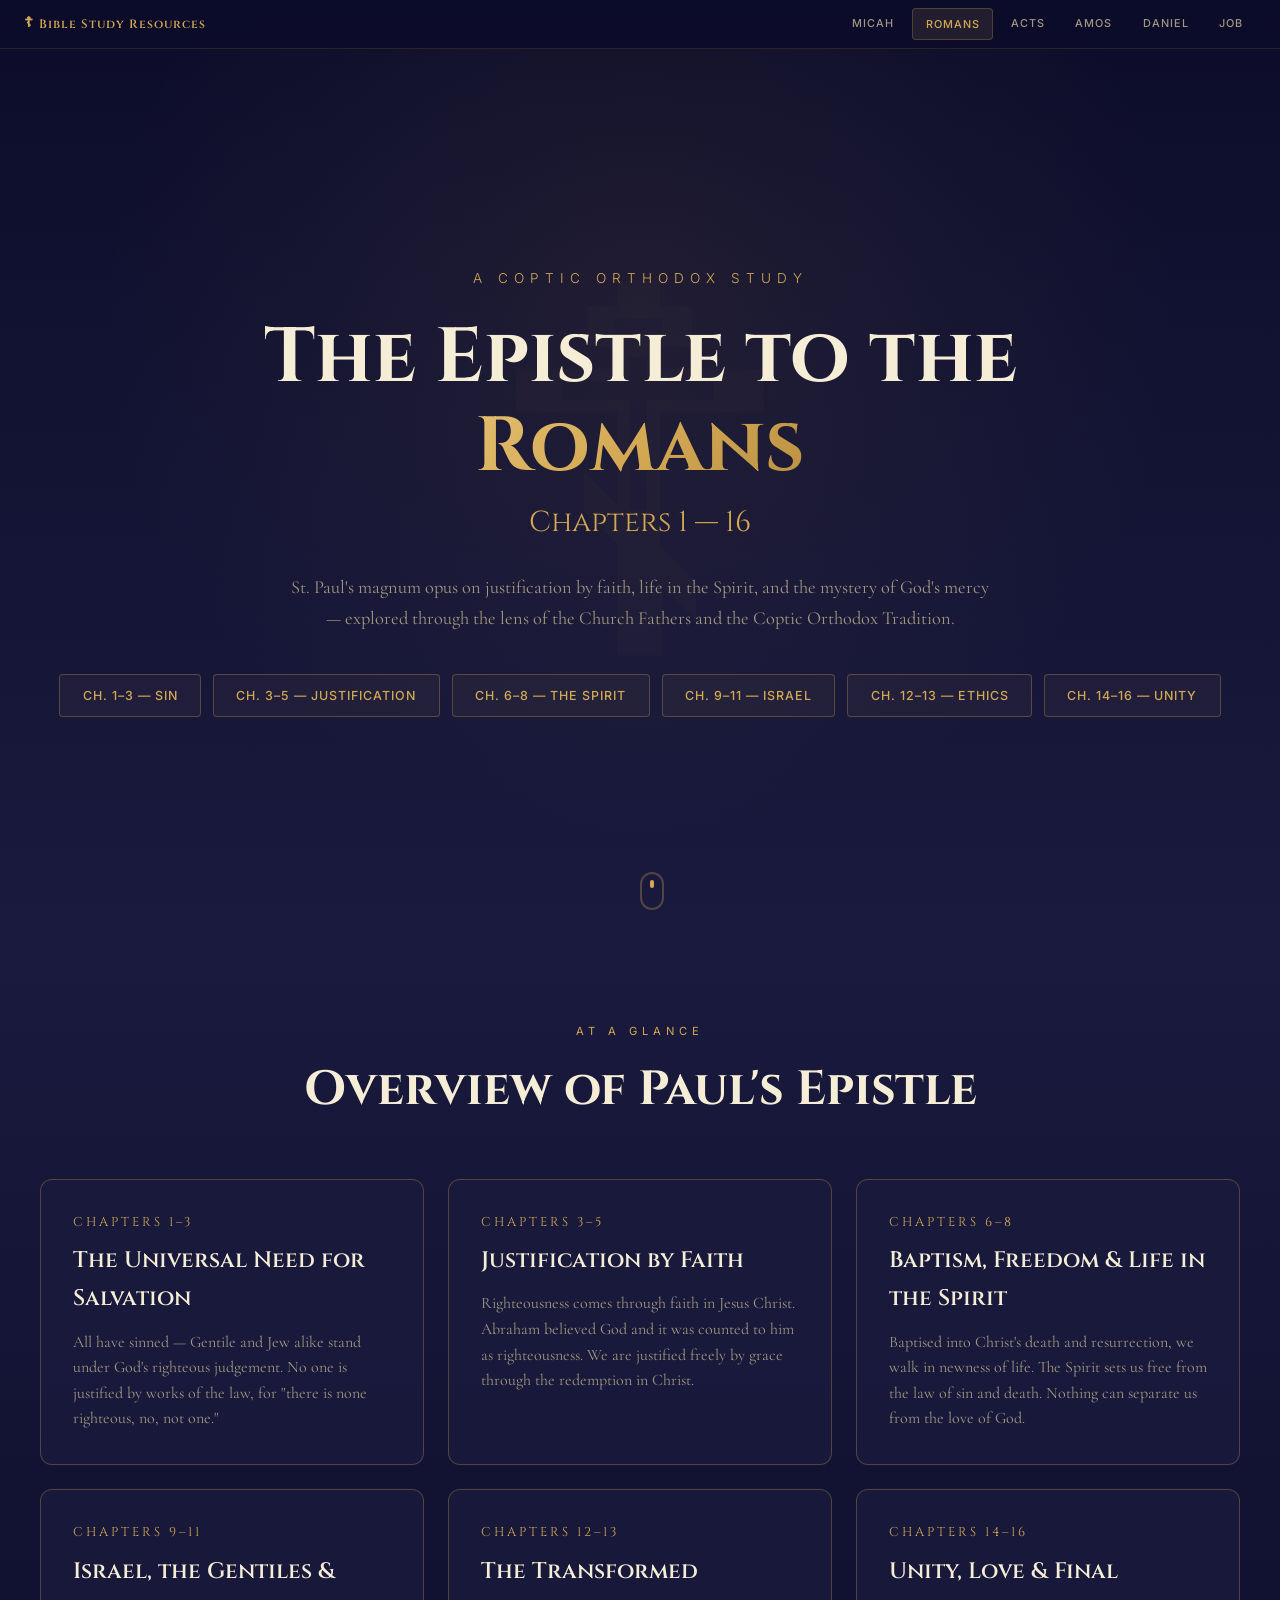
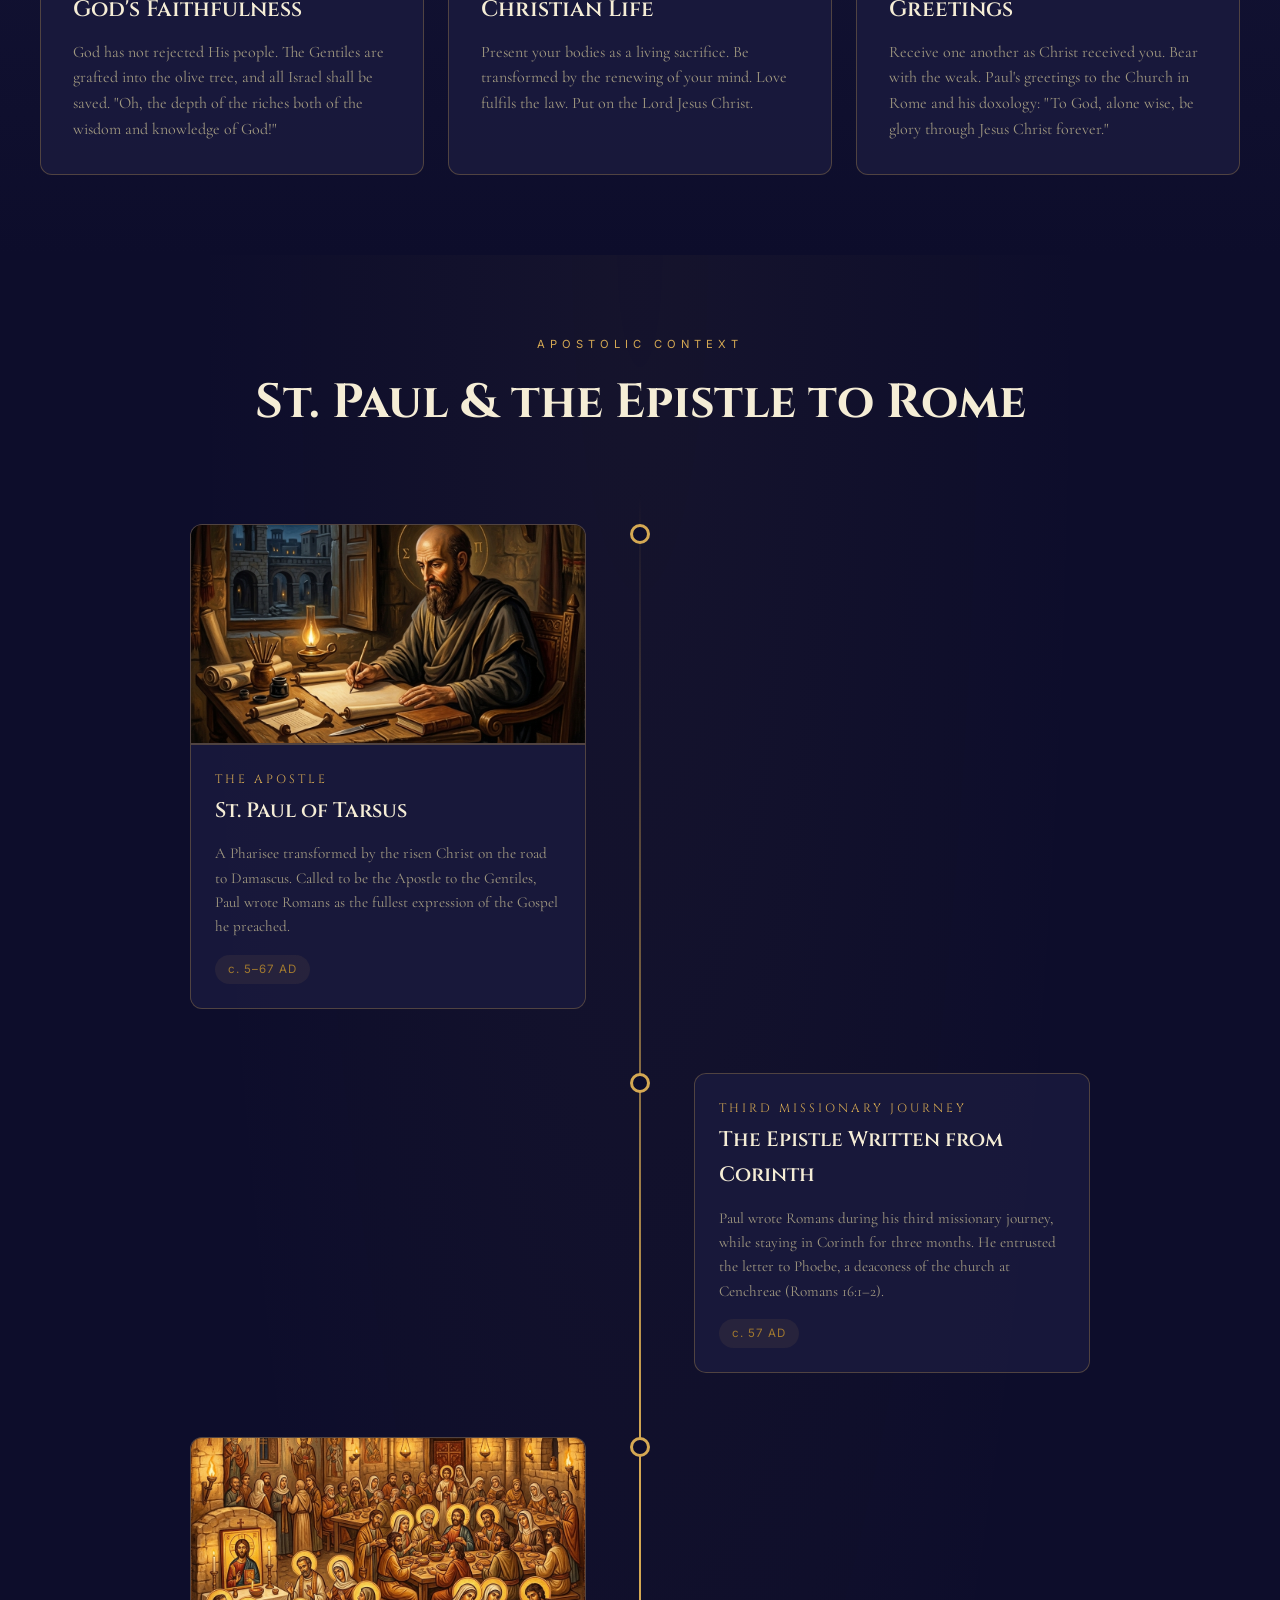
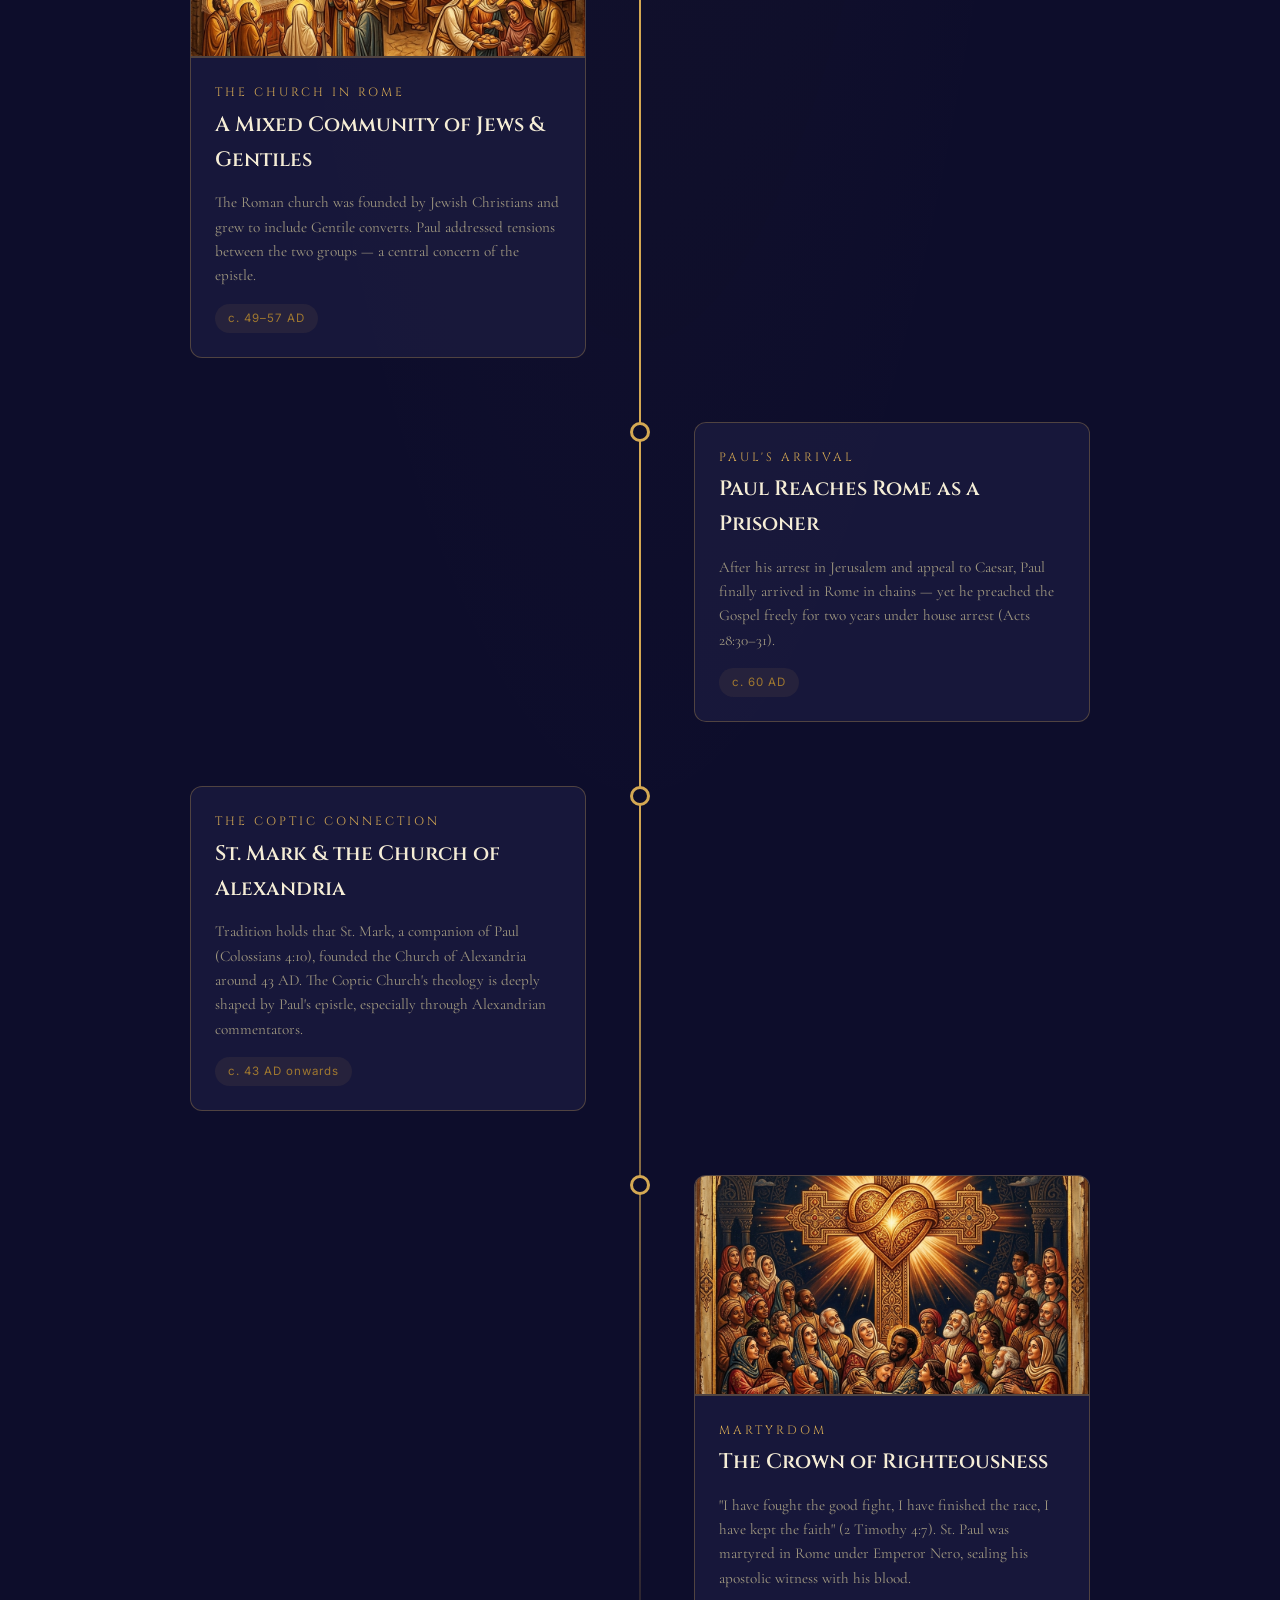
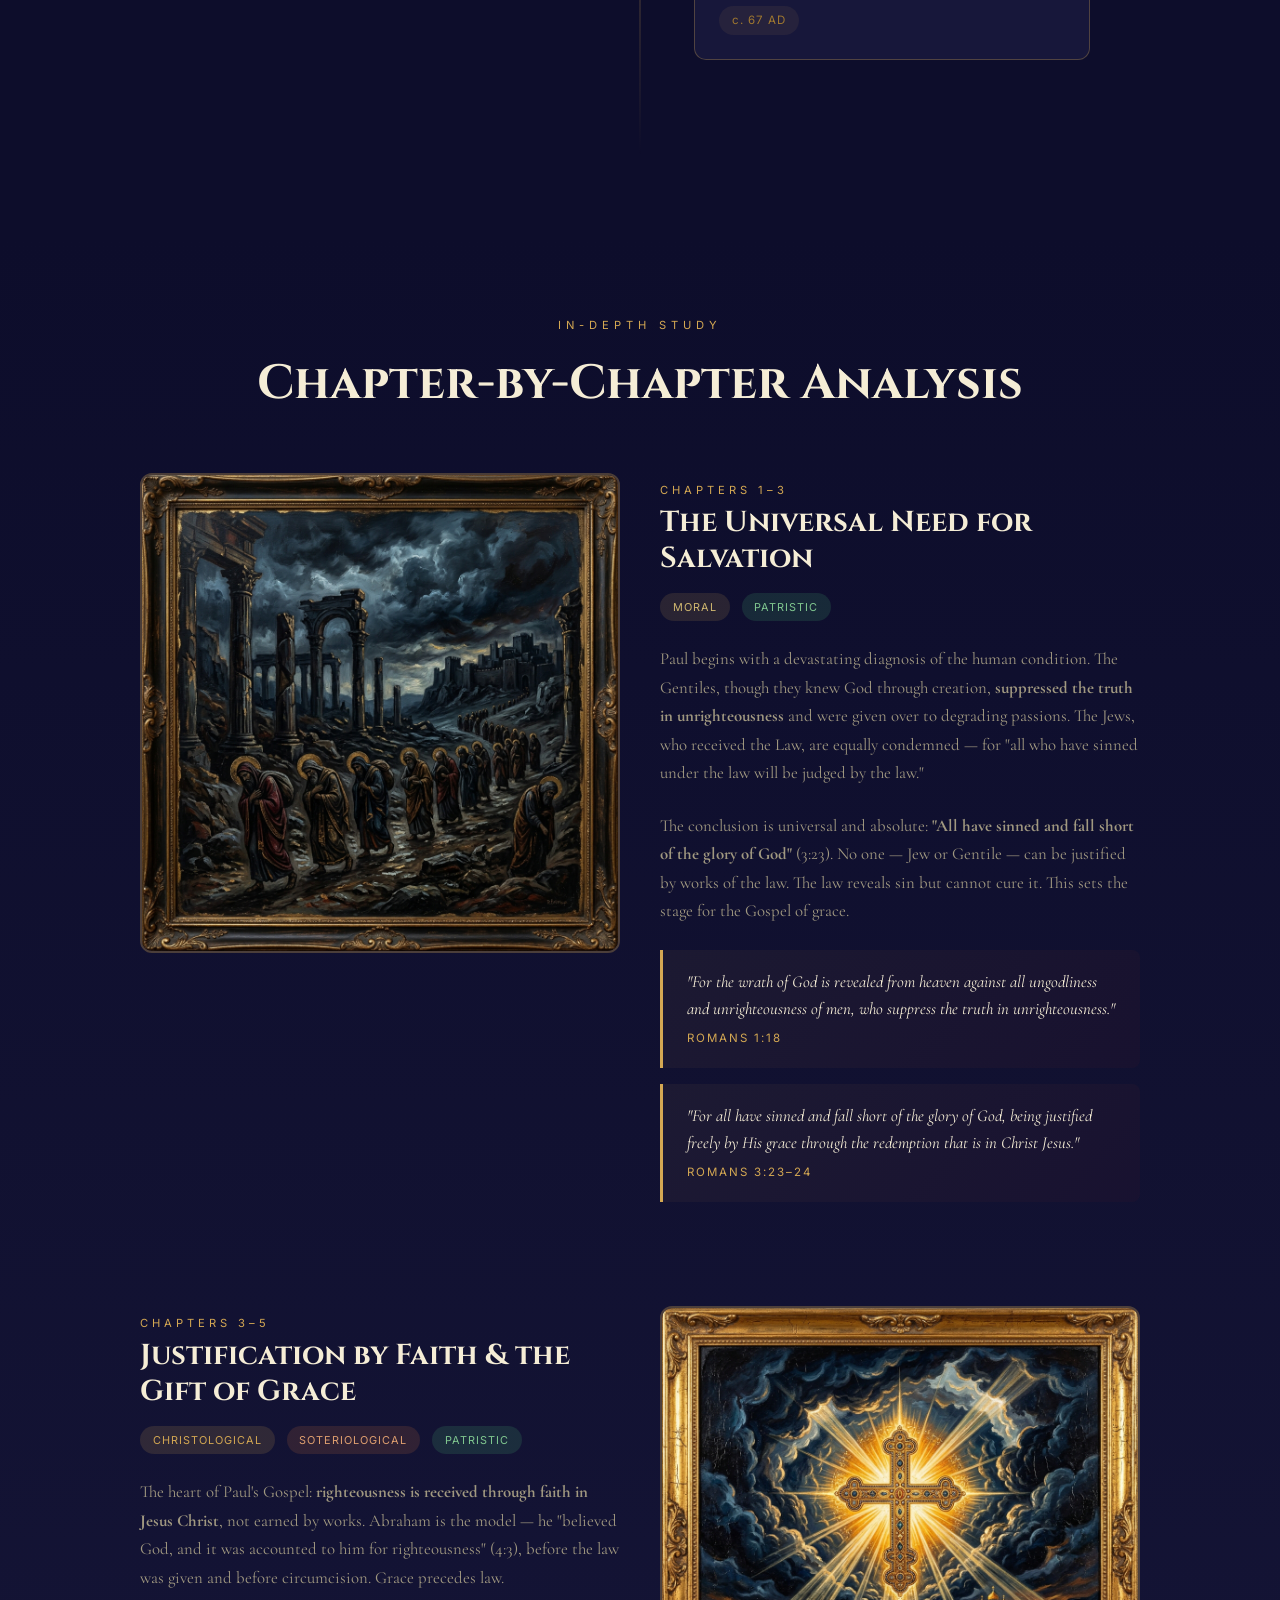
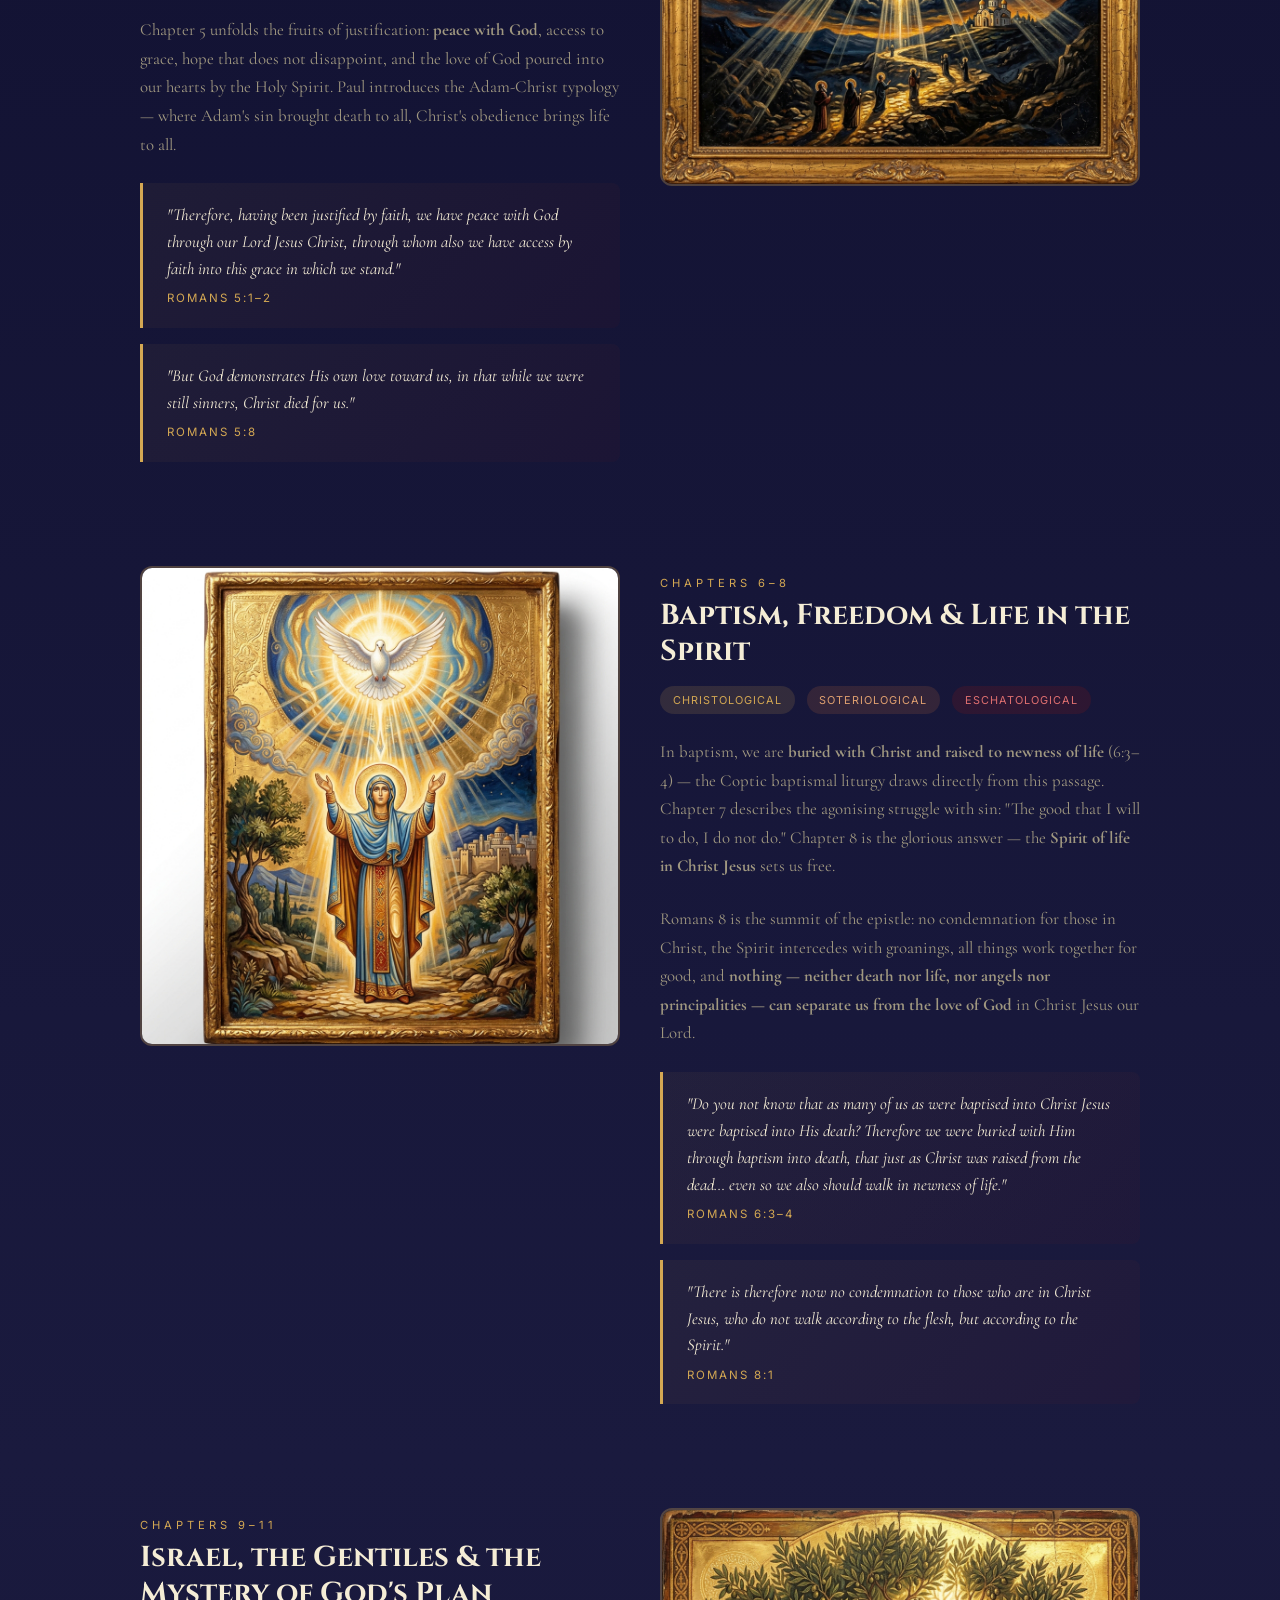
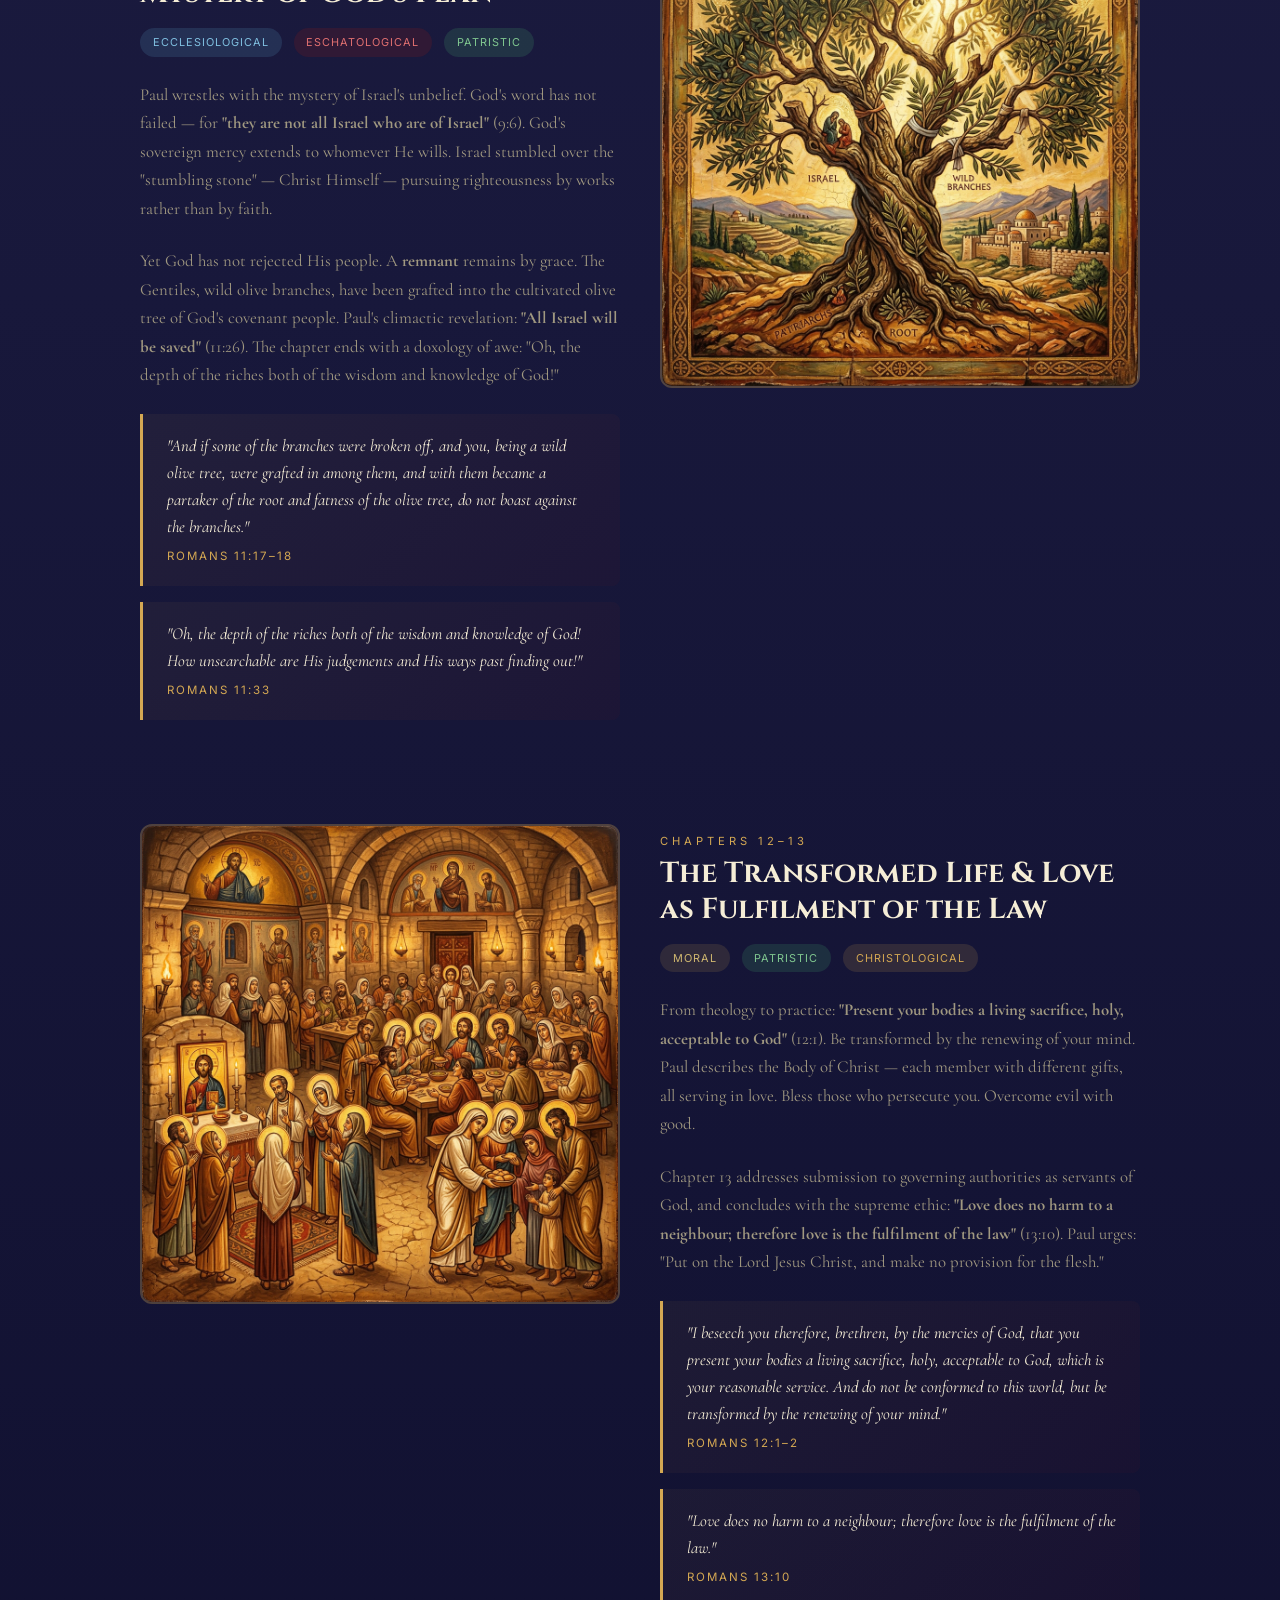
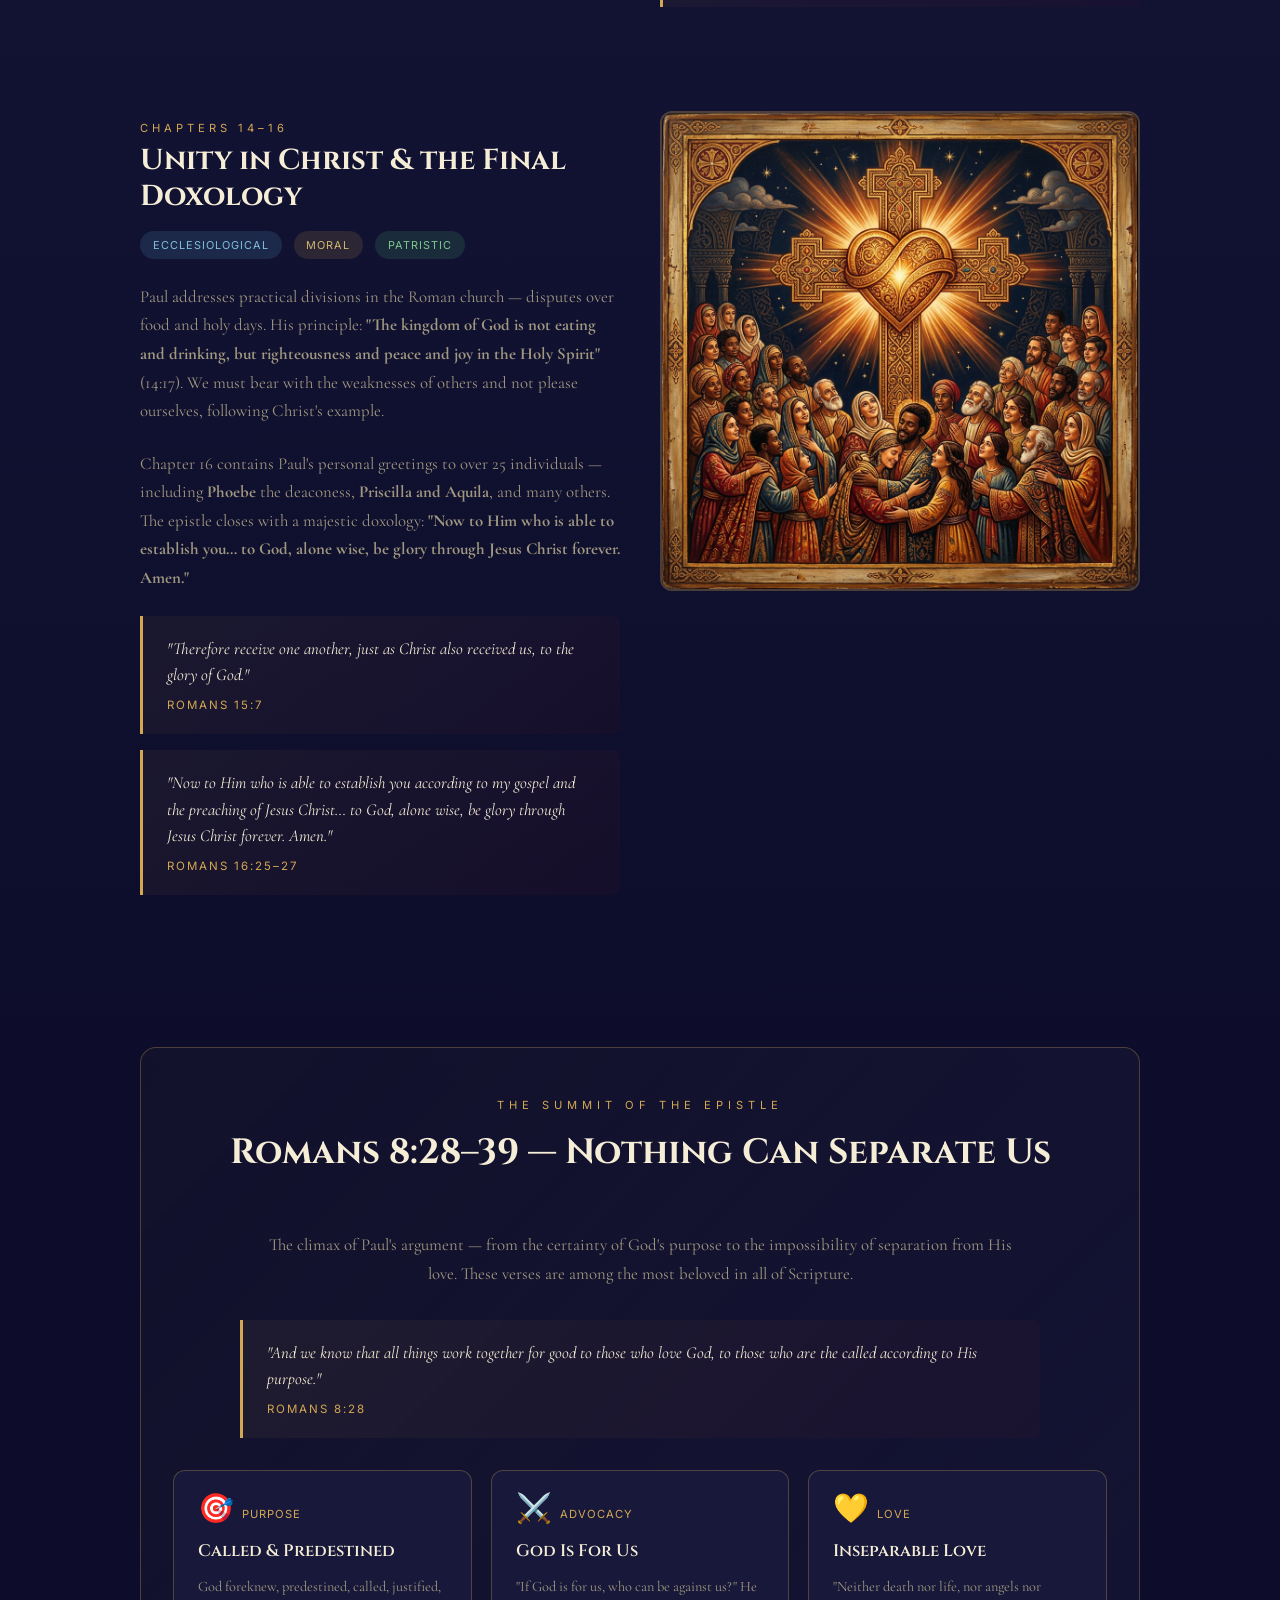
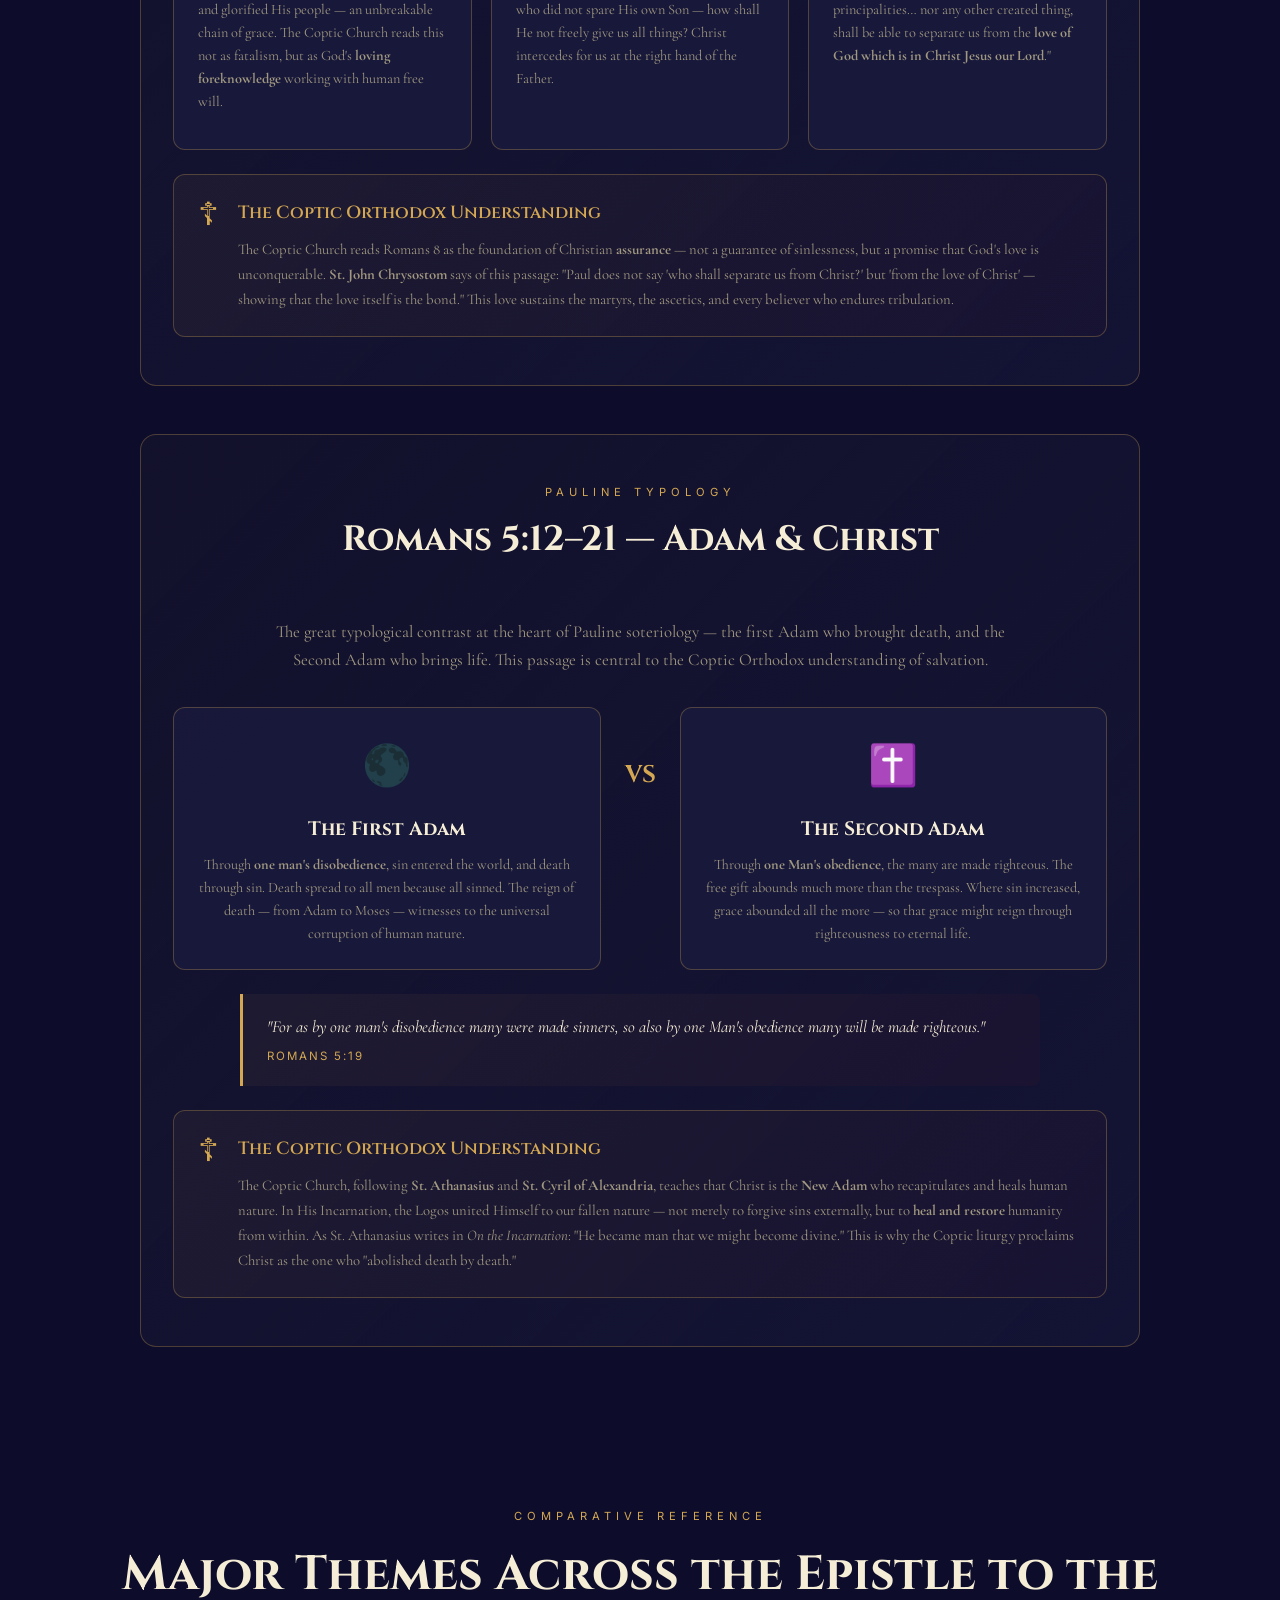
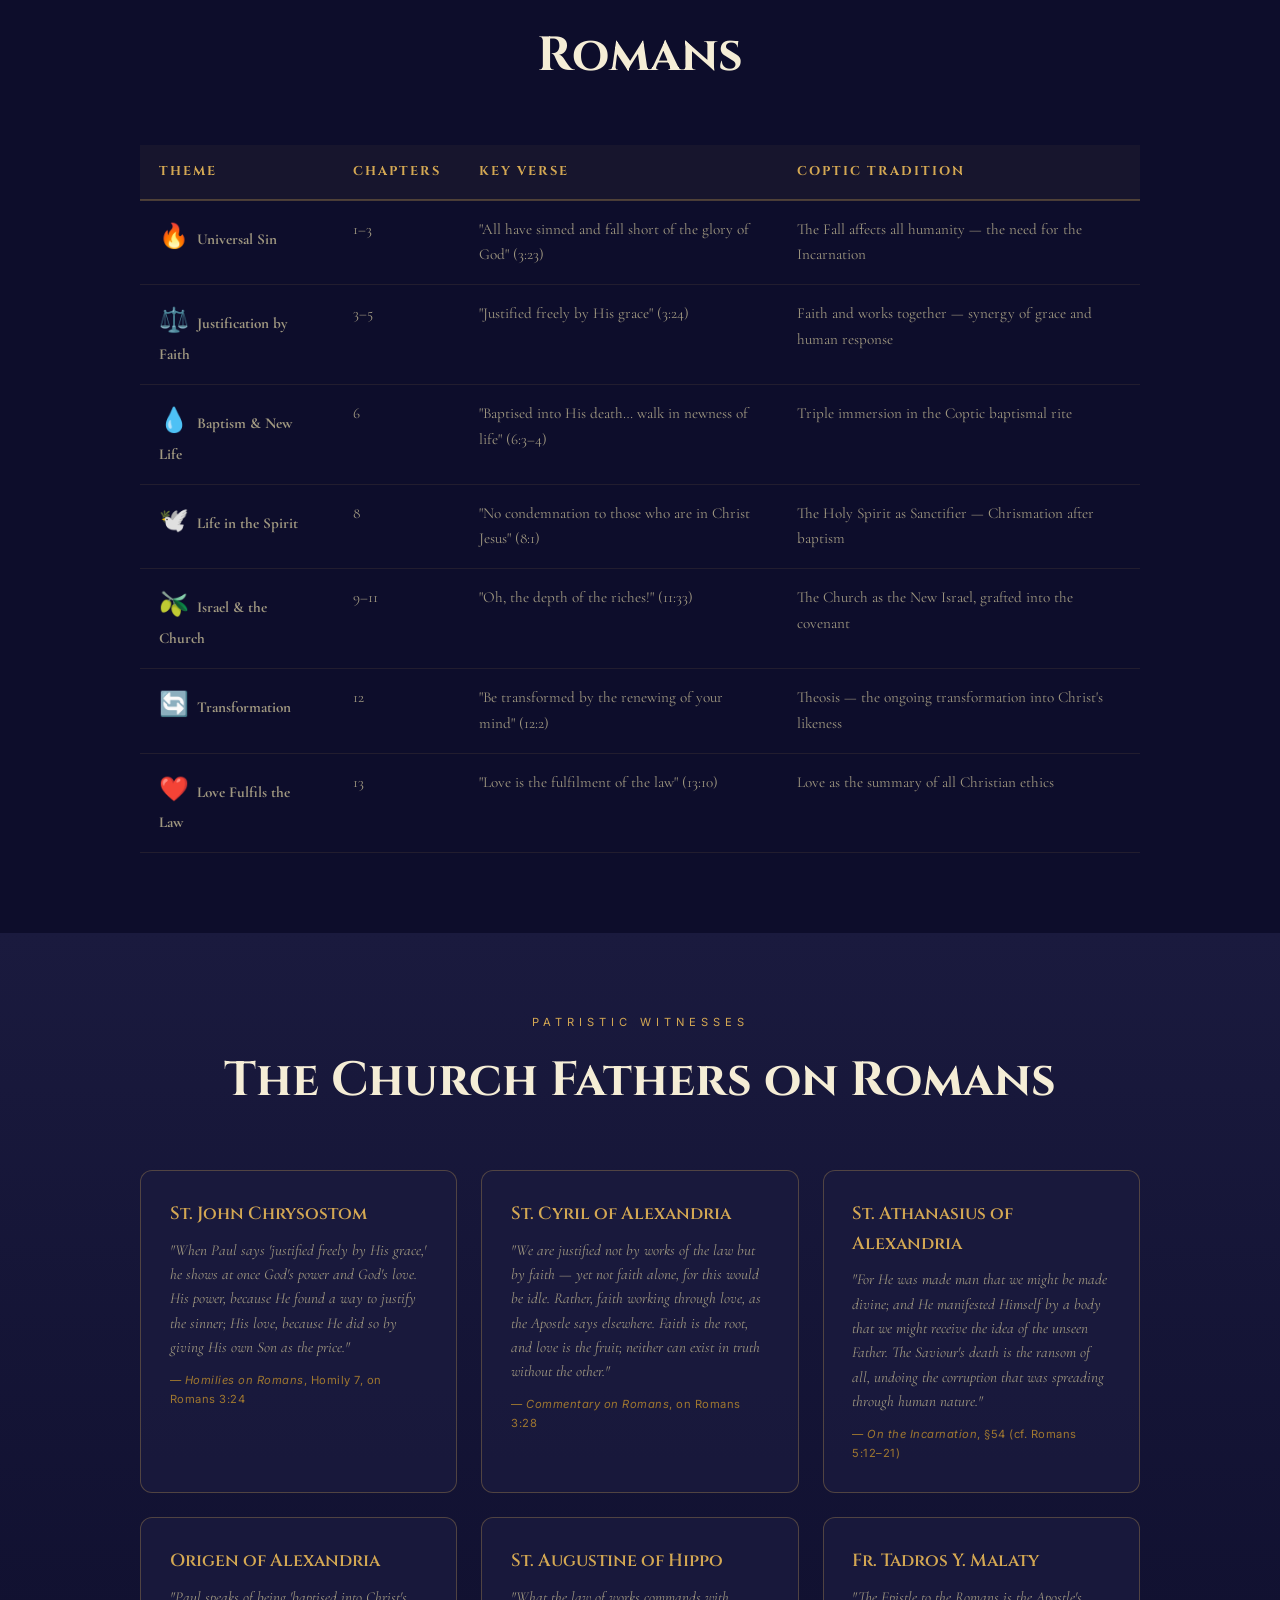
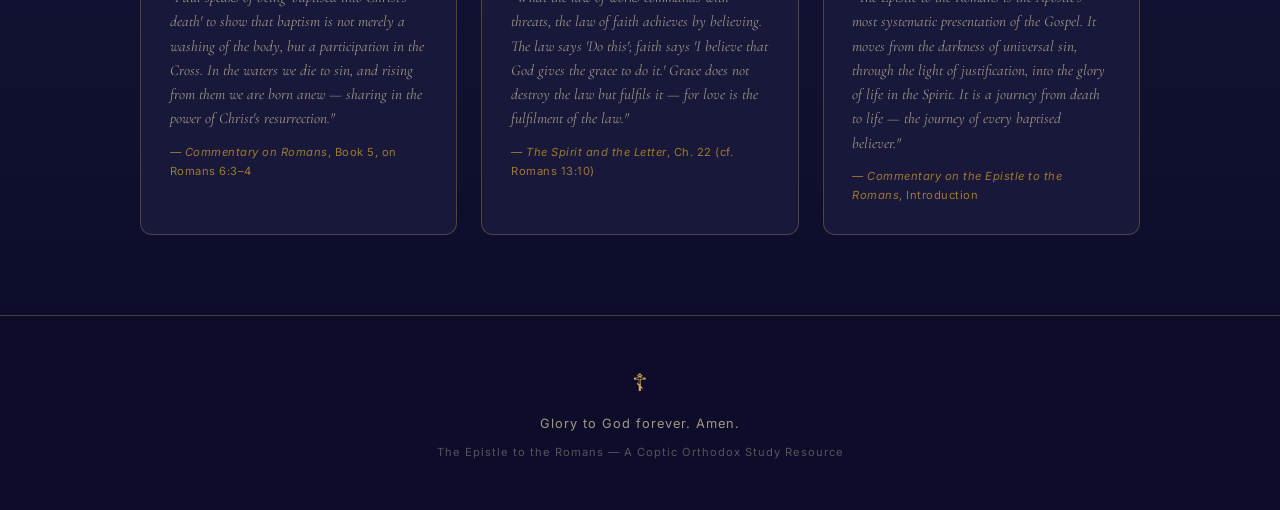
<file: romans/index.html>
<!DOCTYPE html>
<html lang="en">
<head>
  <meta charset="UTF-8">
  <meta name="viewport" content="width=device-width, initial-scale=1.0">
  <meta name="description" content="An in-depth study of St. Paul's Epistle to the Romans — justification, grace, the law, and life in the Spirit — from a Coptic Orthodox perspective with patristic commentary.">
  <title>The Epistle to the Romans — Grace, Faith &amp; Life in the Spirit | Coptic Orthodox Study</title>
  <link rel="stylesheet" href="style.css">
</head>
<body>

<!-- ===== HOME NAV ===== -->
<nav class="home-nav">
  <a href="../" class="home-link">☦ <span>Bible Study Resources</span></a>
  <div class="home-nav-books">
    <a href="../micah/">Micah</a>
    <a href="../romans/" class="active">Romans</a>
    <a href="../acts/">Acts</a>
    <a href="../amos/">Amos</a>
    <a href="../daniel/">Daniel</a>
    <a href="../job/">Job</a>
  </div>
</nav>

<!-- ===== HERO ===== -->
<section class="hero" id="top">
  <p class="hero-subtitle">A Coptic Orthodox Study</p>
  <h1 class="hero-title">The Epistle to the <span>Romans</span></h1>
  <p class="hero-chapters">Chapters 1 — 16</p>
  <p class="hero-desc">St. Paul's magnum opus on justification by faith, life in the Spirit, and the mystery of God's mercy — explored through the lens of the Church Fathers and the Coptic Orthodox Tradition.</p>
  <nav class="hero-nav">
    <a href="#ch1-3">Ch. 1–3 — Sin</a>
    <a href="#ch3-5">Ch. 3–5 — Justification</a>
    <a href="#ch6-8">Ch. 6–8 — The Spirit</a>
    <a href="#ch9-11">Ch. 9–11 — Israel</a>
    <a href="#ch12-13">Ch. 12–13 — Ethics</a>
    <a href="#ch14-16">Ch. 14–16 — Unity</a>
  </nav>
  <div class="scroll-indicator"><span></span></div>
</section>

<!-- ===== OVERVIEW ===== -->
<section class="overview" id="overview">
  <p class="section-label">At a Glance</p>
  <h2 class="section-title">Overview of Paul's Epistle</h2>
  <div class="overview-grid">
    <a href="#ch1-3" class="overview-card" style="text-decoration:none">
      <p class="card-chapter">Chapters 1–3</p>
      <h3 class="card-title">The Universal Need for Salvation</h3>
      <p class="card-desc">All have sinned — Gentile and Jew alike stand under God's righteous judgement. No one is justified by works of the law, for "there is none righteous, no, not one."</p>
    </a>
    <a href="#ch3-5" class="overview-card" style="text-decoration:none">
      <p class="card-chapter">Chapters 3–5</p>
      <h3 class="card-title">Justification by Faith</h3>
      <p class="card-desc">Righteousness comes through faith in Jesus Christ. Abraham believed God and it was counted to him as righteousness. We are justified freely by grace through the redemption in Christ.</p>
    </a>
    <a href="#ch6-8" class="overview-card" style="text-decoration:none">
      <p class="card-chapter">Chapters 6–8</p>
      <h3 class="card-title">Baptism, Freedom &amp; Life in the Spirit</h3>
      <p class="card-desc">Baptised into Christ's death and resurrection, we walk in newness of life. The Spirit sets us free from the law of sin and death. Nothing can separate us from the love of God.</p>
    </a>
    <a href="#ch9-11" class="overview-card" style="text-decoration:none">
      <p class="card-chapter">Chapters 9–11</p>
      <h3 class="card-title">Israel, the Gentiles &amp; God's Faithfulness</h3>
      <p class="card-desc">God has not rejected His people. The Gentiles are grafted into the olive tree, and all Israel shall be saved. "Oh, the depth of the riches both of the wisdom and knowledge of God!"</p>
    </a>
    <a href="#ch12-13" class="overview-card" style="text-decoration:none">
      <p class="card-chapter">Chapters 12–13</p>
      <h3 class="card-title">The Transformed Christian Life</h3>
      <p class="card-desc">Present your bodies as a living sacrifice. Be transformed by the renewing of your mind. Love fulfils the law. Put on the Lord Jesus Christ.</p>
    </a>
    <a href="#ch14-16" class="overview-card" style="text-decoration:none">
      <p class="card-chapter">Chapters 14–16</p>
      <h3 class="card-title">Unity, Love &amp; Final Greetings</h3>
      <p class="card-desc">Receive one another as Christ received you. Bear with the weak. Paul's greetings to the Church in Rome and his doxology: "To God, alone wise, be glory through Jesus Christ forever."</p>
    </a>
  </div>
</section>

<!-- ===== HISTORICAL TIMELINE ===== -->
<section class="timeline-section" id="timeline">
  <p class="section-label">Apostolic Context</p>
  <h2 class="section-title">St. Paul &amp; the Epistle to Rome</h2>
  <div class="timeline">

    <div class="timeline-item"><div class="timeline-dot"></div>
      <div class="timeline-content">
        <img src="images/paul-apostle.png" alt="St. Paul the Apostle" class="timeline-img">
        <div class="timeline-body">
          <p class="timeline-chapter">The Apostle</p>
          <h3 class="timeline-title">St. Paul of Tarsus</h3>
          <p class="timeline-text">A Pharisee transformed by the risen Christ on the road to Damascus. Called to be the Apostle to the Gentiles, Paul wrote Romans as the fullest expression of the Gospel he preached.</p>
          <span class="timeline-date">c. 5–67 AD</span>
        </div>
      </div>
    </div>

    <div class="timeline-item"><div class="timeline-dot"></div>
      <div class="timeline-content">
        <div class="timeline-body">
          <p class="timeline-chapter">Third Missionary Journey</p>
          <h3 class="timeline-title">The Epistle Written from Corinth</h3>
          <p class="timeline-text">Paul wrote Romans during his third missionary journey, while staying in Corinth for three months. He entrusted the letter to Phoebe, a deaconess of the church at Cenchreae (Romans 16:1–2).</p>
          <span class="timeline-date">c. 57 AD</span>
        </div>
      </div>
    </div>

    <div class="timeline-item"><div class="timeline-dot"></div>
      <div class="timeline-content">
        <img src="images/christian-living.png" alt="Early Church in Rome" class="timeline-img">
        <div class="timeline-body">
          <p class="timeline-chapter">The Church in Rome</p>
          <h3 class="timeline-title">A Mixed Community of Jews &amp; Gentiles</h3>
          <p class="timeline-text">The Roman church was founded by Jewish Christians and grew to include Gentile converts. Paul addressed tensions between the two groups — a central concern of the epistle.</p>
          <span class="timeline-date">c. 49–57 AD</span>
        </div>
      </div>
    </div>

    <div class="timeline-item"><div class="timeline-dot"></div>
      <div class="timeline-content">
        <div class="timeline-body">
          <p class="timeline-chapter">Paul's Arrival</p>
          <h3 class="timeline-title">Paul Reaches Rome as a Prisoner</h3>
          <p class="timeline-text">After his arrest in Jerusalem and appeal to Caesar, Paul finally arrived in Rome in chains — yet he preached the Gospel freely for two years under house arrest (Acts 28:30–31).</p>
          <span class="timeline-date">c. 60 AD</span>
        </div>
      </div>
    </div>

    <div class="timeline-item"><div class="timeline-dot"></div>
      <div class="timeline-content">
        <div class="timeline-body">
          <p class="timeline-chapter">The Coptic Connection</p>
          <h3 class="timeline-title">St. Mark &amp; the Church of Alexandria</h3>
          <p class="timeline-text">Tradition holds that St. Mark, a companion of Paul (Colossians 4:10), founded the Church of Alexandria around 43 AD. The Coptic Church's theology is deeply shaped by Paul's epistle, especially through Alexandrian commentators.</p>
          <span class="timeline-date">c. 43 AD onwards</span>
        </div>
      </div>
    </div>

    <div class="timeline-item"><div class="timeline-dot"></div>
      <div class="timeline-content">
        <img src="images/love-fulfils-law.png" alt="Martyrdom of St. Paul" class="timeline-img">
        <div class="timeline-body">
          <p class="timeline-chapter">Martyrdom</p>
          <h3 class="timeline-title">The Crown of Righteousness</h3>
          <p class="timeline-text">"I have fought the good fight, I have finished the race, I have kept the faith" (2 Timothy 4:7). St. Paul was martyred in Rome under Emperor Nero, sealing his apostolic witness with his blood.</p>
          <span class="timeline-date">c. 67 AD</span>
        </div>
      </div>
    </div>

  </div>
</section>

<!-- ===== CHAPTER DETAILS ===== -->
<section class="chapters-detail" id="chapters">
  <p class="section-label">In-Depth Study</p>
  <h2 class="section-title">Chapter-by-Chapter Analysis</h2>

  <!-- CHAPTERS 1–3 -->
  <div class="chapter-block" id="ch1-3">
    <div class="chapter-image-wrap">
      <img src="images/universal-sin.png" alt="Romans 1–3 — The Universal Need for Salvation">
    </div>
    <div class="chapter-info">
      <p class="ch-label">Chapters 1–3</p>
      <h3 class="ch-title">The Universal Need for Salvation</h3>
      <div style="margin-bottom:1rem">
        <span class="interp-tag moral">Moral</span>
        <span class="interp-tag patristic">Patristic</span>
      </div>
      <p class="ch-summary">Paul begins with a devastating diagnosis of the human condition. The Gentiles, though they knew God through creation, <strong>suppressed the truth in unrighteousness</strong> and were given over to degrading passions. The Jews, who received the Law, are equally condemned — for "all who have sinned under the law will be judged by the law."</p>
      <p class="ch-summary">The conclusion is universal and absolute: <strong>"All have sinned and fall short of the glory of God"</strong> (3:23). No one — Jew or Gentile — can be justified by works of the law. The law reveals sin but cannot cure it. This sets the stage for the Gospel of grace.</p>

      <div class="verse-block">
        <p class="verse-text">"For the wrath of God is revealed from heaven against all ungodliness and unrighteousness of men, who suppress the truth in unrighteousness."</p>
        <p class="verse-ref">Romans 1:18</p>
      </div>
      <div class="verse-block">
        <p class="verse-text">"For all have sinned and fall short of the glory of God, being justified freely by His grace through the redemption that is in Christ Jesus."</p>
        <p class="verse-ref">Romans 3:23–24</p>
      </div>
    </div>
  </div>

  <!-- CHAPTERS 3–5 -->
  <div class="chapter-block" id="ch3-5">
    <div class="chapter-image-wrap">
      <img src="images/justification-faith.png" alt="Romans 3–5 — Justification by Faith">
    </div>
    <div class="chapter-info">
      <p class="ch-label">Chapters 3–5</p>
      <h3 class="ch-title">Justification by Faith &amp; the Gift of Grace</h3>
      <div style="margin-bottom:1rem">
        <span class="interp-tag christological">Christological</span>
        <span class="interp-tag soteriological">Soteriological</span>
        <span class="interp-tag patristic">Patristic</span>
      </div>
      <p class="ch-summary">The heart of Paul's Gospel: <strong>righteousness is received through faith in Jesus Christ</strong>, not earned by works. Abraham is the model — he "believed God, and it was accounted to him for righteousness" (4:3), before the law was given and before circumcision. Grace precedes law.</p>
      <p class="ch-summary">Chapter 5 unfolds the fruits of justification: <strong>peace with God</strong>, access to grace, hope that does not disappoint, and the love of God poured into our hearts by the Holy Spirit. Paul introduces the Adam-Christ typology — where Adam's sin brought death to all, Christ's obedience brings life to all.</p>

      <div class="verse-block">
        <p class="verse-text">"Therefore, having been justified by faith, we have peace with God through our Lord Jesus Christ, through whom also we have access by faith into this grace in which we stand."</p>
        <p class="verse-ref">Romans 5:1–2</p>
      </div>
      <div class="verse-block">
        <p class="verse-text">"But God demonstrates His own love toward us, in that while we were still sinners, Christ died for us."</p>
        <p class="verse-ref">Romans 5:8</p>
      </div>
    </div>
  </div>

  <!-- CHAPTERS 6–8 -->
  <div class="chapter-block" id="ch6-8">
    <div class="chapter-image-wrap">
      <img src="images/life-in-spirit.png" alt="Romans 6–8 — Life in the Spirit">
    </div>
    <div class="chapter-info">
      <p class="ch-label">Chapters 6–8</p>
      <h3 class="ch-title">Baptism, Freedom &amp; Life in the Spirit</h3>
      <div style="margin-bottom:1rem">
        <span class="interp-tag christological">Christological</span>
        <span class="interp-tag soteriological">Soteriological</span>
        <span class="interp-tag eschatological">Eschatological</span>
      </div>
      <p class="ch-summary">In baptism, we are <strong>buried with Christ and raised to newness of life</strong> (6:3–4) — the Coptic baptismal liturgy draws directly from this passage. Chapter 7 describes the agonising struggle with sin: "The good that I will to do, I do not do." Chapter 8 is the glorious answer — the <strong>Spirit of life in Christ Jesus</strong> sets us free.</p>
      <p class="ch-summary">Romans 8 is the summit of the epistle: no condemnation for those in Christ, the Spirit intercedes with groanings, all things work together for good, and <strong>nothing — neither death nor life, nor angels nor principalities — can separate us from the love of God</strong> in Christ Jesus our Lord.</p>

      <div class="verse-block">
        <p class="verse-text">"Do you not know that as many of us as were baptised into Christ Jesus were baptised into His death? Therefore we were buried with Him through baptism into death, that just as Christ was raised from the dead… even so we also should walk in newness of life."</p>
        <p class="verse-ref">Romans 6:3–4</p>
      </div>
      <div class="verse-block">
        <p class="verse-text">"There is therefore now no condemnation to those who are in Christ Jesus, who do not walk according to the flesh, but according to the Spirit."</p>
        <p class="verse-ref">Romans 8:1</p>
      </div>
    </div>
  </div>

  <!-- CHAPTERS 9–11 -->
  <div class="chapter-block" id="ch9-11">
    <div class="chapter-image-wrap">
      <img src="images/israel-olive-tree.png" alt="Romans 9–11 — Israel and the Olive Tree">
    </div>
    <div class="chapter-info">
      <p class="ch-label">Chapters 9–11</p>
      <h3 class="ch-title">Israel, the Gentiles &amp; the Mystery of God's Plan</h3>
      <div style="margin-bottom:1rem">
        <span class="interp-tag ecclesiological">Ecclesiological</span>
        <span class="interp-tag eschatological">Eschatological</span>
        <span class="interp-tag patristic">Patristic</span>
      </div>
      <p class="ch-summary">Paul wrestles with the mystery of Israel's unbelief. God's word has not failed — for <strong>"they are not all Israel who are of Israel"</strong> (9:6). God's sovereign mercy extends to whomever He wills. Israel stumbled over the "stumbling stone" — Christ Himself — pursuing righteousness by works rather than by faith.</p>
      <p class="ch-summary">Yet God has not rejected His people. A <strong>remnant</strong> remains by grace. The Gentiles, wild olive branches, have been grafted into the cultivated olive tree of God's covenant people. Paul's climactic revelation: <strong>"All Israel will be saved"</strong> (11:26). The chapter ends with a doxology of awe: "Oh, the depth of the riches both of the wisdom and knowledge of God!"</p>

      <div class="verse-block">
        <p class="verse-text">"And if some of the branches were broken off, and you, being a wild olive tree, were grafted in among them, and with them became a partaker of the root and fatness of the olive tree, do not boast against the branches."</p>
        <p class="verse-ref">Romans 11:17–18</p>
      </div>
      <div class="verse-block">
        <p class="verse-text">"Oh, the depth of the riches both of the wisdom and knowledge of God! How unsearchable are His judgements and His ways past finding out!"</p>
        <p class="verse-ref">Romans 11:33</p>
      </div>
    </div>
  </div>

  <!-- CHAPTERS 12–13 -->
  <div class="chapter-block" id="ch12-13">
    <div class="chapter-image-wrap">
      <img src="images/christian-living.png" alt="Romans 12–13 — The Christian Life">
    </div>
    <div class="chapter-info">
      <p class="ch-label">Chapters 12–13</p>
      <h3 class="ch-title">The Transformed Life &amp; Love as Fulfilment of the Law</h3>
      <div style="margin-bottom:1rem">
        <span class="interp-tag moral">Moral</span>
        <span class="interp-tag patristic">Patristic</span>
        <span class="interp-tag christological">Christological</span>
      </div>
      <p class="ch-summary">From theology to practice: <strong>"Present your bodies a living sacrifice, holy, acceptable to God"</strong> (12:1). Be transformed by the renewing of your mind. Paul describes the Body of Christ — each member with different gifts, all serving in love. Bless those who persecute you. Overcome evil with good.</p>
      <p class="ch-summary">Chapter 13 addresses submission to governing authorities as servants of God, and concludes with the supreme ethic: <strong>"Love does no harm to a neighbour; therefore love is the fulfilment of the law"</strong> (13:10). Paul urges: "Put on the Lord Jesus Christ, and make no provision for the flesh."</p>

      <div class="verse-block">
        <p class="verse-text">"I beseech you therefore, brethren, by the mercies of God, that you present your bodies a living sacrifice, holy, acceptable to God, which is your reasonable service. And do not be conformed to this world, but be transformed by the renewing of your mind."</p>
        <p class="verse-ref">Romans 12:1–2</p>
      </div>
      <div class="verse-block">
        <p class="verse-text">"Love does no harm to a neighbour; therefore love is the fulfilment of the law."</p>
        <p class="verse-ref">Romans 13:10</p>
      </div>
    </div>
  </div>

  <!-- CHAPTERS 14–16 -->
  <div class="chapter-block" id="ch14-16">
    <div class="chapter-image-wrap">
      <img src="images/love-fulfils-law.png" alt="Romans 14–16 — Unity and Final Greetings">
    </div>
    <div class="chapter-info">
      <p class="ch-label">Chapters 14–16</p>
      <h3 class="ch-title">Unity in Christ &amp; the Final Doxology</h3>
      <div style="margin-bottom:1rem">
        <span class="interp-tag ecclesiological">Ecclesiological</span>
        <span class="interp-tag moral">Moral</span>
        <span class="interp-tag patristic">Patristic</span>
      </div>
      <p class="ch-summary">Paul addresses practical divisions in the Roman church — disputes over food and holy days. His principle: <strong>"The kingdom of God is not eating and drinking, but righteousness and peace and joy in the Holy Spirit"</strong> (14:17). We must bear with the weaknesses of others and not please ourselves, following Christ's example.</p>
      <p class="ch-summary">Chapter 16 contains Paul's personal greetings to over 25 individuals — including <strong>Phoebe</strong> the deaconess, <strong>Priscilla and Aquila</strong>, and many others. The epistle closes with a majestic doxology: <strong>"Now to Him who is able to establish you… to God, alone wise, be glory through Jesus Christ forever. Amen."</strong></p>

      <div class="verse-block">
        <p class="verse-text">"Therefore receive one another, just as Christ also received us, to the glory of God."</p>
        <p class="verse-ref">Romans 15:7</p>
      </div>
      <div class="verse-block">
        <p class="verse-text">"Now to Him who is able to establish you according to my gospel and the preaching of Jesus Christ… to God, alone wise, be glory through Jesus Christ forever. Amen."</p>
        <p class="verse-ref">Romans 16:25–27</p>
      </div>
    </div>
  </div>

</section>

<!-- ===== ROMANS 8 HIGHLIGHT ===== -->
<div class="highlight-section" id="romans8">
  <p class="section-label">The Summit of the Epistle</p>
  <h3 class="section-title" style="font-size:clamp(1.4rem,3vw,2.2rem)">Romans 8:28–39 — Nothing Can Separate Us</h3>
  <p class="highlight-intro">The climax of Paul's argument — from the certainty of God's purpose to the impossibility of separation from His love. These verses are among the most beloved in all of Scripture.</p>

  <div class="verse-block" style="max-width:800px;margin:0 auto 2rem;">
    <p class="verse-text">"And we know that all things work together for good to those who love God, to those who are the called according to His purpose."</p>
    <p class="verse-ref">Romans 8:28</p>
  </div>

  <div class="highlight-grid">
    <div class="highlight-card">
      <div class="highlight-header">
        <span class="highlight-icon">🎯</span>
        <span class="highlight-label">Purpose</span>
      </div>
      <h4 class="highlight-title">Called &amp; Predestined</h4>
      <p class="highlight-text">God foreknew, predestined, called, justified, and glorified His people — an unbreakable chain of grace. The Coptic Church reads this not as fatalism, but as God's <strong>loving foreknowledge</strong> working with human free will.</p>
    </div>
    <div class="highlight-card">
      <div class="highlight-header">
        <span class="highlight-icon">⚔️</span>
        <span class="highlight-label">Advocacy</span>
      </div>
      <h4 class="highlight-title">God Is For Us</h4>
      <p class="highlight-text">"If God is for us, who can be against us?" He who did not spare His own Son — how shall He not freely give us all things? Christ intercedes for us at the right hand of the Father.</p>
    </div>
    <div class="highlight-card">
      <div class="highlight-header">
        <span class="highlight-icon">💛</span>
        <span class="highlight-label">Love</span>
      </div>
      <h4 class="highlight-title">Inseparable Love</h4>
      <p class="highlight-text">"Neither death nor life, nor angels nor principalities… nor any other created thing, shall be able to separate us from the <strong>love of God which is in Christ Jesus our Lord</strong>."</p>
    </div>
  </div>

  <div class="coptic-note">
    <div class="coptic-note-icon">☦</div>
    <div>
      <h4>The Coptic Orthodox Understanding</h4>
      <p>The Coptic Church reads Romans 8 as the foundation of Christian <strong>assurance</strong> — not a guarantee of sinlessness, but a promise that God's love is unconquerable. <strong>St. John Chrysostom</strong> says of this passage: "Paul does not say 'who shall separate us from Christ?' but 'from the love of Christ' — showing that the love itself is the bond." This love sustains the martyrs, the ascetics, and every believer who endures tribulation.</p>
    </div>
  </div>
</div>

<!-- ===== ADAM & CHRIST TYPOLOGY ===== -->
<div class="highlight-section" id="adam-christ">
  <p class="section-label">Pauline Typology</p>
  <h3 class="section-title" style="font-size:clamp(1.4rem,3vw,2.2rem)">Romans 5:12–21 — Adam &amp; Christ</h3>
  <p class="highlight-intro">The great typological contrast at the heart of Pauline soteriology — the first Adam who brought death, and the Second Adam who brings life. This passage is central to the Coptic Orthodox understanding of salvation.</p>

  <div class="typology-grid">
    <div class="typology-card">
      <span class="type-icon">🌑</span>
      <h4>The First Adam</h4>
      <p>Through <strong>one man's disobedience</strong>, sin entered the world, and death through sin. Death spread to all men because all sinned. The reign of death — from Adam to Moses — witnesses to the universal corruption of human nature.</p>
    </div>
    <div class="typology-vs">VS</div>
    <div class="typology-card">
      <span class="type-icon">✝️</span>
      <h4>The Second Adam</h4>
      <p>Through <strong>one Man's obedience</strong>, the many are made righteous. The free gift abounds much more than the trespass. Where sin increased, grace abounded all the more — so that grace might reign through righteousness to eternal life.</p>
    </div>
  </div>

  <div class="verse-block" style="max-width:800px;margin:0 auto 1.5rem;">
    <p class="verse-text">"For as by one man's disobedience many were made sinners, so also by one Man's obedience many will be made righteous."</p>
    <p class="verse-ref">Romans 5:19</p>
  </div>

  <div class="coptic-note">
    <div class="coptic-note-icon">☦</div>
    <div>
      <h4>The Coptic Orthodox Understanding</h4>
      <p>The Coptic Church, following <strong>St. Athanasius</strong> and <strong>St. Cyril of Alexandria</strong>, teaches that Christ is the <strong>New Adam</strong> who recapitulates and heals human nature. In His Incarnation, the Logos united Himself to our fallen nature — not merely to forgive sins externally, but to <strong>heal and restore</strong> humanity from within. As St. Athanasius writes in <em>On the Incarnation</em>: "He became man that we might become divine." This is why the Coptic liturgy proclaims Christ as the one who "abolished death by death."</p>
    </div>
  </div>
</div>

<!-- ===== THEMES TABLE ===== -->
<section class="themes-section" id="themes">
  <p class="section-label">Comparative Reference</p>
  <h2 class="section-title">Major Themes Across the Epistle to the Romans</h2>
  <div class="themes-table-wrap">
    <table class="themes-table">
      <thead>
        <tr>
          <th>Theme</th>
          <th>Chapters</th>
          <th>Key Verse</th>
          <th>Coptic Tradition</th>
        </tr>
      </thead>
      <tbody>
        <tr>
          <td><span class="theme-icon">🔥</span><strong>Universal Sin</strong></td>
          <td>1–3</td>
          <td>"All have sinned and fall short of the glory of God" (3:23)</td>
          <td>The Fall affects all humanity — the need for the Incarnation</td>
        </tr>
        <tr>
          <td><span class="theme-icon">⚖️</span><strong>Justification by Faith</strong></td>
          <td>3–5</td>
          <td>"Justified freely by His grace" (3:24)</td>
          <td>Faith and works together — synergy of grace and human response</td>
        </tr>
        <tr>
          <td><span class="theme-icon">💧</span><strong>Baptism &amp; New Life</strong></td>
          <td>6</td>
          <td>"Baptised into His death… walk in newness of life" (6:3–4)</td>
          <td>Triple immersion in the Coptic baptismal rite</td>
        </tr>
        <tr>
          <td><span class="theme-icon">🕊️</span><strong>Life in the Spirit</strong></td>
          <td>8</td>
          <td>"No condemnation to those who are in Christ Jesus" (8:1)</td>
          <td>The Holy Spirit as Sanctifier — Chrismation after baptism</td>
        </tr>
        <tr>
          <td><span class="theme-icon">🫒</span><strong>Israel &amp; the Church</strong></td>
          <td>9–11</td>
          <td>"Oh, the depth of the riches!" (11:33)</td>
          <td>The Church as the New Israel, grafted into the covenant</td>
        </tr>
        <tr>
          <td><span class="theme-icon">🔄</span><strong>Transformation</strong></td>
          <td>12</td>
          <td>"Be transformed by the renewing of your mind" (12:2)</td>
          <td>Theosis — the ongoing transformation into Christ's likeness</td>
        </tr>
        <tr>
          <td><span class="theme-icon">❤️</span><strong>Love Fulfils the Law</strong></td>
          <td>13</td>
          <td>"Love is the fulfilment of the law" (13:10)</td>
          <td>Love as the summary of all Christian ethics</td>
        </tr>
      </tbody>
    </table>
  </div>
</section>

<!-- ===== CHURCH FATHERS ===== -->
<section class="fathers-section" id="fathers">
  <p class="section-label">Patristic Witnesses</p>
  <h2 class="section-title">The Church Fathers on Romans</h2>
  <div class="fathers-grid">
    <div class="father-card">
      <h3 class="father-name">St. John Chrysostom</h3>
      <p class="father-quote">"When Paul says 'justified freely by His grace,' he shows at once God's power and God's love. His power, because He found a way to justify the sinner; His love, because He did so by giving His own Son as the price."</p>
      <p class="father-source">— <em>Homilies on Romans</em>, Homily 7, on Romans 3:24</p>
    </div>
    <div class="father-card">
      <h3 class="father-name">St. Cyril of Alexandria</h3>
      <p class="father-quote">"We are justified not by works of the law but by faith — yet not faith alone, for this would be idle. Rather, faith working through love, as the Apostle says elsewhere. Faith is the root, and love is the fruit; neither can exist in truth without the other."</p>
      <p class="father-source">— <em>Commentary on Romans</em>, on Romans 3:28</p>
    </div>
    <div class="father-card">
      <h3 class="father-name">St. Athanasius of Alexandria</h3>
      <p class="father-quote">"For He was made man that we might be made divine; and He manifested Himself by a body that we might receive the idea of the unseen Father. The Saviour's death is the ransom of all, undoing the corruption that was spreading through human nature."</p>
      <p class="father-source">— <em>On the Incarnation</em>, §54 (cf. Romans 5:12–21)</p>
    </div>
    <div class="father-card">
      <h3 class="father-name">Origen of Alexandria</h3>
      <p class="father-quote">"Paul speaks of being 'baptised into Christ's death' to show that baptism is not merely a washing of the body, but a participation in the Cross. In the waters we die to sin, and rising from them we are born anew — sharing in the power of Christ's resurrection."</p>
      <p class="father-source">— <em>Commentary on Romans</em>, Book 5, on Romans 6:3–4</p>
    </div>
    <div class="father-card">
      <h3 class="father-name">St. Augustine of Hippo</h3>
      <p class="father-quote">"What the law of works commands with threats, the law of faith achieves by believing. The law says 'Do this'; faith says 'I believe that God gives the grace to do it.' Grace does not destroy the law but fulfils it — for love is the fulfilment of the law."</p>
      <p class="father-source">— <em>The Spirit and the Letter</em>, Ch. 22 (cf. Romans 13:10)</p>
    </div>
    <div class="father-card">
      <h3 class="father-name">Fr. Tadros Y. Malaty</h3>
      <p class="father-quote">"The Epistle to the Romans is the Apostle's most systematic presentation of the Gospel. It moves from the darkness of universal sin, through the light of justification, into the glory of life in the Spirit. It is a journey from death to life — the journey of every baptised believer."</p>
      <p class="father-source">— <em>Commentary on the Epistle to the Romans</em>, Introduction</p>
    </div>
  </div>
</section>

<!-- ===== FOOTER ===== -->
<footer>
  <div class="cross">☦</div>
  <p>Glory to God forever. Amen.</p>
  <p style="margin-top:0.5rem; font-size:0.7rem; opacity:0.5;">The Epistle to the Romans — A Coptic Orthodox Study Resource</p>
</footer>

<script src="script.js"></script>
</body>
</html>
</file>
<file: acts/style.css>
@import url('https://fonts.googleapis.com/css2?family=Cinzel:wght@400;600;700;900&family=Cormorant+Garamond:ital,wght@0,400;0,600;0,700;1,400;1,600&family=Inter:wght@300;400;500&display=swap');

:root {
  --gold: #d4a853;
  --gold-light: #f0d48a;
  --gold-dark: #a07830;
  --crimson: #8b1a1a;
  --crimson-light: #c0392b;
  --deep-blue: #1a1a3e;
  --navy: #0d0d2b;
  --parchment: #f5edd6;
  --parchment-dark: #e8d9b8;
  --text-light: #f0e6d0;
  --text-muted: #a09880;
  --bg-card: rgba(26, 26, 62, 0.85);
  --bg-overlay: rgba(13, 13, 43, 0.92);
  --border-gold: rgba(212, 168, 83, 0.3);
  --glow-gold: rgba(212, 168, 83, 0.15);
}

*, *::before, *::after { box-sizing: border-box; margin: 0; padding: 0; }

html { scroll-behavior: smooth; }

body {
  font-family: 'Cormorant Garamond', Georgia, serif;
  background: var(--navy);
  color: var(--text-light);
  line-height: 1.7;
  overflow-x: hidden;
}

/* ===== HOME NAV ===== */
.home-nav {
  position: fixed;
  top: 0;
  left: 0;
  right: 0;
  z-index: 1000;
  display: flex;
  align-items: center;
  justify-content: space-between;
  padding: 0.5rem 1.5rem;
  background: rgba(13, 13, 43, 0.92);
  backdrop-filter: blur(12px);
  -webkit-backdrop-filter: blur(12px);
  border-bottom: 1px solid rgba(212, 168, 83, 0.15);
}

.home-link {
  font-family: 'Cinzel', serif;
  font-size: 0.85rem;
  font-weight: 600;
  color: var(--gold);
  text-decoration: none;
  display: flex;
  align-items: center;
  gap: 0.4rem;
  transition: opacity 0.3s;
}

.home-link:hover { opacity: 0.8; }

.home-link span {
  font-size: 0.75rem;
  letter-spacing: 1px;
}

.home-nav-books {
  display: flex;
  gap: 0.3rem;
}

.home-nav-books a {
  font-family: 'Inter', sans-serif;
  font-size: 0.68rem;
  font-weight: 500;
  letter-spacing: 1px;
  text-transform: uppercase;
  text-decoration: none;
  color: var(--text-muted);
  padding: 0.35rem 0.8rem;
  border-radius: 4px;
  transition: all 0.3s;
}

.home-nav-books a:hover {
  color: var(--gold);
  background: rgba(212, 168, 83, 0.1);
}

.home-nav-books a.active {
  color: var(--gold);
  background: rgba(212, 168, 83, 0.12);
  border: 1px solid rgba(212, 168, 83, 0.25);
}

body {
  padding-top: 42px;
}

/* ===== HERO ===== */
.hero {
  position: relative;
  min-height: 100vh;
  display: flex;
  flex-direction: column;
  align-items: center;
  justify-content: center;
  text-align: center;
  padding: 2rem;
  background: radial-gradient(ellipse at 50% 30%, rgba(212,168,83,0.08) 0%, transparent 60%),
              linear-gradient(180deg, var(--navy) 0%, var(--deep-blue) 100%);
}

.hero::before {
  content: '☦';
  position: absolute;
  top: 50%;
  left: 50%;
  transform: translate(-50%, -50%);
  font-size: 40vw;
  opacity: 0.02;
  color: var(--gold);
  pointer-events: none;
}

.hero-subtitle {
  font-family: 'Inter', sans-serif;
  font-weight: 300;
  font-size: 0.85rem;
  letter-spacing: 6px;
  text-transform: uppercase;
  color: var(--gold);
  margin-bottom: 1.5rem;
  opacity: 0;
  animation: fadeUp 1s 0.3s forwards;
}

.hero-title {
  font-family: 'Cinzel', serif;
  font-size: clamp(2.5rem, 6vw, 5rem);
  font-weight: 700;
  color: var(--parchment);
  line-height: 1.15;
  margin-bottom: 0.5rem;
  opacity: 0;
  animation: fadeUp 1s 0.6s forwards;
}

.hero-title span {
  display: block;
  background: linear-gradient(135deg, var(--gold-light), var(--gold), var(--gold-dark));
  -webkit-background-clip: text;
  -webkit-text-fill-color: transparent;
  background-clip: text;
}

.hero-chapters {
  font-family: 'Cinzel', serif;
  font-size: clamp(1.2rem, 2.5vw, 1.8rem);
  font-weight: 400;
  color: var(--gold);
  margin-bottom: 1.5rem;
  opacity: 0;
  animation: fadeUp 1s 0.9s forwards;
}

.hero-desc {
  max-width: 700px;
  font-size: 1.15rem;
  color: var(--text-muted);
  margin-bottom: 2.5rem;
  opacity: 0;
  animation: fadeUp 1s 1.2s forwards;
}

.hero-nav {
  display: flex;
  flex-wrap: wrap;
  gap: 0.75rem;
  justify-content: center;
  opacity: 0;
  animation: fadeUp 1s 1.5s forwards;
}

.hero-nav a {
  font-family: 'Inter', sans-serif;
  font-size: 0.78rem;
  font-weight: 500;
  letter-spacing: 1px;
  text-transform: uppercase;
  text-decoration: none;
  color: var(--gold);
  padding: 0.6rem 1.4rem;
  border: 1px solid var(--border-gold);
  border-radius: 4px;
  transition: all 0.3s;
  background: rgba(212,168,83,0.05);
}

.hero-nav a:hover {
  background: rgba(212,168,83,0.15);
  border-color: var(--gold);
  transform: translateY(-2px);
  box-shadow: 0 4px 20px rgba(212,168,83,0.2);
}

.scroll-indicator {
  position: absolute;
  bottom: 2rem;
  left: 50%;
  transform: translateX(-50%);
  opacity: 0;
  animation: fadeUp 1s 1.8s forwards, bounce 2s 2.5s infinite;
}

.scroll-indicator span {
  display: block;
  width: 24px;
  height: 38px;
  border: 2px solid var(--border-gold);
  border-radius: 12px;
  position: relative;
}

.scroll-indicator span::after {
  content: '';
  width: 4px; height: 8px;
  background: var(--gold);
  border-radius: 2px;
  position: absolute;
  top: 6px;
  left: 50%;
  transform: translateX(-50%);
  animation: scrollDot 2s infinite;
}

/* ===== SECTION COMMON ===== */
.section-label {
  font-family: 'Inter', sans-serif;
  font-size: 0.7rem;
  letter-spacing: 5px;
  text-transform: uppercase;
  color: var(--gold);
  text-align: center;
  margin-bottom: 0.5rem;
}

.section-title {
  font-family: 'Cinzel', serif;
  font-size: clamp(1.8rem, 4vw, 3rem);
  font-weight: 700;
  text-align: center;
  color: var(--parchment);
  margin-bottom: 3rem;
}

/* ===== OVERVIEW CARDS ===== */
.overview {
  padding: 5rem 2rem;
  background: linear-gradient(180deg, var(--deep-blue) 0%, var(--navy) 100%);
}

.overview-grid {
  display: grid;
  grid-template-columns: repeat(auto-fit, minmax(320px, 1fr));
  gap: 1.5rem;
  max-width: 1200px;
  margin: 0 auto;
}

.overview-card {
  background: var(--bg-card);
  border: 1px solid var(--border-gold);
  border-radius: 12px;
  padding: 2rem;
  transition: all 0.4s;
  position: relative;
  overflow: hidden;
  cursor: pointer;
}

.overview-card::before {
  content: '';
  position: absolute;
  top: 0; left: 0; right: 0;
  height: 3px;
  background: linear-gradient(90deg, transparent, var(--gold), transparent);
  opacity: 0;
  transition: opacity 0.4s;
}

.overview-card:hover {
  transform: translateY(-4px);
  border-color: var(--gold);
  box-shadow: 0 8px 40px rgba(212,168,83,0.1);
}

.overview-card:hover::before { opacity: 1; }

.card-chapter {
  font-family: 'Cinzel', serif;
  font-size: 0.8rem;
  letter-spacing: 3px;
  text-transform: uppercase;
  color: var(--gold);
  margin-bottom: 0.5rem;
}

.card-title {
  font-family: 'Cinzel', serif;
  font-size: 1.4rem;
  font-weight: 600;
  color: var(--parchment);
  margin-bottom: 0.75rem;
}

.card-desc {
  font-size: 1rem;
  color: var(--text-muted);
  line-height: 1.6;
}

/* ===== TIMELINE ===== */
.timeline-section {
  padding: 5rem 2rem;
  background: radial-gradient(ellipse at 50% 0%, rgba(212,168,83,0.04) 0%, transparent 50%),
              var(--navy);
}

.timeline {
  max-width: 900px;
  margin: 0 auto;
  position: relative;
  padding: 2rem 0;
}

.timeline::before {
  content: '';
  position: absolute;
  left: 50%;
  transform: translateX(-50%);
  top: 0; bottom: 0;
  width: 2px;
  background: linear-gradient(180deg, transparent, var(--gold), var(--gold), transparent);
}

.timeline-item {
  position: relative;
  margin-bottom: 4rem;
  display: flex;
  align-items: flex-start;
}

.timeline-item:nth-child(odd) { flex-direction: row; }
.timeline-item:nth-child(even) { flex-direction: row-reverse; }

.timeline-dot {
  position: absolute;
  left: 50%;
  transform: translateX(-50%);
  width: 20px; height: 20px;
  background: var(--navy);
  border: 3px solid var(--gold);
  border-radius: 50%;
  z-index: 2;
  transition: all 0.3s;
}

.timeline-item:hover .timeline-dot {
  background: var(--gold);
  box-shadow: 0 0 20px rgba(212,168,83,0.5);
}

.timeline-content {
  width: 44%;
  background: var(--bg-card);
  border: 1px solid var(--border-gold);
  border-radius: 12px;
  padding: 0;
  overflow: hidden;
  transition: all 0.4s;
}

.timeline-item:nth-child(odd) .timeline-content { margin-right: auto; }
.timeline-item:nth-child(even) .timeline-content { margin-left: auto; }

.timeline-content:hover {
  transform: translateY(-3px);
  box-shadow: 0 8px 40px rgba(212,168,83,0.1);
  border-color: var(--gold);
}

.timeline-img {
  width: 100%;
  height: 220px;
  object-fit: cover;
  display: block;
  border-bottom: 2px solid var(--border-gold);
}

.timeline-body { padding: 1.5rem; }

.timeline-chapter {
  font-family: 'Cinzel', serif;
  font-size: 0.75rem;
  letter-spacing: 3px;
  text-transform: uppercase;
  color: var(--gold);
  margin-bottom: 0.3rem;
}

.timeline-title {
  font-family: 'Cinzel', serif;
  font-size: 1.3rem;
  font-weight: 600;
  color: var(--parchment);
  margin-bottom: 0.75rem;
}

.timeline-text {
  font-size: 0.95rem;
  color: var(--text-muted);
  line-height: 1.6;
  margin-bottom: 1rem;
}

.timeline-date {
  font-family: 'Inter', sans-serif;
  font-size: 0.72rem;
  letter-spacing: 1px;
  color: var(--gold-dark);
  padding: 0.3rem 0.8rem;
  background: rgba(212,168,83,0.08);
  border-radius: 20px;
  display: inline-block;
}

/* ===== CHAPTER DETAILS ===== */
.chapters-detail {
  padding: 5rem 2rem;
  background: linear-gradient(180deg, var(--navy) 0%, var(--deep-blue) 50%, var(--navy) 100%);
}

.chapter-block {
  max-width: 1000px;
  margin: 0 auto 5rem;
  display: grid;
  grid-template-columns: 1fr 1fr;
  gap: 2.5rem;
  align-items: start;
  opacity: 0;
  transform: translateY(30px);
  transition: all 0.8s;
}

.chapter-block.visible {
  opacity: 1;
  transform: translateY(0);
}

.chapter-block:nth-child(even) { direction: rtl; }
.chapter-block:nth-child(even) > * { direction: ltr; }

.chapter-image-wrap {
  border-radius: 12px;
  overflow: hidden;
  border: 2px solid var(--border-gold);
  position: relative;
}

.chapter-image-wrap img {
  width: 100%;
  display: block;
  transition: transform 0.6s;
}

.chapter-image-wrap:hover img { transform: scale(1.05); }

.chapter-info { padding: 0.5rem 0; }

.ch-label {
  font-family: 'Inter', sans-serif;
  font-size: 0.7rem;
  letter-spacing: 4px;
  text-transform: uppercase;
  color: var(--gold);
  margin-bottom: 0.3rem;
}

.ch-title {
  font-family: 'Cinzel', serif;
  font-size: 1.8rem;
  font-weight: 700;
  color: var(--parchment);
  margin-bottom: 1rem;
  line-height: 1.25;
}

.ch-summary {
  font-size: 1.05rem;
  color: var(--text-muted);
  margin-bottom: 1.5rem;
  line-height: 1.7;
}

/* ===== VERSE QUOTES ===== */
.verse-block {
  background: linear-gradient(135deg, rgba(212,168,83,0.06), rgba(139,26,26,0.06));
  border-left: 3px solid var(--gold);
  border-radius: 0 8px 8px 0;
  padding: 1.2rem 1.5rem;
  margin-bottom: 1rem;
}

.verse-text {
  font-style: italic;
  font-size: 1.05rem;
  color: var(--parchment);
  line-height: 1.6;
  margin-bottom: 0.4rem;
}

.verse-ref {
  font-family: 'Inter', sans-serif;
  font-size: 0.72rem;
  letter-spacing: 2px;
  text-transform: uppercase;
  color: var(--gold);
}

/* ===== INTERPRETATION TAGS ===== */
.interp-tag {
  display: inline-block;
  font-family: 'Inter', sans-serif;
  font-size: 0.68rem;
  letter-spacing: 1px;
  text-transform: uppercase;
  padding: 0.3rem 0.8rem;
  border-radius: 20px;
  margin-right: 0.5rem;
  margin-bottom: 0.5rem;
}

.interp-tag.christological { background: rgba(212,168,83,0.15); color: var(--gold); }
.interp-tag.eschatological { background: rgba(139,26,26,0.2); color: #e07070; }
.interp-tag.historical { background: rgba(100,149,237,0.15); color: #90b0e0; }
.interp-tag.patristic { background: rgba(80,200,120,0.15); color: #80c890; }
.interp-tag.moral { background: rgba(200,160,80,0.15); color: #d0b870; }
.interp-tag.messianic { background: rgba(180,80,200,0.15); color: #c090d0; }
.interp-tag.soteriological { background: rgba(220,120,60,0.15); color: #e0a070; }
.interp-tag.ecclesiological { background: rgba(100,180,220,0.15); color: #80c0e0; }

/* ===== THEMES TABLE ===== */
.themes-section {
  padding: 5rem 2rem;
  background: var(--navy);
}

.themes-table-wrap {
  max-width: 1000px;
  margin: 0 auto;
  overflow-x: auto;
}

.themes-table {
  width: 100%;
  border-collapse: collapse;
  font-size: 0.95rem;
}

.themes-table thead th {
  font-family: 'Cinzel', serif;
  font-size: 0.8rem;
  letter-spacing: 2px;
  text-transform: uppercase;
  color: var(--gold);
  padding: 1rem 1.2rem;
  text-align: left;
  border-bottom: 2px solid var(--border-gold);
  background: rgba(212,168,83,0.05);
}

.themes-table tbody td {
  padding: 1rem 1.2rem;
  border-bottom: 1px solid rgba(212,168,83,0.1);
  color: var(--text-muted);
  vertical-align: top;
}

.themes-table tbody tr:hover td {
  background: rgba(212,168,83,0.04);
  color: var(--text-light);
}

.theme-icon {
  font-size: 1.5rem;
  margin-right: 0.5rem;
}

/* ===== HIGHLIGHT SECTION (Romans 8 / Romans 5) ===== */
.highlight-section {
  max-width: 1000px;
  margin: -2rem auto 5rem;
  padding: 3rem 2rem;
  background: linear-gradient(135deg, rgba(212,168,83,0.03), rgba(26,26,62,0.5));
  border: 1px solid var(--border-gold);
  border-radius: 16px;
  position: relative;
}

.highlight-intro {
  text-align: center;
  font-size: 1.05rem;
  color: var(--text-muted);
  max-width: 750px;
  margin: 0 auto 2rem;
  line-height: 1.7;
}

/* ===== FULFILLMENT / HIGHLIGHT GRID ===== */
.highlight-grid {
  display: grid;
  grid-template-columns: repeat(3, 1fr);
  gap: 1.2rem;
  margin-bottom: 1.5rem;
}

.highlight-card {
  background: var(--bg-card);
  border: 1px solid var(--border-gold);
  border-radius: 12px;
  padding: 1.5rem;
  transition: all 0.4s;
}

.highlight-card:hover {
  transform: translateY(-3px);
  box-shadow: 0 8px 30px rgba(212,168,83,0.1);
  border-color: var(--gold);
}

.highlight-header {
  display: flex;
  align-items: baseline;
  gap: 0.5rem;
  margin-bottom: 0.75rem;
}

.highlight-icon {
  font-size: 1.8rem;
  line-height: 1;
}

.highlight-label {
  font-family: 'Inter', sans-serif;
  font-size: 0.7rem;
  letter-spacing: 1px;
  text-transform: uppercase;
  color: var(--gold);
}

.highlight-title {
  font-family: 'Cinzel', serif;
  font-size: 1.05rem;
  font-weight: 600;
  color: var(--parchment);
  margin-bottom: 0.6rem;
}

.highlight-text {
  font-size: 0.9rem;
  color: var(--text-muted);
  line-height: 1.6;
  margin-bottom: 0.75rem;
}

/* ===== ADAM & CHRIST TYPOLOGY ===== */
.typology-grid {
  display: grid;
  grid-template-columns: 1fr auto 1fr;
  gap: 1.5rem;
  align-items: start;
  margin-bottom: 1.5rem;
}

.typology-card {
  background: var(--bg-card);
  border: 1px solid var(--border-gold);
  border-radius: 12px;
  padding: 1.5rem;
  text-align: center;
  transition: all 0.4s;
}

.typology-card:hover {
  transform: translateY(-3px);
  box-shadow: 0 8px 30px rgba(212,168,83,0.1);
  border-color: var(--gold);
}

.typology-card h4 {
  font-family: 'Cinzel', serif;
  font-size: 1.2rem;
  font-weight: 700;
  color: var(--parchment);
  margin-bottom: 0.5rem;
}

.typology-card .type-icon {
  font-size: 2.5rem;
  display: block;
  margin-bottom: 0.8rem;
}

.typology-card p {
  font-size: 0.9rem;
  color: var(--text-muted);
  line-height: 1.6;
}

.typology-vs {
  display: flex;
  align-items: center;
  justify-content: center;
  font-family: 'Cinzel', serif;
  font-size: 1.5rem;
  font-weight: 700;
  color: var(--gold);
  padding-top: 3rem;
}

/* ===== COPTIC FATHERS ===== */
.fathers-section {
  padding: 5rem 2rem;
  background: linear-gradient(180deg, var(--deep-blue), var(--navy));
}

.fathers-grid {
  display: grid;
  grid-template-columns: repeat(auto-fit, minmax(280px, 1fr));
  gap: 1.5rem;
  max-width: 1000px;
  margin: 0 auto;
}

.father-card {
  background: var(--bg-card);
  border: 1px solid var(--border-gold);
  border-radius: 12px;
  padding: 1.8rem;
  transition: all 0.4s;
}

.father-card:hover {
  transform: translateY(-3px);
  box-shadow: 0 8px 30px rgba(212,168,83,0.1);
}

.father-name {
  font-family: 'Cinzel', serif;
  font-size: 1.1rem;
  font-weight: 600;
  color: var(--gold);
  margin-bottom: 0.5rem;
}

.father-quote {
  font-style: italic;
  font-size: 0.95rem;
  color: var(--text-muted);
  line-height: 1.6;
}

.father-source {
  font-family: 'Inter', sans-serif;
  font-size: 0.7rem;
  color: var(--gold-dark);
  margin-top: 0.75rem;
  letter-spacing: 0.5px;
}

/* ===== COPTIC NOTE ===== */
.coptic-note {
  display: flex;
  gap: 1.2rem;
  align-items: flex-start;
  background: linear-gradient(135deg, rgba(212,168,83,0.06), rgba(139,26,26,0.04));
  border: 1px solid var(--border-gold);
  border-radius: 12px;
  padding: 1.5rem;
  margin-top: 1.5rem;
}

.coptic-note-icon {
  font-size: 2rem;
  color: var(--gold);
  flex-shrink: 0;
  line-height: 1;
}

.coptic-note h4 {
  font-family: 'Cinzel', serif;
  font-size: 1.1rem;
  font-weight: 600;
  color: var(--gold);
  margin-bottom: 0.5rem;
}

.coptic-note p {
  font-size: 0.92rem;
  color: var(--text-muted);
  line-height: 1.7;
}

/* ===== FOOTER ===== */
footer {
  padding: 3rem 2rem;
  text-align: center;
  background: var(--navy);
  border-top: 1px solid var(--border-gold);
}

footer p {
  font-family: 'Inter', sans-serif;
  font-size: 0.8rem;
  color: var(--text-muted);
  letter-spacing: 1px;
}

footer .cross { font-size: 1.5rem; color: var(--gold); margin-bottom: 0.5rem; }

/* ===== ANIMATIONS ===== */
@keyframes fadeUp {
  from { opacity: 0; transform: translateY(20px); }
  to { opacity: 1; transform: translateY(0); }
}

@keyframes bounce {
  0%, 100% { transform: translateX(-50%) translateY(0); }
  50% { transform: translateX(-50%) translateY(8px); }
}

@keyframes scrollDot {
  0% { opacity: 1; top: 6px; }
  100% { opacity: 0; top: 20px; }
}

/* ===== RESPONSIVE ===== */
@media (max-width: 768px) {
  .timeline::before { left: 20px; }
  .timeline-dot { left: 20px; }
  .timeline-item, .timeline-item:nth-child(even) { flex-direction: row; }
  .timeline-content { width: calc(100% - 50px); margin-left: 50px !important; margin-right: 0 !important; }
  .chapter-block, .chapter-block:nth-child(even) {
    grid-template-columns: 1fr;
    direction: ltr;
  }
  .overview-grid { grid-template-columns: 1fr; }
  .hero-nav a { font-size: 0.7rem; padding: 0.5rem 1rem; }
  .highlight-grid { grid-template-columns: 1fr; }
  .typology-grid { grid-template-columns: 1fr; }
  .typology-vs { padding: 0; font-size: 1.2rem; }
  .coptic-note { flex-direction: column; }
}
</file>
<file: amos/style.css>
@import url('https://fonts.googleapis.com/css2?family=Cinzel:wght@400;600;700;900&family=Cormorant+Garamond:ital,wght@0,400;0,600;0,700;1,400;1,600&family=Inter:wght@300;400;500&display=swap');

:root {
  --gold: #d4a853;
  --gold-light: #f0d48a;
  --gold-dark: #a07830;
  --crimson: #8b1a1a;
  --crimson-light: #c0392b;
  --deep-blue: #1a1a3e;
  --navy: #0d0d2b;
  --parchment: #f5edd6;
  --parchment-dark: #e8d9b8;
  --text-light: #f0e6d0;
  --text-muted: #a09880;
  --bg-card: rgba(26, 26, 62, 0.85);
  --bg-overlay: rgba(13, 13, 43, 0.92);
  --border-gold: rgba(212, 168, 83, 0.3);
  --glow-gold: rgba(212, 168, 83, 0.15);
}

*, *::before, *::after { box-sizing: border-box; margin: 0; padding: 0; }

html { scroll-behavior: smooth; }

body {
  font-family: 'Cormorant Garamond', Georgia, serif;
  background: var(--navy);
  color: var(--text-light);
  line-height: 1.7;
  overflow-x: hidden;
}

/* ===== HOME NAV ===== */
.home-nav {
  position: fixed;
  top: 0; left: 0; right: 0;
  z-index: 1000;
  display: flex;
  align-items: center;
  justify-content: space-between;
  padding: 0.5rem 1.5rem;
  background: rgba(13, 13, 43, 0.92);
  backdrop-filter: blur(12px);
  -webkit-backdrop-filter: blur(12px);
  border-bottom: 1px solid rgba(212, 168, 83, 0.15);
}
.home-link {
  font-family: 'Cinzel', serif;
  font-size: 0.85rem; font-weight: 600;
  color: var(--gold); text-decoration: none;
  display: flex; align-items: center; gap: 0.4rem;
  transition: opacity 0.3s;
}
.home-link:hover { opacity: 0.8; }
.home-link span { font-size: 0.75rem; letter-spacing: 1px; }
.home-nav-books { display: flex; gap: 0.3rem; }
.home-nav-books a {
  font-family: 'Inter', sans-serif;
  font-size: 0.68rem; font-weight: 500;
  letter-spacing: 1px; text-transform: uppercase;
  text-decoration: none; color: var(--text-muted);
  padding: 0.35rem 0.8rem; border-radius: 4px;
  transition: all 0.3s;
}
.home-nav-books a:hover { color: var(--gold); background: rgba(212,168,83,0.1); }
.home-nav-books a.active {
  color: var(--gold);
  background: rgba(212,168,83,0.12);
  border: 1px solid rgba(212,168,83,0.25);
}
body { padding-top: 42px; }

/* ===== HERO ===== */
.hero {
  position: relative;
  min-height: 100vh;
  display: flex;
  flex-direction: column;
  align-items: center;
  justify-content: center;
  text-align: center;
  padding: 2rem;
  background: radial-gradient(ellipse at 50% 30%, rgba(212,168,83,0.08) 0%, transparent 60%),
              linear-gradient(180deg, var(--navy) 0%, var(--deep-blue) 100%);
}

.hero::before {
  content: '☦';
  position: absolute;
  top: 50%;
  left: 50%;
  transform: translate(-50%, -50%);
  font-size: 40vw;
  opacity: 0.02;
  color: var(--gold);
  pointer-events: none;
}

.hero-subtitle {
  font-family: 'Inter', sans-serif;
  font-weight: 300;
  font-size: 0.85rem;
  letter-spacing: 6px;
  text-transform: uppercase;
  color: var(--gold);
  margin-bottom: 1.5rem;
  opacity: 0;
  animation: fadeUp 1s 0.3s forwards;
}

.hero-title {
  font-family: 'Cinzel', serif;
  font-size: clamp(2.5rem, 6vw, 5rem);
  font-weight: 700;
  color: var(--parchment);
  line-height: 1.15;
  margin-bottom: 0.5rem;
  opacity: 0;
  animation: fadeUp 1s 0.6s forwards;
}

.hero-title span {
  display: block;
  background: linear-gradient(135deg, var(--gold-light), var(--gold), var(--gold-dark));
  -webkit-background-clip: text;
  -webkit-text-fill-color: transparent;
  background-clip: text;
}

.hero-chapters {
  font-family: 'Cinzel', serif;
  font-size: clamp(1.2rem, 2.5vw, 1.8rem);
  font-weight: 400;
  color: var(--gold);
  margin-bottom: 1.5rem;
  opacity: 0;
  animation: fadeUp 1s 0.9s forwards;
}

.hero-desc {
  max-width: 700px;
  font-size: 1.15rem;
  color: var(--text-muted);
  margin-bottom: 2.5rem;
  opacity: 0;
  animation: fadeUp 1s 1.2s forwards;
}

.hero-nav {
  display: flex;
  flex-wrap: wrap;
  gap: 0.75rem;
  justify-content: center;
  opacity: 0;
  animation: fadeUp 1s 1.5s forwards;
}

.hero-nav a {
  font-family: 'Inter', sans-serif;
  font-size: 0.78rem;
  font-weight: 500;
  letter-spacing: 1px;
  text-transform: uppercase;
  text-decoration: none;
  color: var(--gold);
  padding: 0.6rem 1.4rem;
  border: 1px solid var(--border-gold);
  border-radius: 4px;
  transition: all 0.3s;
  background: rgba(212,168,83,0.05);
}

.hero-nav a:hover {
  background: rgba(212,168,83,0.15);
  border-color: var(--gold);
  transform: translateY(-2px);
  box-shadow: 0 4px 20px rgba(212,168,83,0.2);
}

.scroll-indicator {
  position: absolute;
  bottom: 2rem;
  left: 50%;
  transform: translateX(-50%);
  opacity: 0;
  animation: fadeUp 1s 1.8s forwards, bounce 2s 2.5s infinite;
}

.scroll-indicator span {
  display: block;
  width: 24px;
  height: 38px;
  border: 2px solid var(--border-gold);
  border-radius: 12px;
  position: relative;
}

.scroll-indicator span::after {
  content: '';
  width: 4px; height: 8px;
  background: var(--gold);
  border-radius: 2px;
  position: absolute;
  top: 6px;
  left: 50%;
  transform: translateX(-50%);
  animation: scrollDot 2s infinite;
}

/* ===== SECTION COMMON ===== */
.section-label {
  font-family: 'Inter', sans-serif;
  font-size: 0.7rem;
  letter-spacing: 5px;
  text-transform: uppercase;
  color: var(--gold);
  text-align: center;
  margin-bottom: 0.5rem;
}

.section-title {
  font-family: 'Cinzel', serif;
  font-size: clamp(1.8rem, 4vw, 3rem);
  font-weight: 700;
  text-align: center;
  color: var(--parchment);
  margin-bottom: 3rem;
}

/* ===== OVERVIEW CARDS ===== */
.overview {
  padding: 5rem 2rem;
  background: linear-gradient(180deg, var(--deep-blue) 0%, var(--navy) 100%);
}

.overview-grid {
  display: grid;
  grid-template-columns: repeat(auto-fit, minmax(320px, 1fr));
  gap: 1.5rem;
  max-width: 1200px;
  margin: 0 auto;
}

.overview-card {
  background: var(--bg-card);
  border: 1px solid var(--border-gold);
  border-radius: 12px;
  padding: 2rem;
  transition: all 0.4s;
  position: relative;
  overflow: hidden;
  cursor: pointer;
}

.overview-card::before {
  content: '';
  position: absolute;
  top: 0; left: 0; right: 0;
  height: 3px;
  background: linear-gradient(90deg, transparent, var(--gold), transparent);
  opacity: 0;
  transition: opacity 0.4s;
}

.overview-card:hover {
  transform: translateY(-4px);
  border-color: var(--gold);
  box-shadow: 0 8px 40px rgba(212,168,83,0.1);
}

.overview-card:hover::before { opacity: 1; }

.card-chapter {
  font-family: 'Cinzel', serif;
  font-size: 0.8rem;
  letter-spacing: 3px;
  text-transform: uppercase;
  color: var(--gold);
  margin-bottom: 0.5rem;
}

.card-title {
  font-family: 'Cinzel', serif;
  font-size: 1.4rem;
  font-weight: 600;
  color: var(--parchment);
  margin-bottom: 0.75rem;
}

.card-desc {
  font-size: 1rem;
  color: var(--text-muted);
  line-height: 1.6;
}

/* ===== TIMELINE ===== */
.timeline-section {
  padding: 5rem 2rem;
  background: radial-gradient(ellipse at 50% 0%, rgba(212,168,83,0.04) 0%, transparent 50%),
              var(--navy);
}

.timeline {
  max-width: 900px;
  margin: 0 auto;
  position: relative;
  padding: 2rem 0;
}

.timeline::before {
  content: '';
  position: absolute;
  left: 50%;
  transform: translateX(-50%);
  top: 0; bottom: 0;
  width: 2px;
  background: linear-gradient(180deg, transparent, var(--gold), var(--gold), transparent);
}

.timeline-item {
  position: relative;
  margin-bottom: 4rem;
  display: flex;
  align-items: flex-start;
}

.timeline-item:nth-child(odd) { flex-direction: row; }
.timeline-item:nth-child(even) { flex-direction: row-reverse; }

.timeline-dot {
  position: absolute;
  left: 50%;
  transform: translateX(-50%);
  width: 20px; height: 20px;
  background: var(--navy);
  border: 3px solid var(--gold);
  border-radius: 50%;
  z-index: 2;
  transition: all 0.3s;
}

.timeline-item:hover .timeline-dot {
  background: var(--gold);
  box-shadow: 0 0 20px rgba(212,168,83,0.5);
}

.timeline-content {
  width: 44%;
  background: var(--bg-card);
  border: 1px solid var(--border-gold);
  border-radius: 12px;
  padding: 0;
  overflow: hidden;
  transition: all 0.4s;
}

.timeline-item:nth-child(odd) .timeline-content { margin-right: auto; }
.timeline-item:nth-child(even) .timeline-content { margin-left: auto; }

.timeline-content:hover {
  transform: translateY(-3px);
  box-shadow: 0 8px 40px rgba(212,168,83,0.1);
  border-color: var(--gold);
}

.timeline-img {
  width: 100%;
  height: 220px;
  object-fit: cover;
  display: block;
  border-bottom: 2px solid var(--border-gold);
}

.timeline-body { padding: 1.5rem; }

.timeline-chapter {
  font-family: 'Cinzel', serif;
  font-size: 0.75rem;
  letter-spacing: 3px;
  text-transform: uppercase;
  color: var(--gold);
  margin-bottom: 0.3rem;
}

.timeline-title {
  font-family: 'Cinzel', serif;
  font-size: 1.3rem;
  font-weight: 600;
  color: var(--parchment);
  margin-bottom: 0.75rem;
}

.timeline-text {
  font-size: 0.95rem;
  color: var(--text-muted);
  line-height: 1.6;
  margin-bottom: 1rem;
}

.timeline-date {
  font-family: 'Inter', sans-serif;
  font-size: 0.72rem;
  letter-spacing: 1px;
  color: var(--gold-dark);
  padding: 0.3rem 0.8rem;
  background: rgba(212,168,83,0.08);
  border-radius: 20px;
  display: inline-block;
}

/* ===== CHAPTER DETAILS ===== */
.chapters-detail {
  padding: 5rem 2rem;
  background: linear-gradient(180deg, var(--navy) 0%, var(--deep-blue) 50%, var(--navy) 100%);
}

.chapter-block {
  max-width: 1000px;
  margin: 0 auto 5rem;
  display: grid;
  grid-template-columns: 1fr 1fr;
  gap: 2.5rem;
  align-items: start;
  opacity: 0;
  transform: translateY(30px);
  transition: all 0.8s;
}

.chapter-block.visible {
  opacity: 1;
  transform: translateY(0);
}

.chapter-block:nth-child(even) { direction: rtl; }
.chapter-block:nth-child(even) > * { direction: ltr; }

.chapter-image-wrap {
  border-radius: 12px;
  overflow: hidden;
  border: 2px solid var(--border-gold);
  position: relative;
}

.chapter-image-wrap img {
  width: 100%;
  display: block;
  transition: transform 0.6s;
}

.chapter-image-wrap:hover img { transform: scale(1.05); }

.chapter-info { padding: 0.5rem 0; }

.ch-label {
  font-family: 'Inter', sans-serif;
  font-size: 0.7rem;
  letter-spacing: 4px;
  text-transform: uppercase;
  color: var(--gold);
  margin-bottom: 0.3rem;
}

.ch-title {
  font-family: 'Cinzel', serif;
  font-size: 1.8rem;
  font-weight: 700;
  color: var(--parchment);
  margin-bottom: 1rem;
  line-height: 1.25;
}

.ch-summary {
  font-size: 1.05rem;
  color: var(--text-muted);
  margin-bottom: 1.5rem;
  line-height: 1.7;
}

/* ===== VERSE QUOTES ===== */
.verse-block {
  background: linear-gradient(135deg, rgba(212,168,83,0.06), rgba(139,26,26,0.06));
  border-left: 3px solid var(--gold);
  border-radius: 0 8px 8px 0;
  padding: 1.2rem 1.5rem;
  margin-bottom: 1rem;
}

.verse-text {
  font-style: italic;
  font-size: 1.05rem;
  color: var(--parchment);
  line-height: 1.6;
  margin-bottom: 0.4rem;
}

.verse-ref {
  font-family: 'Inter', sans-serif;
  font-size: 0.72rem;
  letter-spacing: 2px;
  text-transform: uppercase;
  color: var(--gold);
}

/* ===== INTERPRETATION TAGS ===== */
.interp-tag {
  display: inline-block;
  font-family: 'Inter', sans-serif;
  font-size: 0.68rem;
  letter-spacing: 1px;
  text-transform: uppercase;
  padding: 0.3rem 0.8rem;
  border-radius: 20px;
  margin-right: 0.5rem;
  margin-bottom: 0.5rem;
}

.interp-tag.christological { background: rgba(212,168,83,0.15); color: var(--gold); }
.interp-tag.eschatological { background: rgba(139,26,26,0.2); color: #e07070; }
.interp-tag.historical { background: rgba(100,149,237,0.15); color: #90b0e0; }
.interp-tag.patristic { background: rgba(80,200,120,0.15); color: #80c890; }
.interp-tag.moral { background: rgba(200,160,80,0.15); color: #d0b870; }
.interp-tag.messianic { background: rgba(180,80,200,0.15); color: #c090d0; }
.interp-tag.prophetic { background: rgba(100,180,220,0.15); color: #80c0e0; }

/* ===== THEMES TABLE ===== */
.themes-section {
  padding: 5rem 2rem;
  background: var(--navy);
}

.themes-table-wrap {
  max-width: 1000px;
  margin: 0 auto;
  overflow-x: auto;
}

.themes-table {
  width: 100%;
  border-collapse: collapse;
  font-size: 0.95rem;
}

.themes-table thead th {
  font-family: 'Cinzel', serif;
  font-size: 0.8rem;
  letter-spacing: 2px;
  text-transform: uppercase;
  color: var(--gold);
  padding: 1rem 1.2rem;
  text-align: left;
  border-bottom: 2px solid var(--border-gold);
  background: rgba(212,168,83,0.05);
}

.themes-table tbody td {
  padding: 1rem 1.2rem;
  border-bottom: 1px solid rgba(212,168,83,0.1);
  color: var(--text-muted);
  vertical-align: top;
}

.themes-table tbody tr:hover td {
  background: rgba(212,168,83,0.04);
  color: var(--text-light);
}

.theme-icon {
  font-size: 1.5rem;
  margin-right: 0.5rem;
}

/* ===== PROPHECY HIGHLIGHT ===== */
.prophecy-highlight {
  max-width: 1000px;
  margin: -2rem auto 5rem;
  padding: 3rem 2rem;
  background: linear-gradient(135deg, rgba(212,168,83,0.03), rgba(26,26,62,0.5));
  border: 1px solid var(--border-gold);
  border-radius: 16px;
  position: relative;
}

.prophecy-intro {
  text-align: center;
  font-size: 1.05rem;
  color: var(--text-muted);
  max-width: 750px;
  margin: 0 auto 2rem;
  line-height: 1.7;
}

/* ===== FULFILLMENT / VISION GRID ===== */
.fulfillment-grid {
  display: grid;
  grid-template-columns: repeat(3, 1fr);
  gap: 1.2rem;
  margin-bottom: 1.5rem;
}

.fulfillment-card {
  background: var(--bg-card);
  border: 1px solid var(--border-gold);
  border-radius: 12px;
  padding: 1.5rem;
  transition: all 0.4s;
}

.fulfillment-card:hover {
  transform: translateY(-3px);
  box-shadow: 0 8px 30px rgba(212,168,83,0.1);
  border-color: var(--gold);
}

.fulfillment-header {
  display: flex;
  align-items: baseline;
  gap: 0.5rem;
  margin-bottom: 0.75rem;
}

.fulfillment-icon {
  font-size: 1.8rem;
  line-height: 1;
}

.fulfillment-label {
  font-family: 'Inter', sans-serif;
  font-size: 0.7rem;
  letter-spacing: 1px;
  text-transform: uppercase;
  color: var(--gold);
}

.fulfillment-title {
  font-family: 'Cinzel', serif;
  font-size: 1.05rem;
  font-weight: 600;
  color: var(--parchment);
  margin-bottom: 0.6rem;
}

.fulfillment-text {
  font-size: 0.9rem;
  color: var(--text-muted);
  line-height: 1.6;
  margin-bottom: 0.75rem;
}

/* ===== FIVE VISIONS SECTION ===== */
.visions-section {
  max-width: 1000px;
  margin: 0 auto 3rem;
  padding: 3rem 2rem;
  background: linear-gradient(135deg, rgba(212,168,83,0.03), rgba(26,26,62,0.5));
  border: 1px solid var(--border-gold);
  border-radius: 16px;
}

.visions-intro {
  text-align: center;
  font-size: 1.05rem;
  color: var(--text-muted);
  max-width: 750px;
  margin: 0 auto 2rem;
  line-height: 1.7;
}

.visions-grid {
  display: grid;
  grid-template-columns: repeat(auto-fit, minmax(280px, 1fr));
  gap: 1.2rem;
  margin-bottom: 1.5rem;
}

.vision-card {
  background: rgba(212,168,83,0.04);
  border: 1px solid rgba(212,168,83,0.15);
  border-radius: 10px;
  padding: 1.5rem;
  text-align: center;
  position: relative;
  transition: all 0.3s;
}

.vision-card:hover {
  background: rgba(212,168,83,0.08);
  border-color: var(--gold);
  transform: translateY(-2px);
}

.vision-num {
  display: inline-flex;
  align-items: center;
  justify-content: center;
  width: 40px;
  height: 40px;
  background: linear-gradient(135deg, var(--gold), var(--gold-dark));
  color: var(--navy);
  font-family: 'Cinzel', serif;
  font-weight: 700;
  font-size: 1.1rem;
  border-radius: 50%;
  margin-bottom: 0.8rem;
}

.vision-card h5 {
  font-family: 'Cinzel', serif;
  font-size: 1.1rem;
  font-weight: 600;
  color: var(--parchment);
  margin-bottom: 0.4rem;
}

.vision-card p {
  font-size: 0.9rem;
  color: var(--text-muted);
  line-height: 1.5;
}

.vision-card .verse-ref {
  display: block;
  margin-top: 0.5rem;
}

/* ===== COPTIC FATHERS ===== */
.fathers-section {
  padding: 5rem 2rem;
  background: linear-gradient(180deg, var(--deep-blue), var(--navy));
}

.fathers-grid {
  display: grid;
  grid-template-columns: repeat(auto-fit, minmax(280px, 1fr));
  gap: 1.5rem;
  max-width: 1000px;
  margin: 0 auto;
}

.father-card {
  background: var(--bg-card);
  border: 1px solid var(--border-gold);
  border-radius: 12px;
  padding: 1.8rem;
  transition: all 0.4s;
}

.father-card:hover {
  transform: translateY(-3px);
  box-shadow: 0 8px 30px rgba(212,168,83,0.1);
}

.father-name {
  font-family: 'Cinzel', serif;
  font-size: 1.1rem;
  font-weight: 600;
  color: var(--gold);
  margin-bottom: 0.5rem;
}

.father-quote {
  font-style: italic;
  font-size: 0.95rem;
  color: var(--text-muted);
  line-height: 1.6;
}

.father-source {
  font-family: 'Inter', sans-serif;
  font-size: 0.7rem;
  color: var(--gold-dark);
  margin-top: 0.75rem;
  letter-spacing: 0.5px;
}

/* ===== COPTIC NOTE ===== */
.coptic-note {
  display: flex;
  gap: 1.2rem;
  align-items: flex-start;
  background: linear-gradient(135deg, rgba(212,168,83,0.06), rgba(139,26,26,0.04));
  border: 1px solid var(--border-gold);
  border-radius: 12px;
  padding: 1.5rem;
  margin-top: 1.5rem;
}

.coptic-note-icon {
  font-size: 2rem;
  color: var(--gold);
  flex-shrink: 0;
  line-height: 1;
}

.coptic-note h4 {
  font-family: 'Cinzel', serif;
  font-size: 1.1rem;
  font-weight: 600;
  color: var(--gold);
  margin-bottom: 0.5rem;
}

.coptic-note p {
  font-size: 0.92rem;
  color: var(--text-muted);
  line-height: 1.7;
}

/* ===== FOOTER ===== */
footer {
  padding: 3rem 2rem;
  text-align: center;
  background: var(--navy);
  border-top: 1px solid var(--border-gold);
}

footer p {
  font-family: 'Inter', sans-serif;
  font-size: 0.8rem;
  color: var(--text-muted);
  letter-spacing: 1px;
}

footer .cross { font-size: 1.5rem; color: var(--gold); margin-bottom: 0.5rem; }

/* ===== ANIMATIONS ===== */
@keyframes fadeUp {
  from { opacity: 0; transform: translateY(20px); }
  to { opacity: 1; transform: translateY(0); }
}

@keyframes bounce {
  0%, 100% { transform: translateX(-50%) translateY(0); }
  50% { transform: translateX(-50%) translateY(8px); }
}

@keyframes scrollDot {
  0% { opacity: 1; top: 6px; }
  100% { opacity: 0; top: 20px; }
}

/* ===== RESPONSIVE ===== */
@media (max-width: 768px) {
  .timeline::before { left: 20px; }
  .timeline-dot { left: 20px; }
  .timeline-item, .timeline-item:nth-child(even) { flex-direction: row; }
  .timeline-content { width: calc(100% - 50px); margin-left: 50px !important; margin-right: 0 !important; }
  .chapter-block, .chapter-block:nth-child(even) {
    grid-template-columns: 1fr;
    direction: ltr;
  }
  .overview-grid { grid-template-columns: 1fr; }
  .hero-nav a { font-size: 0.7rem; padding: 0.5rem 1rem; }
  .fulfillment-grid { grid-template-columns: 1fr; }
  .visions-grid { grid-template-columns: 1fr; }
  .coptic-note { flex-direction: column; }
}
</file>
<file: daniel/style.css>
@import url('https://fonts.googleapis.com/css2?family=Cinzel:wght@400;600;700;900&family=Cormorant+Garamond:ital,wght@0,400;0,600;0,700;1,400;1,600&family=Inter:wght@300;400;500&display=swap');

:root {
  --gold: #d4a853;
  --gold-light: #f0d48a;
  --gold-dark: #a07830;
  --crimson: #8b1a1a;
  --crimson-light: #c0392b;
  --deep-blue: #1a1a3e;
  --navy: #0d0d2b;
  --parchment: #f5edd6;
  --parchment-dark: #e8d9b8;
  --text-light: #f0e6d0;
  --text-muted: #a09880;
  --bg-card: rgba(26, 26, 62, 0.85);
  --bg-overlay: rgba(13, 13, 43, 0.92);
  --border-gold: rgba(212, 168, 83, 0.3);
  --glow-gold: rgba(212, 168, 83, 0.15);
}

*, *::before, *::after { box-sizing: border-box; margin: 0; padding: 0; }

html { scroll-behavior: smooth; }

body {
  font-family: 'Cormorant Garamond', Georgia, serif;
  background: var(--navy);
  color: var(--text-light);
  line-height: 1.7;
  overflow-x: hidden;
}

/* ===== HOME NAV ===== */
.home-nav {
  position: fixed;
  top: 0; left: 0; right: 0;
  z-index: 1000;
  display: flex;
  align-items: center;
  justify-content: space-between;
  padding: 0.5rem 1.5rem;
  background: rgba(13, 13, 43, 0.92);
  backdrop-filter: blur(12px);
  -webkit-backdrop-filter: blur(12px);
  border-bottom: 1px solid rgba(212, 168, 83, 0.15);
}
.home-link {
  font-family: 'Cinzel', serif;
  font-size: 0.85rem; font-weight: 600;
  color: var(--gold); text-decoration: none;
  display: flex; align-items: center; gap: 0.4rem;
  transition: opacity 0.3s;
}
.home-link:hover { opacity: 0.8; }
.home-link span { font-size: 0.75rem; letter-spacing: 1px; }
.home-nav-books { display: flex; gap: 0.3rem; }
.home-nav-books a {
  font-family: 'Inter', sans-serif;
  font-size: 0.68rem; font-weight: 500;
  letter-spacing: 1px; text-transform: uppercase;
  text-decoration: none; color: var(--text-muted);
  padding: 0.35rem 0.8rem; border-radius: 4px;
  transition: all 0.3s;
}
.home-nav-books a:hover { color: var(--gold); background: rgba(212,168,83,0.1); }
.home-nav-books a.active {
  color: var(--gold);
  background: rgba(212,168,83,0.12);
  border: 1px solid rgba(212,168,83,0.25);
}
body { padding-top: 42px; }

/* ===== HERO ===== */
.hero {
  position: relative;
  min-height: 100vh;
  display: flex;
  flex-direction: column;
  align-items: center;
  justify-content: center;
  text-align: center;
  padding: 2rem;
  background: radial-gradient(ellipse at 50% 30%, rgba(212,168,83,0.08) 0%, transparent 60%),
              linear-gradient(180deg, var(--navy) 0%, var(--deep-blue) 100%);
}

.hero::before {
  content: '☦';
  position: absolute;
  top: 50%;
  left: 50%;
  transform: translate(-50%, -50%);
  font-size: 40vw;
  opacity: 0.02;
  color: var(--gold);
  pointer-events: none;
}

.hero-subtitle {
  font-family: 'Inter', sans-serif;
  font-weight: 300;
  font-size: 0.85rem;
  letter-spacing: 6px;
  text-transform: uppercase;
  color: var(--gold);
  margin-bottom: 1.5rem;
  opacity: 0;
  animation: fadeUp 1s 0.3s forwards;
}

.hero-title {
  font-family: 'Cinzel', serif;
  font-size: clamp(2.5rem, 6vw, 5rem);
  font-weight: 700;
  color: var(--parchment);
  line-height: 1.15;
  margin-bottom: 0.5rem;
  opacity: 0;
  animation: fadeUp 1s 0.6s forwards;
}

.hero-title span {
  display: block;
  background: linear-gradient(135deg, var(--gold-light), var(--gold), var(--gold-dark));
  -webkit-background-clip: text;
  -webkit-text-fill-color: transparent;
  background-clip: text;
}

.hero-chapters {
  font-family: 'Cinzel', serif;
  font-size: clamp(1.2rem, 2.5vw, 1.8rem);
  font-weight: 400;
  color: var(--gold);
  margin-bottom: 1.5rem;
  opacity: 0;
  animation: fadeUp 1s 0.9s forwards;
}

.hero-desc {
  max-width: 700px;
  font-size: 1.15rem;
  color: var(--text-muted);
  margin-bottom: 2.5rem;
  opacity: 0;
  animation: fadeUp 1s 1.2s forwards;
}

.hero-nav {
  display: flex;
  flex-wrap: wrap;
  gap: 0.75rem;
  justify-content: center;
  opacity: 0;
  animation: fadeUp 1s 1.5s forwards;
}

.hero-nav a {
  font-family: 'Inter', sans-serif;
  font-size: 0.78rem;
  font-weight: 500;
  letter-spacing: 1px;
  text-transform: uppercase;
  text-decoration: none;
  color: var(--gold);
  padding: 0.6rem 1.4rem;
  border: 1px solid var(--border-gold);
  border-radius: 4px;
  transition: all 0.3s;
  background: rgba(212,168,83,0.05);
}

.hero-nav a:hover {
  background: rgba(212,168,83,0.15);
  border-color: var(--gold);
  transform: translateY(-2px);
  box-shadow: 0 4px 20px rgba(212,168,83,0.2);
}

.scroll-indicator {
  position: absolute;
  bottom: 2rem;
  left: 50%;
  transform: translateX(-50%);
  opacity: 0;
  animation: fadeUp 1s 1.8s forwards, bounce 2s 2.5s infinite;
}

.scroll-indicator span {
  display: block;
  width: 24px;
  height: 38px;
  border: 2px solid var(--border-gold);
  border-radius: 12px;
  position: relative;
}

.scroll-indicator span::after {
  content: '';
  width: 4px; height: 8px;
  background: var(--gold);
  border-radius: 2px;
  position: absolute;
  top: 6px;
  left: 50%;
  transform: translateX(-50%);
  animation: scrollDot 2s infinite;
}

/* ===== SECTION COMMON ===== */
.section-label {
  font-family: 'Inter', sans-serif;
  font-size: 0.7rem;
  letter-spacing: 5px;
  text-transform: uppercase;
  color: var(--gold);
  text-align: center;
  margin-bottom: 0.5rem;
}

.section-title {
  font-family: 'Cinzel', serif;
  font-size: clamp(1.8rem, 4vw, 3rem);
  font-weight: 700;
  text-align: center;
  color: var(--parchment);
  margin-bottom: 3rem;
}

/* ===== OVERVIEW CARDS ===== */
.overview {
  padding: 5rem 2rem;
  background: linear-gradient(180deg, var(--deep-blue) 0%, var(--navy) 100%);
}

.overview-grid {
  display: grid;
  grid-template-columns: repeat(auto-fit, minmax(320px, 1fr));
  gap: 1.5rem;
  max-width: 1200px;
  margin: 0 auto;
}

.overview-card {
  background: var(--bg-card);
  border: 1px solid var(--border-gold);
  border-radius: 12px;
  padding: 2rem;
  transition: all 0.4s;
  position: relative;
  overflow: hidden;
  cursor: pointer;
}

.overview-card::before {
  content: '';
  position: absolute;
  top: 0; left: 0; right: 0;
  height: 3px;
  background: linear-gradient(90deg, transparent, var(--gold), transparent);
  opacity: 0;
  transition: opacity 0.4s;
}

.overview-card:hover {
  transform: translateY(-4px);
  border-color: var(--gold);
  box-shadow: 0 8px 40px rgba(212,168,83,0.1);
}

.overview-card:hover::before { opacity: 1; }

.card-chapter {
  font-family: 'Cinzel', serif;
  font-size: 0.8rem;
  letter-spacing: 3px;
  text-transform: uppercase;
  color: var(--gold);
  margin-bottom: 0.5rem;
}

.card-title {
  font-family: 'Cinzel', serif;
  font-size: 1.4rem;
  font-weight: 600;
  color: var(--parchment);
  margin-bottom: 0.75rem;
}

.card-desc {
  font-size: 1rem;
  color: var(--text-muted);
  line-height: 1.6;
}

/* ===== TIMELINE ===== */
.timeline-section {
  padding: 5rem 2rem;
  background: radial-gradient(ellipse at 50% 0%, rgba(212,168,83,0.04) 0%, transparent 50%),
              var(--navy);
}

.timeline {
  max-width: 900px;
  margin: 0 auto;
  position: relative;
  padding: 2rem 0;
}

.timeline::before {
  content: '';
  position: absolute;
  left: 50%;
  transform: translateX(-50%);
  top: 0; bottom: 0;
  width: 2px;
  background: linear-gradient(180deg, transparent, var(--gold), var(--gold), transparent);
}

.timeline-item {
  position: relative;
  margin-bottom: 4rem;
  display: flex;
  align-items: flex-start;
}

.timeline-item:nth-child(odd) { flex-direction: row; }
.timeline-item:nth-child(even) { flex-direction: row-reverse; }

.timeline-dot {
  position: absolute;
  left: 50%;
  transform: translateX(-50%);
  width: 20px; height: 20px;
  background: var(--navy);
  border: 3px solid var(--gold);
  border-radius: 50%;
  z-index: 2;
  transition: all 0.3s;
}

.timeline-item:hover .timeline-dot {
  background: var(--gold);
  box-shadow: 0 0 20px rgba(212,168,83,0.5);
}

.timeline-content {
  width: 44%;
  background: var(--bg-card);
  border: 1px solid var(--border-gold);
  border-radius: 12px;
  padding: 0;
  overflow: hidden;
  transition: all 0.4s;
}

.timeline-item:nth-child(odd) .timeline-content { margin-right: auto; }
.timeline-item:nth-child(even) .timeline-content { margin-left: auto; }

.timeline-content:hover {
  transform: translateY(-3px);
  box-shadow: 0 8px 40px rgba(212,168,83,0.1);
  border-color: var(--gold);
}

.timeline-img {
  width: 100%;
  height: 220px;
  object-fit: cover;
  display: block;
  border-bottom: 2px solid var(--border-gold);
}

.timeline-body { padding: 1.5rem; }

.timeline-chapter {
  font-family: 'Cinzel', serif;
  font-size: 0.75rem;
  letter-spacing: 3px;
  text-transform: uppercase;
  color: var(--gold);
  margin-bottom: 0.3rem;
}

.timeline-title {
  font-family: 'Cinzel', serif;
  font-size: 1.3rem;
  font-weight: 600;
  color: var(--parchment);
  margin-bottom: 0.75rem;
}

.timeline-text {
  font-size: 0.95rem;
  color: var(--text-muted);
  line-height: 1.6;
  margin-bottom: 1rem;
}

.timeline-date {
  font-family: 'Inter', sans-serif;
  font-size: 0.72rem;
  letter-spacing: 1px;
  color: var(--gold-dark);
  padding: 0.3rem 0.8rem;
  background: rgba(212,168,83,0.08);
  border-radius: 20px;
  display: inline-block;
}

/* ===== CHAPTER DETAILS ===== */
.chapters-detail {
  padding: 5rem 2rem;
  background: linear-gradient(180deg, var(--navy) 0%, var(--deep-blue) 50%, var(--navy) 100%);
}

.chapter-block {
  max-width: 1000px;
  margin: 0 auto 5rem;
  display: grid;
  grid-template-columns: 1fr 1fr;
  gap: 2.5rem;
  align-items: start;
  opacity: 0;
  transform: translateY(30px);
  transition: all 0.8s;
}

.chapter-block.visible {
  opacity: 1;
  transform: translateY(0);
}

.chapter-block:nth-child(even) { direction: rtl; }
.chapter-block:nth-child(even) > * { direction: ltr; }

.chapter-image-wrap {
  border-radius: 12px;
  overflow: hidden;
  border: 2px solid var(--border-gold);
  position: relative;
}

.chapter-image-wrap img {
  width: 100%;
  display: block;
  transition: transform 0.6s;
}

.chapter-image-wrap:hover img { transform: scale(1.05); }

.chapter-info { padding: 0.5rem 0; }

.ch-label {
  font-family: 'Inter', sans-serif;
  font-size: 0.7rem;
  letter-spacing: 4px;
  text-transform: uppercase;
  color: var(--gold);
  margin-bottom: 0.3rem;
}

.ch-title {
  font-family: 'Cinzel', serif;
  font-size: 1.8rem;
  font-weight: 700;
  color: var(--parchment);
  margin-bottom: 1rem;
  line-height: 1.25;
}

.ch-summary {
  font-size: 1.05rem;
  color: var(--text-muted);
  margin-bottom: 1.5rem;
  line-height: 1.7;
}

/* ===== VERSE QUOTES ===== */
.verse-block {
  background: linear-gradient(135deg, rgba(212,168,83,0.06), rgba(139,26,26,0.06));
  border-left: 3px solid var(--gold);
  border-radius: 0 8px 8px 0;
  padding: 1.2rem 1.5rem;
  margin-bottom: 1rem;
}

.verse-text {
  font-style: italic;
  font-size: 1.05rem;
  color: var(--parchment);
  line-height: 1.6;
  margin-bottom: 0.4rem;
}

.verse-ref {
  font-family: 'Inter', sans-serif;
  font-size: 0.72rem;
  letter-spacing: 2px;
  text-transform: uppercase;
  color: var(--gold);
}

/* ===== INTERPRETATION TAGS ===== */
.interp-tag {
  display: inline-block;
  font-family: 'Inter', sans-serif;
  font-size: 0.68rem;
  letter-spacing: 1px;
  text-transform: uppercase;
  padding: 0.3rem 0.8rem;
  border-radius: 20px;
  margin-right: 0.5rem;
  margin-bottom: 0.5rem;
}

.interp-tag.christological { background: rgba(212,168,83,0.15); color: var(--gold); }
.interp-tag.eschatological { background: rgba(139,26,26,0.2); color: #e07070; }
.interp-tag.historical { background: rgba(100,149,237,0.15); color: #90b0e0; }
.interp-tag.patristic { background: rgba(80,200,120,0.15); color: #80c890; }

/* ===== EMPIRES TABLE ===== */
.empires-section {
  padding: 5rem 2rem;
  background: var(--navy);
}

.empires-table-wrap {
  max-width: 1000px;
  margin: 0 auto;
  overflow-x: auto;
}

.empires-table {
  width: 100%;
  border-collapse: collapse;
  font-size: 0.95rem;
}

.empires-table thead th {
  font-family: 'Cinzel', serif;
  font-size: 0.8rem;
  letter-spacing: 2px;
  text-transform: uppercase;
  color: var(--gold);
  padding: 1rem 1.2rem;
  text-align: left;
  border-bottom: 2px solid var(--border-gold);
  background: rgba(212,168,83,0.05);
}

.empires-table tbody td {
  padding: 1rem 1.2rem;
  border-bottom: 1px solid rgba(212,168,83,0.1);
  color: var(--text-muted);
  vertical-align: top;
}

.empires-table tbody tr:hover td {
  background: rgba(212,168,83,0.04);
  color: var(--text-light);
}

.empire-icon {
  font-size: 1.5rem;
  margin-right: 0.5rem;
}

/* ===== COPTIC FATHERS ===== */
.fathers-section {
  padding: 5rem 2rem;
  background: linear-gradient(180deg, var(--deep-blue), var(--navy));
}

.fathers-grid {
  display: grid;
  grid-template-columns: repeat(auto-fit, minmax(280px, 1fr));
  gap: 1.5rem;
  max-width: 1000px;
  margin: 0 auto;
}

.father-card {
  background: var(--bg-card);
  border: 1px solid var(--border-gold);
  border-radius: 12px;
  padding: 1.8rem;
  transition: all 0.4s;
}

.father-card:hover {
  transform: translateY(-3px);
  box-shadow: 0 8px 30px rgba(212,168,83,0.1);
}

.father-name {
  font-family: 'Cinzel', serif;
  font-size: 1.1rem;
  font-weight: 600;
  color: var(--gold);
  margin-bottom: 0.5rem;
}

.father-quote {
  font-style: italic;
  font-size: 0.95rem;
  color: var(--text-muted);
  line-height: 1.6;
}

.father-source {
  font-family: 'Inter', sans-serif;
  font-size: 0.7rem;
  color: var(--gold-dark);
  margin-top: 0.75rem;
  letter-spacing: 0.5px;
}

/* ===== FOOTER ===== */
footer {
  padding: 3rem 2rem;
  text-align: center;
  background: var(--navy);
  border-top: 1px solid var(--border-gold);
}

footer p {
  font-family: 'Inter', sans-serif;
  font-size: 0.8rem;
  color: var(--text-muted);
  letter-spacing: 1px;
}

footer .cross { font-size: 1.5rem; color: var(--gold); margin-bottom: 0.5rem; }

/* ===== 70 WEEKS BREAKDOWN ===== */
.weeks-breakdown {
  max-width: 1000px;
  margin: -2rem auto 5rem;
  padding: 3rem 2rem;
  background: linear-gradient(135deg, rgba(212,168,83,0.03), rgba(26,26,62,0.5));
  border: 1px solid var(--border-gold);
  border-radius: 16px;
  position: relative;
}

.weeks-intro {
  text-align: center;
  font-size: 1.05rem;
  color: var(--text-muted);
  max-width: 750px;
  margin: 0 auto 2rem;
  line-height: 1.7;
}

.weeks-visual {
  max-width: 800px;
  margin: 0 auto 2.5rem;
}

.weeks-bar {
  display: flex;
  height: 56px;
  border-radius: 8px;
  overflow: hidden;
  border: 1px solid var(--border-gold);
}

.weeks-segment {
  display: flex;
  flex-direction: column;
  align-items: center;
  justify-content: center;
  position: relative;
  transition: all 0.3s;
}

.weeks-segment:hover { filter: brightness(1.2); }

.seg-1 {
  background: linear-gradient(135deg, #2a4a6b, #1d3a5c);
  border-right: 2px solid var(--gold);
}

.seg-2 {
  background: linear-gradient(135deg, #3a2a5c, #2d1f4e);
  border-right: 2px solid var(--gold);
}

.seg-3 {
  background: linear-gradient(135deg, #5c2a2a, #4e1f1f);
}

.seg-num {
  font-family: 'Cinzel', serif;
  font-size: 1.3rem;
  font-weight: 700;
  color: var(--gold-light);
  line-height: 1;
}

.seg-label {
  font-family: 'Inter', sans-serif;
  font-size: 0.6rem;
  letter-spacing: 1px;
  text-transform: uppercase;
  color: var(--text-muted);
}

.weeks-bar-labels {
  display: flex;
  justify-content: space-between;
  margin-top: 0.5rem;
  font-family: 'Inter', sans-serif;
  font-size: 0.68rem;
  color: var(--text-muted);
  text-align: center;
}

.weeks-bar-labels small {
  color: var(--gold-dark);
  font-weight: 500;
}

.weeks-periods {
  display: grid;
  grid-template-columns: repeat(3, 1fr);
  gap: 1.2rem;
  margin-bottom: 1.5rem;
}

.period-card {
  background: var(--bg-card);
  border: 1px solid var(--border-gold);
  border-radius: 12px;
  padding: 1.5rem;
  transition: all 0.4s;
}

.period-card:hover {
  transform: translateY(-3px);
  box-shadow: 0 8px 30px rgba(212,168,83,0.1);
  border-color: var(--gold);
}

.period-header {
  display: flex;
  align-items: baseline;
  gap: 0.5rem;
  margin-bottom: 0.75rem;
}

.period-number {
  font-family: 'Cinzel', serif;
  font-size: 2rem;
  font-weight: 900;
  background: linear-gradient(135deg, var(--gold-light), var(--gold));
  -webkit-background-clip: text;
  -webkit-text-fill-color: transparent;
  background-clip: text;
  line-height: 1;
}

.period-unit {
  font-family: 'Inter', sans-serif;
  font-size: 0.75rem;
  letter-spacing: 1px;
  text-transform: uppercase;
  color: var(--text-muted);
}

.period-title {
  font-family: 'Cinzel', serif;
  font-size: 1.05rem;
  font-weight: 600;
  color: var(--parchment);
  margin-bottom: 0.6rem;
}

.period-text {
  font-size: 0.9rem;
  color: var(--text-muted);
  line-height: 1.6;
  margin-bottom: 0.75rem;
}

.period-date {
  font-family: 'Inter', sans-serif;
  font-size: 0.68rem;
  letter-spacing: 1px;
  color: var(--gold-dark);
  padding: 0.25rem 0.7rem;
  background: rgba(212,168,83,0.08);
  border-radius: 20px;
  display: inline-block;
}

.purposes-title {
  font-family: 'Cinzel', serif;
  font-size: 1.4rem;
  font-weight: 600;
  color: var(--parchment);
  text-align: center;
  margin-bottom: 0.5rem;
}

.purposes-grid {
  display: grid;
  grid-template-columns: repeat(3, 1fr);
  gap: 1rem;
  margin-bottom: 2rem;
}

.purpose-card {
  background: rgba(212,168,83,0.04);
  border: 1px solid rgba(212,168,83,0.15);
  border-radius: 10px;
  padding: 1.2rem;
  position: relative;
  transition: all 0.3s;
}

.purpose-card:hover {
  background: rgba(212,168,83,0.08);
  border-color: var(--gold);
  transform: translateY(-2px);
}

.purpose-num {
  display: inline-flex;
  align-items: center;
  justify-content: center;
  width: 28px;
  height: 28px;
  background: linear-gradient(135deg, var(--gold), var(--gold-dark));
  color: var(--navy);
  font-family: 'Cinzel', serif;
  font-weight: 700;
  font-size: 0.85rem;
  border-radius: 50%;
  margin-bottom: 0.6rem;
}

.purpose-card h5 {
  font-family: 'Cinzel', serif;
  font-size: 0.95rem;
  font-weight: 600;
  color: var(--parchment);
  margin-bottom: 0.4rem;
}

.purpose-card p {
  font-size: 0.85rem;
  color: var(--text-muted);
  line-height: 1.5;
}

.coptic-note {
  display: flex;
  gap: 1.2rem;
  align-items: flex-start;
  background: linear-gradient(135deg, rgba(212,168,83,0.06), rgba(139,26,26,0.04));
  border: 1px solid var(--border-gold);
  border-radius: 12px;
  padding: 1.5rem;
  margin-top: 1.5rem;
}

.coptic-note-icon {
  font-size: 2rem;
  color: var(--gold);
  flex-shrink: 0;
  line-height: 1;
}

.coptic-note h4 {
  font-family: 'Cinzel', serif;
  font-size: 1.1rem;
  font-weight: 600;
  color: var(--gold);
  margin-bottom: 0.5rem;
}

.coptic-note p {
  font-size: 0.92rem;
  color: var(--text-muted);
  line-height: 1.7;
}

/* ===== ANIMATIONS ===== */
@keyframes fadeUp {
  from { opacity: 0; transform: translateY(20px); }
  to { opacity: 1; transform: translateY(0); }
}

@keyframes bounce {
  0%, 100% { transform: translateX(-50%) translateY(0); }
  50% { transform: translateX(-50%) translateY(8px); }
}

@keyframes scrollDot {
  0% { opacity: 1; top: 6px; }
  100% { opacity: 0; top: 20px; }
}

/* ===== RESPONSIVE ===== */
@media (max-width: 768px) {
  .timeline::before { left: 20px; }
  .timeline-dot { left: 20px; }
  .timeline-item, .timeline-item:nth-child(even) { flex-direction: row; }
  .timeline-content { width: calc(100% - 50px); margin-left: 50px !important; margin-right: 0 !important; }
  .chapter-block, .chapter-block:nth-child(even) {
    grid-template-columns: 1fr;
    direction: ltr;
  }
  .overview-grid { grid-template-columns: 1fr; }
  .hero-nav a { font-size: 0.7rem; padding: 0.5rem 1rem; }
  .weeks-periods { grid-template-columns: 1fr; }
  .purposes-grid { grid-template-columns: 1fr; }
  .weeks-bar { height: 44px; }
  .seg-num { font-size: 1rem; }
  .weeks-bar-labels { font-size: 0.58rem; }
  .coptic-note { flex-direction: column; }
}
</file>
<file: job/style.css>
@import url('https://fonts.googleapis.com/css2?family=Cinzel:wght@400;600;700;900&family=Cormorant+Garamond:ital,wght@0,400;0,600;0,700;1,400;1,600&family=Inter:wght@300;400;500&display=swap');

:root {
  --gold: #d4a853;
  --gold-light: #f0d48a;
  --gold-dark: #a07830;
  --crimson: #8b1a1a;
  --crimson-light: #c0392b;
  --deep-blue: #1a1a3e;
  --navy: #0d0d2b;
  --parchment: #f5edd6;
  --parchment-dark: #e8d9b8;
  --text-light: #f0e6d0;
  --text-muted: #a09880;
  --bg-card: rgba(26, 26, 62, 0.85);
  --bg-overlay: rgba(13, 13, 43, 0.92);
  --border-gold: rgba(212, 168, 83, 0.3);
  --glow-gold: rgba(212, 168, 83, 0.15);
}

*, *::before, *::after { box-sizing: border-box; margin: 0; padding: 0; }

html { scroll-behavior: smooth; }

body {
  font-family: 'Cormorant Garamond', Georgia, serif;
  background: var(--navy);
  color: var(--text-light);
  line-height: 1.7;
  overflow-x: hidden;
}

/* ===== HOME NAV ===== */
.home-nav {
  position: fixed;
  top: 0;
  left: 0;
  right: 0;
  z-index: 1000;
  display: flex;
  align-items: center;
  justify-content: space-between;
  padding: 0.5rem 1.5rem;
  background: rgba(13, 13, 43, 0.92);
  backdrop-filter: blur(12px);
  -webkit-backdrop-filter: blur(12px);
  border-bottom: 1px solid rgba(212, 168, 83, 0.15);
}

.home-link {
  font-family: 'Cinzel', serif;
  font-size: 0.85rem;
  font-weight: 600;
  color: var(--gold);
  text-decoration: none;
  display: flex;
  align-items: center;
  gap: 0.4rem;
  transition: opacity 0.3s;
}

.home-link:hover { opacity: 0.8; }

.home-link span {
  font-size: 0.75rem;
  letter-spacing: 1px;
}

.home-nav-books {
  display: flex;
  gap: 0.3rem;
}

.home-nav-books a {
  font-family: 'Inter', sans-serif;
  font-size: 0.68rem;
  font-weight: 500;
  letter-spacing: 1px;
  text-transform: uppercase;
  text-decoration: none;
  color: var(--text-muted);
  padding: 0.35rem 0.8rem;
  border-radius: 4px;
  transition: all 0.3s;
}

.home-nav-books a:hover {
  color: var(--gold);
  background: rgba(212, 168, 83, 0.1);
}

.home-nav-books a.active {
  color: var(--gold);
  background: rgba(212, 168, 83, 0.12);
  border: 1px solid rgba(212, 168, 83, 0.25);
}

body {
  padding-top: 42px;
}

/* ===== HERO ===== */
.hero {
  position: relative;
  min-height: 100vh;
  display: flex;
  flex-direction: column;
  align-items: center;
  justify-content: center;
  text-align: center;
  padding: 2rem;
  background: radial-gradient(ellipse at 50% 30%, rgba(212,168,83,0.08) 0%, transparent 60%),
              linear-gradient(180deg, var(--navy) 0%, var(--deep-blue) 100%);
}

.hero::before {
  content: '☦';
  position: absolute;
  top: 50%;
  left: 50%;
  transform: translate(-50%, -50%);
  font-size: 40vw;
  opacity: 0.02;
  color: var(--gold);
  pointer-events: none;
}

.hero-subtitle {
  font-family: 'Inter', sans-serif;
  font-weight: 300;
  font-size: 0.85rem;
  letter-spacing: 6px;
  text-transform: uppercase;
  color: var(--gold);
  margin-bottom: 1.5rem;
  opacity: 0;
  animation: fadeUp 1s 0.3s forwards;
}

.hero-title {
  font-family: 'Cinzel', serif;
  font-size: clamp(2.5rem, 6vw, 5rem);
  font-weight: 700;
  color: var(--parchment);
  line-height: 1.15;
  margin-bottom: 0.5rem;
  opacity: 0;
  animation: fadeUp 1s 0.6s forwards;
}

.hero-title span {
  display: block;
  background: linear-gradient(135deg, var(--gold-light), var(--gold), var(--gold-dark));
  -webkit-background-clip: text;
  -webkit-text-fill-color: transparent;
  background-clip: text;
}

.hero-chapters {
  font-family: 'Cinzel', serif;
  font-size: clamp(1.2rem, 2.5vw, 1.8rem);
  font-weight: 400;
  color: var(--gold);
  margin-bottom: 1.5rem;
  opacity: 0;
  animation: fadeUp 1s 0.9s forwards;
}

.hero-desc {
  max-width: 700px;
  font-size: 1.15rem;
  color: var(--text-muted);
  margin-bottom: 2.5rem;
  opacity: 0;
  animation: fadeUp 1s 1.2s forwards;
}

.hero-nav {
  display: flex;
  flex-wrap: wrap;
  gap: 0.75rem;
  justify-content: center;
  opacity: 0;
  animation: fadeUp 1s 1.5s forwards;
}

.hero-nav a {
  font-family: 'Inter', sans-serif;
  font-size: 0.78rem;
  font-weight: 500;
  letter-spacing: 1px;
  text-transform: uppercase;
  text-decoration: none;
  color: var(--gold);
  padding: 0.6rem 1.4rem;
  border: 1px solid var(--border-gold);
  border-radius: 4px;
  transition: all 0.3s;
  background: rgba(212,168,83,0.05);
}

.hero-nav a:hover {
  background: rgba(212,168,83,0.15);
  border-color: var(--gold);
  transform: translateY(-2px);
  box-shadow: 0 4px 20px rgba(212,168,83,0.2);
}

.scroll-indicator {
  position: absolute;
  bottom: 2rem;
  left: 50%;
  transform: translateX(-50%);
  opacity: 0;
  animation: fadeUp 1s 1.8s forwards, bounce 2s 2.5s infinite;
}

.scroll-indicator span {
  display: block;
  width: 24px;
  height: 38px;
  border: 2px solid var(--border-gold);
  border-radius: 12px;
  position: relative;
}

.scroll-indicator span::after {
  content: '';
  width: 4px; height: 8px;
  background: var(--gold);
  border-radius: 2px;
  position: absolute;
  top: 6px;
  left: 50%;
  transform: translateX(-50%);
  animation: scrollDot 2s infinite;
}

/* ===== SECTION COMMON ===== */
.section-label {
  font-family: 'Inter', sans-serif;
  font-size: 0.7rem;
  letter-spacing: 5px;
  text-transform: uppercase;
  color: var(--gold);
  text-align: center;
  margin-bottom: 0.5rem;
}

.section-title {
  font-family: 'Cinzel', serif;
  font-size: clamp(1.8rem, 4vw, 3rem);
  font-weight: 700;
  text-align: center;
  color: var(--parchment);
  margin-bottom: 3rem;
}

/* ===== OVERVIEW CARDS ===== */
.overview {
  padding: 5rem 2rem;
  background: linear-gradient(180deg, var(--deep-blue) 0%, var(--navy) 100%);
}

.overview-grid {
  display: grid;
  grid-template-columns: repeat(auto-fit, minmax(320px, 1fr));
  gap: 1.5rem;
  max-width: 1200px;
  margin: 0 auto;
}

.overview-card {
  background: var(--bg-card);
  border: 1px solid var(--border-gold);
  border-radius: 12px;
  padding: 2rem;
  transition: all 0.4s;
  position: relative;
  overflow: hidden;
  cursor: pointer;
}

.overview-card::before {
  content: '';
  position: absolute;
  top: 0; left: 0; right: 0;
  height: 3px;
  background: linear-gradient(90deg, transparent, var(--gold), transparent);
  opacity: 0;
  transition: opacity 0.4s;
}

.overview-card:hover {
  transform: translateY(-4px);
  border-color: var(--gold);
  box-shadow: 0 8px 40px rgba(212,168,83,0.1);
}

.overview-card:hover::before { opacity: 1; }

.card-chapter {
  font-family: 'Cinzel', serif;
  font-size: 0.8rem;
  letter-spacing: 3px;
  text-transform: uppercase;
  color: var(--gold);
  margin-bottom: 0.5rem;
}

.card-title {
  font-family: 'Cinzel', serif;
  font-size: 1.4rem;
  font-weight: 600;
  color: var(--parchment);
  margin-bottom: 0.75rem;
}

.card-desc {
  font-size: 1rem;
  color: var(--text-muted);
  line-height: 1.6;
}

/* ===== TIMELINE ===== */
.timeline-section {
  padding: 5rem 2rem;
  background: radial-gradient(ellipse at 50% 0%, rgba(212,168,83,0.04) 0%, transparent 50%),
              var(--navy);
}

.timeline {
  max-width: 900px;
  margin: 0 auto;
  position: relative;
  padding: 2rem 0;
}

.timeline::before {
  content: '';
  position: absolute;
  left: 50%;
  transform: translateX(-50%);
  top: 0; bottom: 0;
  width: 2px;
  background: linear-gradient(180deg, transparent, var(--gold), var(--gold), transparent);
}

.timeline-item {
  position: relative;
  margin-bottom: 4rem;
  display: flex;
  align-items: flex-start;
}

.timeline-item:nth-child(odd) { flex-direction: row; }
.timeline-item:nth-child(even) { flex-direction: row-reverse; }

.timeline-dot {
  position: absolute;
  left: 50%;
  transform: translateX(-50%);
  width: 20px; height: 20px;
  background: var(--navy);
  border: 3px solid var(--gold);
  border-radius: 50%;
  z-index: 2;
  transition: all 0.3s;
}

.timeline-item:hover .timeline-dot {
  background: var(--gold);
  box-shadow: 0 0 20px rgba(212,168,83,0.5);
}

.timeline-content {
  width: 44%;
  background: var(--bg-card);
  border: 1px solid var(--border-gold);
  border-radius: 12px;
  padding: 0;
  overflow: hidden;
  transition: all 0.4s;
}

.timeline-item:nth-child(odd) .timeline-content { margin-right: auto; }
.timeline-item:nth-child(even) .timeline-content { margin-left: auto; }

.timeline-content:hover {
  transform: translateY(-3px);
  box-shadow: 0 8px 40px rgba(212,168,83,0.1);
  border-color: var(--gold);
}

.timeline-img {
  width: 100%;
  height: 220px;
  object-fit: cover;
  display: block;
  border-bottom: 2px solid var(--border-gold);
}

.timeline-body { padding: 1.5rem; }

.timeline-chapter {
  font-family: 'Cinzel', serif;
  font-size: 0.75rem;
  letter-spacing: 3px;
  text-transform: uppercase;
  color: var(--gold);
  margin-bottom: 0.3rem;
}

.timeline-title {
  font-family: 'Cinzel', serif;
  font-size: 1.3rem;
  font-weight: 600;
  color: var(--parchment);
  margin-bottom: 0.75rem;
}

.timeline-text {
  font-size: 0.95rem;
  color: var(--text-muted);
  line-height: 1.6;
  margin-bottom: 1rem;
}

.timeline-date {
  font-family: 'Inter', sans-serif;
  font-size: 0.72rem;
  letter-spacing: 1px;
  color: var(--gold-dark);
  padding: 0.3rem 0.8rem;
  background: rgba(212,168,83,0.08);
  border-radius: 20px;
  display: inline-block;
}

/* ===== CHAPTER DETAILS ===== */
.chapters-detail {
  padding: 5rem 2rem;
  background: linear-gradient(180deg, var(--navy) 0%, var(--deep-blue) 50%, var(--navy) 100%);
}

.chapter-block {
  max-width: 1000px;
  margin: 0 auto 5rem;
  display: grid;
  grid-template-columns: 1fr 1fr;
  gap: 2.5rem;
  align-items: start;
  opacity: 0;
  transform: translateY(30px);
  transition: all 0.8s;
}

.chapter-block.visible {
  opacity: 1;
  transform: translateY(0);
}

.chapter-block:nth-child(even) { direction: rtl; }
.chapter-block:nth-child(even) > * { direction: ltr; }

.chapter-image-wrap {
  border-radius: 12px;
  overflow: hidden;
  border: 2px solid var(--border-gold);
  position: relative;
}

.chapter-image-wrap img {
  width: 100%;
  display: block;
  transition: transform 0.6s;
}

.chapter-image-wrap:hover img { transform: scale(1.05); }

.chapter-info { padding: 0.5rem 0; }

.ch-label {
  font-family: 'Inter', sans-serif;
  font-size: 0.7rem;
  letter-spacing: 4px;
  text-transform: uppercase;
  color: var(--gold);
  margin-bottom: 0.3rem;
}

.ch-title {
  font-family: 'Cinzel', serif;
  font-size: 1.8rem;
  font-weight: 700;
  color: var(--parchment);
  margin-bottom: 1rem;
  line-height: 1.25;
}

.ch-summary {
  font-size: 1.05rem;
  color: var(--text-muted);
  margin-bottom: 1.5rem;
  line-height: 1.7;
}

/* ===== VERSE QUOTES ===== */
.verse-block {
  background: linear-gradient(135deg, rgba(212,168,83,0.06), rgba(139,26,26,0.06));
  border-left: 3px solid var(--gold);
  border-radius: 0 8px 8px 0;
  padding: 1.2rem 1.5rem;
  margin-bottom: 1rem;
}

.verse-text {
  font-style: italic;
  font-size: 1.05rem;
  color: var(--parchment);
  line-height: 1.6;
  margin-bottom: 0.4rem;
}

.verse-ref {
  font-family: 'Inter', sans-serif;
  font-size: 0.72rem;
  letter-spacing: 2px;
  text-transform: uppercase;
  color: var(--gold);
}

/* ===== INTERPRETATION TAGS ===== */
.interp-tag {
  display: inline-block;
  font-family: 'Inter', sans-serif;
  font-size: 0.68rem;
  letter-spacing: 1px;
  text-transform: uppercase;
  padding: 0.3rem 0.8rem;
  border-radius: 20px;
  margin-right: 0.5rem;
  margin-bottom: 0.5rem;
}

.interp-tag.christological { background: rgba(212,168,83,0.15); color: var(--gold); }
.interp-tag.eschatological { background: rgba(139,26,26,0.2); color: #e07070; }
.interp-tag.historical { background: rgba(100,149,237,0.15); color: #90b0e0; }
.interp-tag.patristic { background: rgba(80,200,120,0.15); color: #80c890; }
.interp-tag.moral { background: rgba(200,160,80,0.15); color: #d0b870; }
.interp-tag.messianic { background: rgba(180,80,200,0.15); color: #c090d0; }
.interp-tag.soteriological { background: rgba(220,120,60,0.15); color: #e0a070; }
.interp-tag.ecclesiological { background: rgba(100,180,220,0.15); color: #80c0e0; }

/* ===== THEMES TABLE ===== */
.themes-section {
  padding: 5rem 2rem;
  background: var(--navy);
}

.themes-table-wrap {
  max-width: 1000px;
  margin: 0 auto;
  overflow-x: auto;
}

.themes-table {
  width: 100%;
  border-collapse: collapse;
  font-size: 0.95rem;
}

.themes-table thead th {
  font-family: 'Cinzel', serif;
  font-size: 0.8rem;
  letter-spacing: 2px;
  text-transform: uppercase;
  color: var(--gold);
  padding: 1rem 1.2rem;
  text-align: left;
  border-bottom: 2px solid var(--border-gold);
  background: rgba(212,168,83,0.05);
}

.themes-table tbody td {
  padding: 1rem 1.2rem;
  border-bottom: 1px solid rgba(212,168,83,0.1);
  color: var(--text-muted);
  vertical-align: top;
}

.themes-table tbody tr:hover td {
  background: rgba(212,168,83,0.04);
  color: var(--text-light);
}

.theme-icon {
  font-size: 1.5rem;
  margin-right: 0.5rem;
}

/* ===== HIGHLIGHT SECTION (Romans 8 / Romans 5) ===== */
.highlight-section {
  max-width: 1000px;
  margin: -2rem auto 5rem;
  padding: 3rem 2rem;
  background: linear-gradient(135deg, rgba(212,168,83,0.03), rgba(26,26,62,0.5));
  border: 1px solid var(--border-gold);
  border-radius: 16px;
  position: relative;
}

.highlight-intro {
  text-align: center;
  font-size: 1.05rem;
  color: var(--text-muted);
  max-width: 750px;
  margin: 0 auto 2rem;
  line-height: 1.7;
}

/* ===== FULFILLMENT / HIGHLIGHT GRID ===== */
.highlight-grid {
  display: grid;
  grid-template-columns: repeat(3, 1fr);
  gap: 1.2rem;
  margin-bottom: 1.5rem;
}

.highlight-card {
  background: var(--bg-card);
  border: 1px solid var(--border-gold);
  border-radius: 12px;
  padding: 1.5rem;
  transition: all 0.4s;
}

.highlight-card:hover {
  transform: translateY(-3px);
  box-shadow: 0 8px 30px rgba(212,168,83,0.1);
  border-color: var(--gold);
}

.highlight-header {
  display: flex;
  align-items: baseline;
  gap: 0.5rem;
  margin-bottom: 0.75rem;
}

.highlight-icon {
  font-size: 1.8rem;
  line-height: 1;
}

.highlight-label {
  font-family: 'Inter', sans-serif;
  font-size: 0.7rem;
  letter-spacing: 1px;
  text-transform: uppercase;
  color: var(--gold);
}

.highlight-title {
  font-family: 'Cinzel', serif;
  font-size: 1.05rem;
  font-weight: 600;
  color: var(--parchment);
  margin-bottom: 0.6rem;
}

.highlight-text {
  font-size: 0.9rem;
  color: var(--text-muted);
  line-height: 1.6;
  margin-bottom: 0.75rem;
}

/* ===== ADAM & CHRIST TYPOLOGY ===== */
.typology-grid {
  display: grid;
  grid-template-columns: 1fr auto 1fr;
  gap: 1.5rem;
  align-items: start;
  margin-bottom: 1.5rem;
}

.typology-card {
  background: var(--bg-card);
  border: 1px solid var(--border-gold);
  border-radius: 12px;
  padding: 1.5rem;
  text-align: center;
  transition: all 0.4s;
}

.typology-card:hover {
  transform: translateY(-3px);
  box-shadow: 0 8px 30px rgba(212,168,83,0.1);
  border-color: var(--gold);
}

.typology-card h4 {
  font-family: 'Cinzel', serif;
  font-size: 1.2rem;
  font-weight: 700;
  color: var(--parchment);
  margin-bottom: 0.5rem;
}

.typology-card .type-icon {
  font-size: 2.5rem;
  display: block;
  margin-bottom: 0.8rem;
}

.typology-card p {
  font-size: 0.9rem;
  color: var(--text-muted);
  line-height: 1.6;
}

.typology-vs {
  display: flex;
  align-items: center;
  justify-content: center;
  font-family: 'Cinzel', serif;
  font-size: 1.5rem;
  font-weight: 700;
  color: var(--gold);
  padding-top: 3rem;
}

/* ===== COPTIC FATHERS ===== */
.fathers-section {
  padding: 5rem 2rem;
  background: linear-gradient(180deg, var(--deep-blue), var(--navy));
}

.fathers-grid {
  display: grid;
  grid-template-columns: repeat(auto-fit, minmax(280px, 1fr));
  gap: 1.5rem;
  max-width: 1000px;
  margin: 0 auto;
}

.father-card {
  background: var(--bg-card);
  border: 1px solid var(--border-gold);
  border-radius: 12px;
  padding: 1.8rem;
  transition: all 0.4s;
}

.father-card:hover {
  transform: translateY(-3px);
  box-shadow: 0 8px 30px rgba(212,168,83,0.1);
}

.father-name {
  font-family: 'Cinzel', serif;
  font-size: 1.1rem;
  font-weight: 600;
  color: var(--gold);
  margin-bottom: 0.5rem;
}

.father-quote {
  font-style: italic;
  font-size: 0.95rem;
  color: var(--text-muted);
  line-height: 1.6;
}

.father-source {
  font-family: 'Inter', sans-serif;
  font-size: 0.7rem;
  color: var(--gold-dark);
  margin-top: 0.75rem;
  letter-spacing: 0.5px;
}

/* ===== COPTIC NOTE ===== */
.coptic-note {
  display: flex;
  gap: 1.2rem;
  align-items: flex-start;
  background: linear-gradient(135deg, rgba(212,168,83,0.06), rgba(139,26,26,0.04));
  border: 1px solid var(--border-gold);
  border-radius: 12px;
  padding: 1.5rem;
  margin-top: 1.5rem;
}

.coptic-note-icon {
  font-size: 2rem;
  color: var(--gold);
  flex-shrink: 0;
  line-height: 1;
}

.coptic-note h4 {
  font-family: 'Cinzel', serif;
  font-size: 1.1rem;
  font-weight: 600;
  color: var(--gold);
  margin-bottom: 0.5rem;
}

.coptic-note p {
  font-size: 0.92rem;
  color: var(--text-muted);
  line-height: 1.7;
}

/* ===== FOOTER ===== */
footer {
  padding: 3rem 2rem;
  text-align: center;
  background: var(--navy);
  border-top: 1px solid var(--border-gold);
}

footer p {
  font-family: 'Inter', sans-serif;
  font-size: 0.8rem;
  color: var(--text-muted);
  letter-spacing: 1px;
}

footer .cross { font-size: 1.5rem; color: var(--gold); margin-bottom: 0.5rem; }

/* ===== ANIMATIONS ===== */
@keyframes fadeUp {
  from { opacity: 0; transform: translateY(20px); }
  to { opacity: 1; transform: translateY(0); }
}

@keyframes bounce {
  0%, 100% { transform: translateX(-50%) translateY(0); }
  50% { transform: translateX(-50%) translateY(8px); }
}

@keyframes scrollDot {
  0% { opacity: 1; top: 6px; }
  100% { opacity: 0; top: 20px; }
}

/* ===== RESPONSIVE ===== */
@media (max-width: 768px) {
  .timeline::before { left: 20px; }
  .timeline-dot { left: 20px; }
  .timeline-item, .timeline-item:nth-child(even) { flex-direction: row; }
  .timeline-content { width: calc(100% - 50px); margin-left: 50px !important; margin-right: 0 !important; }
  .chapter-block, .chapter-block:nth-child(even) {
    grid-template-columns: 1fr;
    direction: ltr;
  }
  .overview-grid { grid-template-columns: 1fr; }
  .hero-nav a { font-size: 0.7rem; padding: 0.5rem 1rem; }
  .highlight-grid { grid-template-columns: 1fr; }
  .typology-grid { grid-template-columns: 1fr; }
  .typology-vs { padding: 0; font-size: 1.2rem; }
  .coptic-note { flex-direction: column; }
}
</file>
<file: micah/style.css>
@import url('https://fonts.googleapis.com/css2?family=Cinzel:wght@400;600;700;900&family=Cormorant+Garamond:ital,wght@0,400;0,600;0,700;1,400;1,600&family=Inter:wght@300;400;500&display=swap');

:root {
  --gold: #d4a853;
  --gold-light: #f0d48a;
  --gold-dark: #a07830;
  --crimson: #8b1a1a;
  --crimson-light: #c0392b;
  --deep-blue: #1a1a3e;
  --navy: #0d0d2b;
  --parchment: #f5edd6;
  --parchment-dark: #e8d9b8;
  --text-light: #f0e6d0;
  --text-muted: #a09880;
  --bg-card: rgba(26, 26, 62, 0.85);
  --bg-overlay: rgba(13, 13, 43, 0.92);
  --border-gold: rgba(212, 168, 83, 0.3);
  --glow-gold: rgba(212, 168, 83, 0.15);
}

*, *::before, *::after { box-sizing: border-box; margin: 0; padding: 0; }

html { scroll-behavior: smooth; }

body {
  font-family: 'Cormorant Garamond', Georgia, serif;
  background: var(--navy);
  color: var(--text-light);
  line-height: 1.7;
  overflow-x: hidden;
}

/* ===== HOME NAV ===== */
.home-nav {
  position: fixed;
  top: 0; left: 0; right: 0;
  z-index: 1000;
  display: flex;
  align-items: center;
  justify-content: space-between;
  padding: 0.5rem 1.5rem;
  background: rgba(13, 13, 43, 0.92);
  backdrop-filter: blur(12px);
  -webkit-backdrop-filter: blur(12px);
  border-bottom: 1px solid rgba(212, 168, 83, 0.15);
}
.home-link {
  font-family: 'Cinzel', serif;
  font-size: 0.85rem; font-weight: 600;
  color: var(--gold); text-decoration: none;
  display: flex; align-items: center; gap: 0.4rem;
  transition: opacity 0.3s;
}
.home-link:hover { opacity: 0.8; }
.home-link span { font-size: 0.75rem; letter-spacing: 1px; }
.home-nav-books { display: flex; gap: 0.3rem; }
.home-nav-books a {
  font-family: 'Inter', sans-serif;
  font-size: 0.68rem; font-weight: 500;
  letter-spacing: 1px; text-transform: uppercase;
  text-decoration: none; color: var(--text-muted);
  padding: 0.35rem 0.8rem; border-radius: 4px;
  transition: all 0.3s;
}
.home-nav-books a:hover { color: var(--gold); background: rgba(212,168,83,0.1); }
.home-nav-books a.active {
  color: var(--gold);
  background: rgba(212,168,83,0.12);
  border: 1px solid rgba(212,168,83,0.25);
}
body { padding-top: 42px; }

/* ===== HERO ===== */
.hero {
  position: relative;
  min-height: 100vh;
  display: flex;
  flex-direction: column;
  align-items: center;
  justify-content: center;
  text-align: center;
  padding: 2rem;
  background: radial-gradient(ellipse at 50% 30%, rgba(212,168,83,0.08) 0%, transparent 60%),
              linear-gradient(180deg, var(--navy) 0%, var(--deep-blue) 100%);
}

.hero::before {
  content: '☦';
  position: absolute;
  top: 50%;
  left: 50%;
  transform: translate(-50%, -50%);
  font-size: 40vw;
  opacity: 0.02;
  color: var(--gold);
  pointer-events: none;
}

.hero-subtitle {
  font-family: 'Inter', sans-serif;
  font-weight: 300;
  font-size: 0.85rem;
  letter-spacing: 6px;
  text-transform: uppercase;
  color: var(--gold);
  margin-bottom: 1.5rem;
  opacity: 0;
  animation: fadeUp 1s 0.3s forwards;
}

.hero-title {
  font-family: 'Cinzel', serif;
  font-size: clamp(2.5rem, 6vw, 5rem);
  font-weight: 700;
  color: var(--parchment);
  line-height: 1.15;
  margin-bottom: 0.5rem;
  opacity: 0;
  animation: fadeUp 1s 0.6s forwards;
}

.hero-title span {
  display: block;
  background: linear-gradient(135deg, var(--gold-light), var(--gold), var(--gold-dark));
  -webkit-background-clip: text;
  -webkit-text-fill-color: transparent;
  background-clip: text;
}

.hero-chapters {
  font-family: 'Cinzel', serif;
  font-size: clamp(1.2rem, 2.5vw, 1.8rem);
  font-weight: 400;
  color: var(--gold);
  margin-bottom: 1.5rem;
  opacity: 0;
  animation: fadeUp 1s 0.9s forwards;
}

.hero-desc {
  max-width: 700px;
  font-size: 1.15rem;
  color: var(--text-muted);
  margin-bottom: 2.5rem;
  opacity: 0;
  animation: fadeUp 1s 1.2s forwards;
}

.hero-nav {
  display: flex;
  flex-wrap: wrap;
  gap: 0.75rem;
  justify-content: center;
  opacity: 0;
  animation: fadeUp 1s 1.5s forwards;
}

.hero-nav a {
  font-family: 'Inter', sans-serif;
  font-size: 0.78rem;
  font-weight: 500;
  letter-spacing: 1px;
  text-transform: uppercase;
  text-decoration: none;
  color: var(--gold);
  padding: 0.6rem 1.4rem;
  border: 1px solid var(--border-gold);
  border-radius: 4px;
  transition: all 0.3s;
  background: rgba(212,168,83,0.05);
}

.hero-nav a:hover {
  background: rgba(212,168,83,0.15);
  border-color: var(--gold);
  transform: translateY(-2px);
  box-shadow: 0 4px 20px rgba(212,168,83,0.2);
}

.scroll-indicator {
  position: absolute;
  bottom: 2rem;
  left: 50%;
  transform: translateX(-50%);
  opacity: 0;
  animation: fadeUp 1s 1.8s forwards, bounce 2s 2.5s infinite;
}

.scroll-indicator span {
  display: block;
  width: 24px;
  height: 38px;
  border: 2px solid var(--border-gold);
  border-radius: 12px;
  position: relative;
}

.scroll-indicator span::after {
  content: '';
  width: 4px; height: 8px;
  background: var(--gold);
  border-radius: 2px;
  position: absolute;
  top: 6px;
  left: 50%;
  transform: translateX(-50%);
  animation: scrollDot 2s infinite;
}

/* ===== SECTION COMMON ===== */
.section-label {
  font-family: 'Inter', sans-serif;
  font-size: 0.7rem;
  letter-spacing: 5px;
  text-transform: uppercase;
  color: var(--gold);
  text-align: center;
  margin-bottom: 0.5rem;
}

.section-title {
  font-family: 'Cinzel', serif;
  font-size: clamp(1.8rem, 4vw, 3rem);
  font-weight: 700;
  text-align: center;
  color: var(--parchment);
  margin-bottom: 3rem;
}

/* ===== OVERVIEW CARDS ===== */
.overview {
  padding: 5rem 2rem;
  background: linear-gradient(180deg, var(--deep-blue) 0%, var(--navy) 100%);
}

.overview-grid {
  display: grid;
  grid-template-columns: repeat(auto-fit, minmax(320px, 1fr));
  gap: 1.5rem;
  max-width: 1200px;
  margin: 0 auto;
}

.overview-card {
  background: var(--bg-card);
  border: 1px solid var(--border-gold);
  border-radius: 12px;
  padding: 2rem;
  transition: all 0.4s;
  position: relative;
  overflow: hidden;
  cursor: pointer;
}

.overview-card::before {
  content: '';
  position: absolute;
  top: 0; left: 0; right: 0;
  height: 3px;
  background: linear-gradient(90deg, transparent, var(--gold), transparent);
  opacity: 0;
  transition: opacity 0.4s;
}

.overview-card:hover {
  transform: translateY(-4px);
  border-color: var(--gold);
  box-shadow: 0 8px 40px rgba(212,168,83,0.1);
}

.overview-card:hover::before { opacity: 1; }

.card-chapter {
  font-family: 'Cinzel', serif;
  font-size: 0.8rem;
  letter-spacing: 3px;
  text-transform: uppercase;
  color: var(--gold);
  margin-bottom: 0.5rem;
}

.card-title {
  font-family: 'Cinzel', serif;
  font-size: 1.4rem;
  font-weight: 600;
  color: var(--parchment);
  margin-bottom: 0.75rem;
}

.card-desc {
  font-size: 1rem;
  color: var(--text-muted);
  line-height: 1.6;
}

/* ===== TIMELINE ===== */
.timeline-section {
  padding: 5rem 2rem;
  background: radial-gradient(ellipse at 50% 0%, rgba(212,168,83,0.04) 0%, transparent 50%),
              var(--navy);
}

.timeline {
  max-width: 900px;
  margin: 0 auto;
  position: relative;
  padding: 2rem 0;
}

.timeline::before {
  content: '';
  position: absolute;
  left: 50%;
  transform: translateX(-50%);
  top: 0; bottom: 0;
  width: 2px;
  background: linear-gradient(180deg, transparent, var(--gold), var(--gold), transparent);
}

.timeline-item {
  position: relative;
  margin-bottom: 4rem;
  display: flex;
  align-items: flex-start;
}

.timeline-item:nth-child(odd) { flex-direction: row; }
.timeline-item:nth-child(even) { flex-direction: row-reverse; }

.timeline-dot {
  position: absolute;
  left: 50%;
  transform: translateX(-50%);
  width: 20px; height: 20px;
  background: var(--navy);
  border: 3px solid var(--gold);
  border-radius: 50%;
  z-index: 2;
  transition: all 0.3s;
}

.timeline-item:hover .timeline-dot {
  background: var(--gold);
  box-shadow: 0 0 20px rgba(212,168,83,0.5);
}

.timeline-content {
  width: 44%;
  background: var(--bg-card);
  border: 1px solid var(--border-gold);
  border-radius: 12px;
  padding: 0;
  overflow: hidden;
  transition: all 0.4s;
}

.timeline-item:nth-child(odd) .timeline-content { margin-right: auto; }
.timeline-item:nth-child(even) .timeline-content { margin-left: auto; }

.timeline-content:hover {
  transform: translateY(-3px);
  box-shadow: 0 8px 40px rgba(212,168,83,0.1);
  border-color: var(--gold);
}

.timeline-img {
  width: 100%;
  height: 220px;
  object-fit: cover;
  display: block;
  border-bottom: 2px solid var(--border-gold);
}

.timeline-body { padding: 1.5rem; }

.timeline-chapter {
  font-family: 'Cinzel', serif;
  font-size: 0.75rem;
  letter-spacing: 3px;
  text-transform: uppercase;
  color: var(--gold);
  margin-bottom: 0.3rem;
}

.timeline-title {
  font-family: 'Cinzel', serif;
  font-size: 1.3rem;
  font-weight: 600;
  color: var(--parchment);
  margin-bottom: 0.75rem;
}

.timeline-text {
  font-size: 0.95rem;
  color: var(--text-muted);
  line-height: 1.6;
  margin-bottom: 1rem;
}

.timeline-date {
  font-family: 'Inter', sans-serif;
  font-size: 0.72rem;
  letter-spacing: 1px;
  color: var(--gold-dark);
  padding: 0.3rem 0.8rem;
  background: rgba(212,168,83,0.08);
  border-radius: 20px;
  display: inline-block;
}

/* ===== CHAPTER DETAILS ===== */
.chapters-detail {
  padding: 5rem 2rem;
  background: linear-gradient(180deg, var(--navy) 0%, var(--deep-blue) 50%, var(--navy) 100%);
}

.chapter-block {
  max-width: 1000px;
  margin: 0 auto 5rem;
  display: grid;
  grid-template-columns: 1fr 1fr;
  gap: 2.5rem;
  align-items: start;
  opacity: 0;
  transform: translateY(30px);
  transition: all 0.8s;
}

.chapter-block.visible {
  opacity: 1;
  transform: translateY(0);
}

.chapter-block:nth-child(even) { direction: rtl; }
.chapter-block:nth-child(even) > * { direction: ltr; }

.chapter-image-wrap {
  border-radius: 12px;
  overflow: hidden;
  border: 2px solid var(--border-gold);
  position: relative;
}

.chapter-image-wrap img {
  width: 100%;
  display: block;
  transition: transform 0.6s;
}

.chapter-image-wrap:hover img { transform: scale(1.05); }

.chapter-info { padding: 0.5rem 0; }

.ch-label {
  font-family: 'Inter', sans-serif;
  font-size: 0.7rem;
  letter-spacing: 4px;
  text-transform: uppercase;
  color: var(--gold);
  margin-bottom: 0.3rem;
}

.ch-title {
  font-family: 'Cinzel', serif;
  font-size: 1.8rem;
  font-weight: 700;
  color: var(--parchment);
  margin-bottom: 1rem;
  line-height: 1.25;
}

.ch-summary {
  font-size: 1.05rem;
  color: var(--text-muted);
  margin-bottom: 1.5rem;
  line-height: 1.7;
}

/* ===== VERSE QUOTES ===== */
.verse-block {
  background: linear-gradient(135deg, rgba(212,168,83,0.06), rgba(139,26,26,0.06));
  border-left: 3px solid var(--gold);
  border-radius: 0 8px 8px 0;
  padding: 1.2rem 1.5rem;
  margin-bottom: 1rem;
}

.verse-text {
  font-style: italic;
  font-size: 1.05rem;
  color: var(--parchment);
  line-height: 1.6;
  margin-bottom: 0.4rem;
}

.verse-ref {
  font-family: 'Inter', sans-serif;
  font-size: 0.72rem;
  letter-spacing: 2px;
  text-transform: uppercase;
  color: var(--gold);
}

/* ===== INTERPRETATION TAGS ===== */
.interp-tag {
  display: inline-block;
  font-family: 'Inter', sans-serif;
  font-size: 0.68rem;
  letter-spacing: 1px;
  text-transform: uppercase;
  padding: 0.3rem 0.8rem;
  border-radius: 20px;
  margin-right: 0.5rem;
  margin-bottom: 0.5rem;
}

.interp-tag.christological { background: rgba(212,168,83,0.15); color: var(--gold); }
.interp-tag.eschatological { background: rgba(139,26,26,0.2); color: #e07070; }
.interp-tag.historical { background: rgba(100,149,237,0.15); color: #90b0e0; }
.interp-tag.patristic { background: rgba(80,200,120,0.15); color: #80c890; }
.interp-tag.moral { background: rgba(200,160,80,0.15); color: #d0b870; }
.interp-tag.messianic { background: rgba(180,80,200,0.15); color: #c090d0; }

/* ===== THEMES TABLE ===== */
.themes-section {
  padding: 5rem 2rem;
  background: var(--navy);
}

.themes-table-wrap {
  max-width: 1000px;
  margin: 0 auto;
  overflow-x: auto;
}

.themes-table {
  width: 100%;
  border-collapse: collapse;
  font-size: 0.95rem;
}

.themes-table thead th {
  font-family: 'Cinzel', serif;
  font-size: 0.8rem;
  letter-spacing: 2px;
  text-transform: uppercase;
  color: var(--gold);
  padding: 1rem 1.2rem;
  text-align: left;
  border-bottom: 2px solid var(--border-gold);
  background: rgba(212,168,83,0.05);
}

.themes-table tbody td {
  padding: 1rem 1.2rem;
  border-bottom: 1px solid rgba(212,168,83,0.1);
  color: var(--text-muted);
  vertical-align: top;
}

.themes-table tbody tr:hover td {
  background: rgba(212,168,83,0.04);
  color: var(--text-light);
}

.theme-icon {
  font-size: 1.5rem;
  margin-right: 0.5rem;
}

/* ===== BETHLEHEM PROPHECY HIGHLIGHT ===== */
.bethlehem-highlight {
  max-width: 1000px;
  margin: -2rem auto 5rem;
  padding: 3rem 2rem;
  background: linear-gradient(135deg, rgba(212,168,83,0.03), rgba(26,26,62,0.5));
  border: 1px solid var(--border-gold);
  border-radius: 16px;
  position: relative;
}

.bethlehem-intro {
  text-align: center;
  font-size: 1.05rem;
  color: var(--text-muted);
  max-width: 750px;
  margin: 0 auto 2rem;
  line-height: 1.7;
}

/* ===== FULFILLMENT GRID ===== */
.fulfillment-grid {
  display: grid;
  grid-template-columns: repeat(3, 1fr);
  gap: 1.2rem;
  margin-bottom: 1.5rem;
}

.fulfillment-card {
  background: var(--bg-card);
  border: 1px solid var(--border-gold);
  border-radius: 12px;
  padding: 1.5rem;
  transition: all 0.4s;
}

.fulfillment-card:hover {
  transform: translateY(-3px);
  box-shadow: 0 8px 30px rgba(212,168,83,0.1);
  border-color: var(--gold);
}

.fulfillment-header {
  display: flex;
  align-items: baseline;
  gap: 0.5rem;
  margin-bottom: 0.75rem;
}

.fulfillment-icon {
  font-size: 1.8rem;
  line-height: 1;
}

.fulfillment-label {
  font-family: 'Inter', sans-serif;
  font-size: 0.7rem;
  letter-spacing: 1px;
  text-transform: uppercase;
  color: var(--gold);
}

.fulfillment-title {
  font-family: 'Cinzel', serif;
  font-size: 1.05rem;
  font-weight: 600;
  color: var(--parchment);
  margin-bottom: 0.6rem;
}

.fulfillment-text {
  font-size: 0.9rem;
  color: var(--text-muted);
  line-height: 1.6;
  margin-bottom: 0.75rem;
}

/* ===== GOD'S REQUIREMENTS ===== */
.requirements-section {
  max-width: 1000px;
  margin: 0 auto 3rem;
  padding: 3rem 2rem;
  background: linear-gradient(135deg, rgba(212,168,83,0.03), rgba(26,26,62,0.5));
  border: 1px solid var(--border-gold);
  border-radius: 16px;
}

.requirements-intro {
  text-align: center;
  font-size: 1.05rem;
  color: var(--text-muted);
  max-width: 750px;
  margin: 0 auto 2rem;
  line-height: 1.7;
}

.requirements-grid {
  display: grid;
  grid-template-columns: repeat(3, 1fr);
  gap: 1.2rem;
  margin-bottom: 1.5rem;
}

.requirement-card {
  background: rgba(212,168,83,0.04);
  border: 1px solid rgba(212,168,83,0.15);
  border-radius: 10px;
  padding: 1.5rem;
  text-align: center;
  position: relative;
  transition: all 0.3s;
}

.requirement-card:hover {
  background: rgba(212,168,83,0.08);
  border-color: var(--gold);
  transform: translateY(-2px);
}

.requirement-num {
  display: inline-flex;
  align-items: center;
  justify-content: center;
  width: 40px;
  height: 40px;
  background: linear-gradient(135deg, var(--gold), var(--gold-dark));
  color: var(--navy);
  font-family: 'Cinzel', serif;
  font-weight: 700;
  font-size: 1.1rem;
  border-radius: 50%;
  margin-bottom: 0.8rem;
}

.requirement-card h5 {
  font-family: 'Cinzel', serif;
  font-size: 1.1rem;
  font-weight: 600;
  color: var(--parchment);
  margin-bottom: 0.4rem;
}

.requirement-card p {
  font-size: 0.9rem;
  color: var(--text-muted);
  line-height: 1.5;
}

/* ===== COPTIC FATHERS ===== */
.fathers-section {
  padding: 5rem 2rem;
  background: linear-gradient(180deg, var(--deep-blue), var(--navy));
}

.fathers-grid {
  display: grid;
  grid-template-columns: repeat(auto-fit, minmax(280px, 1fr));
  gap: 1.5rem;
  max-width: 1000px;
  margin: 0 auto;
}

.father-card {
  background: var(--bg-card);
  border: 1px solid var(--border-gold);
  border-radius: 12px;
  padding: 1.8rem;
  transition: all 0.4s;
}

.father-card:hover {
  transform: translateY(-3px);
  box-shadow: 0 8px 30px rgba(212,168,83,0.1);
}

.father-name {
  font-family: 'Cinzel', serif;
  font-size: 1.1rem;
  font-weight: 600;
  color: var(--gold);
  margin-bottom: 0.5rem;
}

.father-quote {
  font-style: italic;
  font-size: 0.95rem;
  color: var(--text-muted);
  line-height: 1.6;
}

.father-source {
  font-family: 'Inter', sans-serif;
  font-size: 0.7rem;
  color: var(--gold-dark);
  margin-top: 0.75rem;
  letter-spacing: 0.5px;
}

/* ===== COPTIC NOTE ===== */
.coptic-note {
  display: flex;
  gap: 1.2rem;
  align-items: flex-start;
  background: linear-gradient(135deg, rgba(212,168,83,0.06), rgba(139,26,26,0.04));
  border: 1px solid var(--border-gold);
  border-radius: 12px;
  padding: 1.5rem;
  margin-top: 1.5rem;
}

.coptic-note-icon {
  font-size: 2rem;
  color: var(--gold);
  flex-shrink: 0;
  line-height: 1;
}

.coptic-note h4 {
  font-family: 'Cinzel', serif;
  font-size: 1.1rem;
  font-weight: 600;
  color: var(--gold);
  margin-bottom: 0.5rem;
}

.coptic-note p {
  font-size: 0.92rem;
  color: var(--text-muted);
  line-height: 1.7;
}

/* ===== FOOTER ===== */
footer {
  padding: 3rem 2rem;
  text-align: center;
  background: var(--navy);
  border-top: 1px solid var(--border-gold);
}

footer p {
  font-family: 'Inter', sans-serif;
  font-size: 0.8rem;
  color: var(--text-muted);
  letter-spacing: 1px;
}

footer .cross { font-size: 1.5rem; color: var(--gold); margin-bottom: 0.5rem; }

/* ===== ANIMATIONS ===== */
@keyframes fadeUp {
  from { opacity: 0; transform: translateY(20px); }
  to { opacity: 1; transform: translateY(0); }
}

@keyframes bounce {
  0%, 100% { transform: translateX(-50%) translateY(0); }
  50% { transform: translateX(-50%) translateY(8px); }
}

@keyframes scrollDot {
  0% { opacity: 1; top: 6px; }
  100% { opacity: 0; top: 20px; }
}

/* ===== RESPONSIVE ===== */
@media (max-width: 768px) {
  .timeline::before { left: 20px; }
  .timeline-dot { left: 20px; }
  .timeline-item, .timeline-item:nth-child(even) { flex-direction: row; }
  .timeline-content { width: calc(100% - 50px); margin-left: 50px !important; margin-right: 0 !important; }
  .chapter-block, .chapter-block:nth-child(even) {
    grid-template-columns: 1fr;
    direction: ltr;
  }
  .overview-grid { grid-template-columns: 1fr; }
  .hero-nav a { font-size: 0.7rem; padding: 0.5rem 1rem; }
  .fulfillment-grid { grid-template-columns: 1fr; }
  .requirements-grid { grid-template-columns: 1fr; }
  .coptic-note { flex-direction: column; }
}
</file>
<file: romans/style.css>
@import url('https://fonts.googleapis.com/css2?family=Cinzel:wght@400;600;700;900&family=Cormorant+Garamond:ital,wght@0,400;0,600;0,700;1,400;1,600&family=Inter:wght@300;400;500&display=swap');

:root {
  --gold: #d4a853;
  --gold-light: #f0d48a;
  --gold-dark: #a07830;
  --crimson: #8b1a1a;
  --crimson-light: #c0392b;
  --deep-blue: #1a1a3e;
  --navy: #0d0d2b;
  --parchment: #f5edd6;
  --parchment-dark: #e8d9b8;
  --text-light: #f0e6d0;
  --text-muted: #a09880;
  --bg-card: rgba(26, 26, 62, 0.85);
  --bg-overlay: rgba(13, 13, 43, 0.92);
  --border-gold: rgba(212, 168, 83, 0.3);
  --glow-gold: rgba(212, 168, 83, 0.15);
}

*, *::before, *::after { box-sizing: border-box; margin: 0; padding: 0; }

html { scroll-behavior: smooth; }

body {
  font-family: 'Cormorant Garamond', Georgia, serif;
  background: var(--navy);
  color: var(--text-light);
  line-height: 1.7;
  overflow-x: hidden;
}

/* ===== HOME NAV ===== */
.home-nav {
  position: fixed;
  top: 0; left: 0; right: 0;
  z-index: 1000;
  display: flex;
  align-items: center;
  justify-content: space-between;
  padding: 0.5rem 1.5rem;
  background: rgba(13, 13, 43, 0.92);
  backdrop-filter: blur(12px);
  -webkit-backdrop-filter: blur(12px);
  border-bottom: 1px solid rgba(212, 168, 83, 0.15);
}
.home-link {
  font-family: 'Cinzel', serif;
  font-size: 0.85rem; font-weight: 600;
  color: var(--gold); text-decoration: none;
  display: flex; align-items: center; gap: 0.4rem;
  transition: opacity 0.3s;
}
.home-link:hover { opacity: 0.8; }
.home-link span { font-size: 0.75rem; letter-spacing: 1px; }
.home-nav-books { display: flex; gap: 0.3rem; }
.home-nav-books a {
  font-family: 'Inter', sans-serif;
  font-size: 0.68rem; font-weight: 500;
  letter-spacing: 1px; text-transform: uppercase;
  text-decoration: none; color: var(--text-muted);
  padding: 0.35rem 0.8rem; border-radius: 4px;
  transition: all 0.3s;
}
.home-nav-books a:hover { color: var(--gold); background: rgba(212,168,83,0.1); }
.home-nav-books a.active {
  color: var(--gold);
  background: rgba(212,168,83,0.12);
  border: 1px solid rgba(212,168,83,0.25);
}
body { padding-top: 42px; }

/* ===== HERO ===== */
.hero {
  position: relative;
  min-height: 100vh;
  display: flex;
  flex-direction: column;
  align-items: center;
  justify-content: center;
  text-align: center;
  padding: 2rem;
  background: radial-gradient(ellipse at 50% 30%, rgba(212,168,83,0.08) 0%, transparent 60%),
              linear-gradient(180deg, var(--navy) 0%, var(--deep-blue) 100%);
}

.hero::before {
  content: '☦';
  position: absolute;
  top: 50%;
  left: 50%;
  transform: translate(-50%, -50%);
  font-size: 40vw;
  opacity: 0.02;
  color: var(--gold);
  pointer-events: none;
}

.hero-subtitle {
  font-family: 'Inter', sans-serif;
  font-weight: 300;
  font-size: 0.85rem;
  letter-spacing: 6px;
  text-transform: uppercase;
  color: var(--gold);
  margin-bottom: 1.5rem;
  opacity: 0;
  animation: fadeUp 1s 0.3s forwards;
}

.hero-title {
  font-family: 'Cinzel', serif;
  font-size: clamp(2.5rem, 6vw, 5rem);
  font-weight: 700;
  color: var(--parchment);
  line-height: 1.15;
  margin-bottom: 0.5rem;
  opacity: 0;
  animation: fadeUp 1s 0.6s forwards;
}

.hero-title span {
  display: block;
  background: linear-gradient(135deg, var(--gold-light), var(--gold), var(--gold-dark));
  -webkit-background-clip: text;
  -webkit-text-fill-color: transparent;
  background-clip: text;
}

.hero-chapters {
  font-family: 'Cinzel', serif;
  font-size: clamp(1.2rem, 2.5vw, 1.8rem);
  font-weight: 400;
  color: var(--gold);
  margin-bottom: 1.5rem;
  opacity: 0;
  animation: fadeUp 1s 0.9s forwards;
}

.hero-desc {
  max-width: 700px;
  font-size: 1.15rem;
  color: var(--text-muted);
  margin-bottom: 2.5rem;
  opacity: 0;
  animation: fadeUp 1s 1.2s forwards;
}

.hero-nav {
  display: flex;
  flex-wrap: wrap;
  gap: 0.75rem;
  justify-content: center;
  opacity: 0;
  animation: fadeUp 1s 1.5s forwards;
}

.hero-nav a {
  font-family: 'Inter', sans-serif;
  font-size: 0.78rem;
  font-weight: 500;
  letter-spacing: 1px;
  text-transform: uppercase;
  text-decoration: none;
  color: var(--gold);
  padding: 0.6rem 1.4rem;
  border: 1px solid var(--border-gold);
  border-radius: 4px;
  transition: all 0.3s;
  background: rgba(212,168,83,0.05);
}

.hero-nav a:hover {
  background: rgba(212,168,83,0.15);
  border-color: var(--gold);
  transform: translateY(-2px);
  box-shadow: 0 4px 20px rgba(212,168,83,0.2);
}

.scroll-indicator {
  position: absolute;
  bottom: 2rem;
  left: 50%;
  transform: translateX(-50%);
  opacity: 0;
  animation: fadeUp 1s 1.8s forwards, bounce 2s 2.5s infinite;
}

.scroll-indicator span {
  display: block;
  width: 24px;
  height: 38px;
  border: 2px solid var(--border-gold);
  border-radius: 12px;
  position: relative;
}

.scroll-indicator span::after {
  content: '';
  width: 4px; height: 8px;
  background: var(--gold);
  border-radius: 2px;
  position: absolute;
  top: 6px;
  left: 50%;
  transform: translateX(-50%);
  animation: scrollDot 2s infinite;
}

/* ===== SECTION COMMON ===== */
.section-label {
  font-family: 'Inter', sans-serif;
  font-size: 0.7rem;
  letter-spacing: 5px;
  text-transform: uppercase;
  color: var(--gold);
  text-align: center;
  margin-bottom: 0.5rem;
}

.section-title {
  font-family: 'Cinzel', serif;
  font-size: clamp(1.8rem, 4vw, 3rem);
  font-weight: 700;
  text-align: center;
  color: var(--parchment);
  margin-bottom: 3rem;
}

/* ===== OVERVIEW CARDS ===== */
.overview {
  padding: 5rem 2rem;
  background: linear-gradient(180deg, var(--deep-blue) 0%, var(--navy) 100%);
}

.overview-grid {
  display: grid;
  grid-template-columns: repeat(auto-fit, minmax(320px, 1fr));
  gap: 1.5rem;
  max-width: 1200px;
  margin: 0 auto;
}

.overview-card {
  background: var(--bg-card);
  border: 1px solid var(--border-gold);
  border-radius: 12px;
  padding: 2rem;
  transition: all 0.4s;
  position: relative;
  overflow: hidden;
  cursor: pointer;
}

.overview-card::before {
  content: '';
  position: absolute;
  top: 0; left: 0; right: 0;
  height: 3px;
  background: linear-gradient(90deg, transparent, var(--gold), transparent);
  opacity: 0;
  transition: opacity 0.4s;
}

.overview-card:hover {
  transform: translateY(-4px);
  border-color: var(--gold);
  box-shadow: 0 8px 40px rgba(212,168,83,0.1);
}

.overview-card:hover::before { opacity: 1; }

.card-chapter {
  font-family: 'Cinzel', serif;
  font-size: 0.8rem;
  letter-spacing: 3px;
  text-transform: uppercase;
  color: var(--gold);
  margin-bottom: 0.5rem;
}

.card-title {
  font-family: 'Cinzel', serif;
  font-size: 1.4rem;
  font-weight: 600;
  color: var(--parchment);
  margin-bottom: 0.75rem;
}

.card-desc {
  font-size: 1rem;
  color: var(--text-muted);
  line-height: 1.6;
}

/* ===== TIMELINE ===== */
.timeline-section {
  padding: 5rem 2rem;
  background: radial-gradient(ellipse at 50% 0%, rgba(212,168,83,0.04) 0%, transparent 50%),
              var(--navy);
}

.timeline {
  max-width: 900px;
  margin: 0 auto;
  position: relative;
  padding: 2rem 0;
}

.timeline::before {
  content: '';
  position: absolute;
  left: 50%;
  transform: translateX(-50%);
  top: 0; bottom: 0;
  width: 2px;
  background: linear-gradient(180deg, transparent, var(--gold), var(--gold), transparent);
}

.timeline-item {
  position: relative;
  margin-bottom: 4rem;
  display: flex;
  align-items: flex-start;
}

.timeline-item:nth-child(odd) { flex-direction: row; }
.timeline-item:nth-child(even) { flex-direction: row-reverse; }

.timeline-dot {
  position: absolute;
  left: 50%;
  transform: translateX(-50%);
  width: 20px; height: 20px;
  background: var(--navy);
  border: 3px solid var(--gold);
  border-radius: 50%;
  z-index: 2;
  transition: all 0.3s;
}

.timeline-item:hover .timeline-dot {
  background: var(--gold);
  box-shadow: 0 0 20px rgba(212,168,83,0.5);
}

.timeline-content {
  width: 44%;
  background: var(--bg-card);
  border: 1px solid var(--border-gold);
  border-radius: 12px;
  padding: 0;
  overflow: hidden;
  transition: all 0.4s;
}

.timeline-item:nth-child(odd) .timeline-content { margin-right: auto; }
.timeline-item:nth-child(even) .timeline-content { margin-left: auto; }

.timeline-content:hover {
  transform: translateY(-3px);
  box-shadow: 0 8px 40px rgba(212,168,83,0.1);
  border-color: var(--gold);
}

.timeline-img {
  width: 100%;
  height: 220px;
  object-fit: cover;
  display: block;
  border-bottom: 2px solid var(--border-gold);
}

.timeline-body { padding: 1.5rem; }

.timeline-chapter {
  font-family: 'Cinzel', serif;
  font-size: 0.75rem;
  letter-spacing: 3px;
  text-transform: uppercase;
  color: var(--gold);
  margin-bottom: 0.3rem;
}

.timeline-title {
  font-family: 'Cinzel', serif;
  font-size: 1.3rem;
  font-weight: 600;
  color: var(--parchment);
  margin-bottom: 0.75rem;
}

.timeline-text {
  font-size: 0.95rem;
  color: var(--text-muted);
  line-height: 1.6;
  margin-bottom: 1rem;
}

.timeline-date {
  font-family: 'Inter', sans-serif;
  font-size: 0.72rem;
  letter-spacing: 1px;
  color: var(--gold-dark);
  padding: 0.3rem 0.8rem;
  background: rgba(212,168,83,0.08);
  border-radius: 20px;
  display: inline-block;
}

/* ===== CHAPTER DETAILS ===== */
.chapters-detail {
  padding: 5rem 2rem;
  background: linear-gradient(180deg, var(--navy) 0%, var(--deep-blue) 50%, var(--navy) 100%);
}

.chapter-block {
  max-width: 1000px;
  margin: 0 auto 5rem;
  display: grid;
  grid-template-columns: 1fr 1fr;
  gap: 2.5rem;
  align-items: start;
  opacity: 0;
  transform: translateY(30px);
  transition: all 0.8s;
}

.chapter-block.visible {
  opacity: 1;
  transform: translateY(0);
}

.chapter-block:nth-child(even) { direction: rtl; }
.chapter-block:nth-child(even) > * { direction: ltr; }

.chapter-image-wrap {
  border-radius: 12px;
  overflow: hidden;
  border: 2px solid var(--border-gold);
  position: relative;
}

.chapter-image-wrap img {
  width: 100%;
  display: block;
  transition: transform 0.6s;
}

.chapter-image-wrap:hover img { transform: scale(1.05); }

.chapter-info { padding: 0.5rem 0; }

.ch-label {
  font-family: 'Inter', sans-serif;
  font-size: 0.7rem;
  letter-spacing: 4px;
  text-transform: uppercase;
  color: var(--gold);
  margin-bottom: 0.3rem;
}

.ch-title {
  font-family: 'Cinzel', serif;
  font-size: 1.8rem;
  font-weight: 700;
  color: var(--parchment);
  margin-bottom: 1rem;
  line-height: 1.25;
}

.ch-summary {
  font-size: 1.05rem;
  color: var(--text-muted);
  margin-bottom: 1.5rem;
  line-height: 1.7;
}

/* ===== VERSE QUOTES ===== */
.verse-block {
  background: linear-gradient(135deg, rgba(212,168,83,0.06), rgba(139,26,26,0.06));
  border-left: 3px solid var(--gold);
  border-radius: 0 8px 8px 0;
  padding: 1.2rem 1.5rem;
  margin-bottom: 1rem;
}

.verse-text {
  font-style: italic;
  font-size: 1.05rem;
  color: var(--parchment);
  line-height: 1.6;
  margin-bottom: 0.4rem;
}

.verse-ref {
  font-family: 'Inter', sans-serif;
  font-size: 0.72rem;
  letter-spacing: 2px;
  text-transform: uppercase;
  color: var(--gold);
}

/* ===== INTERPRETATION TAGS ===== */
.interp-tag {
  display: inline-block;
  font-family: 'Inter', sans-serif;
  font-size: 0.68rem;
  letter-spacing: 1px;
  text-transform: uppercase;
  padding: 0.3rem 0.8rem;
  border-radius: 20px;
  margin-right: 0.5rem;
  margin-bottom: 0.5rem;
}

.interp-tag.christological { background: rgba(212,168,83,0.15); color: var(--gold); }
.interp-tag.eschatological { background: rgba(139,26,26,0.2); color: #e07070; }
.interp-tag.historical { background: rgba(100,149,237,0.15); color: #90b0e0; }
.interp-tag.patristic { background: rgba(80,200,120,0.15); color: #80c890; }
.interp-tag.moral { background: rgba(200,160,80,0.15); color: #d0b870; }
.interp-tag.messianic { background: rgba(180,80,200,0.15); color: #c090d0; }
.interp-tag.soteriological { background: rgba(220,120,60,0.15); color: #e0a070; }
.interp-tag.ecclesiological { background: rgba(100,180,220,0.15); color: #80c0e0; }

/* ===== THEMES TABLE ===== */
.themes-section {
  padding: 5rem 2rem;
  background: var(--navy);
}

.themes-table-wrap {
  max-width: 1000px;
  margin: 0 auto;
  overflow-x: auto;
}

.themes-table {
  width: 100%;
  border-collapse: collapse;
  font-size: 0.95rem;
}

.themes-table thead th {
  font-family: 'Cinzel', serif;
  font-size: 0.8rem;
  letter-spacing: 2px;
  text-transform: uppercase;
  color: var(--gold);
  padding: 1rem 1.2rem;
  text-align: left;
  border-bottom: 2px solid var(--border-gold);
  background: rgba(212,168,83,0.05);
}

.themes-table tbody td {
  padding: 1rem 1.2rem;
  border-bottom: 1px solid rgba(212,168,83,0.1);
  color: var(--text-muted);
  vertical-align: top;
}

.themes-table tbody tr:hover td {
  background: rgba(212,168,83,0.04);
  color: var(--text-light);
}

.theme-icon {
  font-size: 1.5rem;
  margin-right: 0.5rem;
}

/* ===== HIGHLIGHT SECTION (Romans 8 / Romans 5) ===== */
.highlight-section {
  max-width: 1000px;
  margin: -2rem auto 5rem;
  padding: 3rem 2rem;
  background: linear-gradient(135deg, rgba(212,168,83,0.03), rgba(26,26,62,0.5));
  border: 1px solid var(--border-gold);
  border-radius: 16px;
  position: relative;
}

.highlight-intro {
  text-align: center;
  font-size: 1.05rem;
  color: var(--text-muted);
  max-width: 750px;
  margin: 0 auto 2rem;
  line-height: 1.7;
}

/* ===== FULFILLMENT / HIGHLIGHT GRID ===== */
.highlight-grid {
  display: grid;
  grid-template-columns: repeat(3, 1fr);
  gap: 1.2rem;
  margin-bottom: 1.5rem;
}

.highlight-card {
  background: var(--bg-card);
  border: 1px solid var(--border-gold);
  border-radius: 12px;
  padding: 1.5rem;
  transition: all 0.4s;
}

.highlight-card:hover {
  transform: translateY(-3px);
  box-shadow: 0 8px 30px rgba(212,168,83,0.1);
  border-color: var(--gold);
}

.highlight-header {
  display: flex;
  align-items: baseline;
  gap: 0.5rem;
  margin-bottom: 0.75rem;
}

.highlight-icon {
  font-size: 1.8rem;
  line-height: 1;
}

.highlight-label {
  font-family: 'Inter', sans-serif;
  font-size: 0.7rem;
  letter-spacing: 1px;
  text-transform: uppercase;
  color: var(--gold);
}

.highlight-title {
  font-family: 'Cinzel', serif;
  font-size: 1.05rem;
  font-weight: 600;
  color: var(--parchment);
  margin-bottom: 0.6rem;
}

.highlight-text {
  font-size: 0.9rem;
  color: var(--text-muted);
  line-height: 1.6;
  margin-bottom: 0.75rem;
}

/* ===== ADAM & CHRIST TYPOLOGY ===== */
.typology-grid {
  display: grid;
  grid-template-columns: 1fr auto 1fr;
  gap: 1.5rem;
  align-items: start;
  margin-bottom: 1.5rem;
}

.typology-card {
  background: var(--bg-card);
  border: 1px solid var(--border-gold);
  border-radius: 12px;
  padding: 1.5rem;
  text-align: center;
  transition: all 0.4s;
}

.typology-card:hover {
  transform: translateY(-3px);
  box-shadow: 0 8px 30px rgba(212,168,83,0.1);
  border-color: var(--gold);
}

.typology-card h4 {
  font-family: 'Cinzel', serif;
  font-size: 1.2rem;
  font-weight: 700;
  color: var(--parchment);
  margin-bottom: 0.5rem;
}

.typology-card .type-icon {
  font-size: 2.5rem;
  display: block;
  margin-bottom: 0.8rem;
}

.typology-card p {
  font-size: 0.9rem;
  color: var(--text-muted);
  line-height: 1.6;
}

.typology-vs {
  display: flex;
  align-items: center;
  justify-content: center;
  font-family: 'Cinzel', serif;
  font-size: 1.5rem;
  font-weight: 700;
  color: var(--gold);
  padding-top: 3rem;
}

/* ===== COPTIC FATHERS ===== */
.fathers-section {
  padding: 5rem 2rem;
  background: linear-gradient(180deg, var(--deep-blue), var(--navy));
}

.fathers-grid {
  display: grid;
  grid-template-columns: repeat(auto-fit, minmax(280px, 1fr));
  gap: 1.5rem;
  max-width: 1000px;
  margin: 0 auto;
}

.father-card {
  background: var(--bg-card);
  border: 1px solid var(--border-gold);
  border-radius: 12px;
  padding: 1.8rem;
  transition: all 0.4s;
}

.father-card:hover {
  transform: translateY(-3px);
  box-shadow: 0 8px 30px rgba(212,168,83,0.1);
}

.father-name {
  font-family: 'Cinzel', serif;
  font-size: 1.1rem;
  font-weight: 600;
  color: var(--gold);
  margin-bottom: 0.5rem;
}

.father-quote {
  font-style: italic;
  font-size: 0.95rem;
  color: var(--text-muted);
  line-height: 1.6;
}

.father-source {
  font-family: 'Inter', sans-serif;
  font-size: 0.7rem;
  color: var(--gold-dark);
  margin-top: 0.75rem;
  letter-spacing: 0.5px;
}

/* ===== COPTIC NOTE ===== */
.coptic-note {
  display: flex;
  gap: 1.2rem;
  align-items: flex-start;
  background: linear-gradient(135deg, rgba(212,168,83,0.06), rgba(139,26,26,0.04));
  border: 1px solid var(--border-gold);
  border-radius: 12px;
  padding: 1.5rem;
  margin-top: 1.5rem;
}

.coptic-note-icon {
  font-size: 2rem;
  color: var(--gold);
  flex-shrink: 0;
  line-height: 1;
}

.coptic-note h4 {
  font-family: 'Cinzel', serif;
  font-size: 1.1rem;
  font-weight: 600;
  color: var(--gold);
  margin-bottom: 0.5rem;
}

.coptic-note p {
  font-size: 0.92rem;
  color: var(--text-muted);
  line-height: 1.7;
}

/* ===== FOOTER ===== */
footer {
  padding: 3rem 2rem;
  text-align: center;
  background: var(--navy);
  border-top: 1px solid var(--border-gold);
}

footer p {
  font-family: 'Inter', sans-serif;
  font-size: 0.8rem;
  color: var(--text-muted);
  letter-spacing: 1px;
}

footer .cross { font-size: 1.5rem; color: var(--gold); margin-bottom: 0.5rem; }

/* ===== ANIMATIONS ===== */
@keyframes fadeUp {
  from { opacity: 0; transform: translateY(20px); }
  to { opacity: 1; transform: translateY(0); }
}

@keyframes bounce {
  0%, 100% { transform: translateX(-50%) translateY(0); }
  50% { transform: translateX(-50%) translateY(8px); }
}

@keyframes scrollDot {
  0% { opacity: 1; top: 6px; }
  100% { opacity: 0; top: 20px; }
}

/* ===== RESPONSIVE ===== */
@media (max-width: 768px) {
  .timeline::before { left: 20px; }
  .timeline-dot { left: 20px; }
  .timeline-item, .timeline-item:nth-child(even) { flex-direction: row; }
  .timeline-content { width: calc(100% - 50px); margin-left: 50px !important; margin-right: 0 !important; }
  .chapter-block, .chapter-block:nth-child(even) {
    grid-template-columns: 1fr;
    direction: ltr;
  }
  .overview-grid { grid-template-columns: 1fr; }
  .hero-nav a { font-size: 0.7rem; padding: 0.5rem 1rem; }
  .highlight-grid { grid-template-columns: 1fr; }
  .typology-grid { grid-template-columns: 1fr; }
  .typology-vs { padding: 0; font-size: 1.2rem; }
  .coptic-note { flex-direction: column; }
}
</file>
